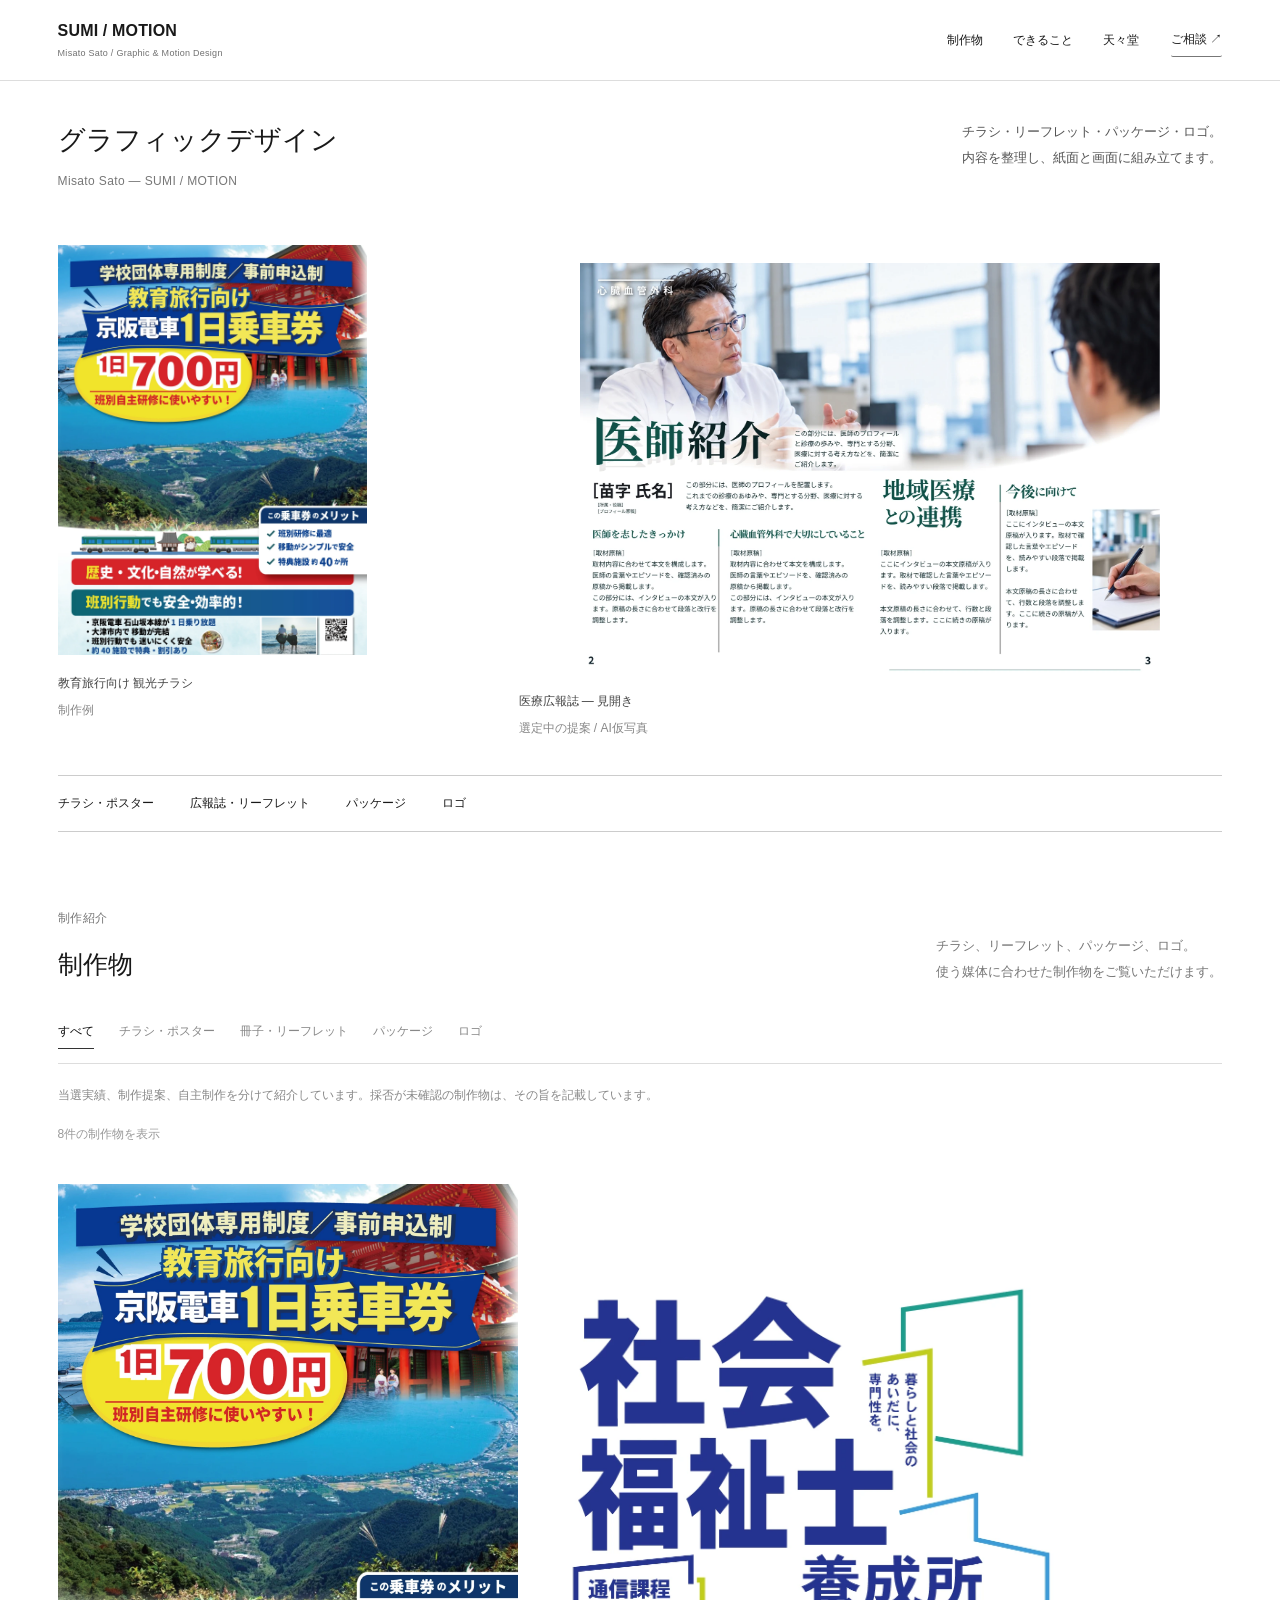
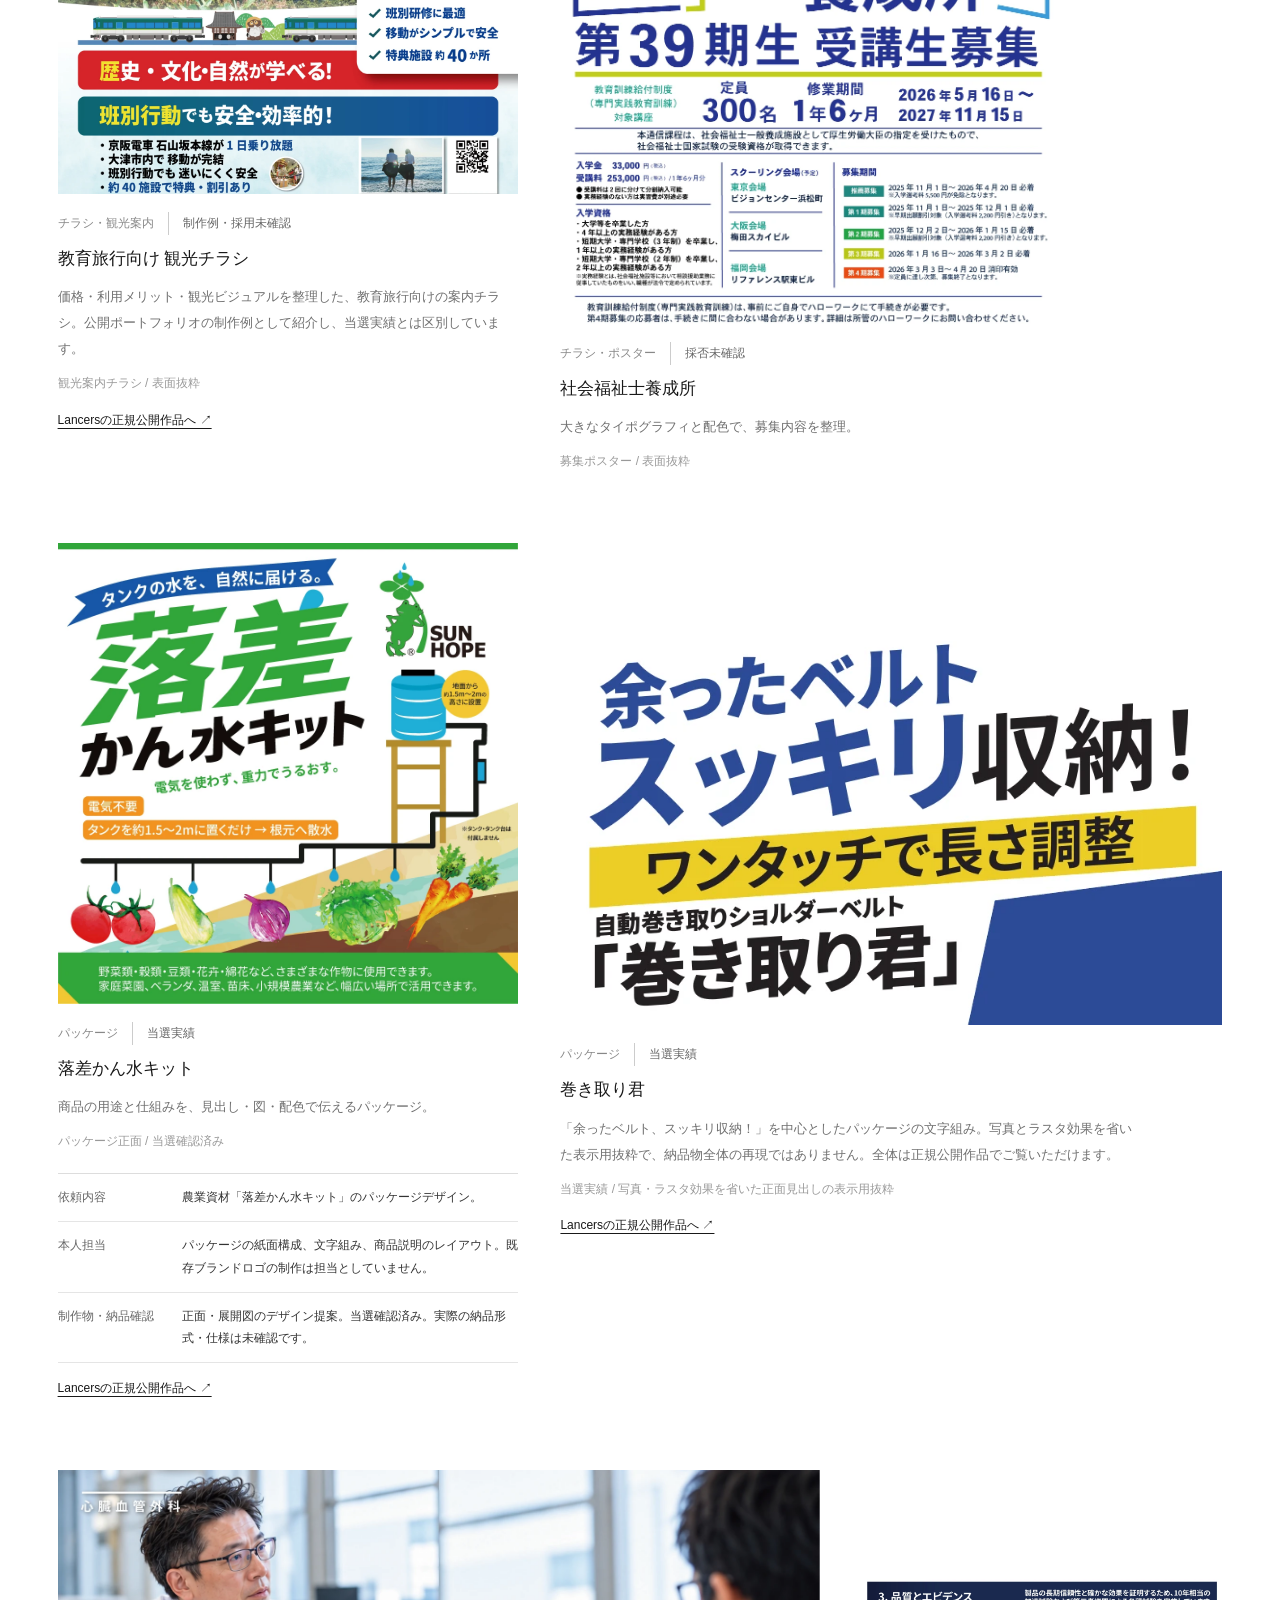
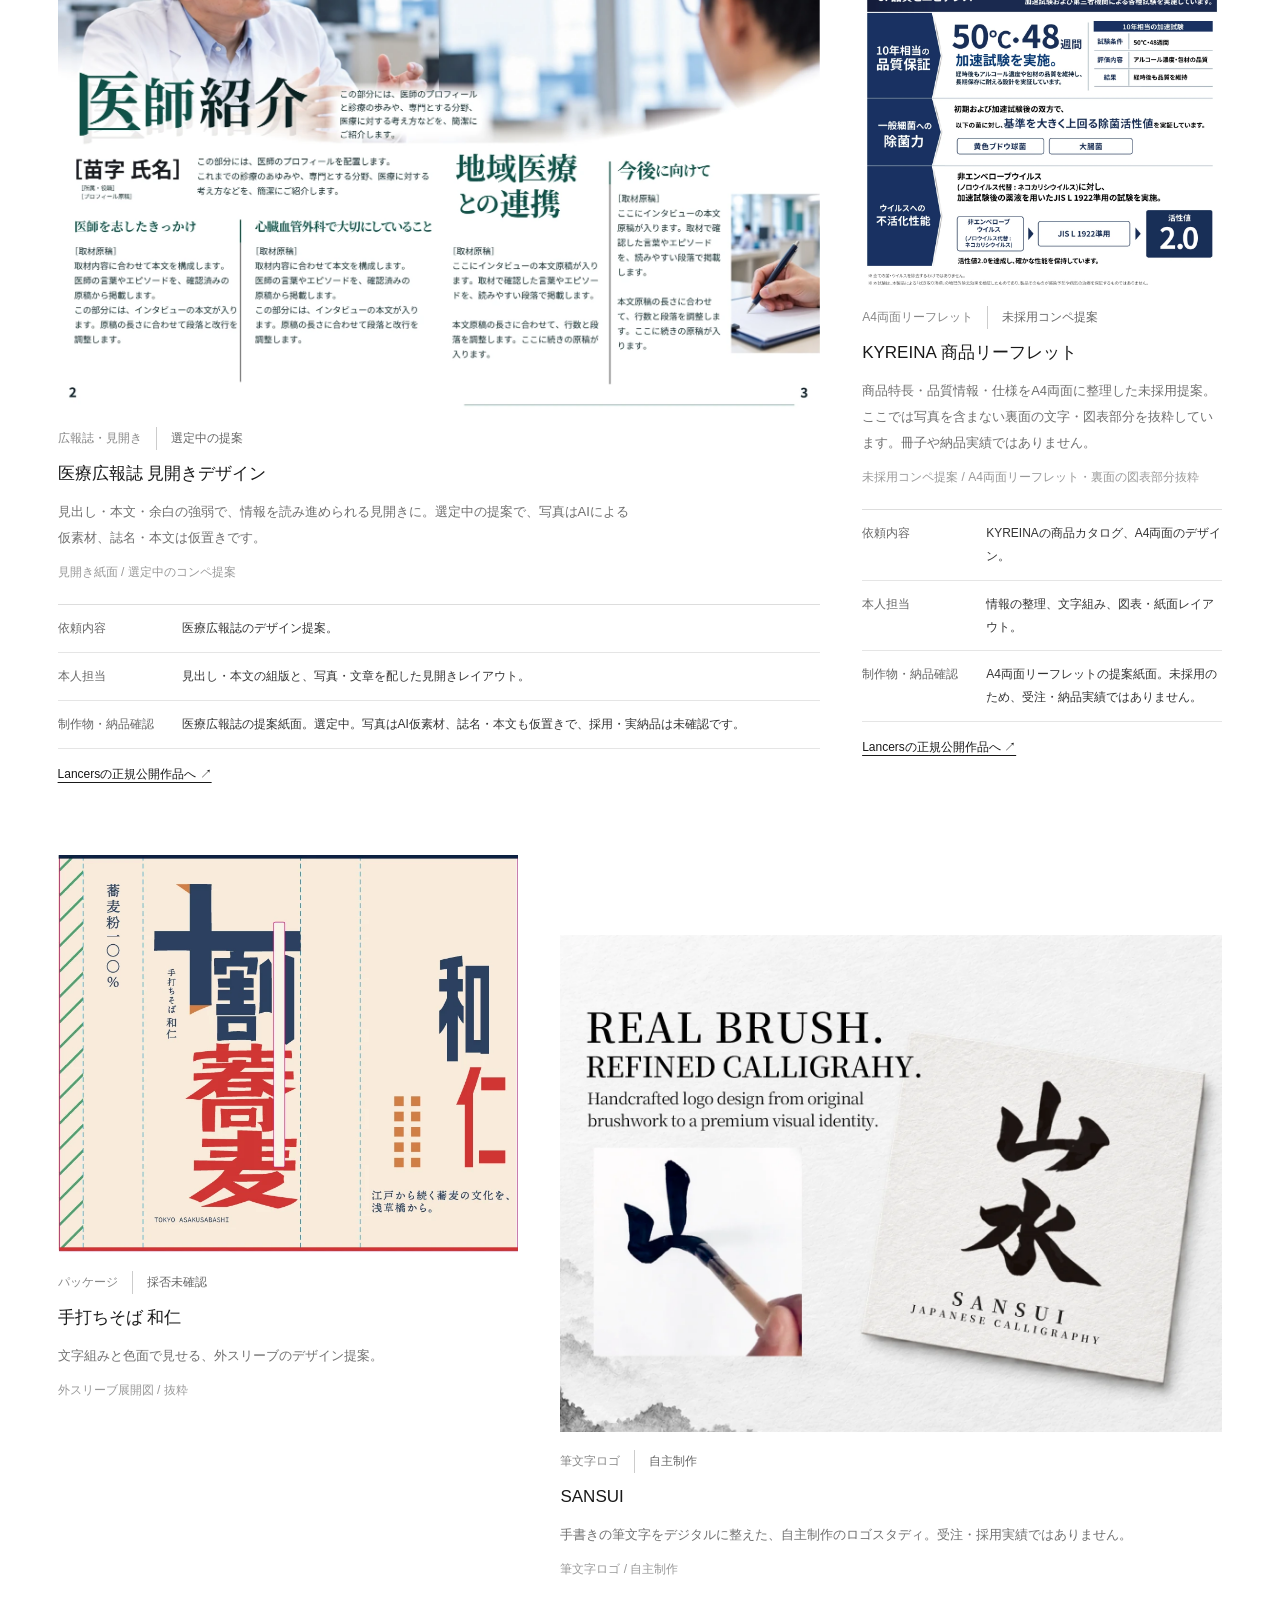
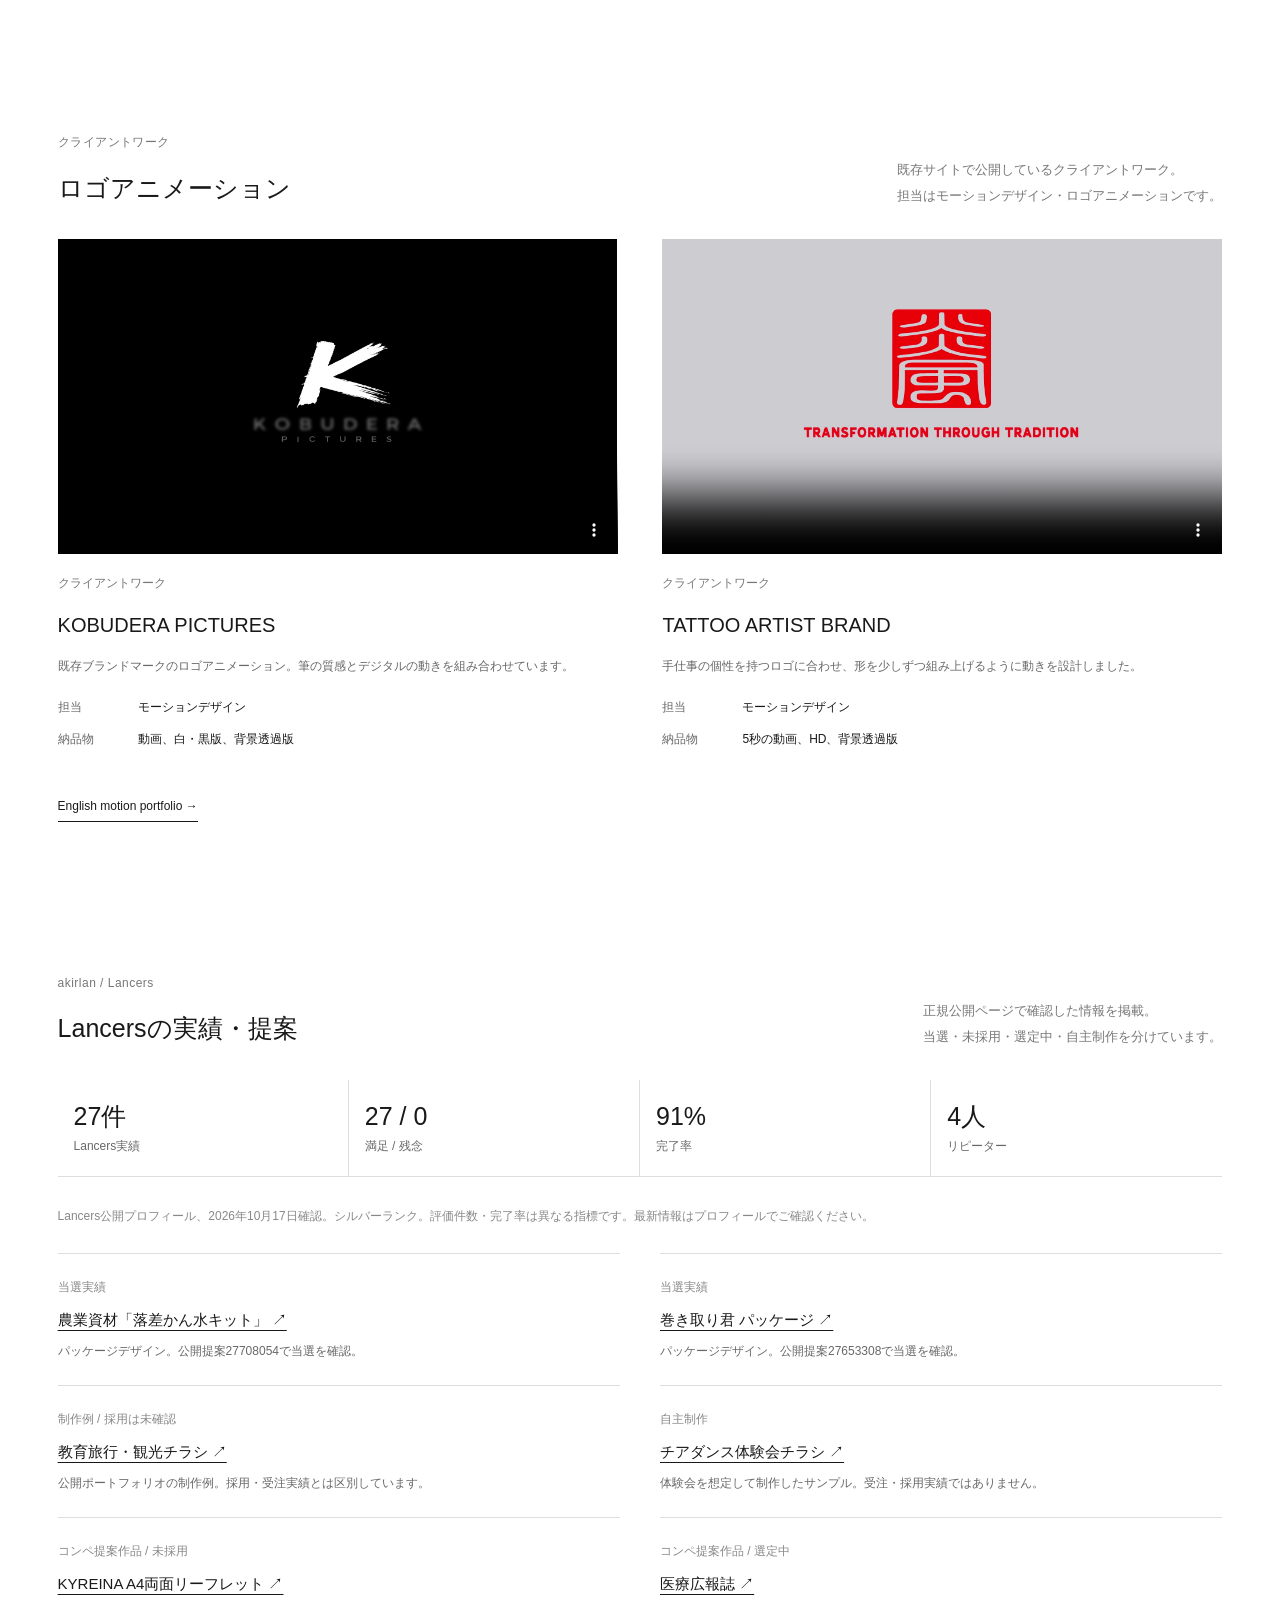
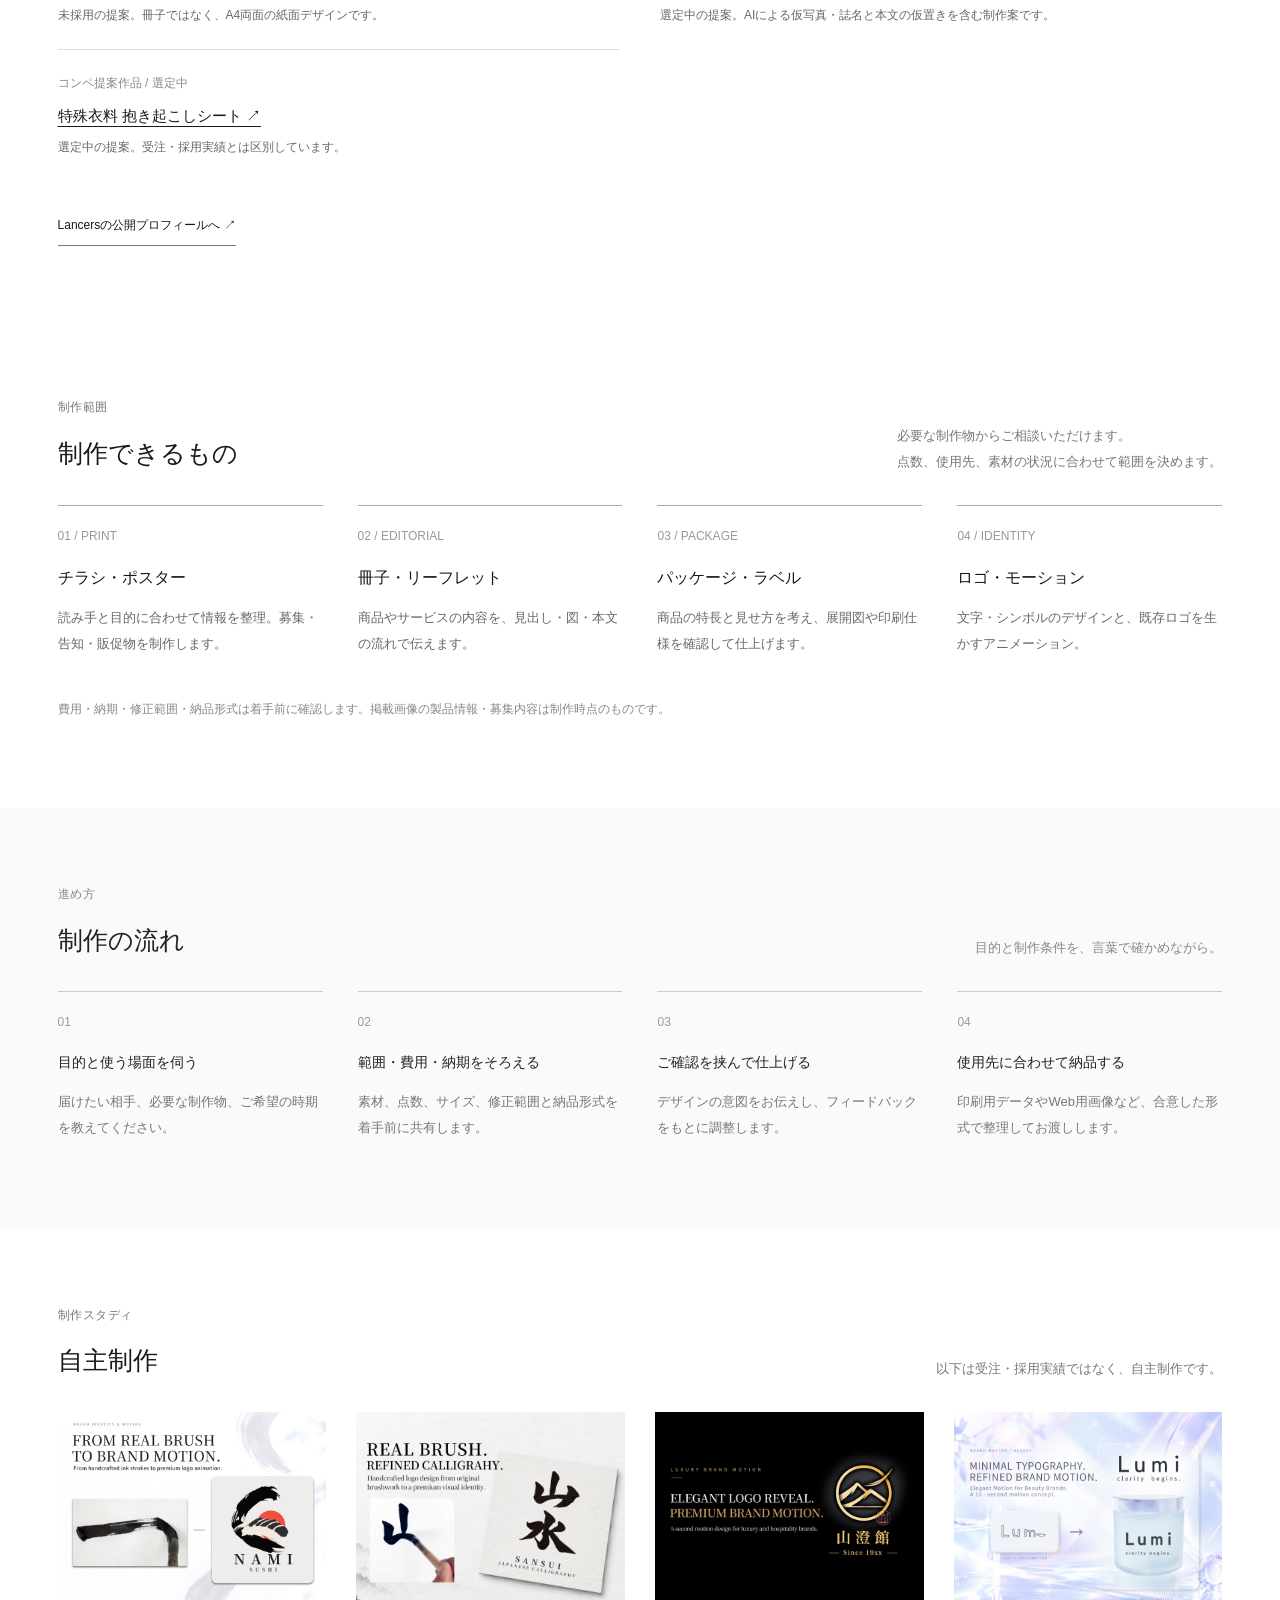
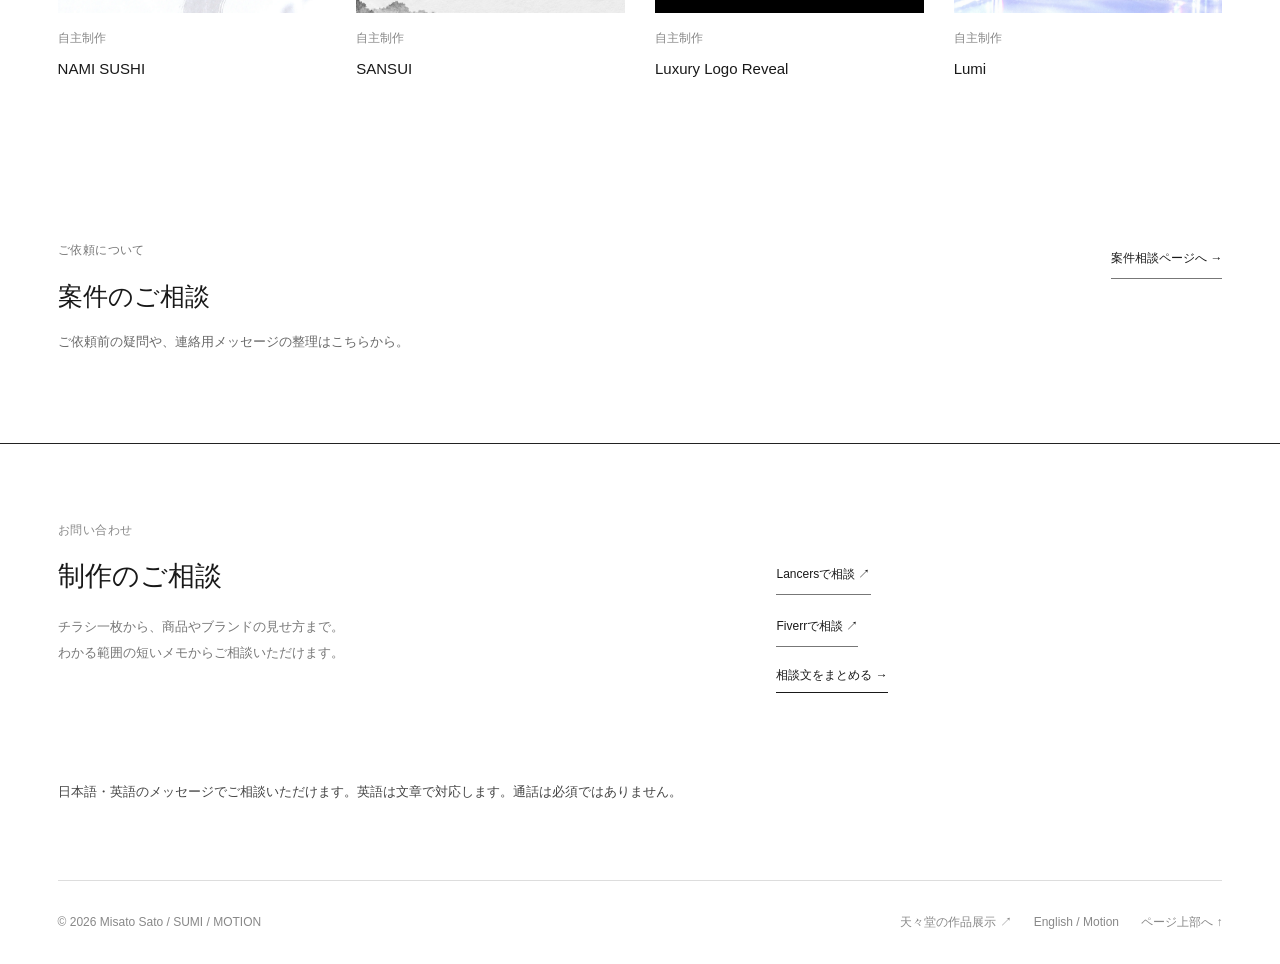
<file: index.html>
<!doctype html><html lang="ja"><head><meta charset="utf-8"><meta name="viewport" content="width=device-width,initial-scale=1"><title>SUMI / MOTION｜グラフィックデザイン</title><meta name="description" content="チラシ・ポスター、冊子・リーフレット、パッケージ、ロゴ・モーションの制作相談。SUMI / MOTIONの制作紹介。"><meta name="theme-color" content="#f5f3ed"><link rel="stylesheet" href="assets/dtp-site.css"><link rel="stylesheet" href="assets/editorial.css"><script src="assets/shared-gallery-v4.js" defer></script><link rel="stylesheet" href="assets/final-v4.css"><link rel="canonical" href="https://sumilogomotion-pixel.github.io/portfolio.github.io/"><meta property="og:type" content="website"><meta property="og:locale" content="ja_JP"><meta property="og:title" content="SUMI / MOTION｜グラフィックデザイン"><meta property="og:description" content="チラシ・ポスター、冊子・リーフレット、パッケージ、ロゴ・モーションの制作相談。SUMI / MOTIONの制作紹介。"><meta property="og:url" content="https://sumilogomotion-pixel.github.io/portfolio.github.io/"><meta property="og:image" content="https://sumilogomotion-pixel.github.io/portfolio.github.io/assets/og-portfolio.jpg"><meta name="twitter:card" content="summary_large_image"></head><body><a class="skip" href="#main">本文へ移動</a><header class="site-header"><nav class="container header-nav" aria-label="メインナビゲーション"><a class="brand" href="index.html">SUMI / MOTION<small>Misato Sato / Graphic & Motion Design</small></a><div class="primary-nav"><a href="#works">制作物</a><a href="#services">できること</a><a href="art/index.html">天々堂</a></div><a class="header-contact" href="#contact">ご相談 ↗</a></nav></header><main id="main"><div id="top"></div><section class="hero"><div class="container"><div class="editorial-intro"><div><h1>グラフィックデザイン</h1><p class="designer-name">Misato Sato — SUMI / MOTION</p></div><p>チラシ・リーフレット・パッケージ・ロゴ。<br>内容を整理し、紙面と画面に組み立てます。</p></div><div class="editorial-feature"><figure><a href="assets/graphic/full/travel.webp" data-art-title="教育旅行向け 観光チラシ" data-art-note="公開ポートフォリオの制作例。採用は未確認です。"><img src="assets/graphic/travel.webp" alt="教育旅行向け観光チラシの制作例" width="1275" height="1800" fetchpriority="high"></a><figcaption>教育旅行向け 観光チラシ <span>制作例</span></figcaption></figure><figure><a href="assets/graphic/full/medical.webp" data-art-title="医療広報誌 見開きデザイン" data-art-note="選定中のコンペ提案。写真はAI仮素材、誌名・本文は仮置きです。"><img src="assets/graphic/medical.webp" alt="医療広報誌の見開き提案。AI仮写真と仮原稿を含む" width="1600" height="1130" fetchpriority="high"></a><figcaption>医療広報誌 — 見開き <span>選定中の提案 / AI仮写真</span></figcaption></figure></div><nav class="category-jump" aria-label="制作カテゴリ"><a href="?category=flyer#works" data-jump-filter="flyer">チラシ・ポスター</a><a href="?category=booklet#works" data-jump-filter="booklet">広報誌・リーフレット</a><a href="?category=package#works" data-jump-filter="package">パッケージ</a><a href="?category=logo#works" data-jump-filter="logo">ロゴ</a></nav></div></section><section class="section" id="works"><div class="container"><div class="section-title"><div><p class="eyebrow">制作紹介</p><h2>制作物</h2></div><p>チラシ、リーフレット、パッケージ、ロゴ。<br>使う媒体に合わせた制作物をご覧いただけます。</p></div><nav class="work-filters" aria-label="制作物の種類"><button type="button" data-filter="all" aria-pressed="true">すべて</button><button type="button" data-filter="flyer" aria-pressed="false">チラシ・ポスター</button><button type="button" data-filter="booklet" aria-pressed="false">冊子・リーフレット</button><button type="button" data-filter="package" aria-pressed="false">パッケージ</button><button type="button" data-filter="logo" aria-pressed="false">ロゴ</button></nav><p class="review-note">当選実績、制作提案、自主制作を分けて紹介しています。採否が未確認の制作物は、その旨を記載しています。</p><p class="filter-status" role="status" aria-live="polite">8件の制作物を表示</p><div class="work-grid"><article class="work-card" data-category="flyer" id="work-travel"><a class="work-image" href="assets/graphic/full/travel.webp" data-art-title="教育旅行向け 観光チラシ" data-art-note="価格・利用メリット・観光ビジュアルを整理した、教育旅行向けの案内チラシ。公開ポートフォリオの制作例として紹介し、当選実績とは区別しています。" aria-label="教育旅行向け 観光チラシの表示用画像を拡大"><img src="assets/graphic/travel.webp" alt="教育旅行向け 観光チラシ：観光案内チラシ / 表面抜粋" width="1360" height="1800" loading="lazy"></a><div class="card-meta"><span>チラシ・観光案内</span><span class="pending">制作例・採用未確認</span></div><h3>教育旅行向け 観光チラシ</h3><p>価格・利用メリット・観光ビジュアルを整理した、教育旅行向けの案内チラシ。公開ポートフォリオの制作例として紹介し、当選実績とは区別しています。</p><small>観光案内チラシ / 表面抜粋</small><a class="work-source" href="https://www.lancers.jp/profile/akirlan/portfolio_popup/719751" target="_blank" rel="noopener noreferrer">Lancersの正規公開作品へ ↗</a></article><article class="work-card" data-category="flyer" id="work-welfare"><a class="work-image" href="assets/graphic/full/welfare.webp" data-art-title="社会福祉士養成所" data-art-note="大きなタイポグラフィと配色で、募集内容を整理。" aria-label="社会福祉士養成所の表示用画像を拡大"><img src="assets/graphic/welfare.webp" alt="社会福祉士養成所：募集ポスター / 表面抜粋" width="1032" height="1329" loading="lazy"></a><div class="card-meta"><span>チラシ・ポスター</span><span class="pending">採否未確認</span></div><h3>社会福祉士養成所</h3><p>大きなタイポグラフィと配色で、募集内容を整理。</p><small>募集ポスター / 表面抜粋</small></article><article class="work-card" data-category="package" id="work-irrigation"><a class="work-image" href="assets/graphic/full/irrigation.webp" data-art-title="落差かん水キット" data-art-note="商品の用途と仕組みを、見出し・図・配色で伝えるパッケージ。" aria-label="落差かん水キットの表示用画像を拡大"><img src="assets/graphic/irrigation.webp" alt="落差かん水キット：パッケージ正面 / 当選確認済み" width="1024" height="1024" loading="lazy"></a><div class="card-meta"><span>パッケージ</span><span class="pending">当選実績</span></div><h3>落差かん水キット</h3><p>商品の用途と仕組みを、見出し・図・配色で伝えるパッケージ。</p><small>パッケージ正面 / 当選確認済み</small><dl class="case-facts"><div><dt>依頼内容</dt><dd>農業資材「落差かん水キット」のパッケージデザイン。</dd></div><div><dt>本人担当</dt><dd>パッケージの紙面構成、文字組み、商品説明のレイアウト。既存ブランドロゴの制作は担当としていません。</dd></div><div><dt>制作物・納品確認</dt><dd>正面・展開図のデザイン提案。当選確認済み。実際の納品形式・仕様は未確認です。</dd></div></dl><a class="work-source" href="https://www.lancers.jp/work/proposal/27708054" target="_blank" rel="noopener noreferrer">Lancersの正規公開作品へ ↗</a></article><article class="work-card" data-category="package" id="work-belt"><a class="work-image" href="assets/graphic/full/belt.webp" data-art-title="巻き取り君" data-art-note="「余ったベルト、スッキリ収納！」を中心としたパッケージの文字組み。写真とラスタ効果を省いた表示用抜粋で、納品物全体の再現ではありません。全体は正規公開作品でご覧いただけます。" aria-label="巻き取り君の表示用画像を拡大"><img src="assets/graphic/belt.webp" alt="巻き取り君：当選実績 / 写真・ラスタ効果を省いた正面見出しの表示用抜粋" width="817" height="490" loading="lazy"></a><div class="card-meta"><span>パッケージ</span><span class="pending">当選実績</span></div><h3>巻き取り君</h3><p>「余ったベルト、スッキリ収納！」を中心としたパッケージの文字組み。写真とラスタ効果を省いた表示用抜粋で、納品物全体の再現ではありません。全体は正規公開作品でご覧いただけます。</p><small>当選実績 / 写真・ラスタ効果を省いた正面見出しの表示用抜粋</small><a class="work-source" href="https://www.lancers.jp/work/proposal/27653308" target="_blank" rel="noopener noreferrer">Lancersの正規公開作品へ ↗</a></article><article class="work-card" data-category="booklet" id="work-medical"><a class="work-image" href="assets/graphic/full/medical.webp" data-art-title="医療広報誌 見開きデザイン" data-art-note="見出し・本文・余白の強弱で、情報を読み進められる見開きに。選定中の提案で、写真はAIによる仮素材、誌名・本文は仮置きです。" aria-label="医療広報誌 見開きデザインの表示用画像を拡大"><img src="assets/graphic/medical.webp" alt="医療広報誌 見開きデザイン：見開き紙面 / 選定中のコンペ提案" width="1600" height="1131" loading="lazy"></a><div class="card-meta"><span>広報誌・見開き</span><span class="pending">選定中の提案</span></div><h3>医療広報誌 見開きデザイン</h3><p>見出し・本文・余白の強弱で、情報を読み進められる見開きに。選定中の提案で、写真はAIによる仮素材、誌名・本文は仮置きです。</p><small>見開き紙面 / 選定中のコンペ提案</small><dl class="case-facts"><div><dt>依頼内容</dt><dd>医療広報誌のデザイン提案。</dd></div><div><dt>本人担当</dt><dd>見出し・本文の組版と、写真・文章を配した見開きレイアウト。</dd></div><div><dt>制作物・納品確認</dt><dd>医療広報誌の提案紙面。選定中。写真はAI仮素材、誌名・本文も仮置きで、採用・実納品は未確認です。</dd></div></dl><a class="work-source" href="https://www.lancers.jp/work/proposal/28013158" target="_blank" rel="noopener noreferrer">Lancersの正規公開作品へ ↗</a></article><article class="work-card" data-category="booklet" id="work-kyreina"><a class="work-image" href="assets/graphic/full/kyreina.webp" data-art-title="KYREINA 商品リーフレット" data-art-note="商品特長・品質情報・仕様をA4両面に整理した未採用提案。ここでは写真を含まない裏面の文字・図表部分を抜粋しています。冊子や納品実績ではありません。" aria-label="KYREINA 商品リーフレットの表示用画像を拡大"><img src="assets/graphic/kyreina.webp" alt="KYREINA 商品リーフレット：未採用コンペ提案 / A4両面リーフレット・裏面の図表部分抜粋" width="1190" height="1050" loading="lazy"></a><div class="card-meta"><span>A4両面リーフレット</span><span class="pending">未採用コンペ提案</span></div><h3>KYREINA 商品リーフレット</h3><p>商品特長・品質情報・仕様をA4両面に整理した未採用提案。ここでは写真を含まない裏面の文字・図表部分を抜粋しています。冊子や納品実績ではありません。</p><small>未採用コンペ提案 / A4両面リーフレット・裏面の図表部分抜粋</small><dl class="case-facts"><div><dt>依頼内容</dt><dd>KYREINAの商品カタログ、A4両面のデザイン。</dd></div><div><dt>本人担当</dt><dd>情報の整理、文字組み、図表・紙面レイアウト。</dd></div><div><dt>制作物・納品確認</dt><dd>A4両面リーフレットの提案紙面。未採用のため、受注・納品実績ではありません。</dd></div></dl><a class="work-source" href="https://www.lancers.jp/work/proposal/27877706" target="_blank" rel="noopener noreferrer">Lancersの正規公開作品へ ↗</a></article><article class="work-card" data-category="package" id="work-soba"><a class="work-image" href="assets/graphic/full/soba.webp" data-art-title="手打ちそば 和仁" data-art-note="文字組みと色面で見せる、外スリーブのデザイン提案。" aria-label="手打ちそば 和仁の表示用画像を拡大"><img src="assets/graphic/soba.webp" alt="手打ちそば 和仁：外スリーブ展開図 / 抜粋" width="828" height="714" loading="lazy"></a><div class="card-meta"><span>パッケージ</span><span class="pending">採否未確認</span></div><h3>手打ちそば 和仁</h3><p>文字組みと色面で見せる、外スリーブのデザイン提案。</p><small>外スリーブ展開図 / 抜粋</small></article><article class="work-card" data-category="logo" id="work-sansui"><a class="work-image" href="assets/graphic/full/sansui.webp" data-art-title="SANSUI" data-art-note="手書きの筆文字をデジタルに整えた、自主制作のロゴスタディ。受注・採用実績ではありません。" aria-label="SANSUIの表示用画像を拡大"><img src="assets/sansui.webp" alt="SANSUI：筆文字ロゴ / 自主制作" width="1440" height="1080" loading="lazy"></a><div class="card-meta"><span>筆文字ロゴ</span><span class="pending">自主制作</span></div><h3>SANSUI</h3><p>手書きの筆文字をデジタルに整えた、自主制作のロゴスタディ。受注・採用実績ではありません。</p><small>筆文字ロゴ / 自主制作</small></article></div></div></section><section class="section motion-section" id="motion"><div class="container"><div class="section-title"><div><p class="eyebrow">クライアントワーク</p><h2>ロゴアニメーション</h2></div><p>既存サイトで公開しているクライアントワーク。<br>担当はモーションデザイン・ロゴアニメーションです。</p></div><div class="motion-grid"><article><video controls playsinline preload="none" poster="assets/kobudera-poster.jpg" aria-label="KOBUDERA PICTURESのロゴアニメーション"><source src="assets/kobudera.mp4" type="video/mp4"></video><span class="case-type">クライアントワーク</span><h3>KOBUDERA PICTURES</h3><p>既存ブランドマークのロゴアニメーション。筆の質感とデジタルの動きを組み合わせています。</p><dl><dt>担当</dt><dd>モーションデザイン</dd><dt>納品物</dt><dd>動画、白・黒版、背景透過版</dd></dl></article><article><video controls playsinline preload="none" poster="assets/tattoo-brand-poster.jpg" aria-label="TATTOO ARTIST BRANDのロゴアニメーション"><source src="assets/tattoo-brand.mp4" type="video/mp4"></video><span class="case-type">クライアントワーク</span><h3>TATTOO ARTIST BRAND</h3><p>手仕事の個性を持つロゴに合わせ、形を少しずつ組み上げるように動きを設計しました。</p><dl><dt>担当</dt><dd>モーションデザイン</dd><dt>納品物</dt><dd>5秒の動画、HD、背景透過版</dd></dl></article></div><a class="text-link" href="motion.html">English motion portfolio →</a></div></section><section class="section platform-section" id="lancers"><div class="container"><div class="section-title"><div><p class="eyebrow">akirlan / Lancers</p><h2>Lancersの実績・提案</h2></div><p>正規公開ページで確認した情報を掲載。<br>当選・未採用・選定中・自主制作を分けています。</p></div><div class="profile-stats"><div><b>27件</b><span>Lancers実績</span></div><div><b>27 / 0</b><span>満足 / 残念</span></div><div><b>91%</b><span>完了率</span></div><div><b>4人</b><span>リピーター</span></div></div><p class="small-note">Lancers公開プロフィール、2026年10月17日確認。シルバーランク。評価件数・完了率は異なる指標です。最新情報はプロフィールでご確認ください。</p><div class="proof-records"><article class="record-item"><span>当選実績</span><a href="https://www.lancers.jp/work/proposal/27708054" target="_blank" rel="noopener noreferrer">農業資材「落差かん水キット」 ↗</a><p>パッケージデザイン。公開提案27708054で当選を確認。</p></article><article class="record-item"><span>当選実績</span><a href="https://www.lancers.jp/work/proposal/27653308" target="_blank" rel="noopener noreferrer">巻き取り君 パッケージ ↗</a><p>パッケージデザイン。公開提案27653308で当選を確認。</p></article><article class="record-item"><span>制作例 / 採用は未確認</span><a href="https://www.lancers.jp/profile/akirlan/portfolio_popup/719751" target="_blank" rel="noopener noreferrer">教育旅行・観光チラシ ↗</a><p>公開ポートフォリオの制作例。採用・受注実績とは区別しています。</p></article><article class="record-item"><span>自主制作</span><a href="https://www.lancers.jp/profile/akirlan/portfolio_popup/719752" target="_blank" rel="noopener noreferrer">チアダンス体験会チラシ ↗</a><p>体験会を想定して制作したサンプル。受注・採用実績ではありません。</p></article><article class="record-item"><span>コンペ提案作品 / 未採用</span><a href="https://www.lancers.jp/work/proposal/27877706" target="_blank" rel="noopener noreferrer">KYREINA A4両面リーフレット ↗</a><p>未採用の提案。冊子ではなく、A4両面の紙面デザインです。</p></article><article class="record-item"><span>コンペ提案作品 / 選定中</span><a href="https://www.lancers.jp/work/proposal/28013158" target="_blank" rel="noopener noreferrer">医療広報誌 ↗</a><p>選定中の提案。AIによる仮写真・誌名と本文の仮置きを含む制作案です。</p></article><article class="record-item"><span>コンペ提案作品 / 選定中</span><a href="https://www.lancers.jp/work/proposal/28007384" target="_blank" rel="noopener noreferrer">特殊衣料 抱き起こしシート ↗</a><p>選定中の提案。受注・採用実績とは区別しています。</p></article></div><a class="button dark" href="https://www.lancers.jp/profile/akirlan" target="_blank" rel="noopener noreferrer">Lancersの公開プロフィールへ ↗</a></div></section><section class="section" id="services"><div class="container"><div class="section-title"><div><p class="eyebrow">制作範囲</p><h2>制作できるもの</h2></div><p>必要な制作物からご相談いただけます。<br>点数、使用先、素材の状況に合わせて範囲を決めます。</p></div><div class="service-grid"><article><span>01 / PRINT</span><h3>チラシ・ポスター</h3><p>読み手と目的に合わせて情報を整理。募集・告知・販促物を制作します。</p></article><article><span>02 / EDITORIAL</span><h3>冊子・リーフレット</h3><p>商品やサービスの内容を、見出し・図・本文の流れで伝えます。</p></article><article><span>03 / PACKAGE</span><h3>パッケージ・ラベル</h3><p>商品の特長と見せ方を考え、展開図や印刷仕様を確認して仕上げます。</p></article><article><span>04 / IDENTITY</span><h3>ロゴ・モーション</h3><p>文字・シンボルのデザインと、既存ロゴを生かすアニメーション。</p></article></div><p class="small-note">費用・納期・修正範囲・納品形式は着手前に確認します。掲載画像の製品情報・募集内容は制作時点のものです。</p></div></section><section class="section process-section" id="process"><div class="container"><div class="section-title"><div><p class="eyebrow">進め方</p><h2>制作の流れ</h2></div><p>目的と制作条件を、言葉で確かめながら。</p></div><ol class="process-list"><li><span>01</span><div><h3>目的と使う場面を伺う</h3><p>届けたい相手、必要な制作物、ご希望の時期を教えてください。</p></div></li><li><span>02</span><div><h3>範囲・費用・納期をそろえる</h3><p>素材、点数、サイズ、修正範囲と納品形式を着手前に共有します。</p></div></li><li><span>03</span><div><h3>ご確認を挟んで仕上げる</h3><p>デザインの意図をお伝えし、フィードバックをもとに調整します。</p></div></li><li><span>04</span><div><h3>使用先に合わせて納品する</h3><p>印刷用データやWeb用画像など、合意した形式で整理してお渡しします。</p></div></li></ol></div></section><section class="section" id="concept-work"><div class="container"><div class="section-title"><div><p class="eyebrow">制作スタディ</p><h2>自主制作</h2></div><p>以下は受注・採用実績ではなく、自主制作です。</p></div><div class="concept-grid"><a href="motion.html#concept-work"><img src="assets/nami.webp" alt="NAMI SUSHIの自主制作" width="600" height="450" loading="lazy"><span>自主制作</span><h3>NAMI SUSHI</h3></a><a href="motion.html#concept-work"><img src="assets/sansui.webp" alt="SANSUIの自主制作" width="600" height="450" loading="lazy"><span>自主制作</span><h3>SANSUI</h3></a><a href="motion.html#concept-work"><img src="assets/luxury.webp" alt="Luxury Logo Revealの自主制作" width="600" height="450" loading="lazy"><span>自主制作</span><h3>Luxury Logo Reveal</h3></a><a href="motion.html#concept-work"><img src="assets/lumi.webp" alt="Lumiの自主制作" width="600" height="450" loading="lazy"><span>自主制作</span><h3>Lumi</h3></a></div></div></section><section class="section"><div class="container project-bridge"><div><p class="eyebrow">ご依頼について</p><h2>案件のご相談</h2><p>ご依頼前の疑問や、連絡用メッセージの整理はこちらから。</p></div><a class="button" href="projects.html#inquiry">案件相談ページへ →</a></div></section><section class="section contact-section" id="contact"><div class="container contact-layout"><div><p class="eyebrow">お問い合わせ</p><h2>制作のご相談</h2><p>チラシ一枚から、商品やブランドの見せ方まで。<br>わかる範囲の短いメモからご相談いただけます。</p></div><p class="communication-policy">日本語・英語のメッセージでご相談いただけます。英語は文章で対応します。通話は必須ではありません。</p><div class="contact-actions"><a class="button light" href="https://www.lancers.jp/profile/akirlan" target="_blank" rel="noopener noreferrer">Lancersで相談 ↗</a><a class="button light" href="https://www.fiverr.com/akirlan" target="_blank" rel="noopener noreferrer">Fiverrで相談 ↗</a><a class="text-link" href="projects.html#inquiry">相談文をまとめる →</a></div></div></section></main><footer class="site-footer container"><p>© 2026 Misato Sato / SUMI / MOTION</p><nav aria-label="フッターナビゲーション"><a href="art/index.html">天々堂の作品展示 ↗</a><a href="motion.html">English / Motion</a><a href="#top">ページ上部へ ↑</a></nav></footer><dialog id="artwork-dialog" aria-labelledby="artwork-title"><div class="artwork-toolbar"><h2 id="artwork-title"></h2><button type="button" id="close-artwork">閉じる ×</button></div><a id="artwork-original" class="original-image-link" href="#" target="_blank" rel="noopener noreferrer">原寸の表示用画像を別タブで開く ↗</a><img id="artwork-full" alt=""><p id="artwork-note"></p></dialog></body></html>
</file>
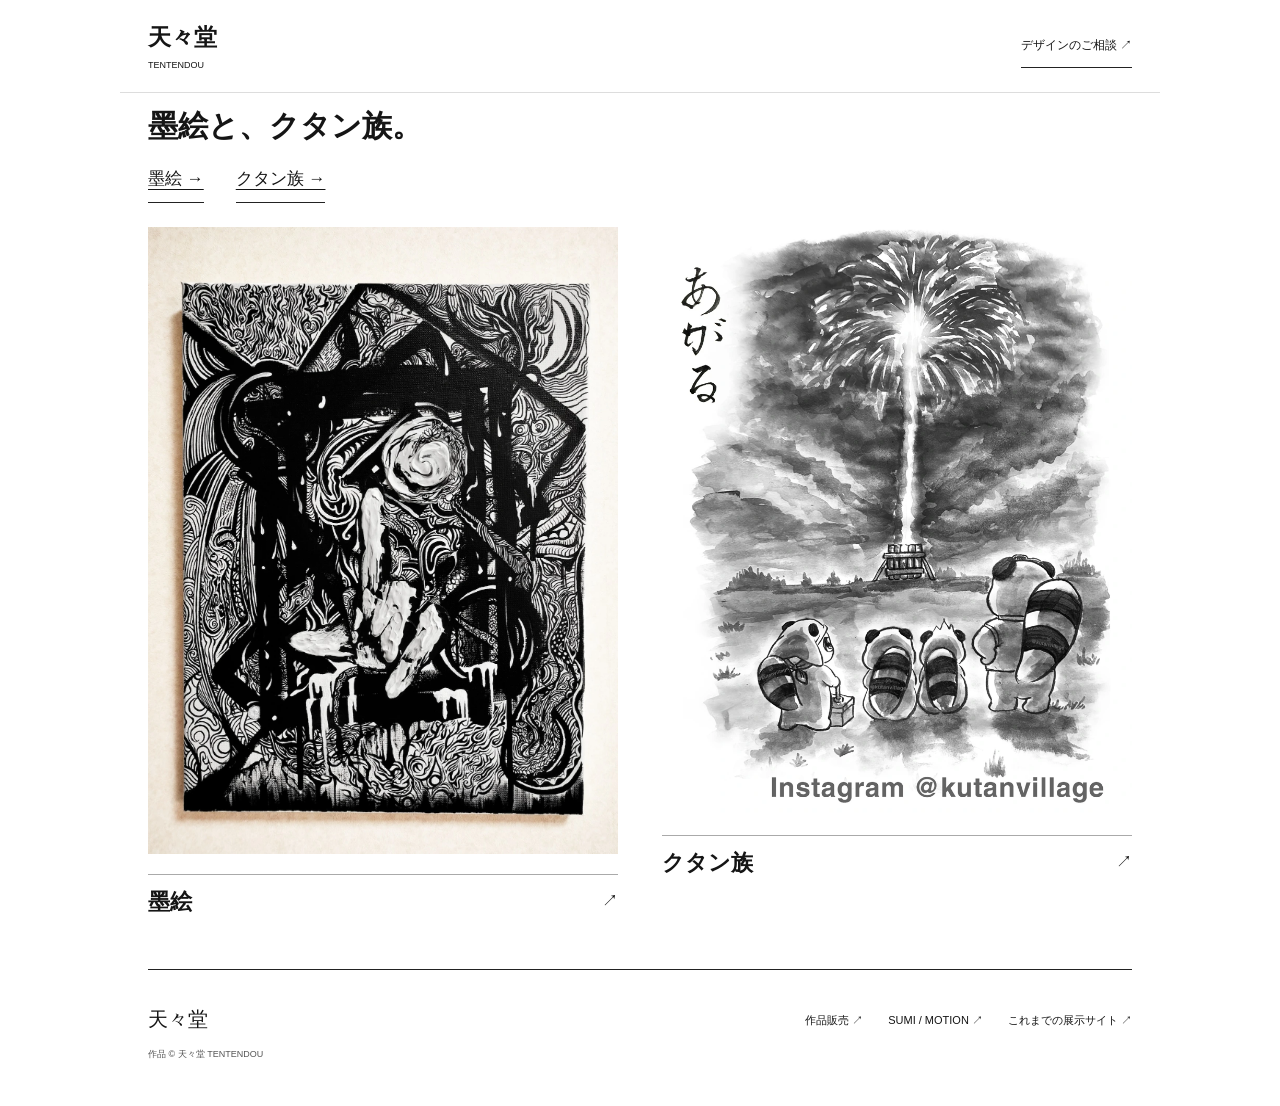
<file: art/index.html>
<!doctype html>
<html lang="ja"><head><meta charset="utf-8"><meta name="viewport" content="width=device-width,initial-scale=1">
<title>天々堂｜墨絵とクタン族の作品展示</title><meta name="description" content="天々堂の作品展示。墨絵の展示室と、クタン村のひとこまを描くクタン族。それぞれの世界へ。"><meta name="theme-color" content="#ffffff">
<link rel="stylesheet" href="./style.css?v=9"><link rel="canonical" href="https://sumilogomotion-pixel.github.io/portfolio.github.io/art/"><meta property="og:type" content="website"><meta property="og:locale" content="ja_JP"><meta property="og:title" content="天々堂｜墨絵とクタン族の作品展示"><meta property="og:description" content="天々堂の作品展示。墨絵の展示室と、クタン村のひとこまを描くクタン族。それぞれの世界へ。"><meta property="og:url" content="https://sumilogomotion-pixel.github.io/portfolio.github.io/art/"><meta property="og:image" content="https://sumilogomotion-pixel.github.io/portfolio.github.io/art/assets/gateway.webp"><meta name="twitter:card" content="summary_large_image"><meta name="robots" content="noindex"><link rel="stylesheet" href="overall-entry.css"></head>
<body class="art-home"><a class="skip" href="#worlds">展示を選ぶ</a><header><a class="brand" href="./index.html" aria-label="天々堂の展示トップ">天々堂<span>TENTENDOU</span></a><nav aria-label="メインナビゲーション"><a href="../projects.html">デザインのご相談 ↗</a></nav></header>
<main><div class="exhibition-intro"><h1>墨絵と、クタン族。</h1><nav class="world-jumps" aria-label="展示を選ぶ"><a href="./ink/index.html">墨絵 →</a><a href="./kutan/index.html">クタン族 →</a></nav></div><div class="worlds" id="worlds"><a class="world-card" href="./ink/index.html"><img src="./assets/gateway.webp" alt="墨絵 Gateway to Another World" fetchpriority="high" width="1280" height="1707" decoding="async"><div class="world-card-heading"><h2>墨絵</h2><span aria-hidden="true">↗</span></div></a><a class="world-card" href="./kutan/index.html"><img src="./assets/seasons/s02.webp" alt="クタン族の手描き作品 あがる" width="900" height="1125" decoding="async"><div class="world-card-heading"><h2>クタン族</h2><span aria-hidden="true">↗</span></div></a></div>
<footer><div><span class="footer-brand">天々堂</span><p>作品 © 天々堂 TENTENDOU</p></div><div class="footer-links"><a href="https://tentendou.official.ec/" target="_blank" rel="noopener noreferrer">作品販売 ↗</a><a href="../index.html">SUMI / MOTION ↗</a><a href="https://tentendou-art-worlds.beck-a.chatgpt.site/" target="_blank" rel="noopener noreferrer">これまでの展示サイト ↗</a></div></footer></main></body></html>
</file>
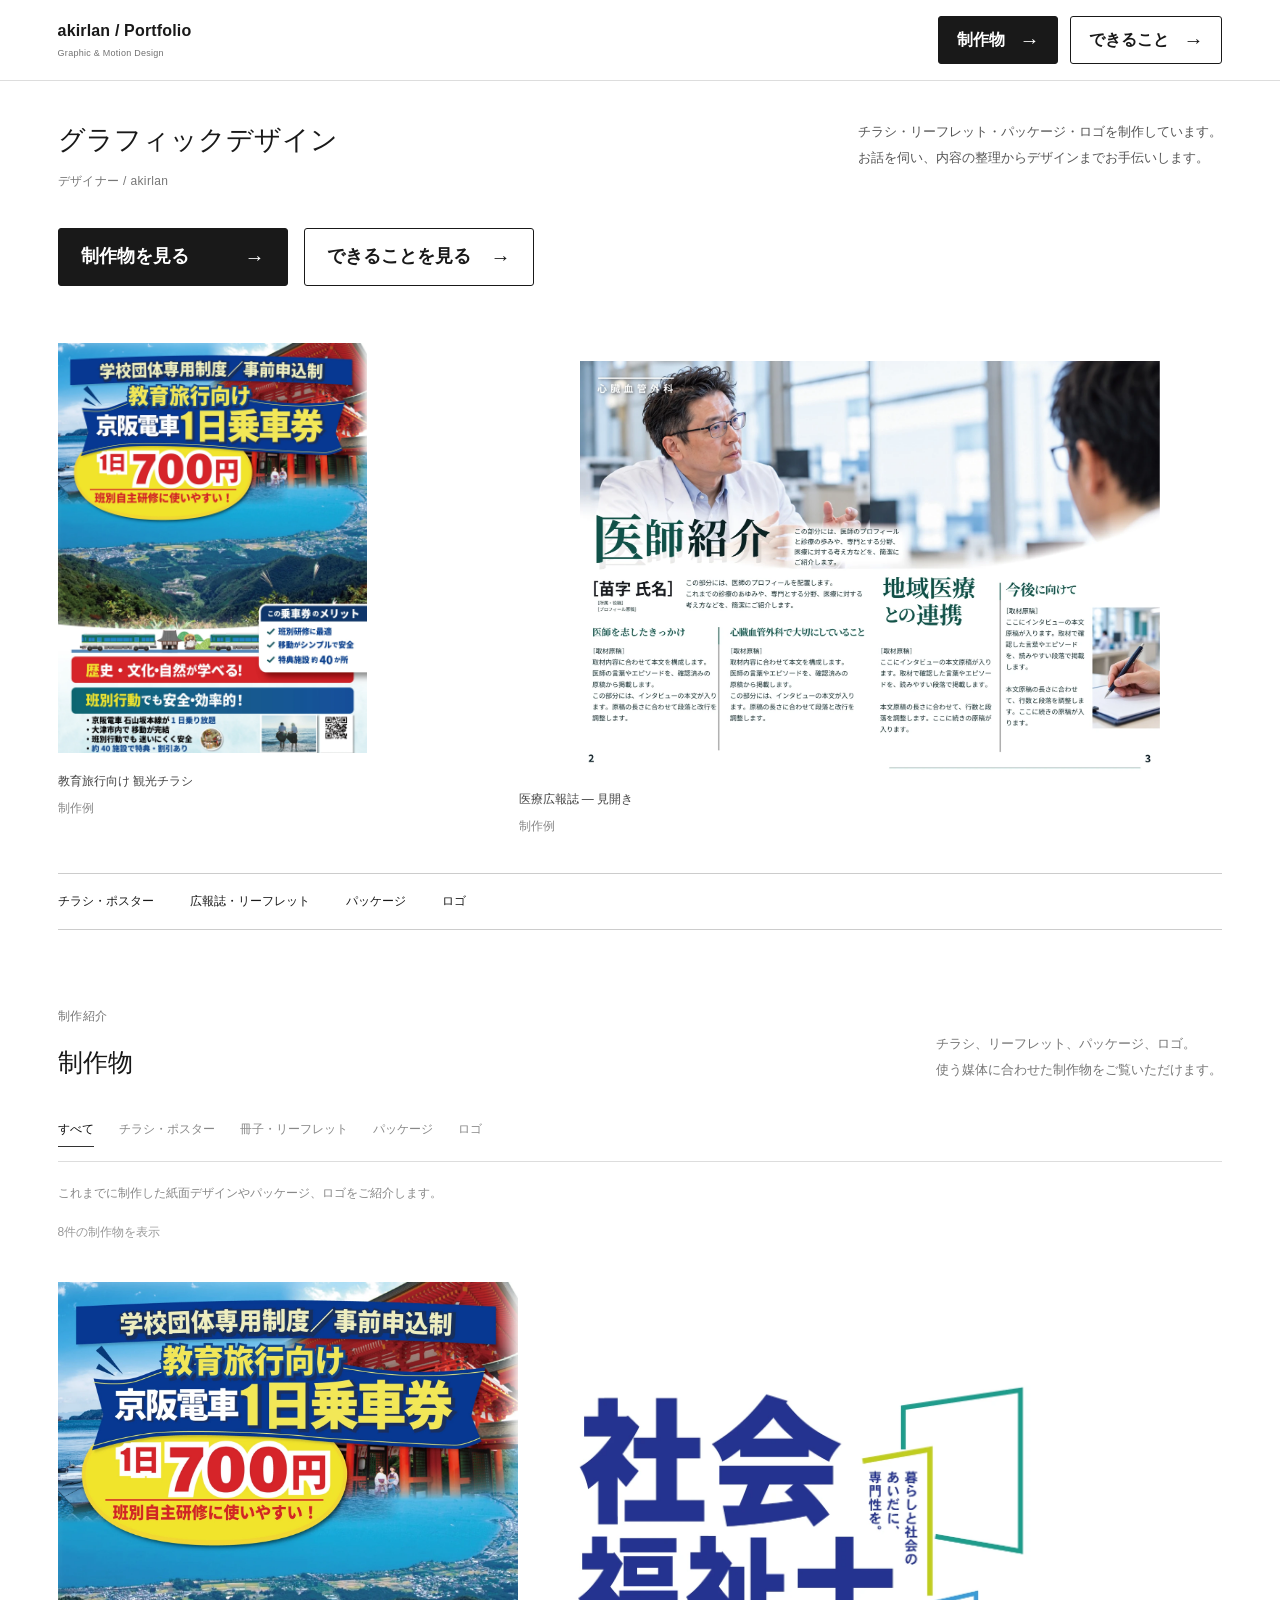
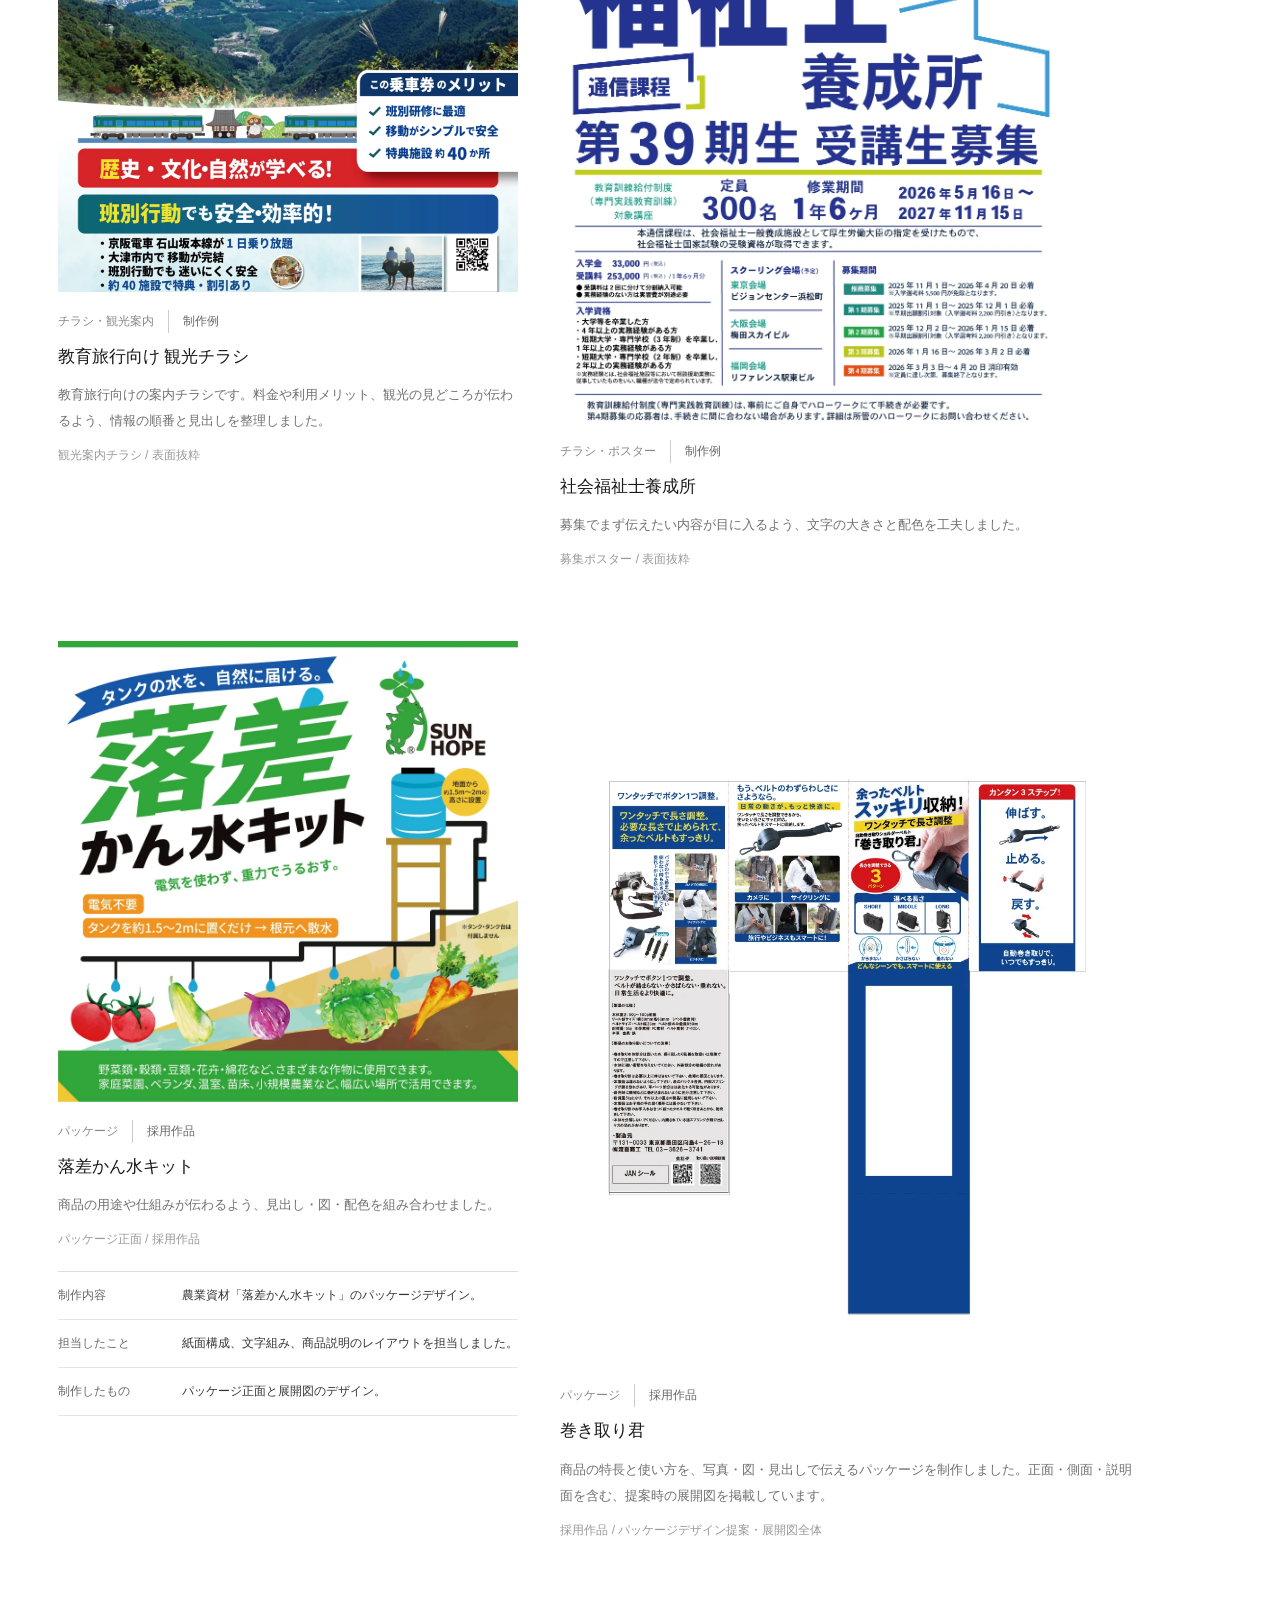
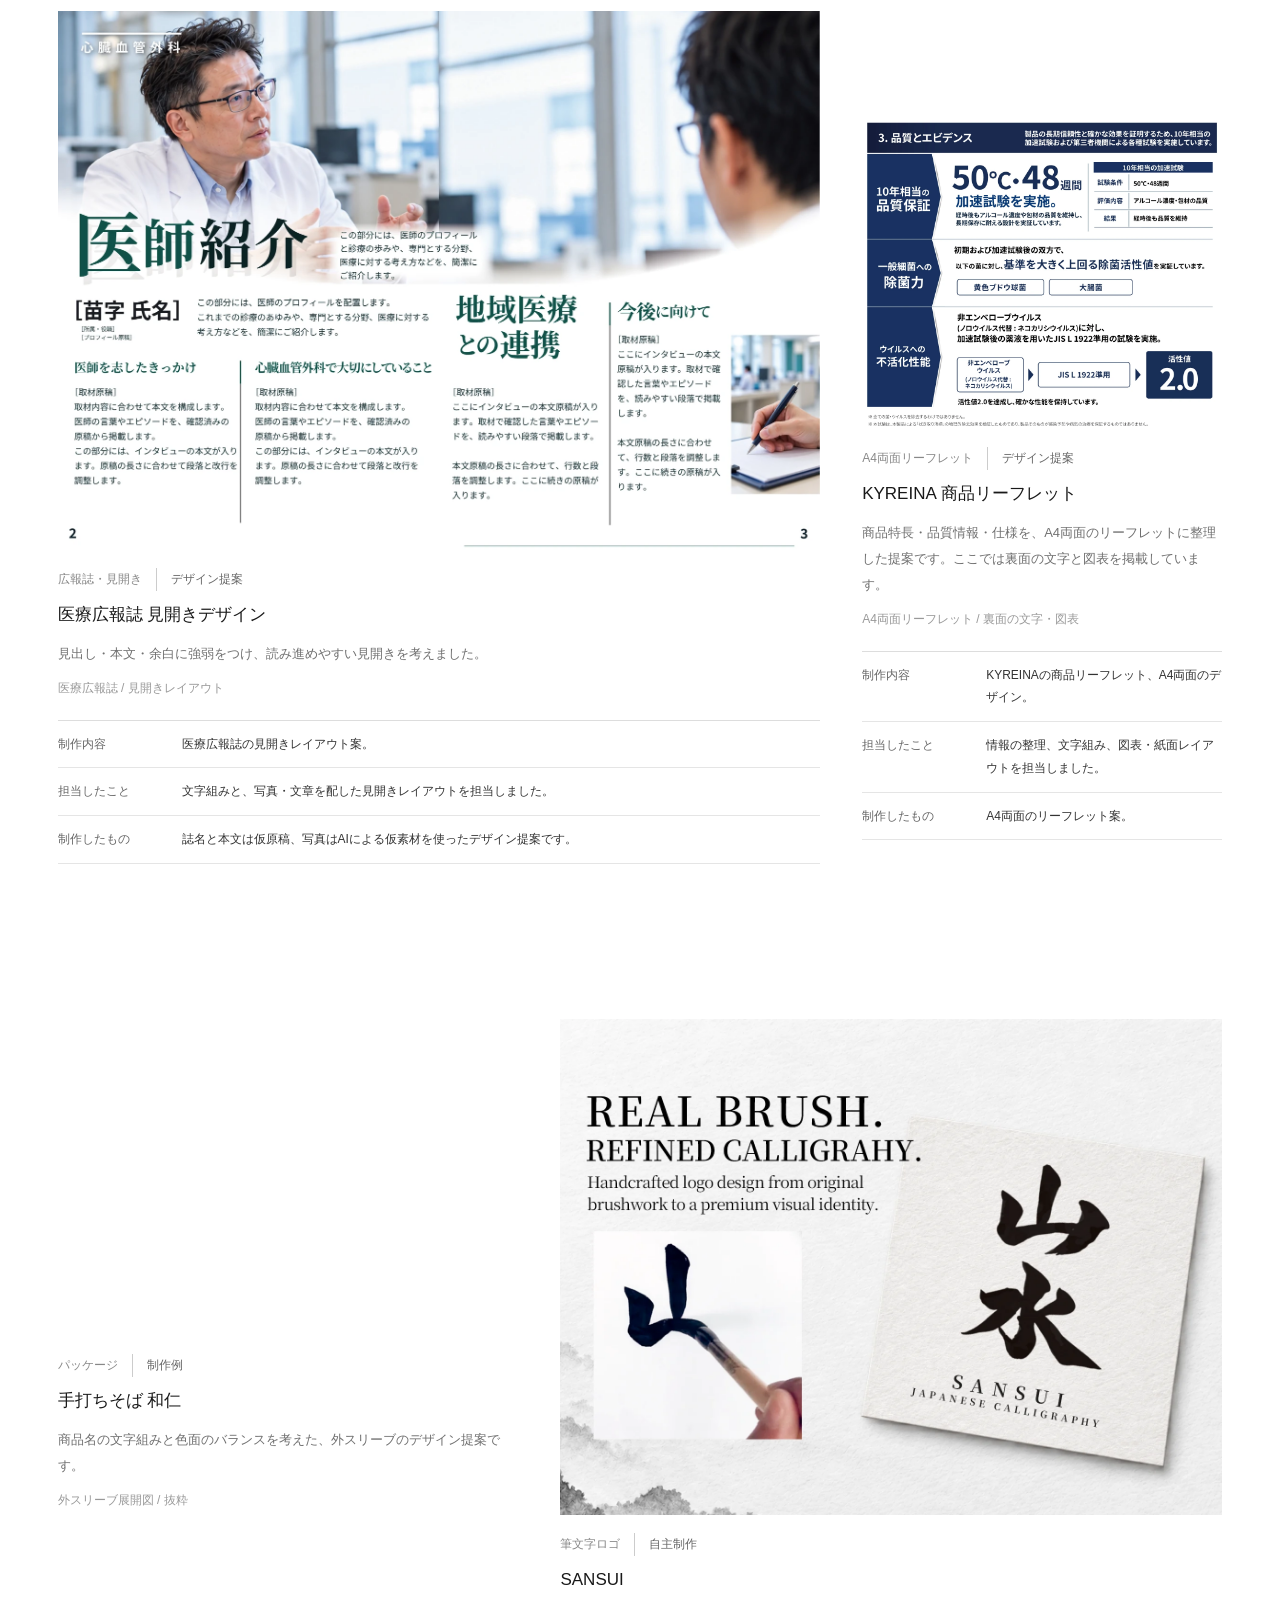
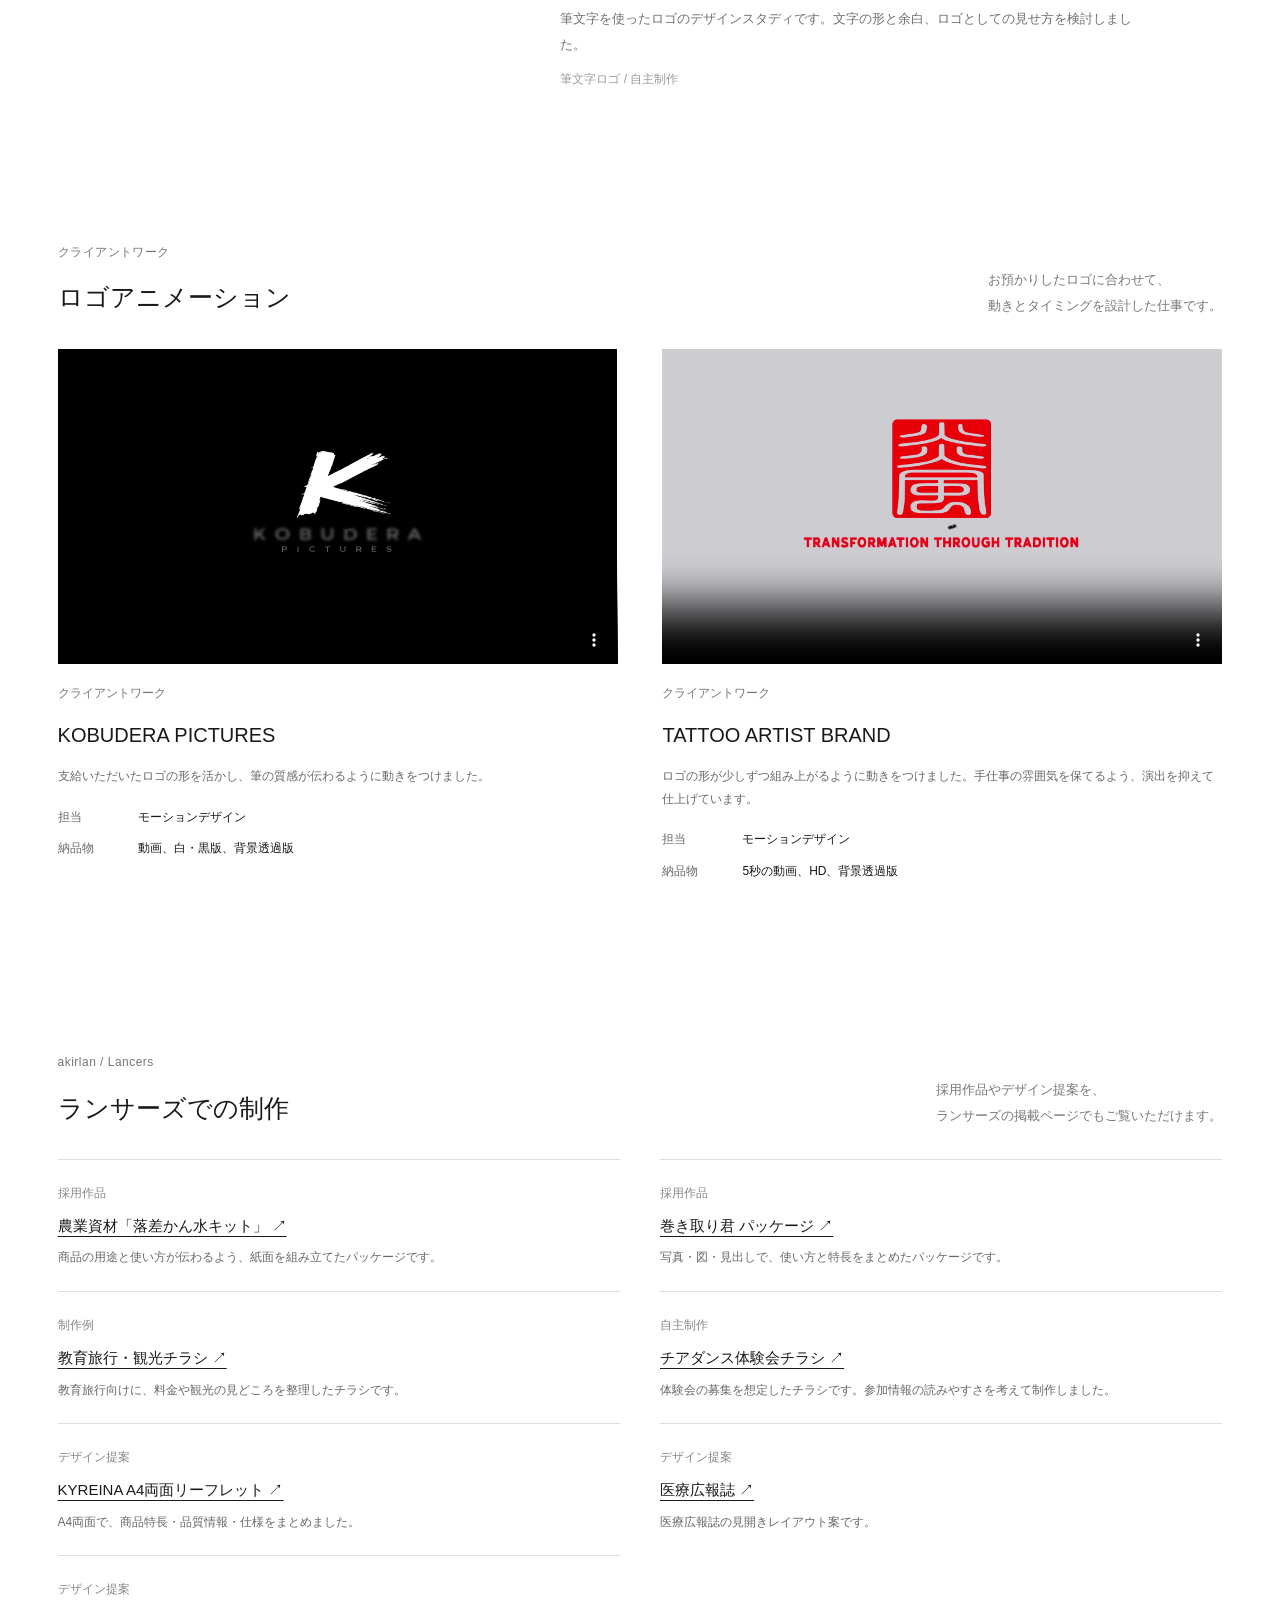
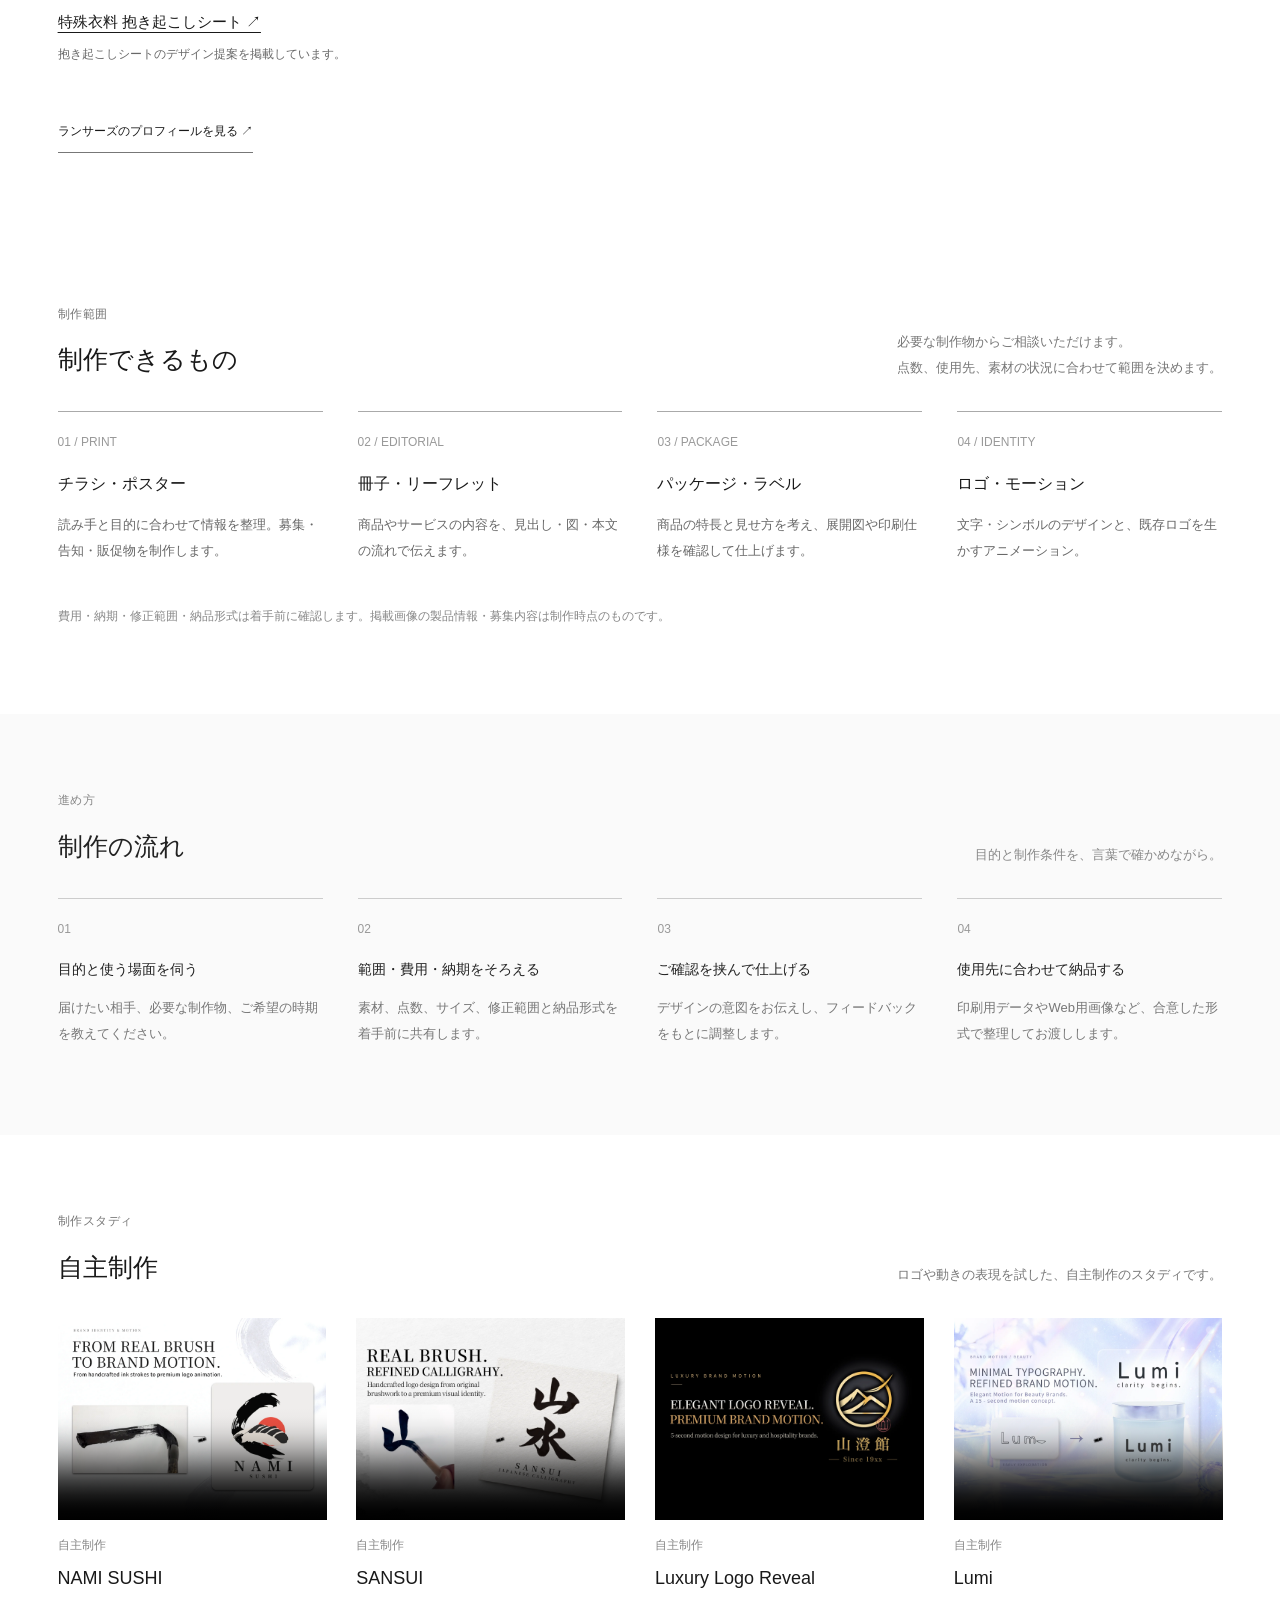
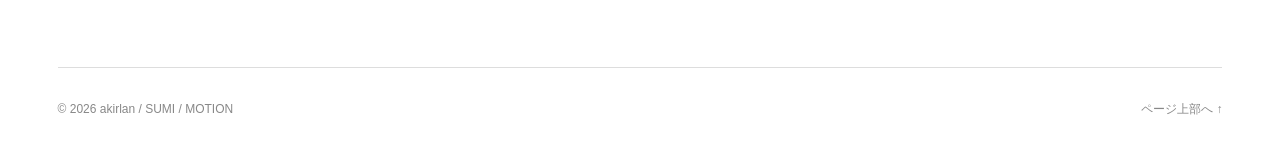
<file: lancers/index.html>
<!doctype html><html lang="ja"><head><meta charset="utf-8"><meta name="viewport" content="width=device-width,initial-scale=1"><title>akirlan｜グラフィック・モーションの制作例</title><meta name="description" content="グラフィックデザイナーakirlanのポートフォリオ。チラシ・リーフレット・パッケージと、ロゴ・モーションの制作例を紹介しています。"><meta name="referrer" content="no-referrer"><meta http-equiv="Content-Security-Policy" content="default-src 'self'; script-src 'self'; style-src 'self'; img-src 'self'; media-src 'self'; connect-src 'none'; frame-src 'none'; object-src 'none'; base-uri 'none'; form-action 'none'"><meta name="theme-color" content="#f5f3ed"><link rel="stylesheet" href="assets/dtp-site.css"><link rel="stylesheet" href="assets/editorial.css"><script src="assets/shared-gallery-v4.js" defer></script><link rel="stylesheet" href="assets/final-v4.css"><link rel="canonical" href="https://sumilogomotion-pixel.github.io/portfolio.github.io/lancers/"><meta property="og:type" content="website"><meta property="og:locale" content="ja_JP"><meta property="og:title" content="akirlan｜グラフィック・モーションの制作例"><meta property="og:description" content="グラフィックデザイナーakirlanのポートフォリオ。チラシ・リーフレット・パッケージと、ロゴ・モーションの制作例を紹介しています。"><meta property="og:url" content="https://sumilogomotion-pixel.github.io/portfolio.github.io/lancers/"><meta property="og:image" content="https://sumilogomotion-pixel.github.io/portfolio.github.io/lancers/assets/og-portfolio.jpg"><meta name="twitter:card" content="summary_large_image"><link rel="stylesheet" href="assets/lancers.css?v=20261109-entry"></head><body><a class="skip" href="#main">本文へ移動</a><header class="site-header"><nav class="container header-nav" aria-label="メインナビゲーション"><a class="brand" href="#top">akirlan / Portfolio<small>Graphic & Motion Design</small></a><div class="primary-nav primary-nav--entry"><a class="entry-link entry-link--primary" href="#works">制作物<span aria-hidden="true">→</span></a><a class="entry-link" href="#services">できること<span aria-hidden="true">→</span></a></div></nav></header><main id="main"><div id="top"></div><section class="hero"><div class="container"><div class="editorial-intro"><div><h1>グラフィックデザイン</h1><p class="designer-name">デザイナー / akirlan</p></div><p>チラシ・リーフレット・パッケージ・ロゴを制作しています。<br>お話を伺い、内容の整理からデザインまでお手伝いします。</p></div><nav class="hero-entry" aria-label="制作物と制作範囲"><a class="entry-link entry-link--primary" href="#works">制作物を見る<span aria-hidden="true">→</span></a><a class="entry-link" href="#services">できることを見る<span aria-hidden="true">→</span></a></nav><div class="editorial-feature"><figure><a href="assets/graphic/full/travel.webp" data-art-title="教育旅行向け 観光チラシ" data-art-note="教育旅行向けの案内チラシです。料金や利用メリット、観光の見どころが伝わるよう、情報の順番と見出しを整理しました。"><img src="assets/graphic/travel.webp" alt="教育旅行向け観光チラシの制作例" width="1275" height="1800" fetchpriority="high"></a><figcaption>教育旅行向け 観光チラシ <span>制作例</span></figcaption></figure><figure><a href="assets/graphic/full/medical.webp" data-art-title="医療広報誌 見開きデザイン" data-art-note="医療広報誌の見開きレイアウト案です。仮原稿とAIによる仮写真を使っています。"><img src="assets/graphic/medical.webp" alt="医療広報誌の見開き提案。AI仮写真と仮原稿を含む" width="1600" height="1130" fetchpriority="high"></a><figcaption>医療広報誌 — 見開き <span>制作例</span></figcaption></figure></div><nav class="category-jump" aria-label="制作カテゴリ"><a href="?category=flyer#works" data-jump-filter="flyer">チラシ・ポスター</a><a href="?category=booklet#works" data-jump-filter="booklet">広報誌・リーフレット</a><a href="?category=package#works" data-jump-filter="package">パッケージ</a><a href="?category=logo#works" data-jump-filter="logo">ロゴ</a></nav></div></section><section class="section" id="works"><div class="container"><div class="section-title"><div><p class="eyebrow">制作紹介</p><h2>制作物</h2></div><p>チラシ、リーフレット、パッケージ、ロゴ。<br>使う媒体に合わせた制作物をご覧いただけます。</p></div><nav class="work-filters" aria-label="制作物の種類"><button type="button" data-filter="all" aria-pressed="true">すべて</button><button type="button" data-filter="flyer" aria-pressed="false">チラシ・ポスター</button><button type="button" data-filter="booklet" aria-pressed="false">冊子・リーフレット</button><button type="button" data-filter="package" aria-pressed="false">パッケージ</button><button type="button" data-filter="logo" aria-pressed="false">ロゴ</button></nav><p class="review-note">これまでに制作した紙面デザインやパッケージ、ロゴをご紹介します。</p><p class="filter-status" role="status" aria-live="polite">8件の制作物を表示</p><div class="work-grid"><article class="work-card" data-category="flyer" id="work-travel"><a class="work-image" href="assets/graphic/full/travel.webp" data-art-title="教育旅行向け 観光チラシ" data-art-note="教育旅行向けの案内チラシです。料金や利用メリット、観光の見どころが伝わるよう、情報の順番と見出しを整理しました。" aria-label="教育旅行向け 観光チラシを拡大して見る"><img src="assets/graphic/travel.webp" alt="教育旅行向け 観光チラシ：観光案内チラシ / 表面抜粋" width="1360" height="1800" loading="lazy"></a><div class="card-meta"><span>チラシ・観光案内</span><span class="pending">制作例</span></div><h3>教育旅行向け 観光チラシ</h3><p>教育旅行向けの案内チラシです。料金や利用メリット、観光の見どころが伝わるよう、情報の順番と見出しを整理しました。</p><small>観光案内チラシ / 表面抜粋</small></article><article class="work-card" data-category="flyer" id="work-welfare"><a class="work-image" href="assets/graphic/full/welfare.webp" data-art-title="社会福祉士養成所" data-art-note="募集でまず伝えたい内容が目に入るよう、文字の大きさと配色を工夫しました。" aria-label="社会福祉士養成所を拡大して見る"><img src="assets/graphic/welfare.webp" alt="社会福祉士養成所：募集ポスター / 表面抜粋" width="1032" height="1329" loading="lazy"></a><div class="card-meta"><span>チラシ・ポスター</span><span class="pending">制作例</span></div><h3>社会福祉士養成所</h3><p>募集でまず伝えたい内容が目に入るよう、文字の大きさと配色を工夫しました。</p><small>募集ポスター / 表面抜粋</small></article><article class="work-card" data-category="package" id="work-irrigation"><a class="work-image" href="assets/graphic/full/irrigation.webp" data-art-title="落差かん水キット" data-art-note="商品の用途や仕組みが伝わるよう、見出し・図・配色を組み合わせました。" aria-label="落差かん水キットを拡大して見る"><img src="assets/graphic/irrigation.webp" alt="落差かん水キット：パッケージ正面 / 採用作品" width="1024" height="1024" loading="lazy"></a><div class="card-meta"><span>パッケージ</span><span class="pending">採用作品</span></div><h3>落差かん水キット</h3><p>商品の用途や仕組みが伝わるよう、見出し・図・配色を組み合わせました。</p><small>パッケージ正面 / 採用作品</small><dl class="case-facts"><div><dt>制作内容</dt><dd>農業資材「落差かん水キット」のパッケージデザイン。</dd></div><div><dt>担当したこと</dt><dd>紙面構成、文字組み、商品説明のレイアウトを担当しました。</dd></div><div><dt>制作したもの</dt><dd>パッケージ正面と展開図のデザイン。</dd></div></dl></article><article class="work-card" data-category="package" id="work-belt"><a class="work-image" href="assets/graphic/full/belt-package-full.webp" data-art-title="巻き取り君" data-art-note="商品の特長と使い方を、写真・図・見出しで伝えるパッケージを制作しました。正面・側面・説明面を含む、提案時の展開図を掲載しています。" aria-label="巻き取り君のパッケージ全体を拡大"><img src="assets/graphic/full/belt-package-full.webp" alt="巻き取り君：採用作品 / パッケージデザイン提案・展開図全体" width="942" height="1053" loading="lazy"></a><div class="card-meta"><span>パッケージ</span><span class="pending">採用作品</span></div><h3>巻き取り君</h3><p>商品の特長と使い方を、写真・図・見出しで伝えるパッケージを制作しました。正面・側面・説明面を含む、提案時の展開図を掲載しています。</p><small>採用作品 / パッケージデザイン提案・展開図全体</small></article><article class="work-card" data-category="booklet" id="work-medical"><a class="work-image" href="assets/graphic/full/medical.webp" data-art-title="医療広報誌 見開きデザイン" data-art-note="見出し・本文・余白に強弱をつけ、読み進めやすい見開きを考えました。" aria-label="医療広報誌 見開きデザインを拡大して見る"><img src="assets/graphic/medical.webp" alt="医療広報誌 見開きデザイン：医療広報誌 / 見開きレイアウト" width="1600" height="1131" loading="lazy"></a><div class="card-meta"><span>広報誌・見開き</span><span class="pending">デザイン提案</span></div><h3>医療広報誌 見開きデザイン</h3><p>見出し・本文・余白に強弱をつけ、読み進めやすい見開きを考えました。</p><small>医療広報誌 / 見開きレイアウト</small><dl class="case-facts"><div><dt>制作内容</dt><dd>医療広報誌の見開きレイアウト案。</dd></div><div><dt>担当したこと</dt><dd>文字組みと、写真・文章を配した見開きレイアウトを担当しました。</dd></div><div><dt>制作したもの</dt><dd>誌名と本文は仮原稿、写真はAIによる仮素材を使ったデザイン提案です。</dd></div></dl></article><article class="work-card" data-category="booklet" id="work-kyreina"><a class="work-image" href="assets/graphic/full/kyreina.webp" data-art-title="KYREINA 商品リーフレット" data-art-note="商品特長・品質情報・仕様を、A4両面のリーフレットに整理した提案です。ここでは裏面の文字と図表を掲載しています。" aria-label="KYREINA 商品リーフレットを拡大して見る"><img src="assets/graphic/kyreina.webp" alt="KYREINA 商品リーフレット：A4両面リーフレット / 裏面の文字・図表" width="1190" height="1050" loading="lazy"></a><div class="card-meta"><span>A4両面リーフレット</span><span class="pending">デザイン提案</span></div><h3>KYREINA 商品リーフレット</h3><p>商品特長・品質情報・仕様を、A4両面のリーフレットに整理した提案です。ここでは裏面の文字と図表を掲載しています。</p><small>A4両面リーフレット / 裏面の文字・図表</small><dl class="case-facts"><div><dt>制作内容</dt><dd>KYREINAの商品リーフレット、A4両面のデザイン。</dd></div><div><dt>担当したこと</dt><dd>情報の整理、文字組み、図表・紙面レイアウトを担当しました。</dd></div><div><dt>制作したもの</dt><dd>A4両面のリーフレット案。</dd></div></dl></article><article class="work-card" data-category="package" id="work-soba"><a class="work-image" href="assets/graphic/full/soba.webp" data-art-title="手打ちそば 和仁" data-art-note="商品名の文字組みと色面のバランスを考えた、外スリーブのデザイン提案です。" aria-label="手打ちそば 和仁を拡大して見る"><img src="assets/graphic/soba.webp" alt="手打ちそば 和仁：外スリーブ展開図 / 抜粋" width="828" height="714" loading="lazy"></a><div class="card-meta"><span>パッケージ</span><span class="pending">制作例</span></div><h3>手打ちそば 和仁</h3><p>商品名の文字組みと色面のバランスを考えた、外スリーブのデザイン提案です。</p><small>外スリーブ展開図 / 抜粋</small></article><article class="work-card" data-category="logo" id="work-sansui"><a class="work-image" href="assets/graphic/full/sansui.webp" data-art-title="SANSUI" data-art-note="筆文字を使ったロゴのデザインスタディです。文字の形と余白、ロゴとしての見せ方を検討しました。" aria-label="SANSUIを拡大して見る"><img src="assets/sansui.webp" alt="SANSUI：筆文字ロゴ / 自主制作" width="1440" height="1080" loading="lazy"></a><div class="card-meta"><span>筆文字ロゴ</span><span class="pending">自主制作</span></div><h3>SANSUI</h3><p>筆文字を使ったロゴのデザインスタディです。文字の形と余白、ロゴとしての見せ方を検討しました。</p><small>筆文字ロゴ / 自主制作</small></article></div></div></section><section class="section motion-section" id="motion"><div class="container"><div class="section-title"><div><p class="eyebrow">クライアントワーク</p><h2>ロゴアニメーション</h2></div><p>お預かりしたロゴに合わせて、<br>動きとタイミングを設計した仕事です。</p></div><div class="motion-grid"><article><video controls playsinline preload="none" poster="assets/kobudera-poster.jpg" aria-label="KOBUDERA PICTURESのロゴアニメーション"><source src="assets/kobudera.mp4" type="video/mp4"></video><span class="case-type">クライアントワーク</span><h3>KOBUDERA PICTURES</h3><p>支給いただいたロゴの形を活かし、筆の質感が伝わるように動きをつけました。</p><dl><dt>担当</dt><dd>モーションデザイン</dd><dt>納品物</dt><dd>動画、白・黒版、背景透過版</dd></dl></article><article><video controls playsinline preload="none" poster="assets/tattoo-brand-poster.jpg" aria-label="TATTOO ARTIST BRANDのロゴアニメーション"><source src="assets/tattoo-brand.mp4" type="video/mp4"></video><span class="case-type">クライアントワーク</span><h3>TATTOO ARTIST BRAND</h3><p>ロゴの形が少しずつ組み上がるように動きをつけました。手仕事の雰囲気を保てるよう、演出を抑えて仕上げています。</p><dl><dt>担当</dt><dd>モーションデザイン</dd><dt>納品物</dt><dd>5秒の動画、HD、背景透過版</dd></dl></article></div></div></section><section class="section platform-section" id="lancers"><div class="container"><div class="section-title"><div><p class="eyebrow">akirlan / Lancers</p><h2>ランサーズでの制作</h2></div><p>採用作品やデザイン提案を、<br>ランサーズの掲載ページでもご覧いただけます。</p></div><div class="proof-records"><article class="record-item"><span>採用作品</span><a href="https://www.lancers.jp/work/proposal/27708054" target="_blank" rel="noopener noreferrer">農業資材「落差かん水キット」 ↗</a><p>商品の用途と使い方が伝わるよう、紙面を組み立てたパッケージです。</p></article><article class="record-item"><span>採用作品</span><a href="https://www.lancers.jp/work/proposal/27653308" target="_blank" rel="noopener noreferrer">巻き取り君 パッケージ ↗</a><p>写真・図・見出しで、使い方と特長をまとめたパッケージです。</p></article><article class="record-item"><span>制作例</span><a href="https://www.lancers.jp/profile/akirlan/portfolio_popup/719751" target="_blank" rel="noopener noreferrer">教育旅行・観光チラシ ↗</a><p>教育旅行向けに、料金や観光の見どころを整理したチラシです。</p></article><article class="record-item"><span>自主制作</span><a href="https://www.lancers.jp/profile/akirlan/portfolio_popup/719752" target="_blank" rel="noopener noreferrer">チアダンス体験会チラシ ↗</a><p>体験会の募集を想定したチラシです。参加情報の読みやすさを考えて制作しました。</p></article><article class="record-item"><span>デザイン提案</span><a href="https://www.lancers.jp/work/proposal/27877706" target="_blank" rel="noopener noreferrer">KYREINA A4両面リーフレット ↗</a><p>A4両面で、商品特長・品質情報・仕様をまとめました。</p></article><article class="record-item"><span>デザイン提案</span><a href="https://www.lancers.jp/work/proposal/28013158" target="_blank" rel="noopener noreferrer">医療広報誌 ↗</a><p>医療広報誌の見開きレイアウト案です。</p></article><article class="record-item"><span>デザイン提案</span><a href="https://www.lancers.jp/work/proposal/28007384" target="_blank" rel="noopener noreferrer">特殊衣料 抱き起こしシート ↗</a><p>抱き起こしシートのデザイン提案を掲載しています。</p></article></div><a class="button dark" href="https://www.lancers.jp/profile/akirlan" target="_blank" rel="noopener noreferrer">ランサーズのプロフィールを見る ↗</a></div></section><section class="section" id="services"><div class="container"><div class="section-title"><div><p class="eyebrow">制作範囲</p><h2>制作できるもの</h2></div><p>必要な制作物からご相談いただけます。<br>点数、使用先、素材の状況に合わせて範囲を決めます。</p></div><div class="service-grid"><article><span>01 / PRINT</span><h3>チラシ・ポスター</h3><p>読み手と目的に合わせて情報を整理。募集・告知・販促物を制作します。</p></article><article><span>02 / EDITORIAL</span><h3>冊子・リーフレット</h3><p>商品やサービスの内容を、見出し・図・本文の流れで伝えます。</p></article><article><span>03 / PACKAGE</span><h3>パッケージ・ラベル</h3><p>商品の特長と見せ方を考え、展開図や印刷仕様を確認して仕上げます。</p></article><article><span>04 / IDENTITY</span><h3>ロゴ・モーション</h3><p>文字・シンボルのデザインと、既存ロゴを生かすアニメーション。</p></article></div><p class="small-note">費用・納期・修正範囲・納品形式は着手前に確認します。掲載画像の製品情報・募集内容は制作時点のものです。</p></div></section><section class="section process-section" id="process"><div class="container"><div class="section-title"><div><p class="eyebrow">進め方</p><h2>制作の流れ</h2></div><p>目的と制作条件を、言葉で確かめながら。</p></div><ol class="process-list"><li><span>01</span><div><h3>目的と使う場面を伺う</h3><p>届けたい相手、必要な制作物、ご希望の時期を教えてください。</p></div></li><li><span>02</span><div><h3>範囲・費用・納期をそろえる</h3><p>素材、点数、サイズ、修正範囲と納品形式を着手前に共有します。</p></div></li><li><span>03</span><div><h3>ご確認を挟んで仕上げる</h3><p>デザインの意図をお伝えし、フィードバックをもとに調整します。</p></div></li><li><span>04</span><div><h3>使用先に合わせて納品する</h3><p>印刷用データやWeb用画像など、合意した形式で整理してお渡しします。</p></div></li></ol></div></section><section class="section" id="concept-work"><div class="container"><div class="section-title"><div><p class="eyebrow">制作スタディ</p><h2>自主制作</h2></div><p>ロゴや動きの表現を試した、自主制作のスタディです。</p></div><div class="concept-grid"><article><video controls playsinline preload="none" poster="assets/nami.webp" aria-label="NAMI SUSHIの自主制作"><source src="assets/nami.mp4" type="video/mp4"></video><span>自主制作</span><h3>NAMI SUSHI</h3></article><article><video controls playsinline preload="none" poster="assets/sansui.webp" aria-label="SANSUIの自主制作"><source src="assets/sansui.mp4" type="video/mp4"></video><span>自主制作</span><h3>SANSUI</h3></article><article><video controls playsinline preload="none" poster="assets/luxury.webp" aria-label="Luxury Logo Revealの自主制作"><source src="assets/luxury.mp4" type="video/mp4"></video><span>自主制作</span><h3>Luxury Logo Reveal</h3></article><article><video controls playsinline preload="none" poster="assets/lumi.webp" aria-label="Lumiの自主制作"><source src="assets/lumi.mp4" type="video/mp4"></video><span>自主制作</span><h3>Lumi</h3></article></div></div></section></main><footer class="site-footer container"><p>© 2026 akirlan / SUMI / MOTION</p><nav aria-label="フッターナビゲーション"><a href="#top">ページ上部へ ↑</a></nav></footer><dialog id="artwork-dialog" aria-labelledby="artwork-title"><div class="artwork-toolbar"><h2 id="artwork-title"></h2><button type="button" id="close-artwork">閉じる ×</button></div><a id="artwork-original" class="original-image-link" href="#" target="_blank" rel="noopener noreferrer">画像を別タブで開く ↗</a><img id="artwork-full" alt=""><p id="artwork-note"></p></dialog></body></html>
</file>
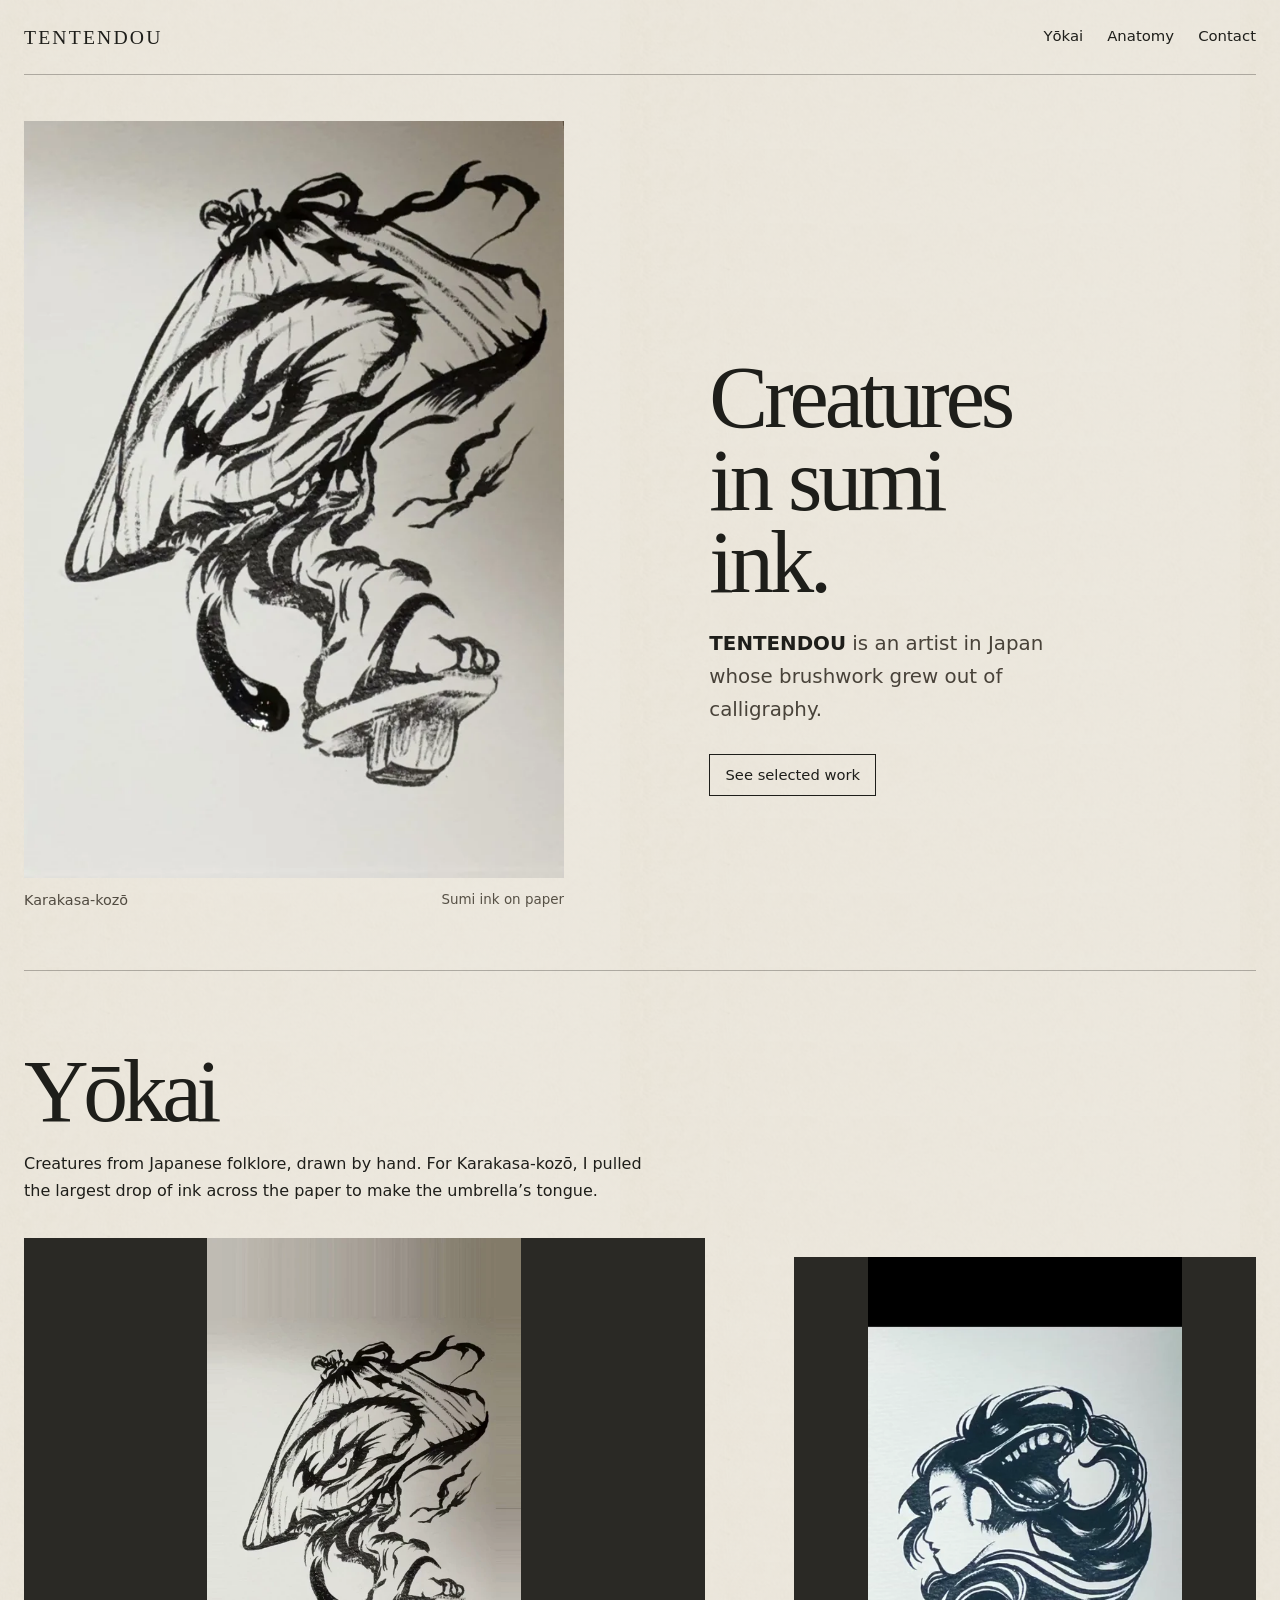
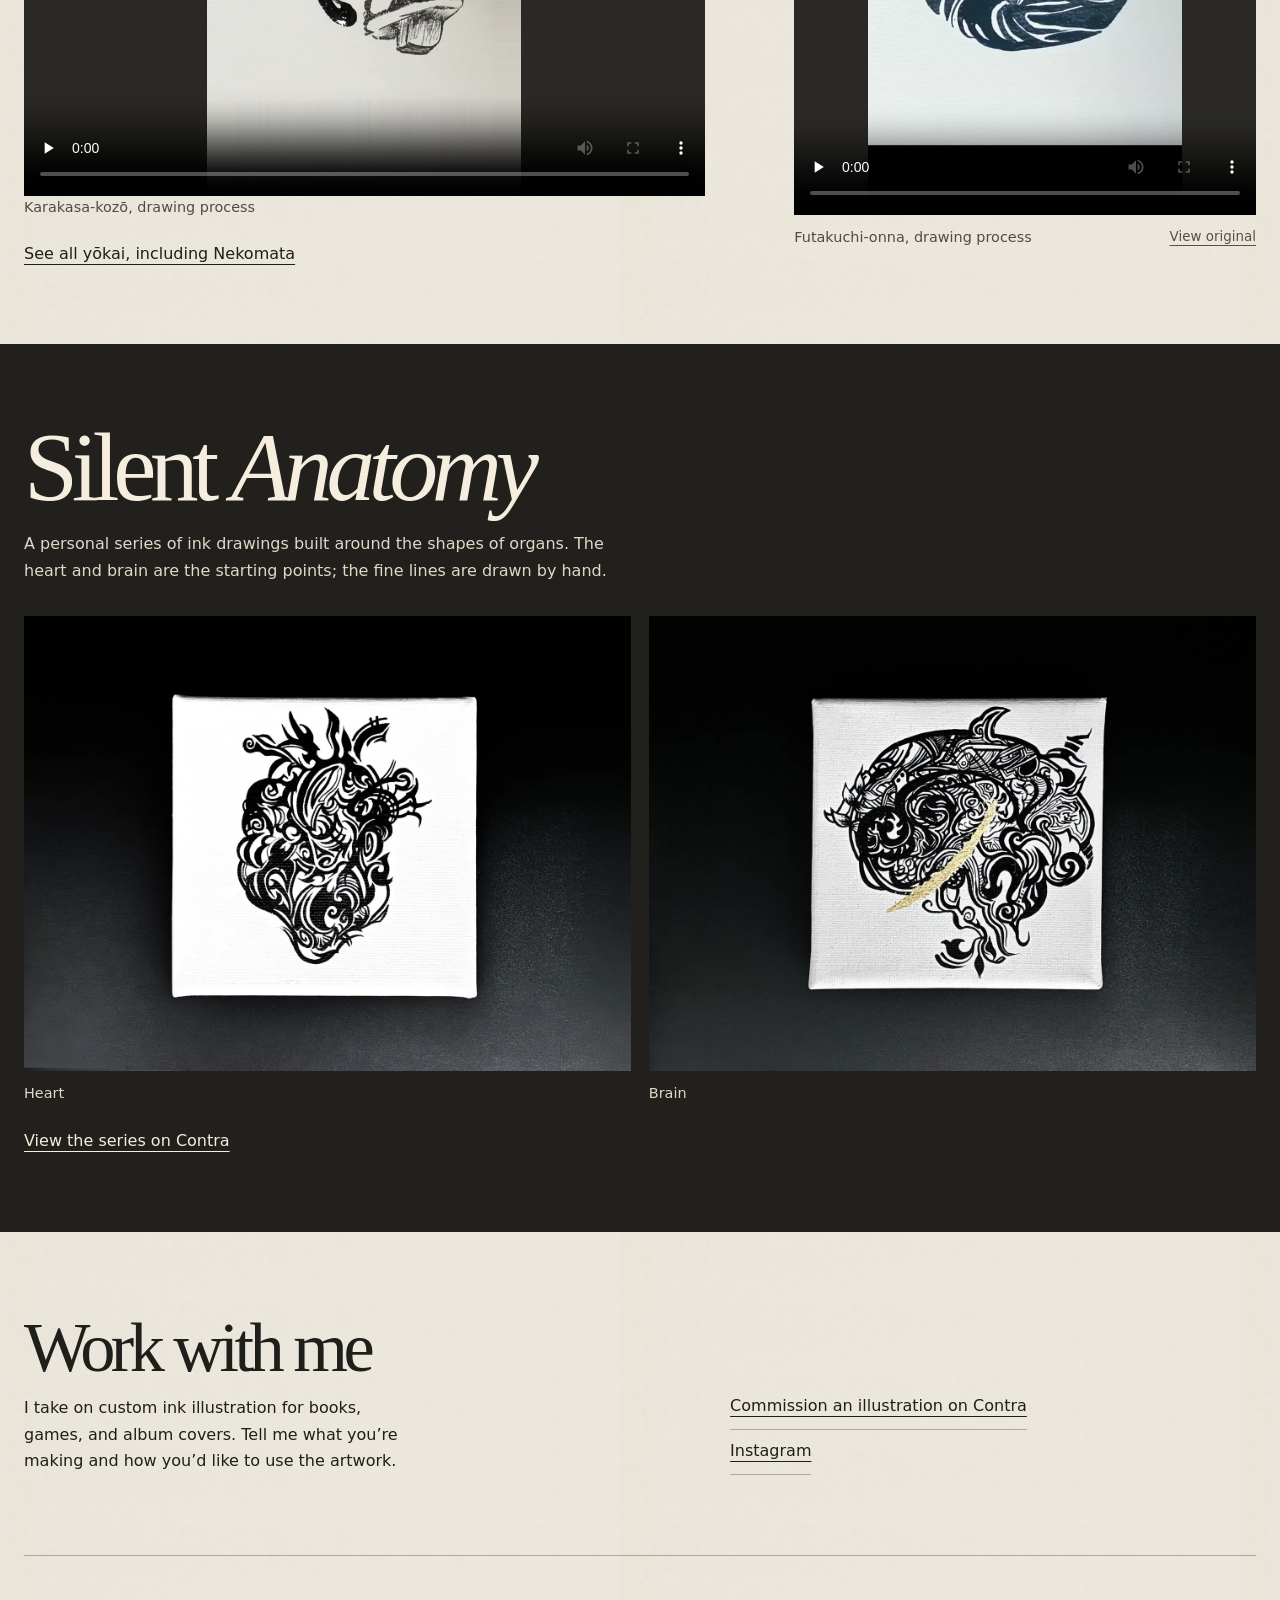
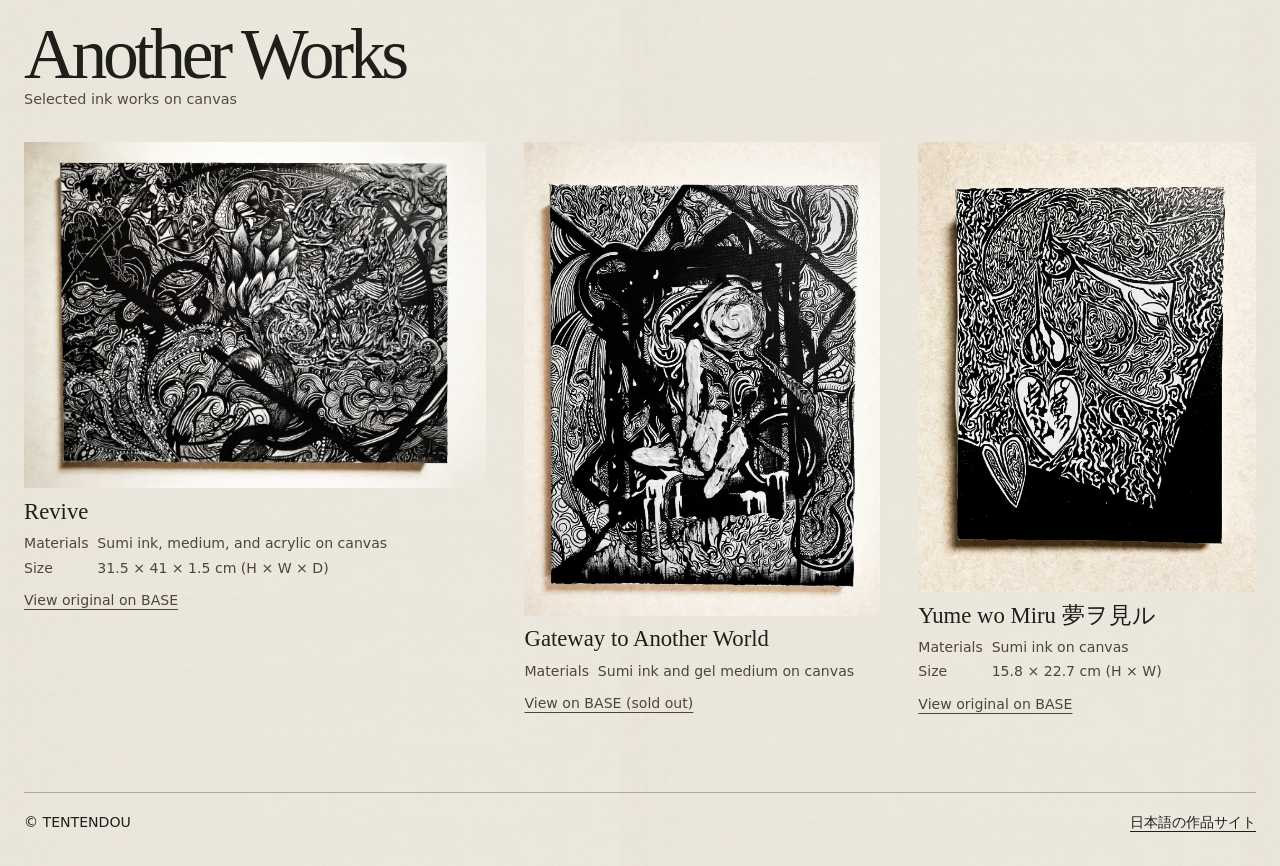
<file: art/contra/index.html>
<!doctype html>
<html lang="en"><head><meta charset="utf-8"><meta name="viewport" content="width=device-width,initial-scale=1"><title>TENTENDOU | Sumi Ink Illustration</title><meta name="description" content="Hand-drawn sumi ink illustration by TENTENDOU, an artist in Japan. Selected work from Yōkai and Silent Anatomy."><meta name="theme-color" content="#eae6dc"><meta property="og:title" content="TENTENDOU | Sumi Ink Illustration"><meta property="og:description" content="Yōkai, creatures, and imagined anatomy drawn in sumi ink."><meta property="og:type" content="website"><meta property="og:image" content="https://sumilogomotion-pixel.github.io/portfolio.github.io/art/ink/assets/karakasa-yokai.webp"><link rel="canonical" href="https://sumilogomotion-pixel.github.io/portfolio.github.io/art/contra/">
<style>
:root{color-scheme:light;--paper:#eae6dc;--ink:#1e1e1a;--rust:#93442f;--line:rgba(32,29,25,.3);--serif:Georgia,'Times New Roman',serif;--sans:system-ui,-apple-system,'Segoe UI',sans-serif}*{box-sizing:border-box}html,body{margin:0}body{background:var(--paper);color:var(--ink);font:1rem/1.65 var(--sans)}a{color:inherit;text-decoration-thickness:1px;text-underline-offset:.3em}a:hover{color:var(--rust)}:focus-visible{outline:2px solid #aa624d;outline-offset:5px}img{display:block;width:100%;height:auto}figure,h1,h2,h3,p{margin:0}.shell{width:min(100% - 3rem,1240px);margin-inline:auto}.mast{display:flex;align-items:center;justify-content:space-between;gap:1rem;min-height:75px;border-bottom:1px solid var(--line)}.wordmark{font-family:var(--serif);font-size:1.23rem;letter-spacing:.11em;text-decoration:none}.mast nav{display:flex;gap:1.5rem;line-height:1.2}.mast nav a{font-size:.93rem;text-decoration:none}.mast nav a:hover{text-decoration:underline}.skip{position:absolute;top:-8rem;left:1rem;background:white;padding:.55rem}.skip:focus{top:0}.hero{position:relative;display:grid;grid-template-columns:minmax(0,1.15fr) minmax(0,.85fr);align-items:center;gap:clamp(2rem,5vw,6rem);padding:clamp(2.5rem,6vw,6rem) 0 3.7rem}.hero h1{font:400 clamp(3.2rem,7vw,7.5rem)/.93 var(--serif);letter-spacing:-.046em;max-width:8ch}.hero .description{max-width:27ch;margin-top:1.6rem;color:#484239;font-size:clamp(1rem,1.7vw,1.24rem)}.hero .description strong{color:var(--ink);font-weight:650}.hero-image{max-width:490px;justify-self:center;width:100%}.hero-image img{box-shadow:0 11px 33px #241b131c}.hero-image figcaption,.tile figcaption{display:flex;justify-content:space-between;gap:.6rem;line-height:1.45;margin-top:.75rem}.caption{font-size:.9rem;color:#514b41}.medium{font-size:.84rem;color:#565045}.hero-action{display:inline-block;border:1px solid var(--ink);padding:.5rem .95rem;text-decoration:none;margin-top:1.7rem;font-size:.92rem}.hero-action:hover{background:var(--ink);color:var(--paper)}.section{padding-block:clamp(2.75rem,6vw,6.5rem)}.yokai{border-top:1px solid var(--line)}.section-title{font:400 clamp(3rem,7vw,6.75rem)/.95 var(--serif);letter-spacing:-.06em}.section p{margin-top:1.12rem;max-width:61ch}.yokai-spread{display:grid;grid-template-columns:minmax(0,1.15fr) minmax(0,.78fr);gap:clamp(1.6rem,7vw,6.3rem);align-items:center;margin-top:2.1rem}.feature{display:grid;gap:1.35rem}.tile a:hover img,.hero-image a:hover img{filter:contrast(1.08)}video{display:block;width:100%;max-height:min(62vh,590px);height:auto;background:#2a2925}.yokai-spread video{aspect-ratio:4/5;object-fit:contain}.anatomy{background:#22201c;color:#f5edde}.anatomy p,.anatomy .caption{color:#e1d7c9}.anatomy a:hover{color:#ffc6a5}.anatomy-title{font:400 clamp(2.8rem,7.6vw,7rem)/.95 var(--serif);letter-spacing:-.065em}.anatomy-title em{font-weight:400}.anatomy-row{display:grid;grid-template-columns:1fr 1fr;gap:1.1rem;margin-block:2rem 1.5rem}.anatomy-row img{aspect-ratio:4/3;object-fit:contain}.anatomy .case{display:inline-block}.contact{padding-block:clamp(2.6rem,7vw,5rem);display:grid;grid-template-columns:1.3fr 1fr;gap:1.4rem;align-items:end}.contact h2{font:400 clamp(2.4rem,5.5vw,4.5rem)/1.01 var(--serif);letter-spacing:-.065em}.contact p{max-width:39ch;margin-top:.8rem}.contact nav a{display:block;padding:.55rem 0;border-bottom:1px solid var(--line);width:max-content;max-width:100%}.foot{display:flex;gap:1rem;flex-wrap:wrap;justify-content:space-between;border-top:1px solid var(--line);padding-block:1.1rem 2rem;font-size:.88rem}.foot a{color:inherit}.site{background-image:linear-gradient(#eae6dce0,#eae6dce0),url(../ink/assets/gallery-background-adobe.jpg);background-size:auto,620px auto}
@media(max-width:680px){.shell{width:calc(100% - 2rem)}.mast{min-height:58px}.mast nav{gap:.8rem}.mast nav a{font-size:.83rem}.wordmark{font-size:.91rem;letter-spacing:.08em}.hero,.yokai-spread,.contact{grid-template-columns:1fr}.hero{gap:1.45rem;padding-top:2.05rem;padding-bottom:2.35rem}.hero h1{max-width:11ch}.hero .description{margin-top:.8rem;max-width:30ch}.hero-action{margin-top:1rem}.hero-image{width:min(100%,345px);justify-self:start}.yokai-spread{gap:2rem}.yokai-spread video{max-height:57vh}.section{padding-block:3rem}.anatomy-row{gap:.65rem}.contact{gap:1.1rem}}@media(max-width:355px){.mast nav{gap:.6rem}.mast nav a{font-size:.76rem}}
@media(min-width:681px){.hero{grid-template-columns:minmax(0,1.16fr) minmax(0,1fr);gap:clamp(1.6rem,4vw,4.6rem);padding-top:2.9rem;align-items:center}.hero>div{grid-column:2;grid-row:1;align-self:end;padding-bottom:clamp(3rem,9vw,8.5rem)}.hero-image{grid-column:1;grid-row:1;max-width:540px;justify-self:start}.hero h1{font-size:clamp(3rem,6.9vw,7rem)}.hero-image img{box-shadow:none}}
 .another{border-top:1px solid var(--line);padding-top:clamp(2.5rem,5vw,4.75rem);padding-bottom:clamp(2.75rem,6vw,6rem)}.another .section-title{font-size:clamp(2.7rem,5.6vw,5rem)}.canvas-spread{margin-top:1.9rem;display:grid;grid-template-columns:1.3fr 1fr .95fr;align-items:end;gap:clamp(.8rem,3vw,2.4rem)}.canvas-spread figcaption{margin-top:.6rem}.canvas-spread img{background:#d9d2c7}.canvas-spread a:hover img{filter:contrast(1.05)}@media(max-width:680px){.canvas-spread{grid-template-columns:1fr 1fr;gap:1.1rem}.canvas-spread figure:first-child{grid-column:1/-1}.canvas-spread a{display:block}}
.canvas-spread{align-items:start}.canvas-credit{color:#4b453c;line-height:1.42}.canvas-title{display:block;color:var(--ink);font:400 clamp(1.16rem,2.05vw,1.42rem)/1.2 var(--serif);margin-bottom:.55rem}.canvas-facts{margin:.3rem 0 .68rem;display:grid;grid-template-columns:auto 1fr;gap:.28rem .55rem;font-size:.88rem}.canvas-facts dt{color:#514537}.canvas-facts dd{margin:0}.base-original{font-size:.88rem;text-decoration-thickness:1px}.canvas-spread{row-gap:1.6rem}@media(max-width:680px){.canvas-facts{display:block}.canvas-facts dt{font-size:.8rem;margin-top:.28rem}.canvas-credit .base-original{display:inline}.canvas-facts dd{overflow-wrap:normal}}
</style></head><body><a class="skip" href="#main">Skip to artwork</a><div class="site">
<header class="shell mast"><a class="wordmark" href="./" aria-label="TENTENDOU home">TENTENDOU</a><nav aria-label="Portfolio"><a href="#yokai">Yōkai</a><a href="#anatomy">Anatomy</a><a href="#contact">Contact</a></nav></header>
<main id="main"><section class="shell hero" aria-labelledby="hero-title"><div><h1 id="hero-title">Creatures<br>in sumi ink.</h1><p class="description"><strong>TENTENDOU</strong> is an artist in Japan whose brushwork grew out of calligraphy.</p><a class="hero-action" href="#yokai">See selected work</a></div><figure class="hero-image"><a href="../ink/assets/karakasa-yokai.webp"><img src="../ink/assets/karakasa-yokai.webp" width="642" height="900" alt="Karakasa-kozō, a one-eyed umbrella with a long ink-black tongue and a single foot on a wooden clog." fetchpriority="high"></a><figcaption><span class="caption">Karakasa-kozō</span><span class="medium">Sumi ink on paper</span></figcaption></figure></section>
<section class="shell section yokai" id="yokai" aria-labelledby="yokai-title"><h2 class="section-title" id="yokai-title">Yōkai</h2><p>Creatures from Japanese folklore, drawn by hand. For Karakasa-kozō, I pulled the largest drop of ink across the paper to make the umbrella’s tongue.</p><div class="yokai-spread">
<div class="feature"><figure><video controls playsinline preload="none" poster="../ink/assets/karakasa-process-poster.webp" aria-label="Karakasa-kozō drawing process"><source src="../ink/assets/karakasa-process.mp4" type="video/mp4"><a href="../ink/assets/karakasa-process.mp4">Open the process film</a></video><figcaption class="caption">Karakasa-kozō, drawing process</figcaption></figure><a href="../ink/yokai/">See all yōkai, including Nekomata</a></div>
<figure class="tile"><video controls playsinline preload="none" poster="../ink/assets/futakuchi-process-poster.webp" aria-label="Futakuchi-onna drawing process"><source src="../ink/assets/futakuchi-process.mp4" type="video/mp4"><a href="../ink/assets/futakuchi-process.mp4">Open the Futakuchi-onna process film</a></video><figcaption><span class="caption">Futakuchi-onna, drawing process</span><a class="medium" href="../ink/assets/futakuchi-yokai.webp">View original</a></figcaption></figure></div></section>
<section class="section anatomy" id="anatomy" aria-labelledby="anatomy-title"><div class="shell"><h2 class="anatomy-title" id="anatomy-title">Silent <em>Anatomy</em></h2><p>A personal series of ink drawings built around the shapes of organs. The heart and brain are the starting points; the fine lines are drawn by hand.</p><div class="anatomy-row"><figure class="tile"><a href="../ink/assets/heart.webp"><img src="../ink/assets/heart.webp" width="1440" height="1080" alt="Heart, from Silent Anatomy." loading="lazy" decoding="async"></a><figcaption class="caption">Heart</figcaption></figure><figure class="tile"><a href="../ink/assets/brain.webp"><img src="../ink/assets/brain.webp" width="1440" height="1080" alt="Brain, from Silent Anatomy." loading="lazy" decoding="async"></a><figcaption class="caption">Brain</figcaption></figure></div><a class="case" href="https://contra.com/p/bvXAO6Lo-silent-anatomy-organic-forms-in-sumi-ink">View the series on Contra</a></div></section>
<section id="contact" class="shell contact" aria-labelledby="contact-title"><div><h2 id="contact-title">Work with me</h2><p>I take on custom ink illustration for books, games, and album covers. Tell me what you’re making and how you’d like to use the artwork.</p></div><nav aria-label="Contact TENTENDOU"><a href="https://contra.com/s/RUvLrmOZ-custom-japanese-ink-illustration-or-yokai-and-creatures">Commission an illustration on Contra</a><a href="https://www.instagram.com/tentendou_n/">Instagram</a></nav></section><section class="shell another" id="another-works" aria-labelledby="another-title"><h2 class="section-title" id="another-title">Another Works</h2><p class="caption">Selected ink works on canvas</p><div class="canvas-spread">
<figure><a href="../ink/assets/revive.webp"><img src="../ink/assets/revive.webp" width="1280" height="960" alt="Revive, an ink and mixed-media canvas with a wyvern rising above dark forms." loading="lazy" decoding="async"></a><figcaption class="canvas-credit"><span class="canvas-title">Revive</span><dl class="canvas-facts"><dt>Materials</dt><dd>Sumi ink, medium, and acrylic on canvas</dd><dt>Size</dt><dd>31.5 × 41 × 1.5 cm (H × W × D)</dd></dl><a class="base-original" href="https://tentendou.official.ec/items/100325403">View original on BASE</a></figcaption></figure>
<figure><a href="../ink/assets/gateway.webp"><img src="../ink/assets/gateway.webp" width="1280" height="1707" alt="Gateway to Another World, an ink canvas with curling tentacles and a raised center." loading="lazy" decoding="async"></a><figcaption class="canvas-credit"><span class="canvas-title">Gateway to Another World</span><dl class="canvas-facts"><dt>Materials</dt><dd>Sumi ink and gel medium on canvas</dd></dl><a class="base-original" href="https://tentendou.official.ec/items/96292861">View on BASE (sold out)</a></figcaption></figure>
<figure><a href="../ink/assets/yume-wo-miru.webp"><img src="../ink/assets/yume-wo-miru.webp" width="1280" height="1706" alt="Yume wo Miru, a canvas with Japanese lettering nestled among interwoven ink lines." loading="lazy" decoding="async"></a><figcaption class="canvas-credit"><span class="canvas-title">Yume wo Miru <span lang="ja">夢ヲ見ル</span></span><dl class="canvas-facts"><dt>Materials</dt><dd>Sumi ink on canvas</dd><dt>Size</dt><dd>15.8 × 22.7 cm (H × W)</dd></dl><a class="base-original" href="https://tentendou.official.ec/items/102427353">View original on BASE</a></figcaption></figure>
</div></section></main>
<footer class="shell foot"><span>© TENTENDOU</span><a href="../ink/" lang="ja">日本語の作品サイト</a></footer></div></body></html>
</file>
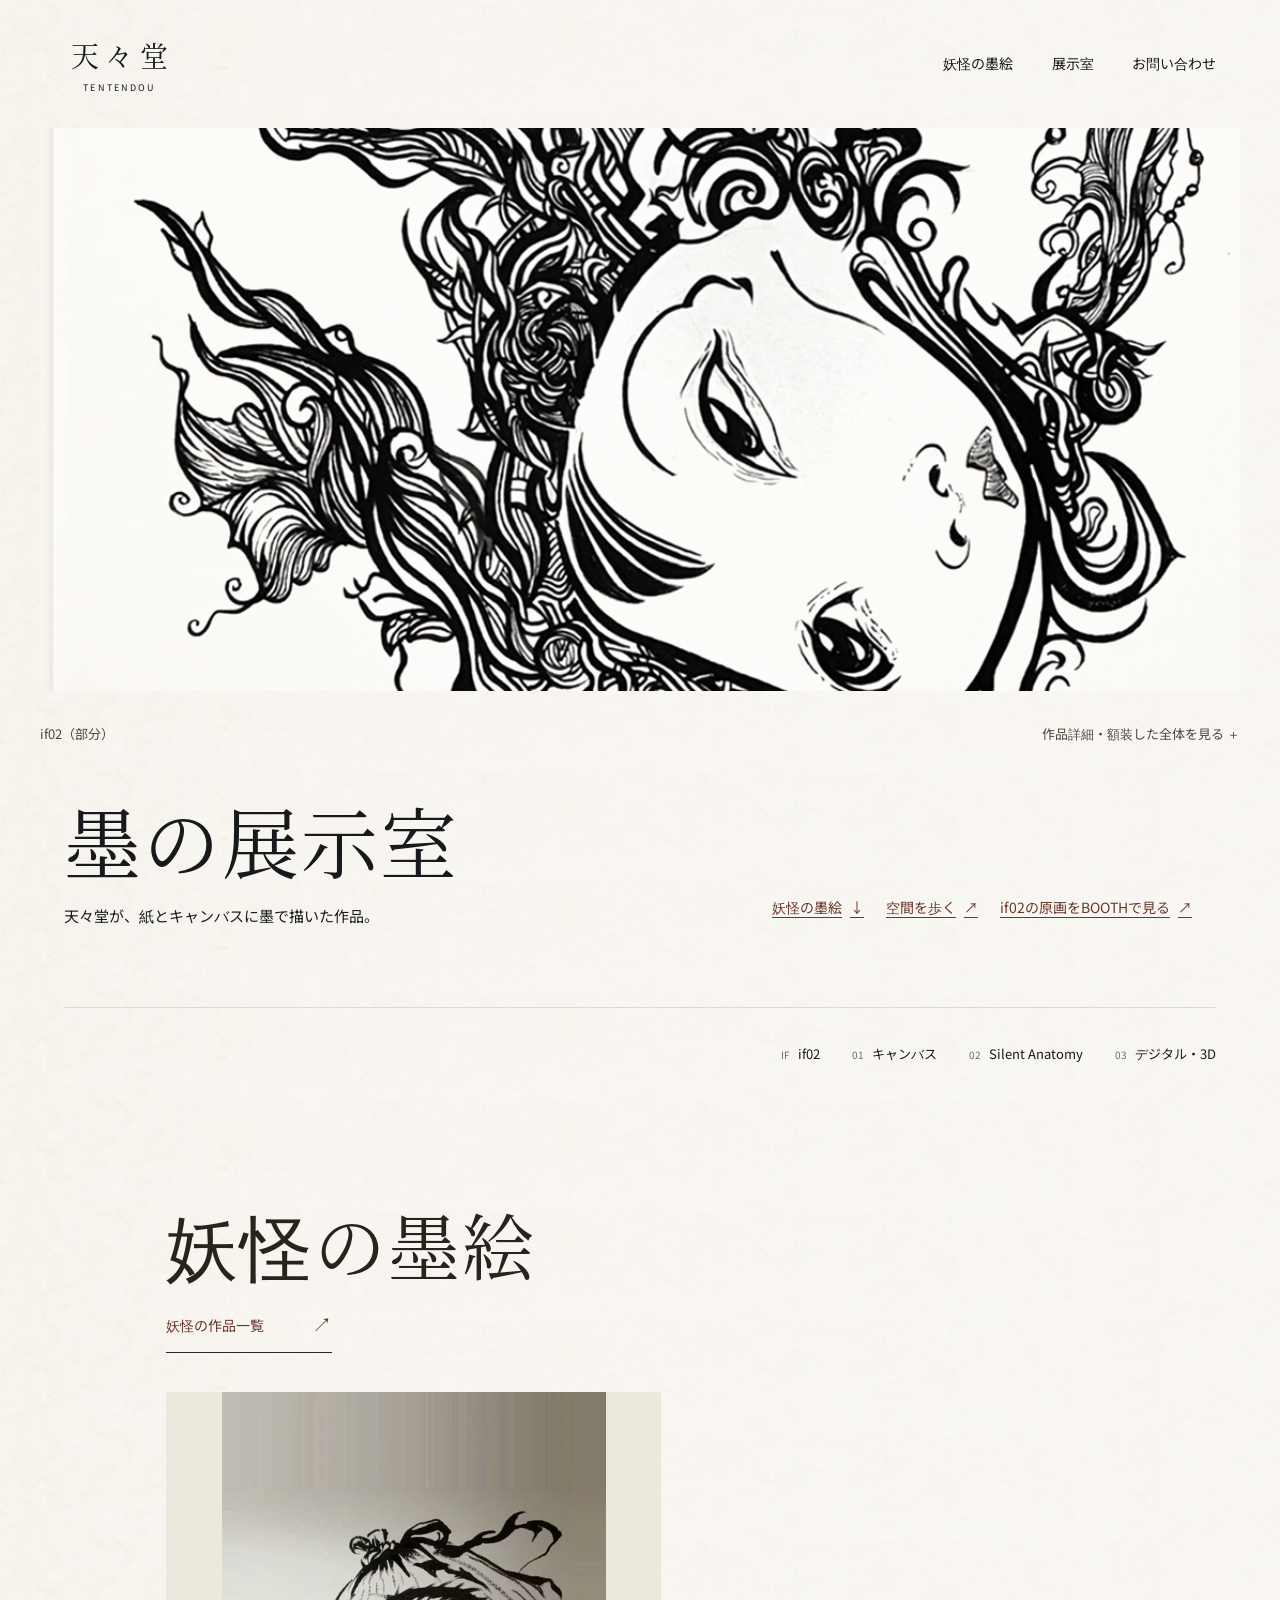
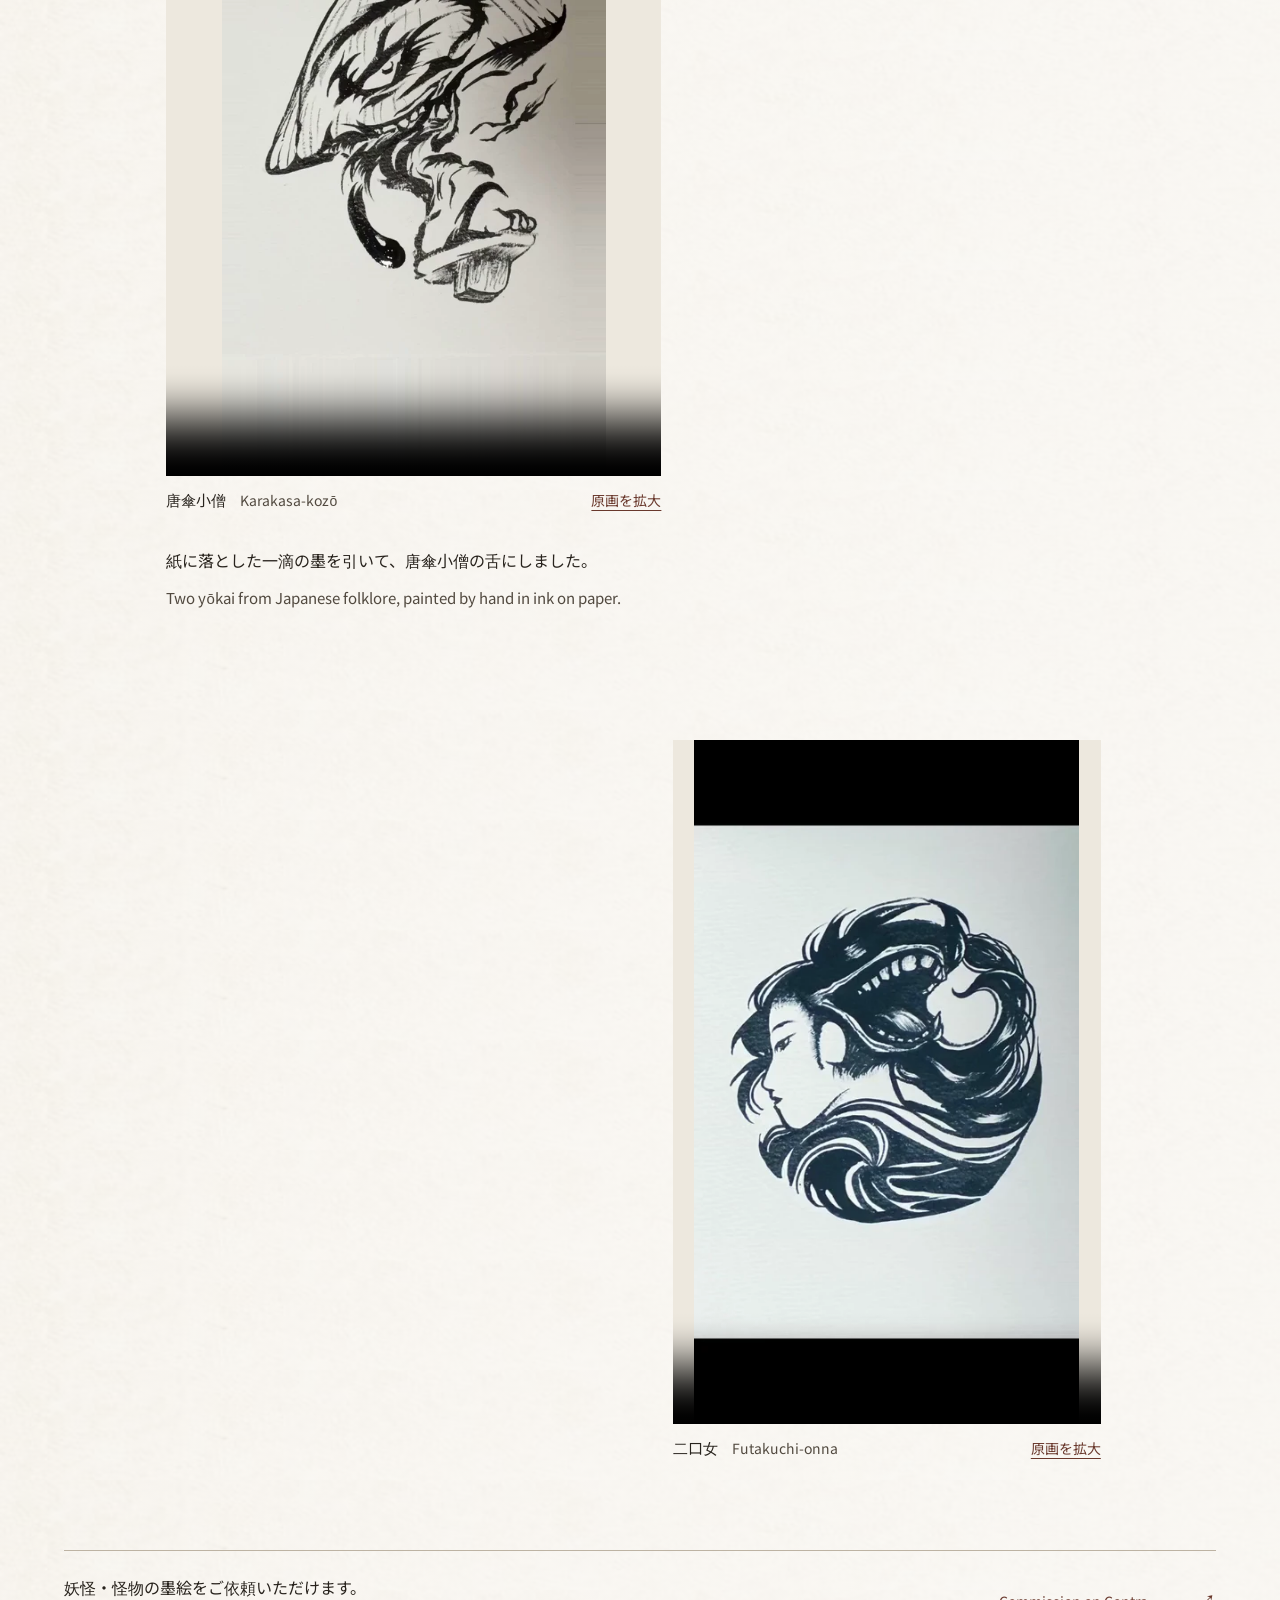
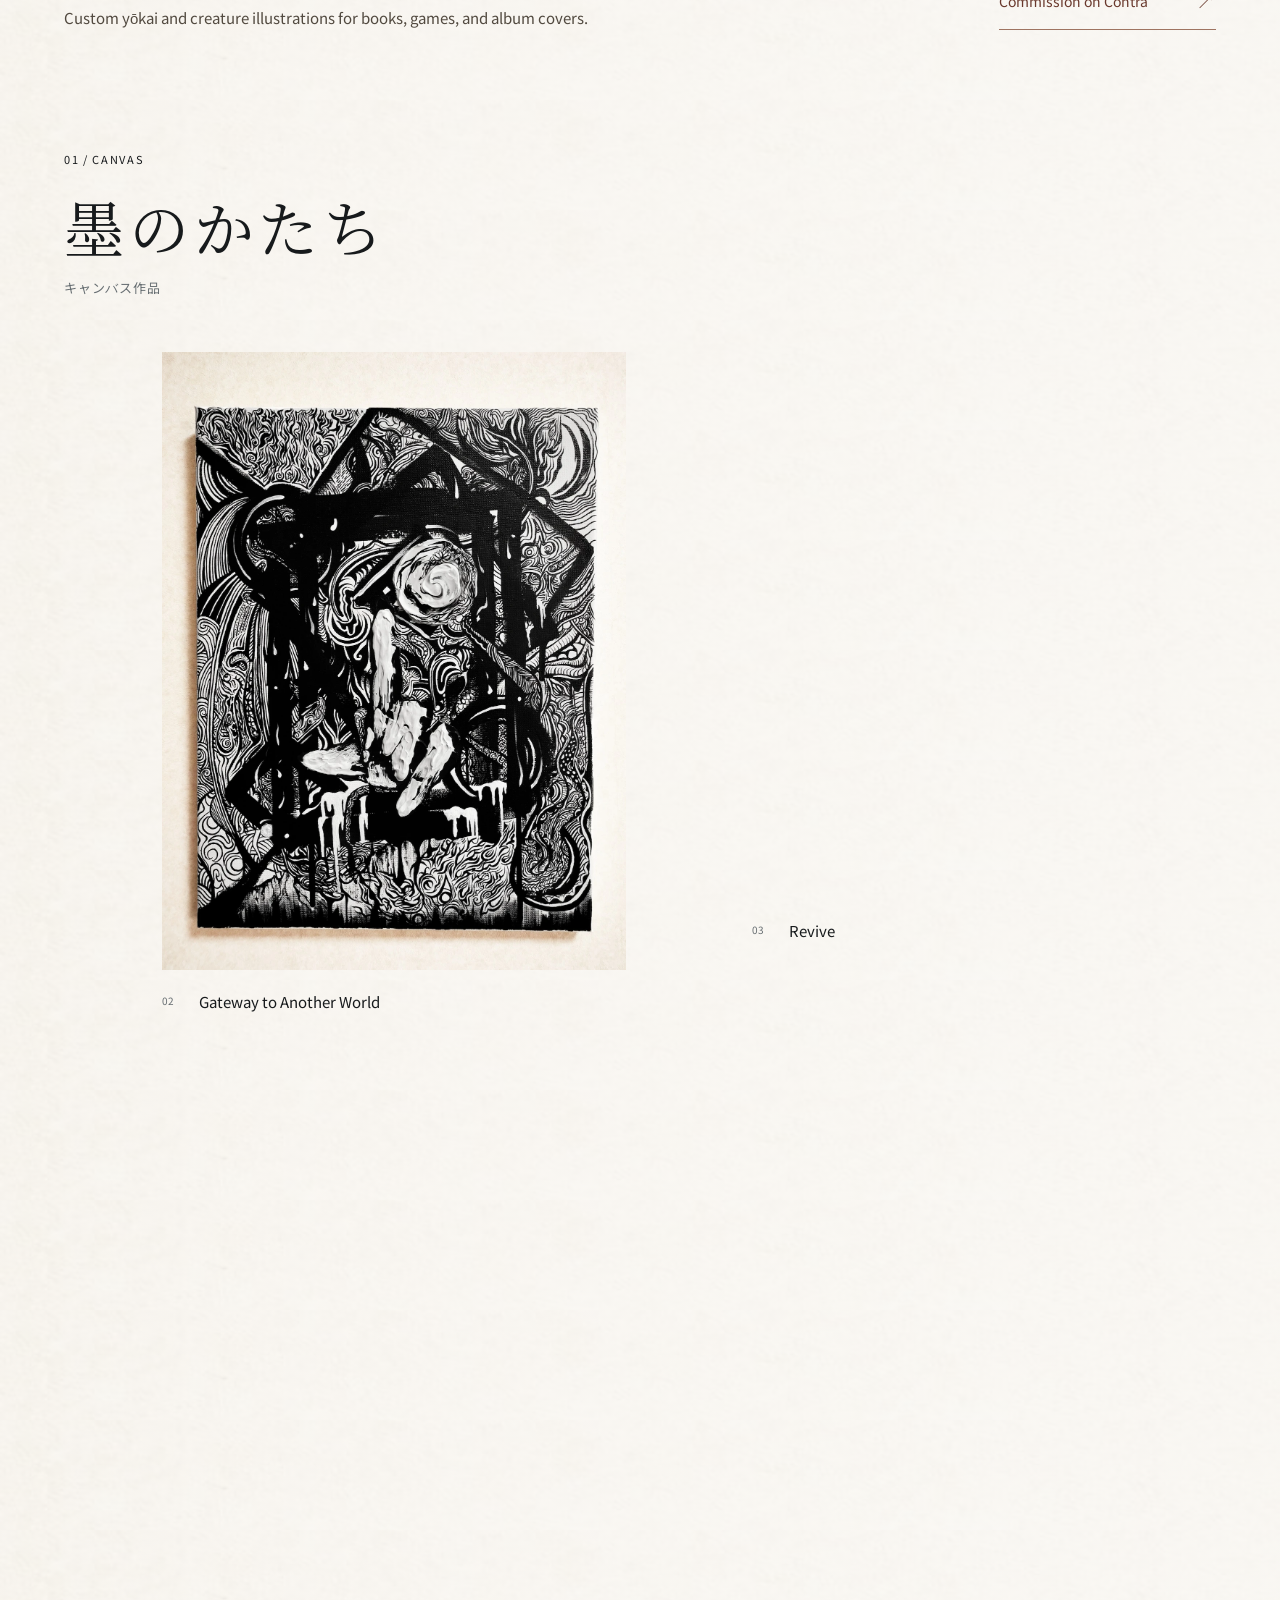
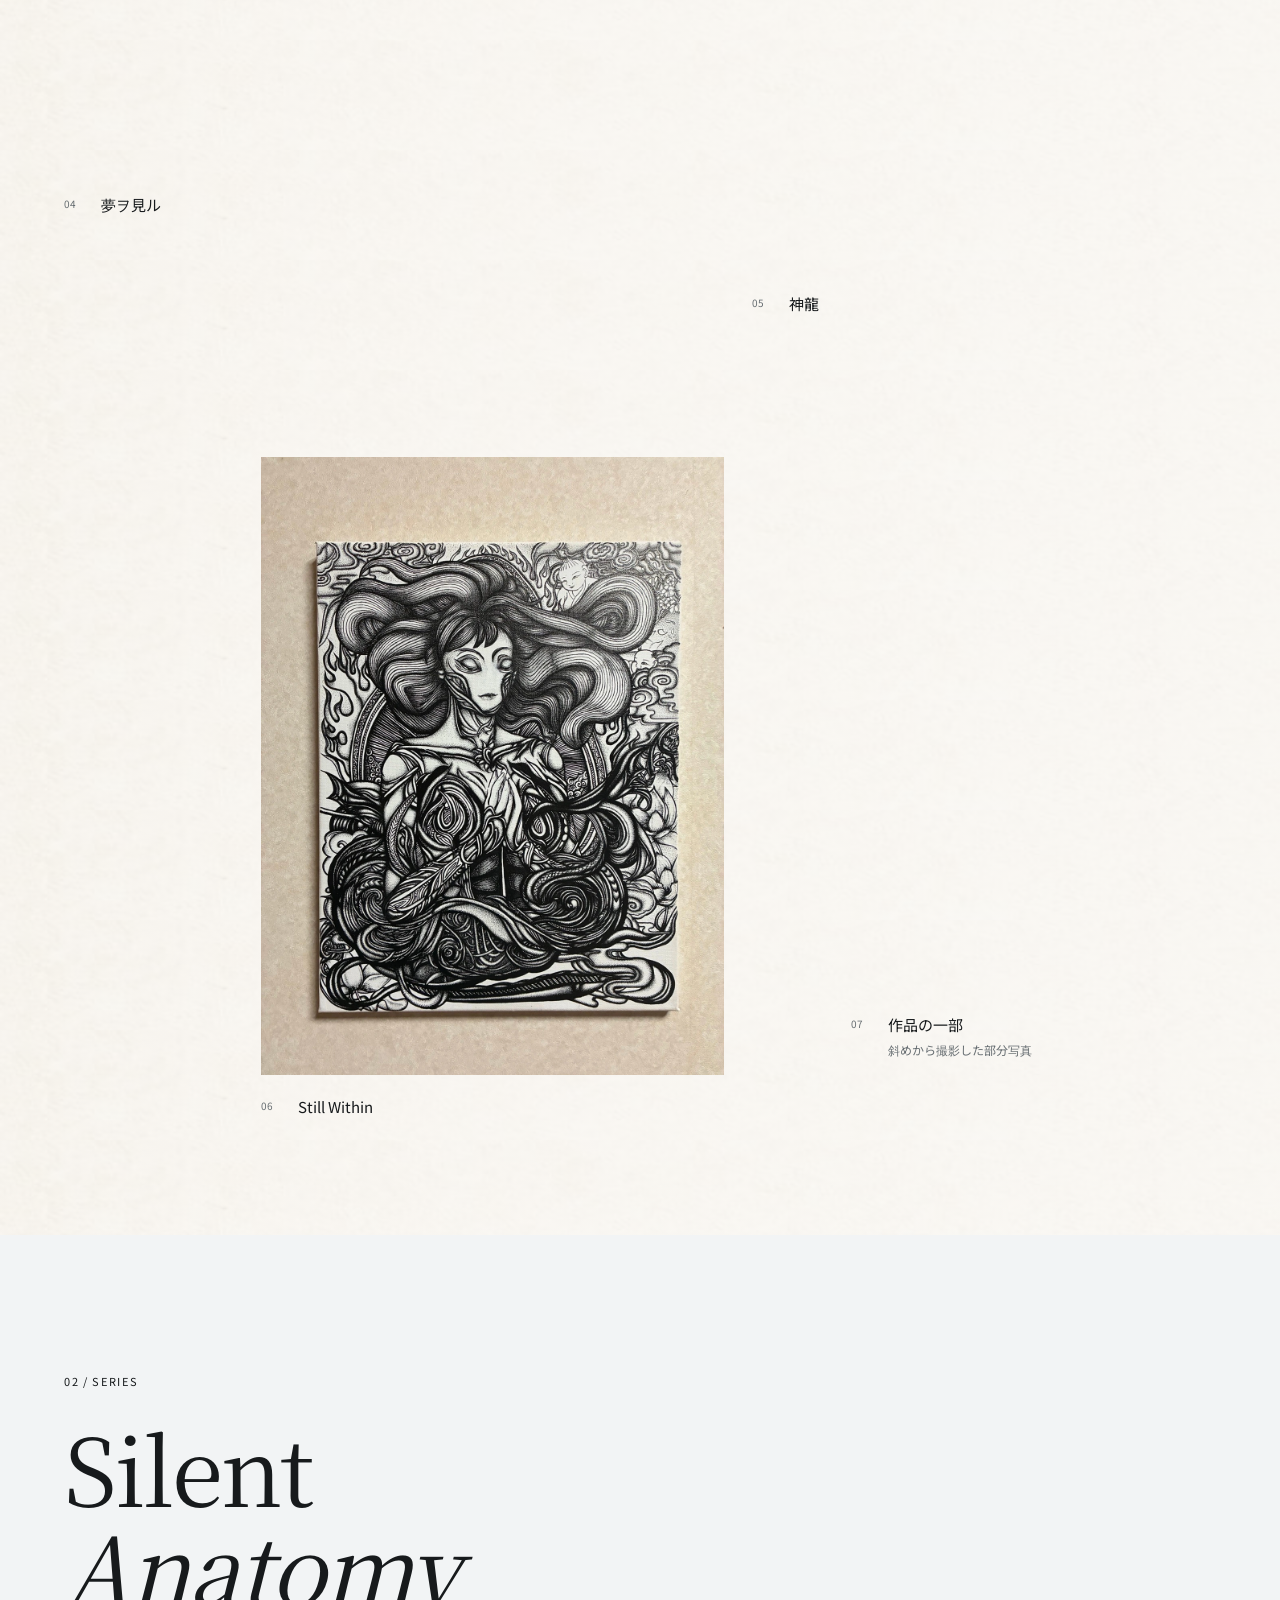
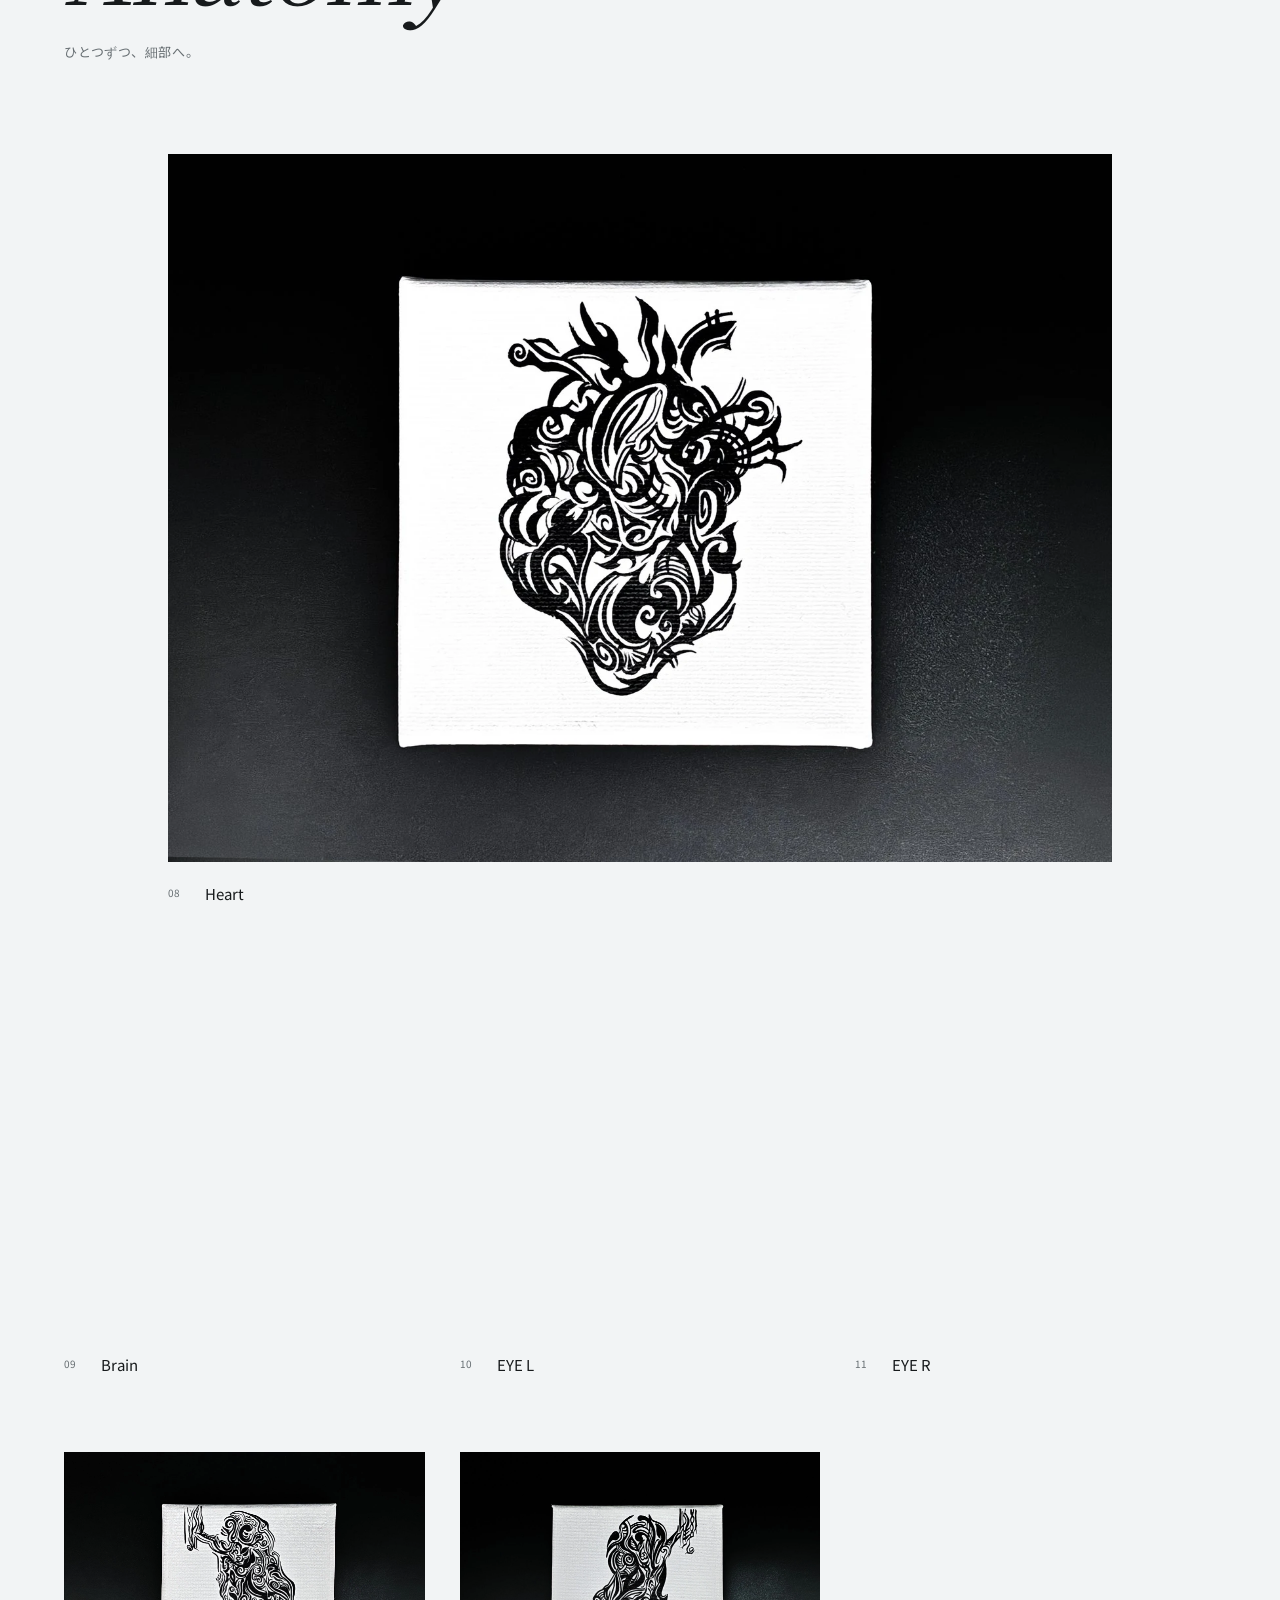
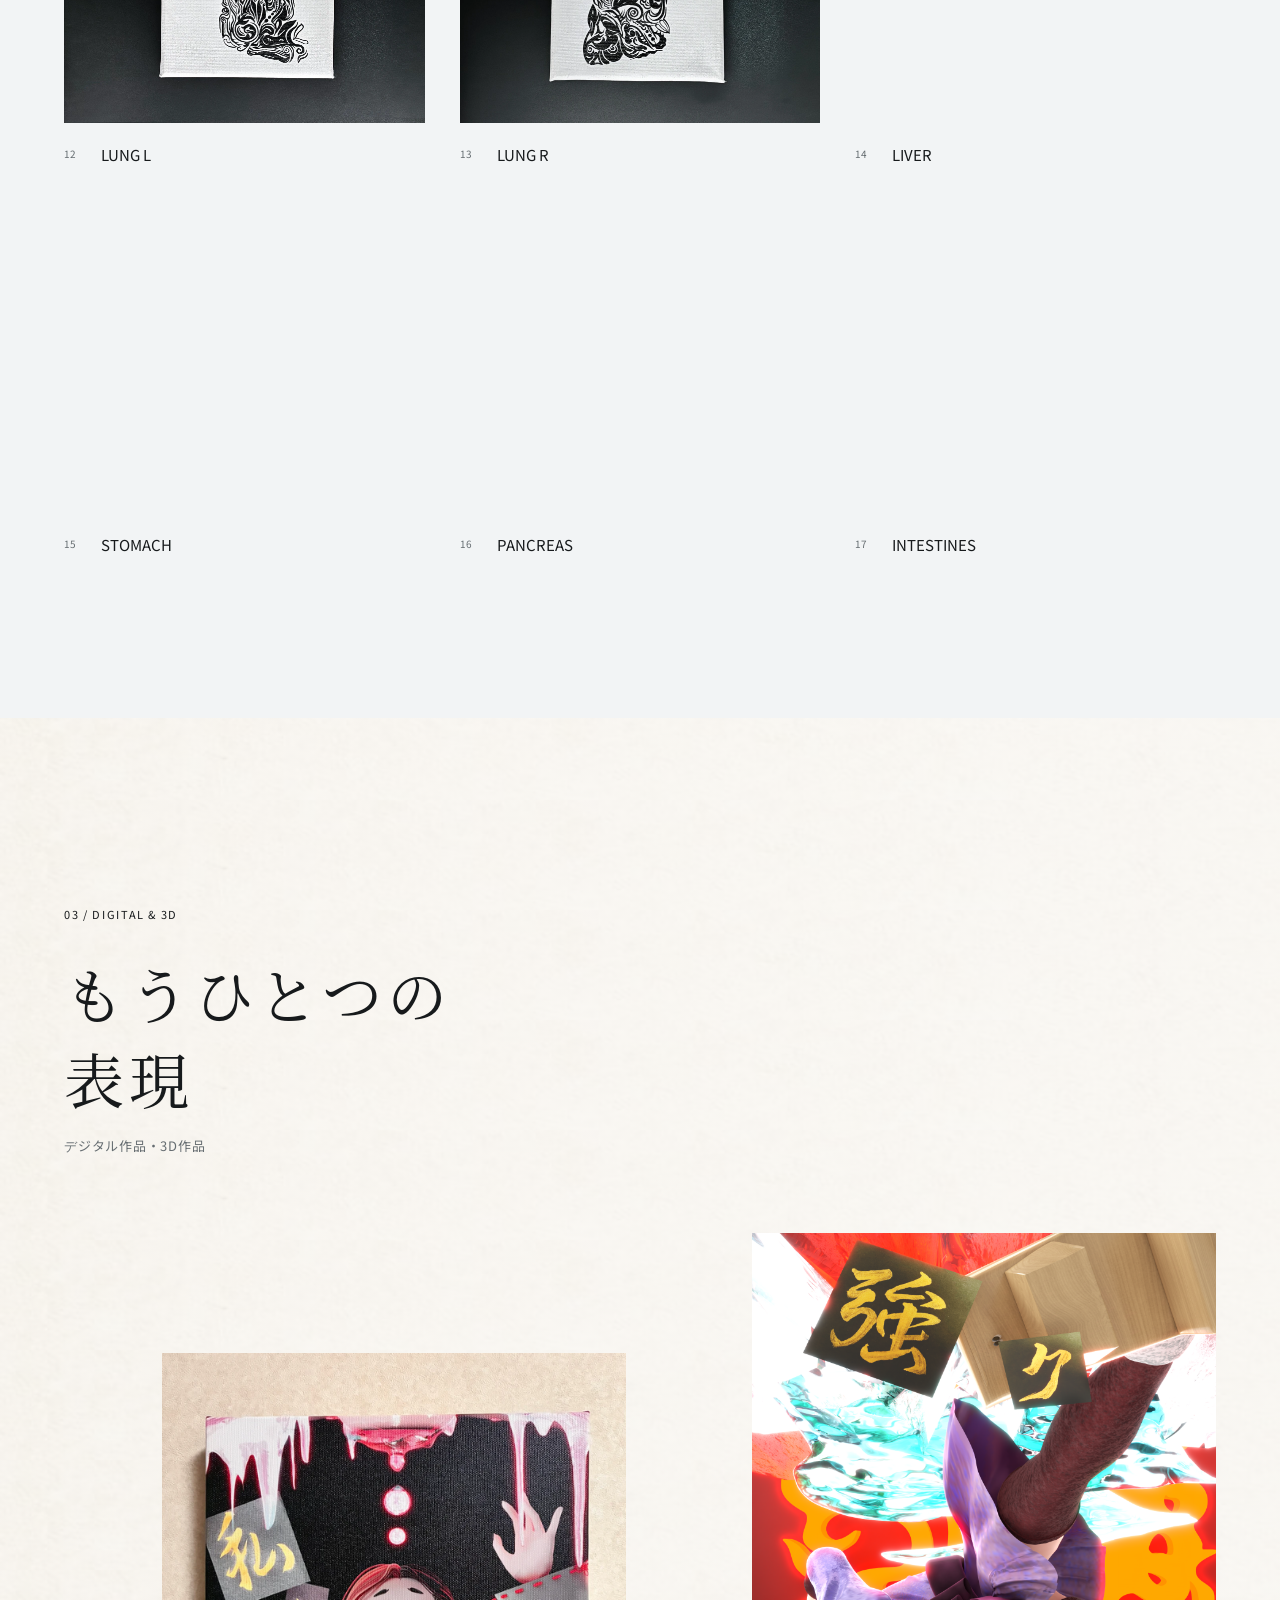
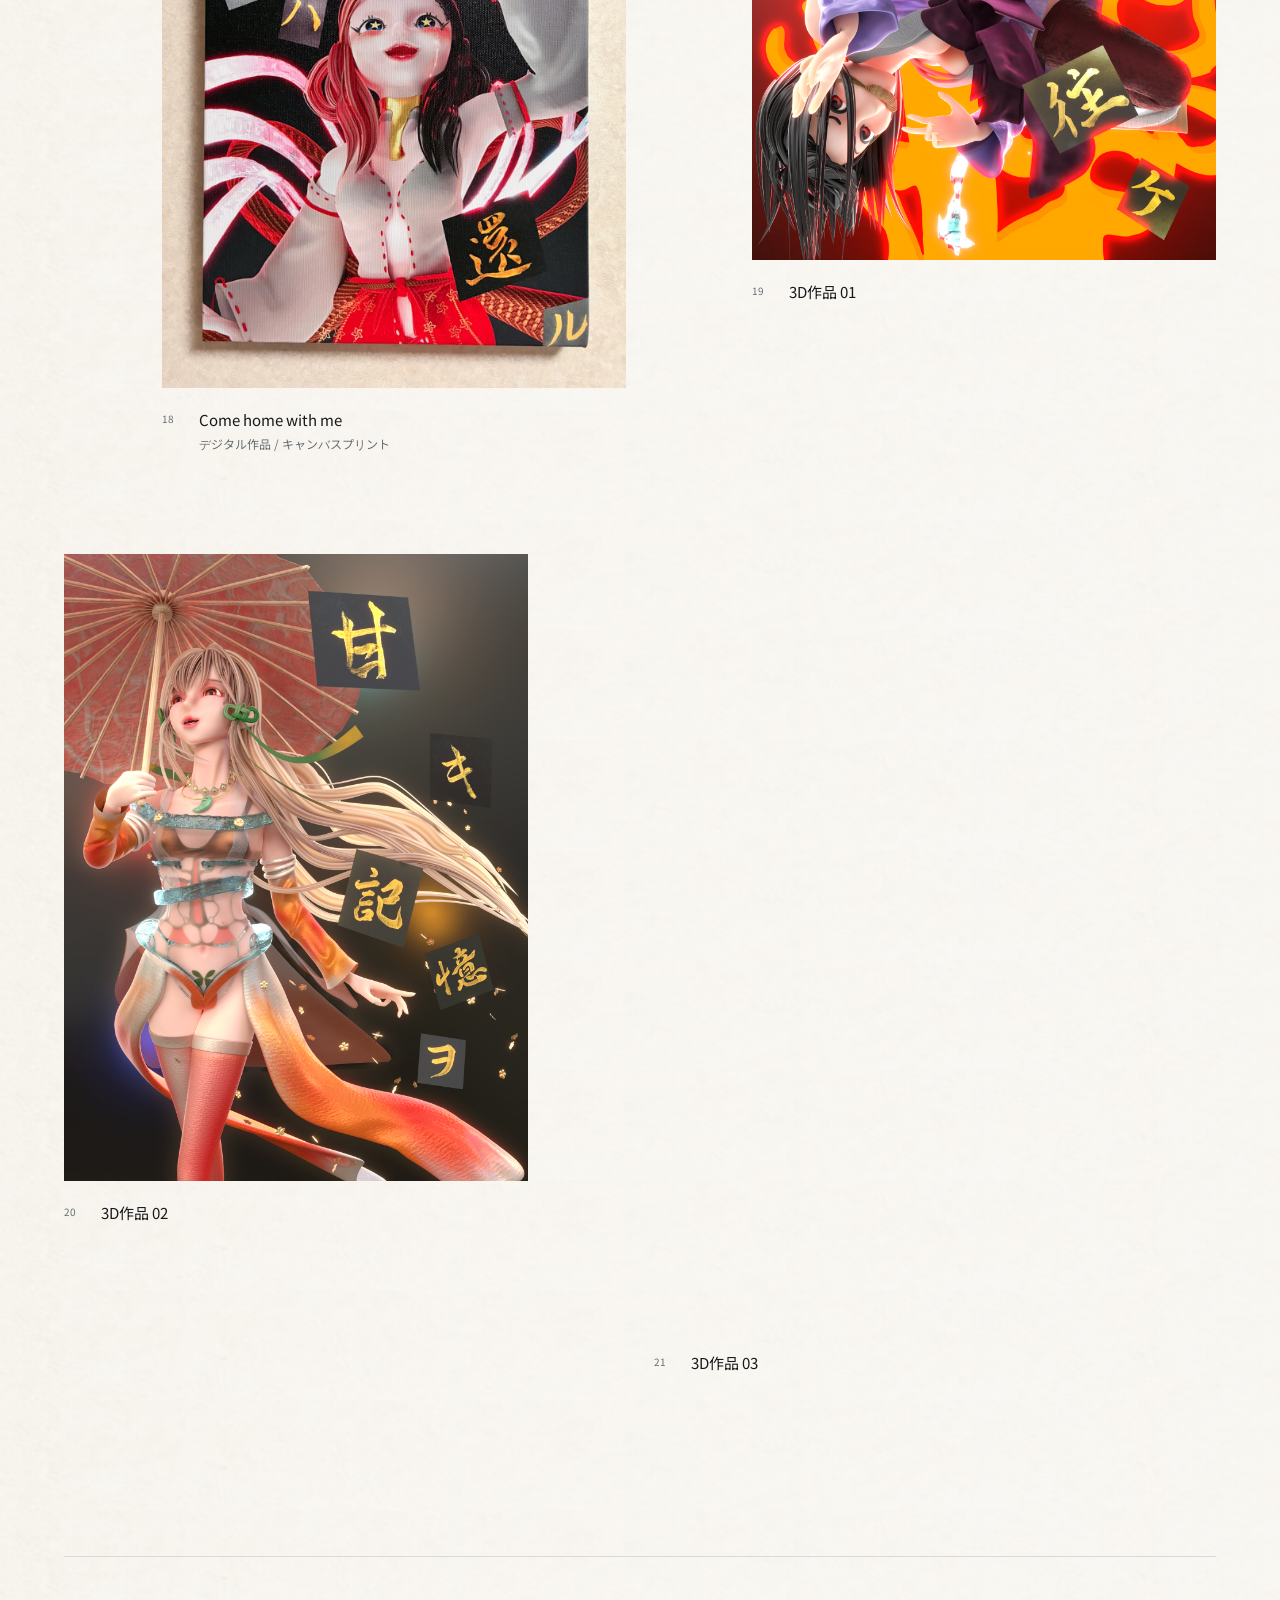
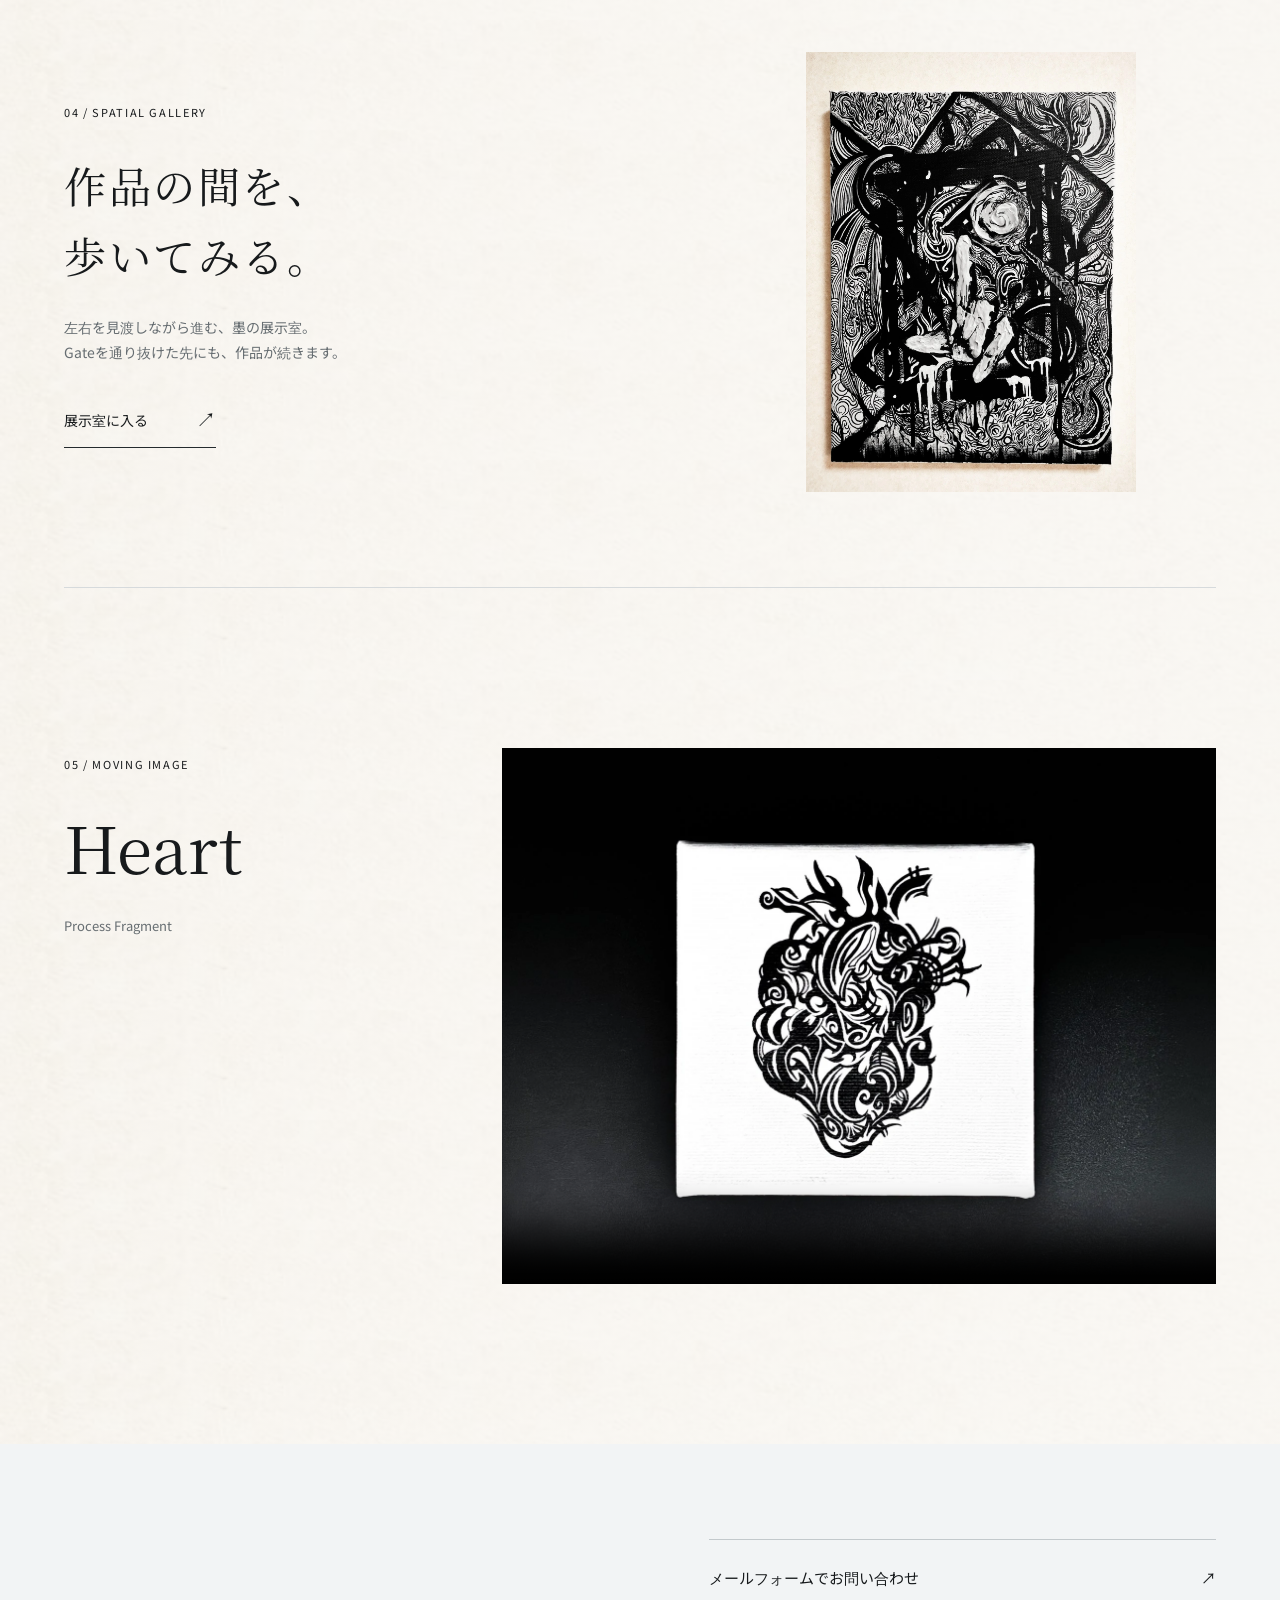
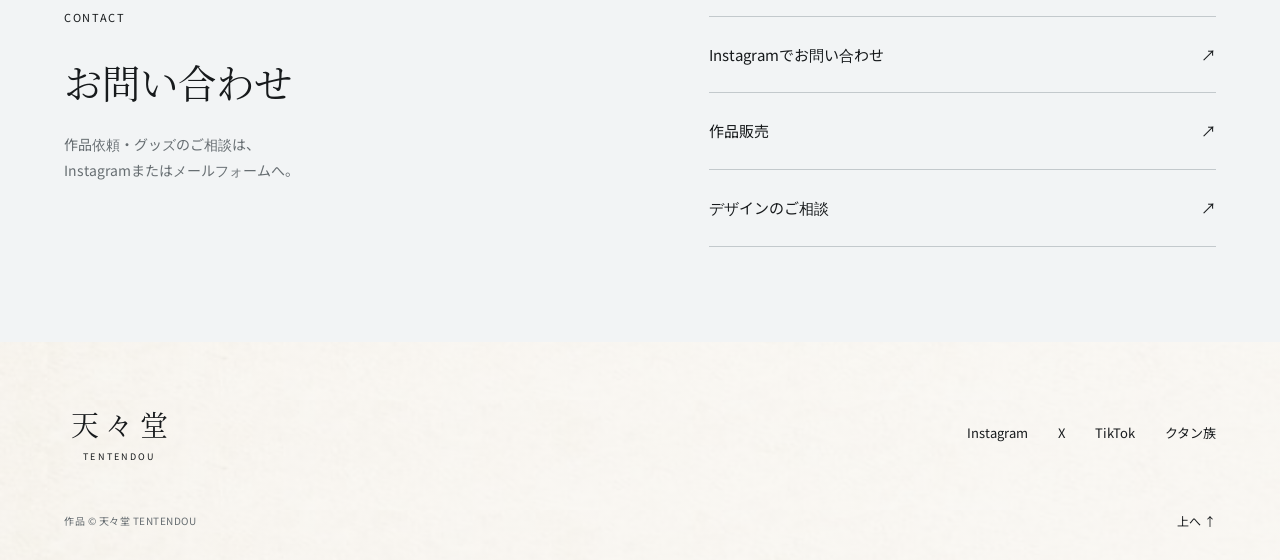
<file: art/ink/index.html>
<!doctype html><html lang="ja"><head><meta charset="utf-8"><meta name="viewport" content="width=device-width,initial-scale=1"><meta name="theme-color" content="#ffffff"><title>天々堂｜墨の展示室</title><meta name="description" content="天々堂の墨の作品。妖怪の墨絵、if、キャンバス作品、Silent Anatomy。"><link rel="stylesheet" href="museum.css"><style>
/* Exhibition sequence: a broad detail, then two separate originals. */
.ink-opening{margin:0 auto;max-width:1750px}
.ink-opening .ink-hero-image{display:block;margin-inline:clamp(14px,3.1vw,68px);background:#f8f5ef;overflow:hidden}
.ink-opening .ink-hero-image img{display:block;width:137%;max-width:none;margin-left:-18.5%;height:clamp(380px,44vw,650px);object-fit:cover;object-position:50% 62%}
.ink-opening .ink-hero-label{display:flex;align-items:baseline;justify-content:space-between;gap:12px;font-size:13px;margin:12px clamp(14px,3.1vw,68px) 0;color:#4f453c}
.ink-opening .ink-mobile-note{display:none}
.ink-opening .ink-introduction{display:grid;grid-template-columns:minmax(0,3fr) minmax(250px,2fr);align-items:end;gap:20px 42px;padding:clamp(38px,4vw,60px) var(--pad) clamp(36px,6vw,92px)}
.ink-introduction h1,.yokai-intro h2{margin:0;font:400 clamp(46px,6vw,100px)/1.16 var(--serif);letter-spacing:.025em}
.ink-introduction p{margin-top:17px;font-size:15px}
.ink-entry-links{display:flex;flex-wrap:wrap;gap:4px 22px;align-items:center}.ink-entry-links a{display:inline-flex;align-items:center;gap:8px;min-height:44px;text-decoration:underline;text-underline-offset:4px;color:#69382c;font-size:14px}
.ink-opening+.collection-index{border-top:1px solid var(--line);margin-inline:var(--pad);padding-inline:0}
.yokai-gallery{max-width:1520px;margin:clamp(42px,8vw,110px) auto;padding:0 var(--pad);color:#28231d}
.yokai-intro{max-width:700px;margin-left:clamp(0px,8vw,120px);margin-bottom:clamp(20px,3vw,44px)}.yokai-intro h2{font-size:clamp(40px,5.6vw,84px)}.yokai-story{max-width:56ch;margin:clamp(20px,3vw,34px) 0 0 clamp(0px,8vw,120px)}.yokai-story p+p{margin-top:8px}.yokai-story p[lang],.yokai-commission p span{color:#51493f;font-size:15px}
.yokai-pair{display:block}.yokai-pair figure{margin:0}.yokai-pair .yokai-primary{width:min(79%,650px);margin-left:clamp(0px,8vw,120px)}
.yokai-pair .yokai-secondary{width:min(62%,560px);margin:clamp(54px,10vw,140px) clamp(0px,9vw,145px) 0 auto}
.yokai-pair img{display:block;width:100%;height:auto}.yokai-pair figcaption{display:flex;gap:5px 14px;flex-wrap:wrap;align-items:baseline;padding-top:12px}.yokai-pair figcaption [lang]{color:#51493f;font-size:14px}
.yokai-commission{display:flex;flex-wrap:wrap;justify-content:space-between;align-items:center;gap:14px 28px;border-top:1px solid #bdb3a3;margin-top:clamp(42px,7vw,100px);padding:22px 0}.yokai-commission .text-link{color:#69382c;border-color:#9f7461}.yokai-commission .text-link span[lang]{font:inherit}
@media(max-width:700px){.ink-opening .ink-hero-image{margin-inline:12px}.ink-opening .ink-hero-image img{width:100%;margin-left:0;height:auto;max-height:76svh;object-fit:contain}.ink-opening .ink-hero-label{margin-inline:14px}.ink-opening .ink-detail-note{display:none}.ink-opening .ink-mobile-note{display:inline}.ink-opening .ink-introduction{grid-template-columns:1fr;gap:8px;padding:28px 20px 35px}.ink-introduction h1{font-size:clamp(43px,10vw,66px)}.ink-introduction p{margin-top:8px}.ink-entry-links{column-gap:19px}.yokai-gallery{padding-inline:20px}.yokai-intro,.yokai-story{margin-left:0}.yokai-pair .yokai-primary{width:100%;margin-left:0}.yokai-pair .yokai-secondary{width:81%;margin:48px 0 0 auto}.yokai-commission .text-link{gap:15px}}

/* Gallery entrances: motion is applied to the artwork, never its link or caption. */
@media (prefers-reduced-motion: no-preference) {
  main { overflow-x: clip; }
  [data-ink-arriving] {
    animation: ink-slide-in 780ms cubic-bezier(.2,.68,.22,1) both;
  }
  [data-ink-arriving="right"] { --ink-entry-offset: clamp(44px, 11vw, 144px); }
  [data-ink-arriving="left"] { --ink-entry-offset: clamp(-144px, -11vw, -44px); }
  :focus-visible > [data-ink-arriving] { animation: none; }
}
@keyframes ink-slide-in {
  from { transform: translateX(var(--ink-entry-offset)); }
  to { transform: translateX(0); }
}

.yokai-plate{width:100%;display:block;aspect-ratio:9/16;max-height:76svh;object-fit:contain;background:#ede8de}
.yokai-pair .yokai-primary{width:min(79%,495px)}
.yokai-pair .yokai-secondary{width:min(62%,428px)}
.yokai-intro .text-link{margin-top:14px;color:#69382c}
.yokai-pair figcaption .original{margin-left:auto;color:#69382c;text-decoration:underline;text-underline-offset:4px;font-size:14px}
@media(max-width:700px){.yokai-pair .yokai-primary{width:100%}.yokai-pair .yokai-secondary{width:81%}.yokai-plate{max-height:none}}
body{background-color:#f9f7f2;background-image:linear-gradient(rgba(249,248,245,.83),rgba(249,248,245,.83)),url("assets/gallery-background-adobe.jpg");background-size:auto,100% 110px;background-repeat:repeat}.site-header,.yokai-gallery{background-color:transparent}
.viewer-presentation{max-width:1200px;margin:0 auto}
.viewer[open].with-details .viewer-presentation{display:grid;grid-template-columns:minmax(0,3fr) minmax(230px,1fr);gap:clamp(22px,5vw,74px);align-items:center}
.viewer[open].with-details .viewer-image{height:min(70dvh,800px);width:100%}
.viewer-caption [hidden]{display:none}
.viewer-caption h2{margin-bottom:8px}
.viewer-facts{margin:18px 0;display:grid;grid-template-columns:max-content 1fr;gap:8px 14px;font-size:14px;line-height:1.55}
.viewer-facts dt{color:#65584c}.viewer-facts dd{margin:0}
.viewer-purchase{display:flex;align-items:flex-start;flex-direction:column;margin-block:10px}
.viewer-purchase a{color:#69382c;min-height:44px;display:inline-flex;align-items:center;text-decoration:underline;text-underline-offset:5px;font-size:14px}
.viewer-tabs{display:flex;flex-wrap:wrap;gap:5px 8px;margin:14px 0}.viewer-tabs button{border:1px solid #d2c9be;padding:5px 9px;line-height:1.3}.viewer-tabs button[aria-pressed="true"]{border-color:#69382c;color:#69382c;background:#f3ebe5}
@media(max-width:700px){.viewer[open].with-details .viewer-presentation{display:block}.viewer[open].with-details .viewer-image{height:min(54svh,500px);min-height:150px;margin:5px auto 12px}.viewer-caption{margin:10px auto}.viewer-caption h2{margin-bottom:4px}}

.yokai-gallery{margin-bottom:0}.yokai-commission{padding-bottom:8px}
.yokai-gallery+.canvas-collection{padding-top:clamp(58px,8vw,115px);padding-bottom:clamp(65px,9vw,128px)}
.collection .section-heading h2{margin-top:12px;margin-bottom:8px}
.canvas-collection>.section-heading{margin-bottom:clamp(24px,4vw,55px)}
.canvas-collection .canvas-grid{margin-top:clamp(30px,4vw,56px)}
</style><link rel="preload" as="font" href="fonts/museum-serif.woff" type="font/woff" crossorigin></head><body id="top"><a class="skip" href="#works">作品へ移動</a><header class="site-header"><a class="brand" href="./" aria-label="天々堂 墨の展示室 トップ"><span class="brand-ja">天々堂</span><span class="brand-en">TENTENDOU</span></a><nav aria-label="メインナビゲーション"><a href="#yokai">妖怪の墨絵</a><a href="room/">展示室</a><a href="#contact">お問い合わせ</a></nav></header><main><section class="ink-opening" aria-labelledby="hero-title">
<figure id="work-if02"><a class="art-link ink-hero-image" href="assets/if02.png" data-title="if02" data-note="額装した全体 / Framed artwork" aria-label="if02 の全体を拡大"><img src="assets/if02.png" width="1536" height="2048" alt="墨の細密な曲線で描かれた横向きの顔と、その周りの植物や人物。作品 if02。" fetchpriority="high" decoding="async"></a><figcaption class="ink-hero-label"><span>if02<span class="ink-detail-note">（部分）</span></span><span class="ink-detail-note">作品詳細・額装した全体を見る ＋</span><span class="ink-mobile-note">作品詳細・拡大 ＋</span></figcaption></figure>
<div class="ink-introduction"><div><h1 id="hero-title">墨の展示室</h1><p>天々堂が、紙とキャンバスに墨で描いた作品。</p></div><nav class="ink-entry-links" aria-label="作品と購入"><a class="ink-yokai" href="#yokai">妖怪の墨絵 <span aria-hidden="true">↓</span></a><a href="room/">空間を歩く <span aria-hidden="true">↗</span></a><a class="ink-sale" href="https://booth.pm/en/items/9218173" aria-label="if02の原画をBOOTHで見る">if02の原画をBOOTHで見る <span aria-hidden="true">↗</span></a></nav></div>
</section><nav class="collection-index" aria-label="作品の種類"><a href="#work-if02"><span>IF</span>if02</a><a href="#canvas"><span>01</span>キャンバス</a><a href="#anatomy"><span>02</span>Silent Anatomy</a><a href="#digital"><span>03</span>デジタル・3D</a></nav>
<section id="yokai" class="yokai-gallery" aria-labelledby="yokai-title">
<div class="yokai-intro"><h2 id="yokai-title">妖怪の墨絵</h2><a class="text-link" href="yokai/">妖怪の作品一覧 <span aria-hidden="true">↗</span></a></div>
<div class="yokai-pair">
<figure class="artwork yokai-primary" id="work-karakasa"><div class="yokai-surface"><video class="yokai-plate" controls playsinline preload="none" poster="assets/karakasa-process-poster.webp" aria-label="唐傘小僧の制作映像"><source src="assets/karakasa-process.mp4" type="video/mp4"><a href="assets/karakasa-process.mp4">唐傘小僧の映像を開く</a></video></div><figcaption><span class="work-title">唐傘小僧</span><span lang="en">Karakasa-kozō</span><a class="art-link original" href="assets/karakasa-yokai.webp" data-title="唐傘小僧・Karakasa-kozō" data-note="紙に墨 / Sumi ink on paper" aria-label="唐傘小僧を拡大">原画を拡大</a></figcaption></figure>
<div class="yokai-story"><p>紙に落とした一滴の墨を引いて、唐傘小僧の舌にしました。</p><p lang="en">Two yōkai from Japanese folklore, painted by hand in ink on paper.</p></div>
<figure class="artwork yokai-secondary" id="work-futakuchi"><div class="yokai-surface"><video class="yokai-plate" controls playsinline preload="none" poster="assets/futakuchi-process-poster.webp" aria-label="二口女の制作映像"><source src="assets/futakuchi-process.mp4" type="video/mp4"><a href="assets/futakuchi-process.mp4">二口女の映像を開く</a></video></div><figcaption><span class="work-title">二口女</span><span lang="en">Futakuchi-onna</span><a class="art-link original" href="assets/futakuchi-yokai.webp" data-title="二口女・Futakuchi-onna" data-note="紙に墨 / Sumi ink on paper" aria-label="二口女を拡大">原画を拡大</a></figcaption></figure>
</div>
<div class="yokai-commission"><p>妖怪・怪物の墨絵をご依頼いただけます。<br><span lang="en">Custom yōkai and creature illustrations for books, games, and album covers.</span></p><a class="text-link" href="https://contra.com/s/RUvLrmOZ-custom-japanese-ink-illustration-or-yokai-and-creatures"><span lang="en">Commission on Contra</span><span aria-hidden="true">↗</span></a></div>
</section>
<section class="collection canvas-collection" id="works" aria-labelledby="canvas-title"><div class="section-heading"><span class="section-number">01 / CANVAS</span><h2 id="canvas-title">墨のかたち</h2><p>キャンバス作品</p></div><div class="canvas-grid" id="canvas"><figure id="work-gateway" class="artwork "><a class="art-link" href="assets/gateway.webp" data-title="Gateway to Another World" data-note="" aria-label="Gateway to Another World を拡大"><img src="assets/gateway.webp" alt="Gateway to Another World" width="1280" height="1707" loading="lazy" decoding="async"></a><figcaption><span class="work-number">02</span><span class="work-title">Gateway to Another World</span></figcaption></figure><figure id="work-revive" class="artwork "><a class="art-link" href="assets/revive.webp" data-title="Revive" data-note="" aria-label="Revive を拡大"><img src="assets/revive.webp" alt="Revive" width="1280" height="960" loading="lazy" decoding="async"></a><figcaption><span class="work-number">03</span><span class="work-title">Revive</span></figcaption></figure><figure id="work-yume-wo-miru" class="artwork "><a class="art-link" href="assets/yume-wo-miru.webp" data-title="夢ヲ見ル" data-note="" aria-label="夢ヲ見ル を拡大"><img src="assets/yume-wo-miru.webp" alt="夢ヲ見ル" width="1280" height="1706" loading="lazy" decoding="async"></a><figcaption><span class="work-number">04</span><span class="work-title">夢ヲ見ル</span></figcaption></figure><figure id="work-shinryu" class="artwork "><a class="art-link" href="assets/shinryu.webp" data-title="神龍" data-note="" aria-label="神龍 を拡大"><img src="assets/shinryu.webp" alt="神龍" width="1280" height="1707" loading="lazy" decoding="async"></a><figcaption><span class="work-number">05</span><span class="work-title">神龍</span></figcaption></figure><figure id="work-canvas-work" class="artwork "><a class="art-link" href="assets/canvas-work.webp" data-title="Still Within" data-note="" aria-label="Still Within を拡大"><img src="assets/canvas-work.webp" alt="Still Within" width="1152" height="1536" loading="lazy" decoding="async"></a><figcaption><span class="work-number">06</span><span class="work-title">Still Within</span></figcaption></figure><figure id="work-canvas-detail" class="artwork "><a class="art-link" href="assets/canvas-detail.webp" data-title="作品の一部" data-note="斜めから撮影した部分写真" aria-label="作品の一部 を拡大"><img src="assets/canvas-detail.webp" alt="作品の一部" width="1536" height="1152" loading="lazy" decoding="async"></a><figcaption><span class="work-number">07</span><span class="work-title">作品の一部</span><span class="work-note">斜めから撮影した部分写真</span></figcaption></figure></div></section><section class="anatomy-collection" id="anatomy" aria-labelledby="anatomy-title"><div class="section-heading"><span class="section-number">02 / SERIES</span><h2 id="anatomy-title">Silent<br><i>Anatomy</i></h2><p>ひとつずつ、細部へ。</p></div><div class="anatomy-grid"><figure id="work-heart" class="artwork "><a class="art-link" href="assets/heart.webp" data-title="Heart" data-note="Silent Anatomy" aria-label="Heart を拡大"><img src="assets/heart.webp" alt="Heart" width="1440" height="1080" loading="lazy" decoding="async"></a><figcaption><span class="work-number">08</span><span class="work-title">Heart</span><span class="work-note">Silent Anatomy</span></figcaption></figure><figure id="work-brain" class="artwork "><a class="art-link" href="assets/brain.webp" data-title="Brain" data-note="Silent Anatomy" aria-label="Brain を拡大"><img src="assets/brain.webp" alt="Brain" width="1440" height="1080" loading="lazy" decoding="async"></a><figcaption><span class="work-number">09</span><span class="work-title">Brain</span><span class="work-note">Silent Anatomy</span></figcaption></figure><figure id="work-eye-l" class="artwork "><a class="art-link" href="assets/eye-l.webp" data-title="EYE L" data-note="Silent Anatomy" aria-label="EYE L を拡大"><img src="assets/eye-l.webp" alt="EYE L" width="1440" height="1080" loading="lazy" decoding="async"></a><figcaption><span class="work-number">10</span><span class="work-title">EYE L</span><span class="work-note">Silent Anatomy</span></figcaption></figure><figure id="work-eye-r" class="artwork "><a class="art-link" href="assets/eye-r.webp" data-title="EYE R" data-note="Silent Anatomy" aria-label="EYE R を拡大"><img src="assets/eye-r.webp" alt="EYE R" width="1440" height="1080" loading="lazy" decoding="async"></a><figcaption><span class="work-number">11</span><span class="work-title">EYE R</span><span class="work-note">Silent Anatomy</span></figcaption></figure><figure id="work-lung-l" class="artwork "><a class="art-link" href="assets/lung-l.webp" data-title="LUNG L" data-note="Silent Anatomy" aria-label="LUNG L を拡大"><img src="assets/lung-l.webp" alt="LUNG L" width="1440" height="1080" loading="lazy" decoding="async"></a><figcaption><span class="work-number">12</span><span class="work-title">LUNG L</span><span class="work-note">Silent Anatomy</span></figcaption></figure><figure id="work-lung-r" class="artwork "><a class="art-link" href="assets/lung-r.webp" data-title="LUNG R" data-note="Silent Anatomy" aria-label="LUNG R を拡大"><img src="assets/lung-r.webp" alt="LUNG R" width="1440" height="1080" loading="lazy" decoding="async"></a><figcaption><span class="work-number">13</span><span class="work-title">LUNG R</span><span class="work-note">Silent Anatomy</span></figcaption></figure><figure id="work-liver" class="artwork "><a class="art-link" href="assets/liver.webp" data-title="LIVER" data-note="Silent Anatomy" aria-label="LIVER を拡大"><img src="assets/liver.webp" alt="LIVER" width="1440" height="1080" loading="lazy" decoding="async"></a><figcaption><span class="work-number">14</span><span class="work-title">LIVER</span><span class="work-note">Silent Anatomy</span></figcaption></figure><figure id="work-stomach" class="artwork "><a class="art-link" href="assets/stomach.webp" data-title="STOMACH" data-note="Silent Anatomy" aria-label="STOMACH を拡大"><img src="assets/stomach.webp" alt="STOMACH" width="1440" height="1080" loading="lazy" decoding="async"></a><figcaption><span class="work-number">15</span><span class="work-title">STOMACH</span><span class="work-note">Silent Anatomy</span></figcaption></figure><figure id="work-pancreas" class="artwork "><a class="art-link" href="assets/pancreas.webp" data-title="PANCREAS" data-note="Silent Anatomy" aria-label="PANCREAS を拡大"><img src="assets/pancreas.webp" alt="PANCREAS" width="1440" height="1080" loading="lazy" decoding="async"></a><figcaption><span class="work-number">16</span><span class="work-title">PANCREAS</span><span class="work-note">Silent Anatomy</span></figcaption></figure><figure id="work-intestines" class="artwork "><a class="art-link" href="assets/intestines.webp" data-title="INTESTINES" data-note="Silent Anatomy" aria-label="INTESTINES を拡大"><img src="assets/intestines.webp" alt="INTESTINES" width="1440" height="1080" loading="lazy" decoding="async"></a><figcaption><span class="work-number">17</span><span class="work-title">INTESTINES</span><span class="work-note">Silent Anatomy</span></figcaption></figure></div></section><section class="digital-collection" id="digital" aria-labelledby="digital-title"><div class="section-heading"><span class="section-number">03 / DIGITAL &amp; 3D</span><h2 id="digital-title">もうひとつの<br>表現</h2><p>デジタル作品・3D作品</p></div><div class="digital-works"><figure id="work-come-home-with-me" class="artwork" data-kind="digital"><a class="art-link" href="assets/come-home-with-me.webp" data-title="Come home with me" data-alt="Come home with me" data-note="デジタル作品 / キャンバスプリント" aria-label="Come home with me を拡大"><img src="assets/come-home-with-me.webp" alt="Come home with me" width="1169" height="1600" loading="lazy" decoding="async"></a><figcaption><span class="work-number">18</span><span class="work-title">Come home with me</span><span class="work-note">デジタル作品 / キャンバスプリント</span></figcaption></figure><figure id="work-3d-01" class="artwork" data-kind="3d"><a class="art-link" href="assets/other-expressions/work-01.png" data-title="3D作品 01" data-alt="赤と橙の背景に、紫の衣装の人物と金色の文字が配された縦長の3D作品" data-note="" aria-label="3D作品 01 を拡大"><img src="assets/other-expressions/work-01.png" alt="赤と橙の背景に、紫の衣装の人物と金色の文字が配された縦長の3D作品" width="1514" height="2048" loading="lazy" decoding="async"></a><figcaption><span class="work-number">19</span><span class="work-title">3D作品 01</span></figcaption></figure><figure id="work-3d-02" class="artwork" data-kind="3d"><a class="art-link" href="assets/other-expressions/work-02.png" data-title="3D作品 02" data-alt="和傘を持つ長い髪の人物と、金色の文字が配された縦長の3D作品" data-note="" aria-label="3D作品 02 を拡大"><img src="assets/other-expressions/work-02.png" alt="和傘を持つ長い髪の人物と、金色の文字が配された縦長の3D作品" width="1514" height="2048" loading="lazy" decoding="async"></a><figcaption><span class="work-number">20</span><span class="work-title">3D作品 02</span></figcaption></figure><figure id="work-3d-03" class="artwork" data-kind="3d"><a class="art-link" href="assets/other-expressions/work-03.png" data-title="3D作品 03" data-alt="白い背景に、紫色の髪と光を反射する衣装の人物、金色の文字が配された縦長の3D作品" data-note="" aria-label="3D作品 03 を拡大"><img src="assets/other-expressions/work-03.png" alt="白い背景に、紫色の髪と光を反射する衣装の人物、金色の文字が配された縦長の3D作品" width="1514" height="2048" loading="lazy" decoding="async"></a><figcaption><span class="work-number">21</span><span class="work-title">3D作品 03</span></figcaption></figure></div></section><section class="room-invitation" aria-labelledby="room-title"><div><span class="section-number">04 / SPATIAL GALLERY</span><h2 id="room-title">作品の間を、<br>歩いてみる。</h2><p>左右を見渡しながら進む、墨の展示室。<br>Gateを通り抜けた先にも、作品が続きます。</p><a class="text-link" href="room/">展示室に入る <span aria-hidden="true">↗</span></a></div><a class="room-image" href="room/" aria-label="墨の立体展示室に入る"><img src="assets/gateway.webp" alt="Gateway to Another World" width="1280" height="1707" loading="lazy"></a></section><section class="moving-image" aria-labelledby="film-title"><div class="film-heading"><span class="section-number">05 / MOVING IMAGE</span><h2 id="film-title">Heart</h2><p>Process Fragment</p></div><video controls playsinline preload="none" poster="assets/heart.webp" aria-label="Heart のオリジナル映像"><source src="assets/heart-process.mp4" type="video/mp4"></video></section><section class="contact" id="contact" aria-labelledby="contact-title"><div><span class="section-number">CONTACT</span><h2 id="contact-title">お問い合わせ</h2><p>作品依頼・グッズのご相談は、<br>Instagramまたはメールフォームへ。</p></div><div class="contact-links"><a href="contact/">メールフォームでお問い合わせ <span aria-hidden="true">↗</span></a><a href="https://www.instagram.com/tentendou_n/" target="_blank" rel="noopener noreferrer">Instagramでお問い合わせ <span aria-hidden="true">↗</span></a><a href="https://tentendou.official.ec/" target="_blank" rel="noopener noreferrer">作品販売 <span aria-hidden="true">↗</span></a><a href="https://sumilogomotion-pixel.github.io/portfolio.github.io/projects.html" target="_blank" rel="noopener noreferrer">デザインのご相談 <span aria-hidden="true">↗</span></a></div></section><footer class="footer"><a class="brand" href="./"><span class="brand-ja">天々堂</span><span class="brand-en">TENTENDOU</span></a><nav aria-label="SNSと関連サイト"><a href="https://www.instagram.com/tentendou_n/" target="_blank" rel="noopener noreferrer">Instagram</a><a href="https://x.com/tentendou_n" target="_blank" rel="noopener noreferrer">X</a><a href="https://www.tiktok.com/@tenten_dou" target="_blank" rel="noopener noreferrer">TikTok</a><a href="https://sumilogomotion-pixel.github.io/portfolio.github.io/art/kutan/" target="_blank" rel="noopener noreferrer">クタン族</a></nav><small>作品 © 天々堂 TENTENDOU</small><a class="back-top" href="#top">上へ ↑</a></footer></main><dialog class="viewer" aria-label="作品の詳細と拡大表示"><div class="viewer-header"><span class="viewer-count"></span><button class="viewer-close" aria-label="閉じる">閉じる ×</button></div><div class="viewer-presentation"><div class="viewer-image"><img alt=""></div><div class="viewer-caption"><h2></h2><p></p><dl class="viewer-facts" hidden></dl><div class="viewer-tabs" role="group" aria-label="全体と細部" hidden></div><div class="viewer-purchase" hidden></div></div></div><div class="viewer-nav"><button class="previous" aria-label="前の作品">← 前の作品</button><button class="next" aria-label="次の作品">次の作品 →</button></div></dialog><script src="viewer.js?v=details1"></script><script>
(() => {
  if (!('IntersectionObserver' in window) ||
      !matchMedia('(prefers-reduced-motion: no-preference)').matches) return;
  const groups = ['#yokai .yokai-surface', '.canvas-grid .artwork > a',
    '.anatomy-grid .artwork > a', '.digital-works .artwork > a', '.room-image'];
  const directions = new WeakMap();
  const seen = new WeakSet();
  const observer = new IntersectionObserver(entries => {
    for (const entry of entries) {
      if (!entry.isIntersecting) continue;
      const link = entry.target;
      observer.unobserve(link);
      if (seen.has(link)) continue;
      seen.add(link);
      const image = link.matches('.yokai-surface') ? link : link.querySelector('img');
      if (!image || link.matches(':focus-within') || link.closest(':target')) continue;
      image.dataset.inkArriving = directions.get(link);
      image.addEventListener('animationend', event => {
        if (event.animationName === 'ink-slide-in') delete image.dataset.inkArriving;
      }, {once:true});
    }
  }, {rootMargin: '0px 0px 12% 0px', threshold: 0});
  groups.forEach((selector, group) => {
    document.querySelectorAll(selector).forEach((link, item) => {
      directions.set(link, (group + item) % 2 ? 'left' : 'right');
      // Restored scroll, deep links and already-visible works stay fully readable.
      if (link.getBoundingClientRect().top < innerHeight) return;
      link.addEventListener('focusin', () => {
        seen.add(link);
        observer.unobserve(link);
        const image = link.matches('.yokai-surface') ? link : link.querySelector('img');
        if (image) delete image.dataset.inkArriving;
      });
      observer.observe(link);
    });
  });
})();
</script></body></html>
</file>
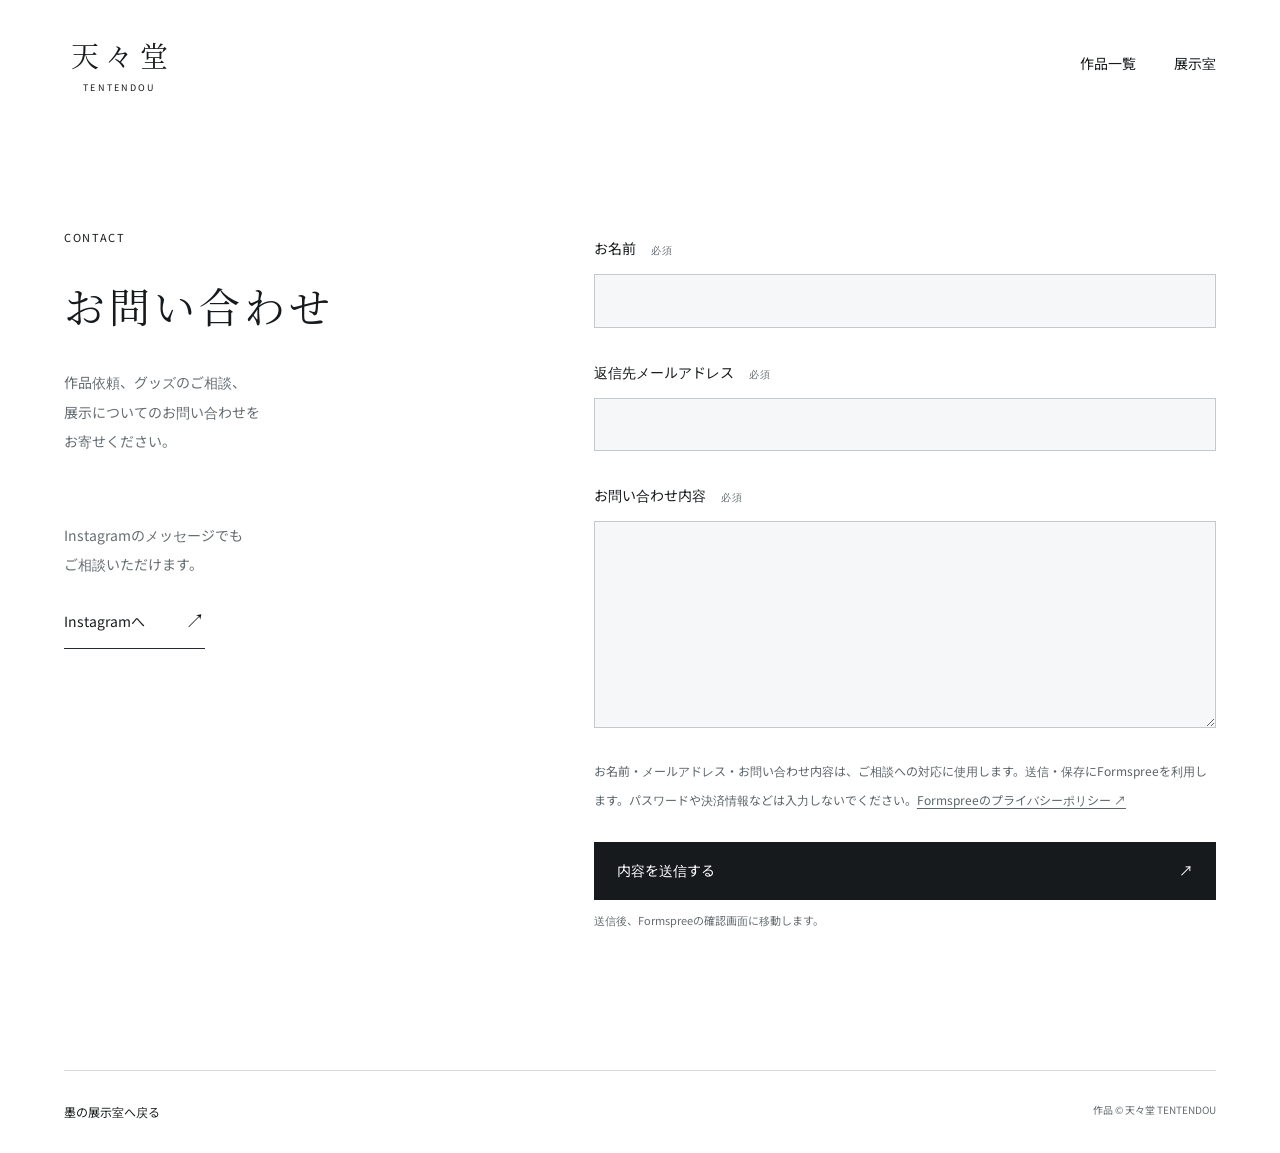
<file: art/ink/contact/index.html>
<!doctype html>
<html lang="ja">
<head>
  <meta charset="utf-8">
  <meta name="viewport" content="width=device-width,initial-scale=1">
  <meta name="theme-color" content="#ffffff">
  <title>お問い合わせ｜天々堂</title>
  <link rel="stylesheet" href="../museum.css">
  <link rel="stylesheet" href="contact.css">
</head>
<body>
  <a class="skip" href="#contact-form">フォームへ移動</a>
  <header class="site-header">
    <a class="brand" href="../"><span class="brand-ja">天々堂</span><span class="brand-en">TENTENDOU</span></a>
    <nav aria-label="メインナビゲーション"><a href="../#works">作品一覧</a><a href="../room/">展示室</a></nav>
  </header>
  <main class="inquiry-page">
    <div class="inquiry-intro">
      <p class="section-number">CONTACT</p>
      <h1>お問い合わせ</h1>
      <p>作品依頼、グッズのご相談、<br>展示についてのお問い合わせを<br>お寄せください。</p>
      <p class="inquiry-alternative">Instagramのメッセージでも<br>ご相談いただけます。</p>
      <a class="text-link" href="https://www.instagram.com/tentendou_n/" target="_blank" rel="noopener noreferrer">Instagramへ <span aria-hidden="true">↗</span></a>
    </div>
    <div class="inquiry-form-wrap">
      <form id="contact-form" method="POST" aria-describedby="form-privacy" action="https://formspree.io/f/mdegnnlg">
        <fieldset>
          <legend class="visually-hidden">メールでのお問い合わせ</legend>
          <div class="inquiry-field">
            <label for="contact-name">お名前 <span>必須</span></label>
            <input id="contact-name" name="name" autocomplete="name" maxlength="100" required>
          </div>
          <div class="inquiry-field">
            <label for="contact-email">返信先メールアドレス <span>必須</span></label>
            <input id="contact-email" name="email" type="email" autocomplete="email" maxlength="254" inputmode="email" required>
          </div>
          <div class="inquiry-field">
            <label for="contact-message">お問い合わせ内容 <span>必須</span></label>
            <textarea id="contact-message" name="message" rows="7" maxlength="5000" required></textarea>
          </div>
          <input type="hidden" name="subject" value="天々堂・墨の展示室からのお問い合わせ">
          <input type="hidden" name="_language" value="ja">
          <div class="form-honeypot" aria-hidden="true"><label for="contact-extra">この欄には入力しないでください</label><input id="contact-extra" type="text" name="_gotcha" tabindex="-1" autocomplete="off"></div>
          <p class="form-privacy" id="form-privacy">お名前・メールアドレス・お問い合わせ内容は、ご相談への対応に使用します。送信・保存にFormspreeを利用します。パスワードや決済情報などは入力しないでください。<a href="https://formspree.io/legal/privacy-policy/" target="_blank" rel="noopener noreferrer">Formspreeのプライバシーポリシー ↗</a></p>
          <button class="inquiry-submit" type="submit">内容を送信する <span aria-hidden="true">↗</span></button>
          <p class="submit-note">送信後、Formspreeの確認画面に移動します。</p>
        </fieldset>
      </form>
    </div>
  </main>
  <footer class="inquiry-footer"><a href="../">墨の展示室へ戻る</a><small>作品 © 天々堂 TENTENDOU</small></footer>
</body>
</html>
</file>
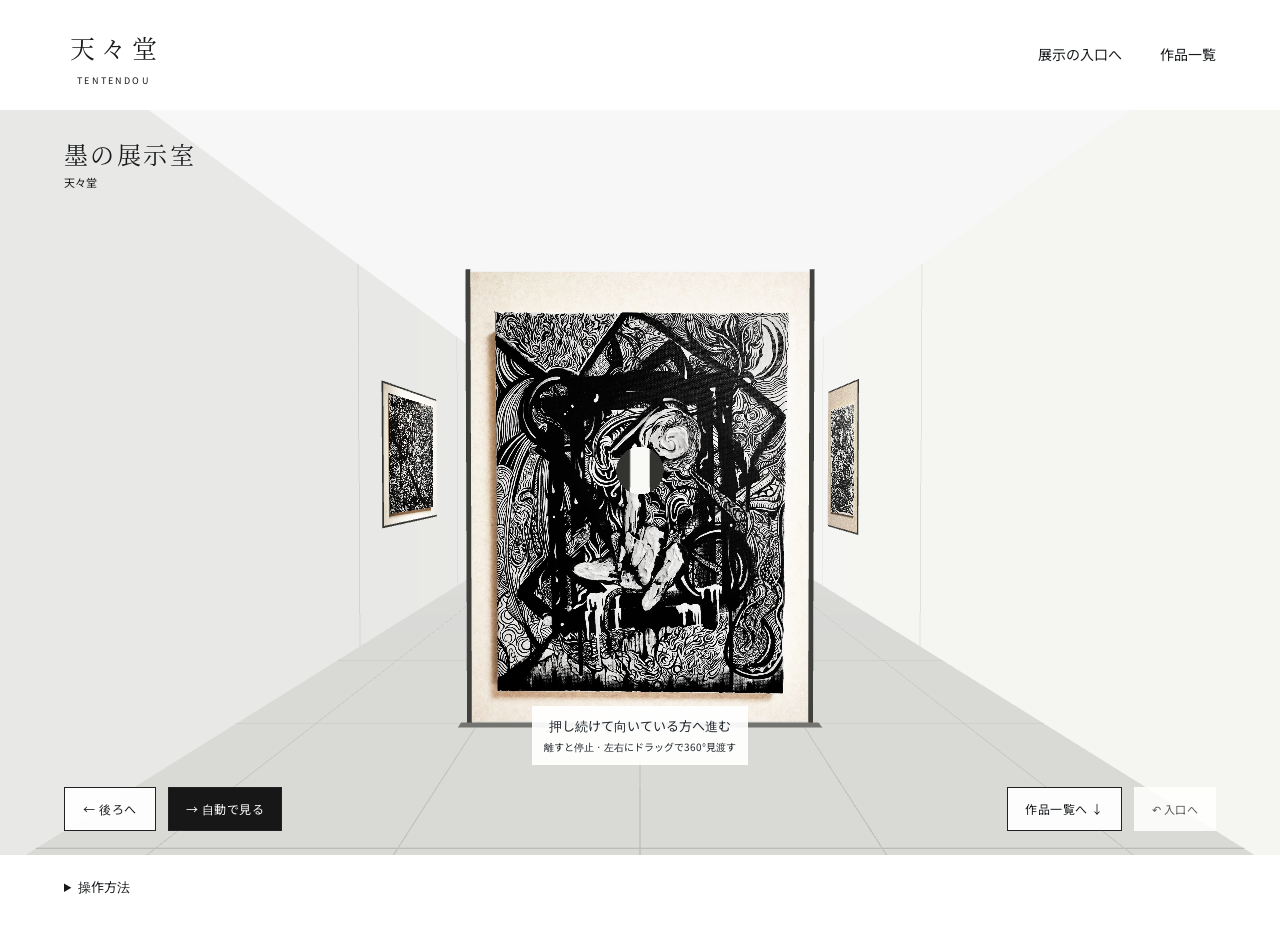
<file: art/ink/room/index.html>
<!doctype html><html lang="ja"><head><meta charset="utf-8"><meta name="viewport" content="width=device-width,initial-scale=1"><title>空間を歩く｜天々堂</title><link rel="stylesheet" href="../style.css"><link rel="stylesheet" href="../museum.css"><link rel="stylesheet" href="room.css"></head><body class="ink room-page"><header class="site-header"><a class="brand" href="../"><span class="brand-ja">天々堂</span><span class="brand-en">TENTENDOU</span></a><nav aria-label="展示室ナビゲーション"><a href="../">展示の入口へ</a><a href="../#works">作品一覧</a></nav></header><main><section class="virtual-gallery" aria-label="立体展示室"><canvas tabindex="0" id="gallery-world" aria-label="墨絵の立体展示室。スワイプまたはドラッグで360度見渡し、長押しで前進。矢印キーで回転と前後移動、AとDで横移動。Homeで入口へ。"></canvas><img class="world-fallback" src="../assets/gateway.webp" alt="Gateway to Another World" width="1280" height="1707" decoding="async"><div class="world-label"><h1>墨の展示室</h1><p>天々堂</p></div><div class="world-help">長押しで進む · 左右にスワイプ</div><div class="ink-hold-guide" id="ink-hold-guide"><span class="ink-hold-mark" aria-hidden="true"></span><div><strong id="ink-hold-title">長押しで向いている方へ進む</strong><small id="ink-hold-detail">指を離すと停止 · 左右にスワイプで360°見渡す</small></div></div><div class="world-controls"><button id="world-back" aria-label="少し後ろへ。長押しで後退、離すと停止" title="長押しで後退">← 後ろへ</button><button id="enter-world">→ 入る</button><a href="../#works">作品一覧へ ↓</a><button id="world-motion" aria-label="Gateの入口へ戻る">↶ 入口へ</button></div><div class="world-progress" aria-hidden="true"></div><p class="world-status" aria-live="polite"></p></section><details class="room-instructions"><summary>操作方法</summary><p>ドラッグ／スワイプで360度見渡す。長押しで前進し、離すと停止します。</p><p>キーボード：左右キーで見渡す・上下キーで前後へ・A/Dで横移動・Homeで入口へ。Escapeで停止。</p><p>Gateを通り抜けて振り返ると、Silent Anatomyの10点をご覧いただけます。</p></details></main><script src="../ink-world.js"></script><script>
(()=>{'use strict';
 const stage=document.querySelector('.virtual-gallery');
 const title=document.querySelector('#ink-hold-title'),detail=document.querySelector('#ink-hold-detail');
 const surface=stage.querySelector('.css-world')||stage.querySelector('#gallery-world');
 const touch=matchMedia('(pointer:coarse)');
 surface.setAttribute('aria-describedby','ink-hold-guide');
 function guide(){
  const mode=stage.dataset.interaction,value=Number(stage.dataset.progress||0),coarse=touch.matches;
  let heading=coarse?'長押しで向いている方へ進む':'押し続けて向いている方へ進む';
  let note=coarse?'指を離すと停止 · 左右にスワイプで360°見渡す':'離すと停止 · 左右にドラッグで360°見渡す';
  if(mode==='hold'){heading='移動中 · 離すと止まります';}
  else if(stage.classList.contains('pressing')){heading='そのまま押し続けてください';}
  else if(mode==='auto'){heading='自動で移動しています';note='「一時停止」で止まります';}
  if(title.textContent!==heading)title.textContent=heading;
  if(detail.textContent!==note)detail.textContent=note;
 }
 new MutationObserver(guide).observe(stage,{attributes:true,attributeFilter:['data-interaction','data-progress','class']});
 touch.addEventListener('change',guide);guide();
})();
</script></body></html>
</file>
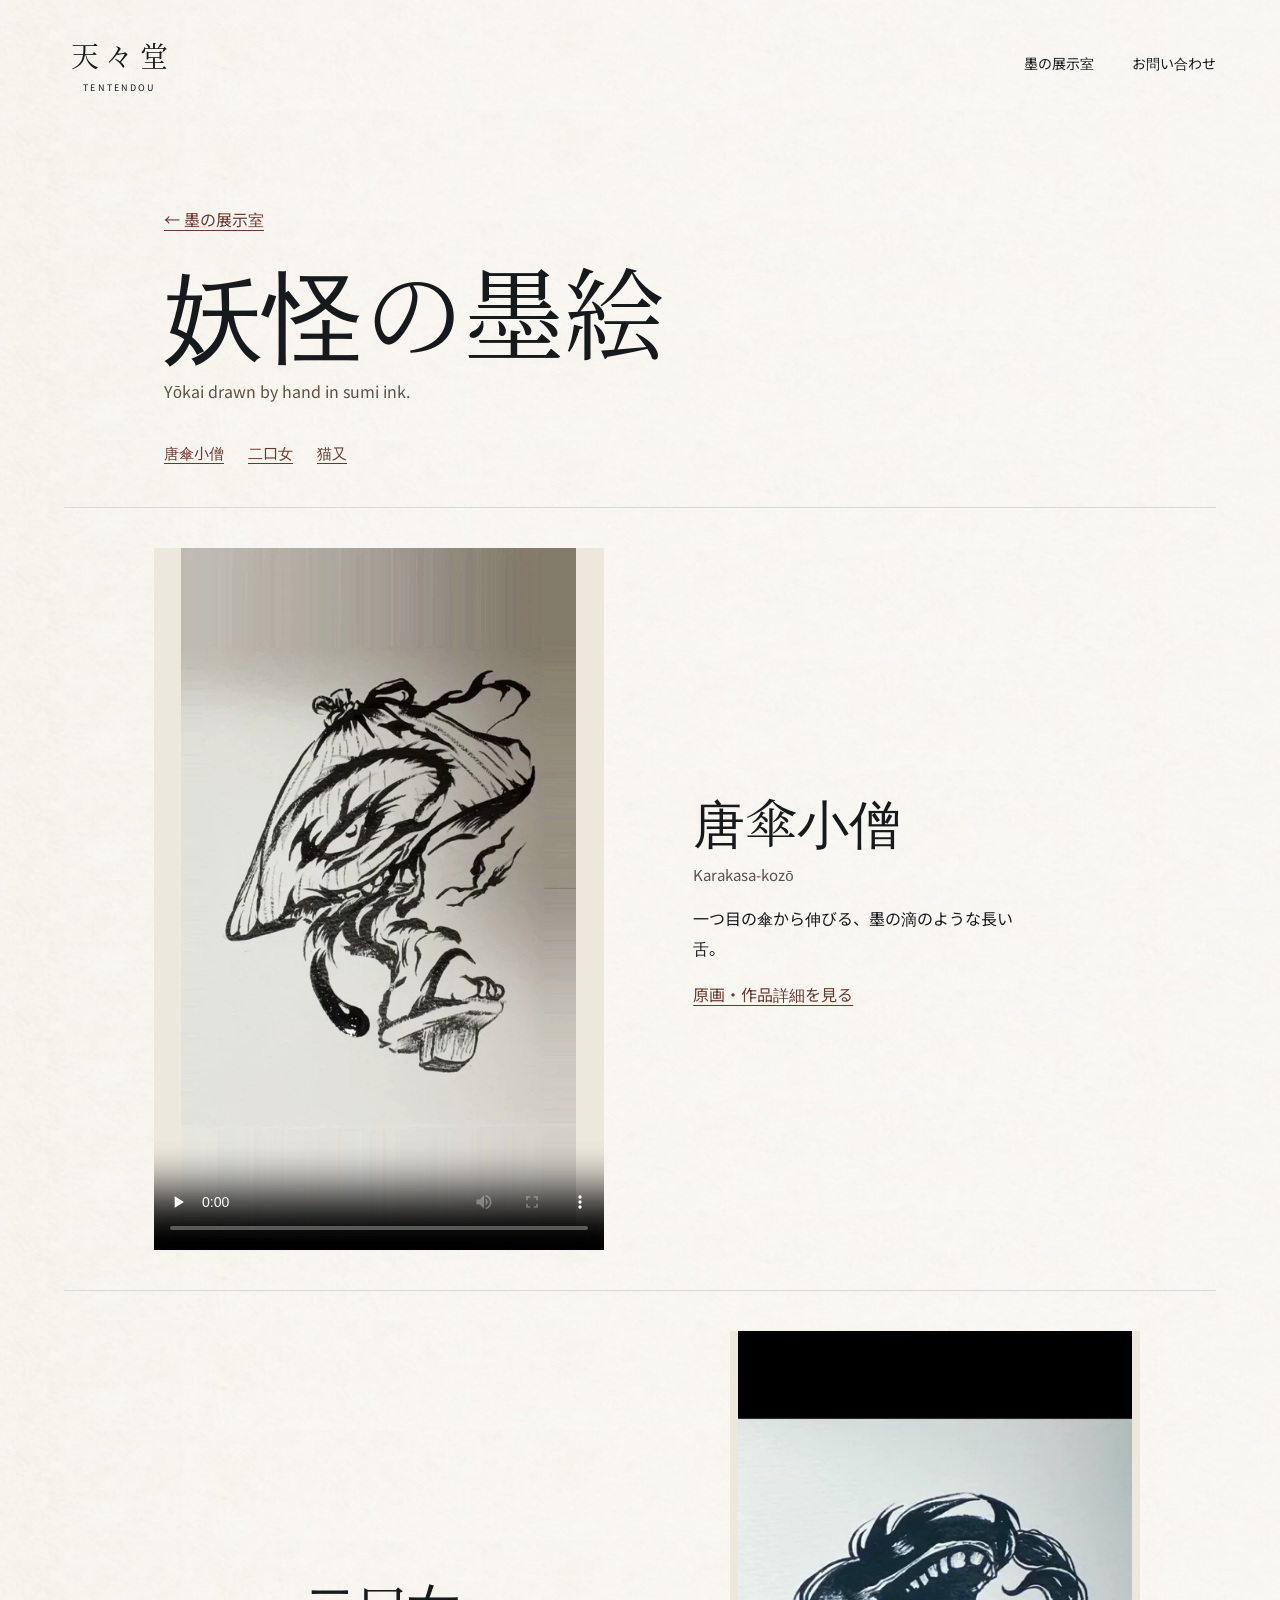
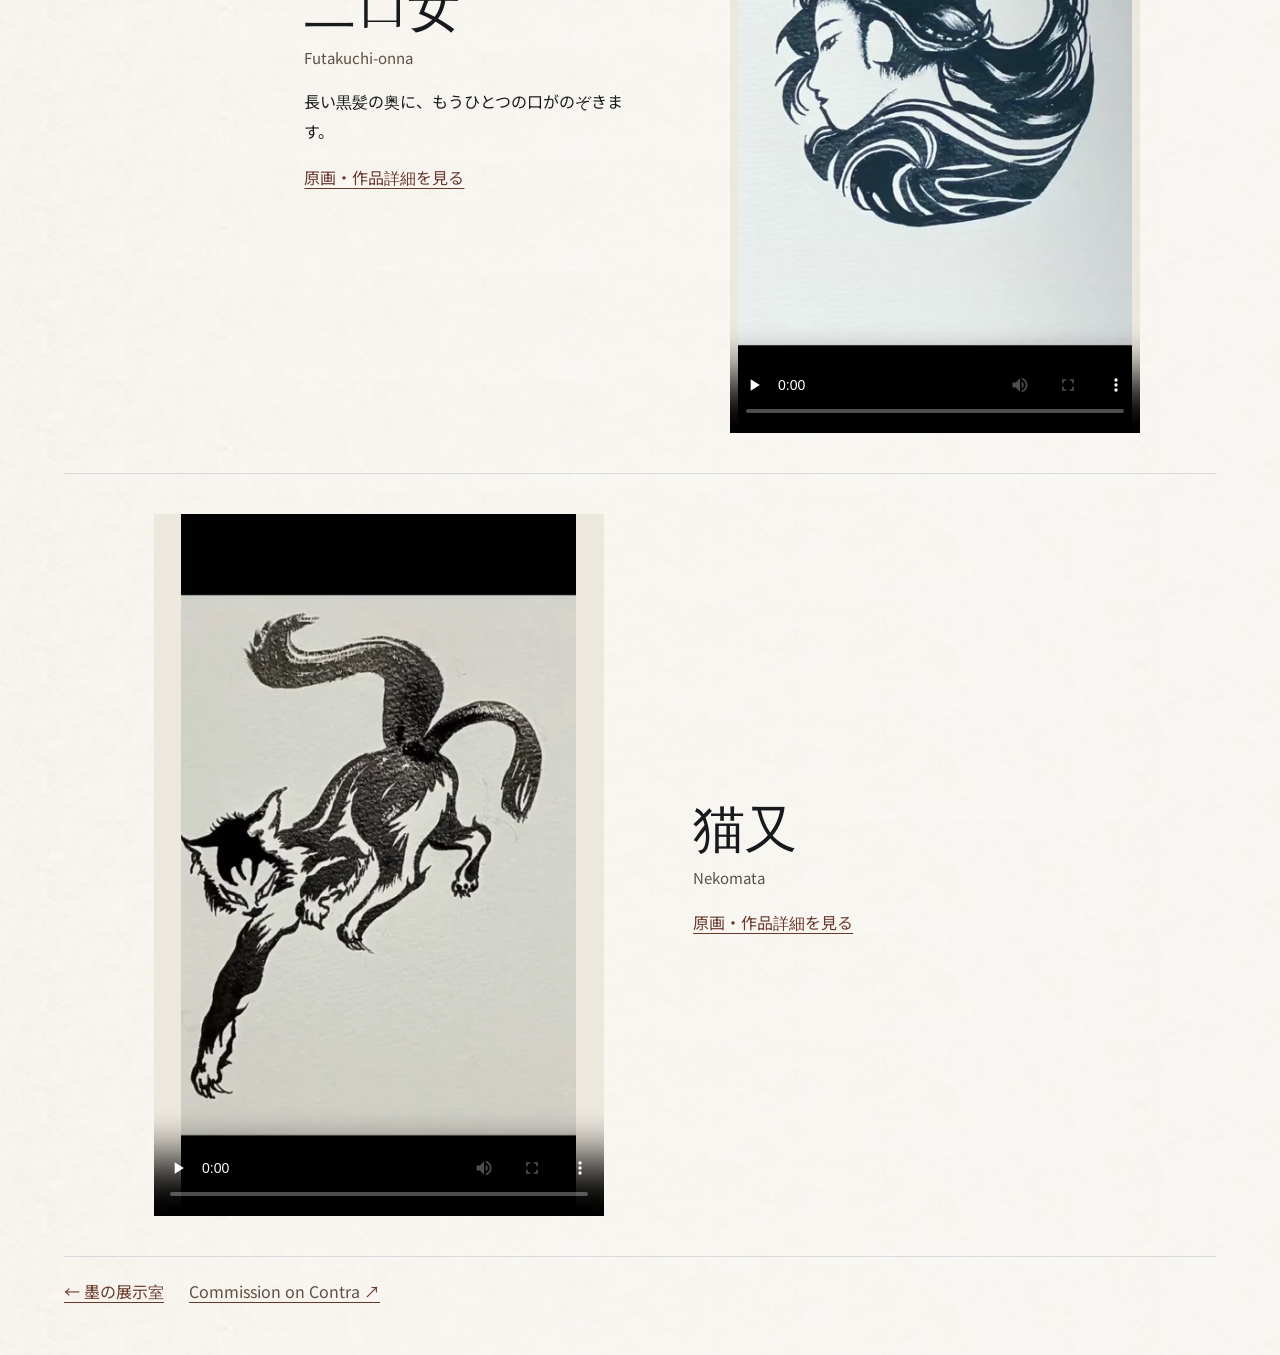
<file: art/ink/yokai/index.html>
<!doctype html><html lang="ja"><head><meta charset="utf-8"><meta name="viewport" content="width=device-width,initial-scale=1"><meta name="theme-color" content="#ffffff"><title>妖怪の墨絵｜天々堂</title><meta name="description" content="唐傘小僧、二口女、猫又。天々堂が紙と墨で描いた妖怪の作品一覧。"><link rel="stylesheet" href="../museum.css"><style>
.y-index{max-width:1350px;margin:auto;padding:clamp(35px,6vw,86px) var(--pad) 48px}
.y-index header{padding-left:clamp(0px,8vw,100px);max-width:52rem}
.y-index h1{font:400 clamp(44px,8vw,100px)/1.12 var(--serif);margin:18px 0 12px}
.y-index [lang=en]{color:#5c5145}
.y-index a{text-decoration:underline;text-underline-offset:4px;color:#69382c}
.y-jumps{display:flex;gap:7px 24px;flex-wrap:wrap;margin:25px 0 32px;font-size:15px}
.y-jumps a{display:inline-flex;align-items:center;min-height:44px}
.y-list{list-style:none;padding:0;margin:0}
.y-list li{padding:40px 0;border-top:1px solid var(--line);scroll-margin-top:30px}
.y-list article{display:grid;grid-template-columns:minmax(0,450px) minmax(180px,21rem);gap:24px clamp(34px,7vw,110px);align-items:center;padding-left:clamp(0px,7vw,95px)}
.y-list li:nth-child(even) article{grid-template-columns:minmax(180px,21rem) minmax(0,410px);justify-content:end;padding:0 clamp(0px,6vw,76px) 0 0}
.y-list li:nth-child(even) .y-media{grid-column:2;grid-row:1}
.y-list li:nth-child(even) .y-info{grid-column:1;grid-row:1}
.y-info h2{font:400 clamp(28px,5vw,52px)/1.22 var(--serif);margin:0 0 5px}
.y-info p{margin:8px 0 16px}.y-info [lang=en]{font-size:15px}
.y-media :is(video,img){display:block;width:100%;height:auto;max-height:78svh;object-fit:contain;background:#ede8de}
.y-media video{aspect-ratio:9/16}
.y-foot{display:flex;gap:12px 25px;flex-wrap:wrap;padding-top:20px;border-top:1px solid var(--line)}
@media(max-width:700px){.y-index{padding-inline:20px}.y-list li{padding:22px 0 40px}.y-list article,.y-list li:nth-child(even) article{display:flex;flex-direction:column;align-items:stretch;gap:14px;padding:0}.y-media :is(video,img){max-height:none}.y-list li:nth-child(even) .y-media{width:88%;margin-left:auto}}
body{background-color:#f9f7f2;background-image:linear-gradient(rgba(249,248,245,.83),rgba(249,248,245,.83)),url("../assets/gallery-background-adobe.jpg");background-size:auto,100% 110px;background-repeat:repeat}.site-header,.yokai-gallery{background-color:transparent}
.viewer-presentation{max-width:1200px;margin:0 auto}
.viewer[open].with-details .viewer-presentation{display:grid;grid-template-columns:minmax(0,3fr) minmax(230px,1fr);gap:clamp(22px,5vw,74px);align-items:center}
.viewer[open].with-details .viewer-image{height:min(70dvh,800px);width:100%}
.viewer-caption [hidden]{display:none}
.viewer-caption h2{margin-bottom:8px}
.viewer-facts{margin:18px 0;display:grid;grid-template-columns:max-content 1fr;gap:8px 14px;font-size:14px;line-height:1.55}
.viewer-facts dt{color:#65584c}.viewer-facts dd{margin:0}
.viewer-purchase{display:flex;align-items:flex-start;flex-direction:column;margin-block:10px}
.viewer-purchase a{color:#69382c;min-height:44px;display:inline-flex;align-items:center;text-decoration:underline;text-underline-offset:5px;font-size:14px}
.viewer-tabs{display:flex;flex-wrap:wrap;gap:5px 8px;margin:14px 0}.viewer-tabs button{border:1px solid #d2c9be;padding:5px 9px;line-height:1.3}.viewer-tabs button[aria-pressed="true"]{border-color:#69382c;color:#69382c;background:#f3ebe5}
@media(max-width:700px){.viewer[open].with-details .viewer-presentation{display:block}.viewer[open].with-details .viewer-image{height:min(54svh,500px);min-height:150px;margin:5px auto 12px}.viewer-caption{margin:10px auto}.viewer-caption h2{margin-bottom:4px}}
</style></head><body><header class="site-header"><a class="brand" href="../"><span class="brand-ja">天々堂</span><span class="brand-en">TENTENDOU</span></a><nav aria-label="メインナビゲーション"><a href="../">墨の展示室</a><a href="../#contact">お問い合わせ</a></nav></header><main class="y-index">
<header><a href="../#yokai">← 墨の展示室</a><h1>妖怪の墨絵</h1><p lang="en">Yōkai drawn by hand in sumi ink.</p><nav class="y-jumps" aria-label="妖怪を選ぶ"><a href="#karakasa">唐傘小僧</a><a href="#futakuchi">二口女</a><a href="#nekomata">猫又</a></nav></header><ol class="y-list">
<li id="karakasa"><article><div class="y-media"><video controls playsinline preload="none" poster="../assets/karakasa-process-poster.webp" aria-label="唐傘小僧の制作映像"><source src="../assets/karakasa-process.mp4" type="video/mp4"><a href="../assets/karakasa-process.mp4">映像を開く</a></video></div><div class="y-info"><h2>唐傘小僧</h2><p lang="en">Karakasa-kozō</p><p>一つ目の傘から伸びる、墨の滴のような長い舌。</p><a class="art-link" href="../assets/karakasa-yokai.webp" data-title="唐傘小僧">原画・作品詳細を見る</a></div></article></li>
<li id="futakuchi"><article><div class="y-media"><video controls playsinline preload="none" poster="../assets/futakuchi-process-poster.webp" aria-label="二口女の制作映像"><source src="../assets/futakuchi-process.mp4" type="video/mp4"><a href="../assets/futakuchi-process.mp4">映像を開く</a></video></div><div class="y-info"><h2>二口女</h2><p lang="en">Futakuchi-onna</p><p>長い黒髪の奥に、もうひとつの口がのぞきます。</p><a class="art-link" href="../assets/futakuchi-yokai.webp" data-title="二口女">原画・作品詳細を見る</a></div></article></li>
<li id="nekomata"><article><div class="y-media"><video controls playsinline preload="none" poster="../assets/nekomata-process-poster.webp" aria-label="猫又の制作映像"><source src="../assets/nekomata-process.mp4" type="video/mp4"><a href="../assets/nekomata-process.mp4">映像を開く</a></video></div><div class="y-info"><h2>猫又</h2><p lang="en">Nekomata</p><a class="art-link" href="../assets/nekomata-yokai.webp" data-title="猫又">原画・作品詳細を見る</a></div></article></li>
</ol><footer class="y-foot"><a href="../">← 墨の展示室</a><a href="https://contra.com/s/RUvLrmOZ-custom-japanese-ink-illustration-or-yokai-and-creatures"><span lang="en">Commission on Contra</span> ↗</a></footer></main><dialog class="viewer" aria-label="作品の拡大表示"><div class="viewer-header"><span class="viewer-count"></span><button class="viewer-close" aria-label="閉じる">閉じる ×</button></div><div class="viewer-presentation"><div class="viewer-image"><img alt=""></div><div class="viewer-caption"><h2></h2><p></p><dl class="viewer-facts" hidden></dl><div class="viewer-tabs" role="group" aria-label="全体と細部" hidden></div><div class="viewer-purchase" hidden></div></div></div><div class="viewer-nav"><button class="previous" aria-label="前の作品">← 前の作品</button><button class="next" aria-label="次の作品">次の作品 →</button></div></dialog><script src="../viewer.js?v=details1"></script></body></html>
</file>
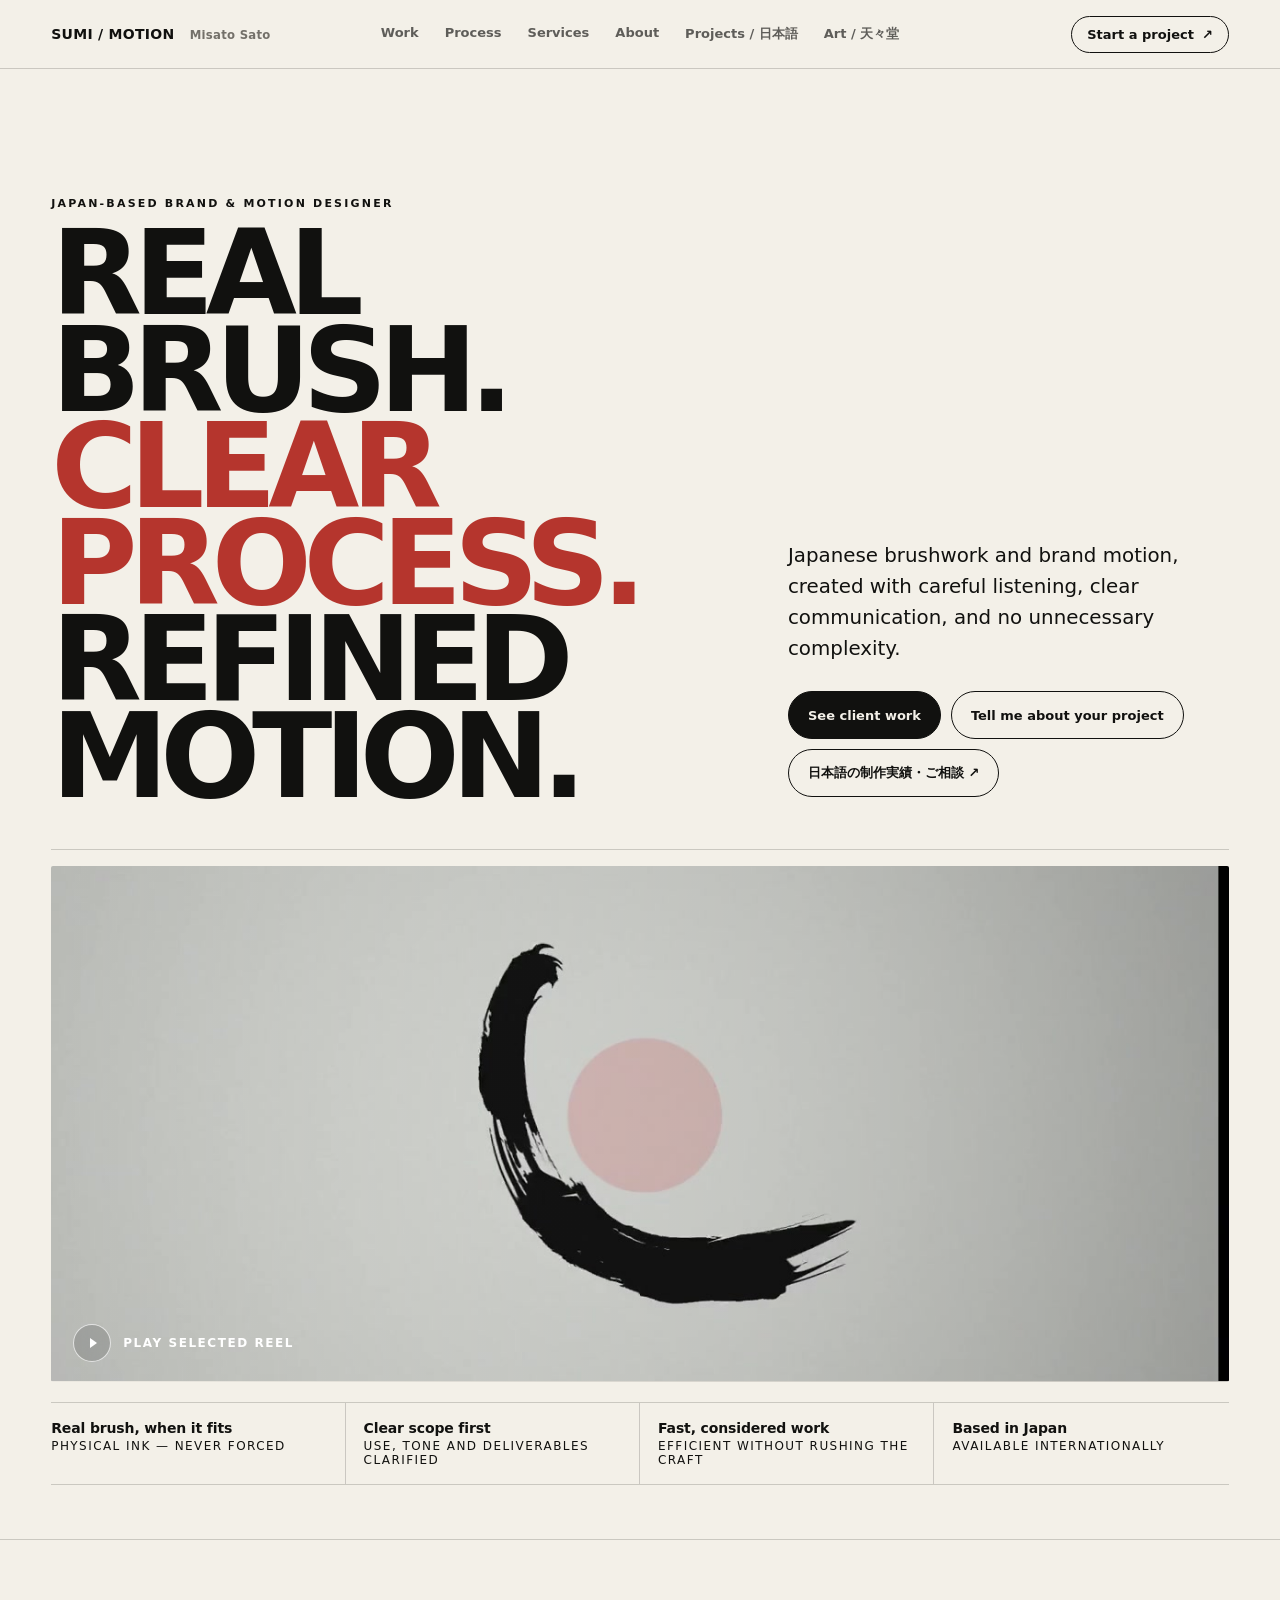
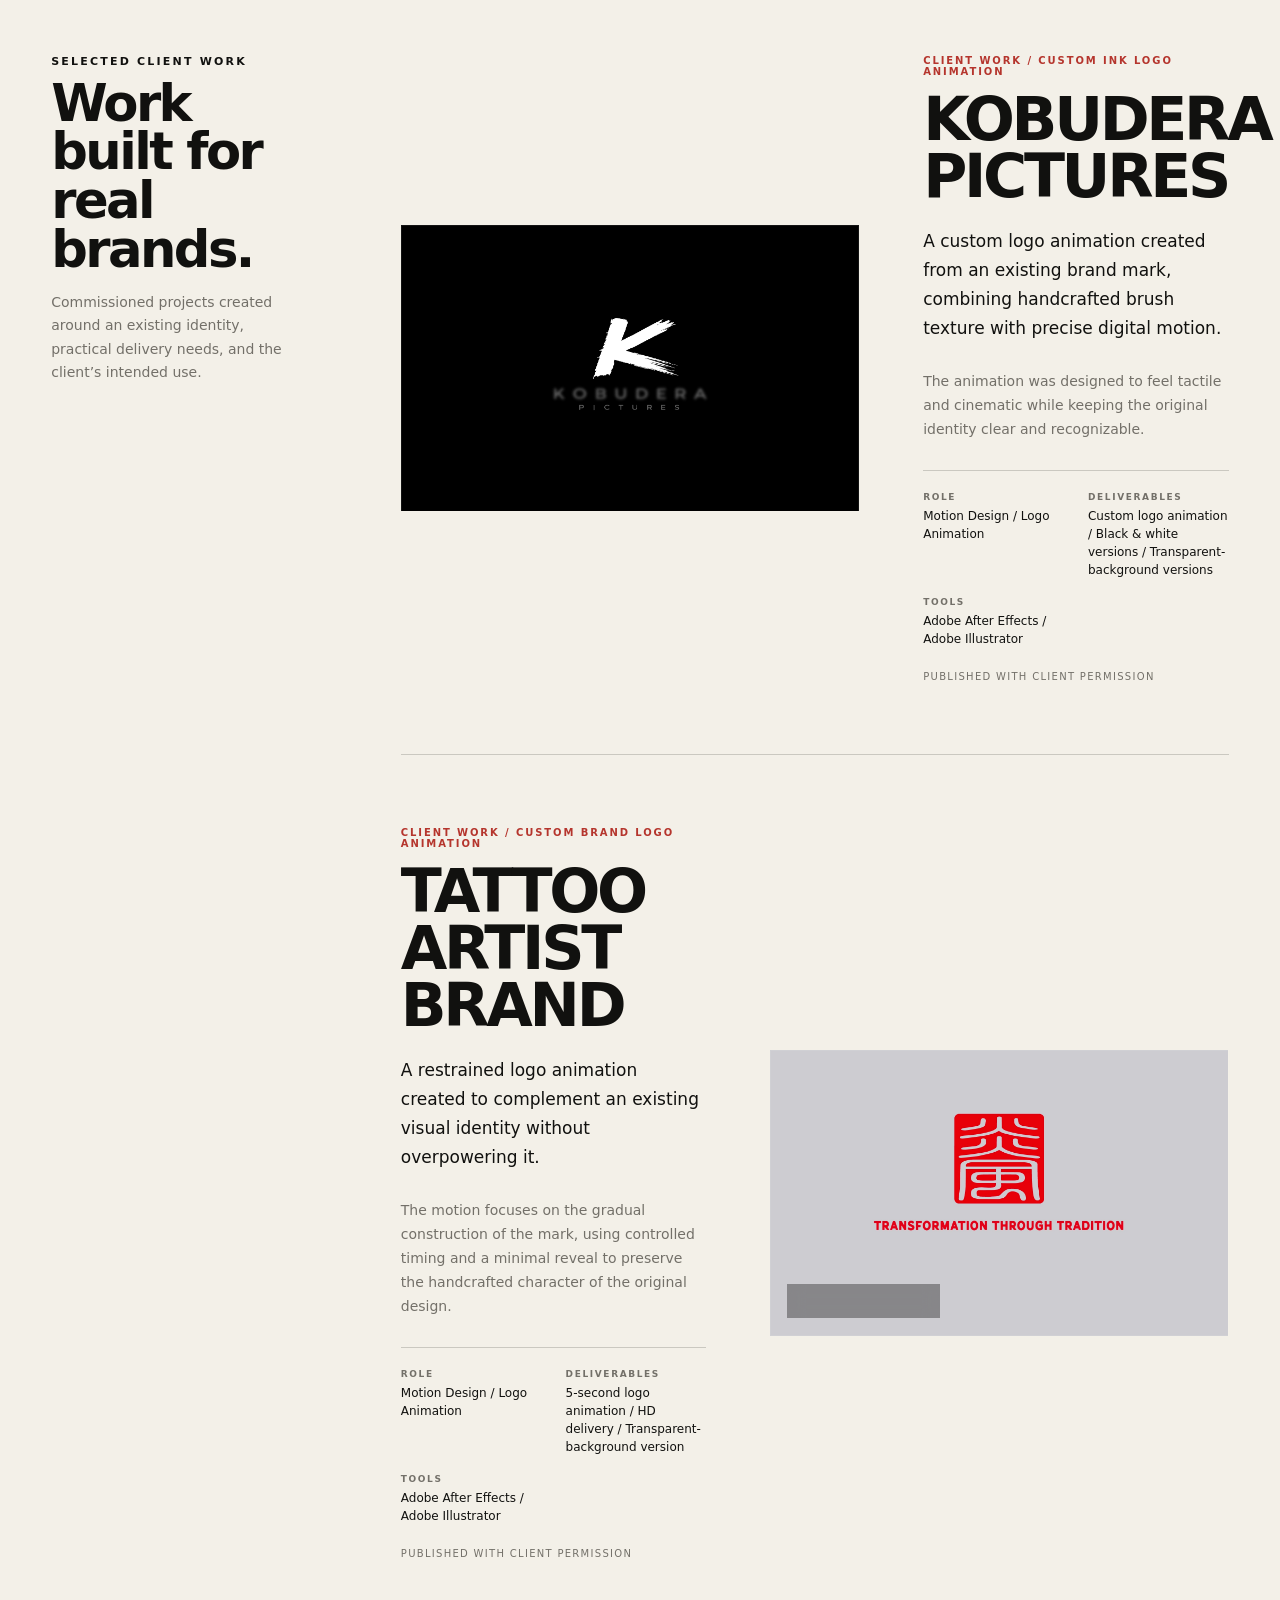
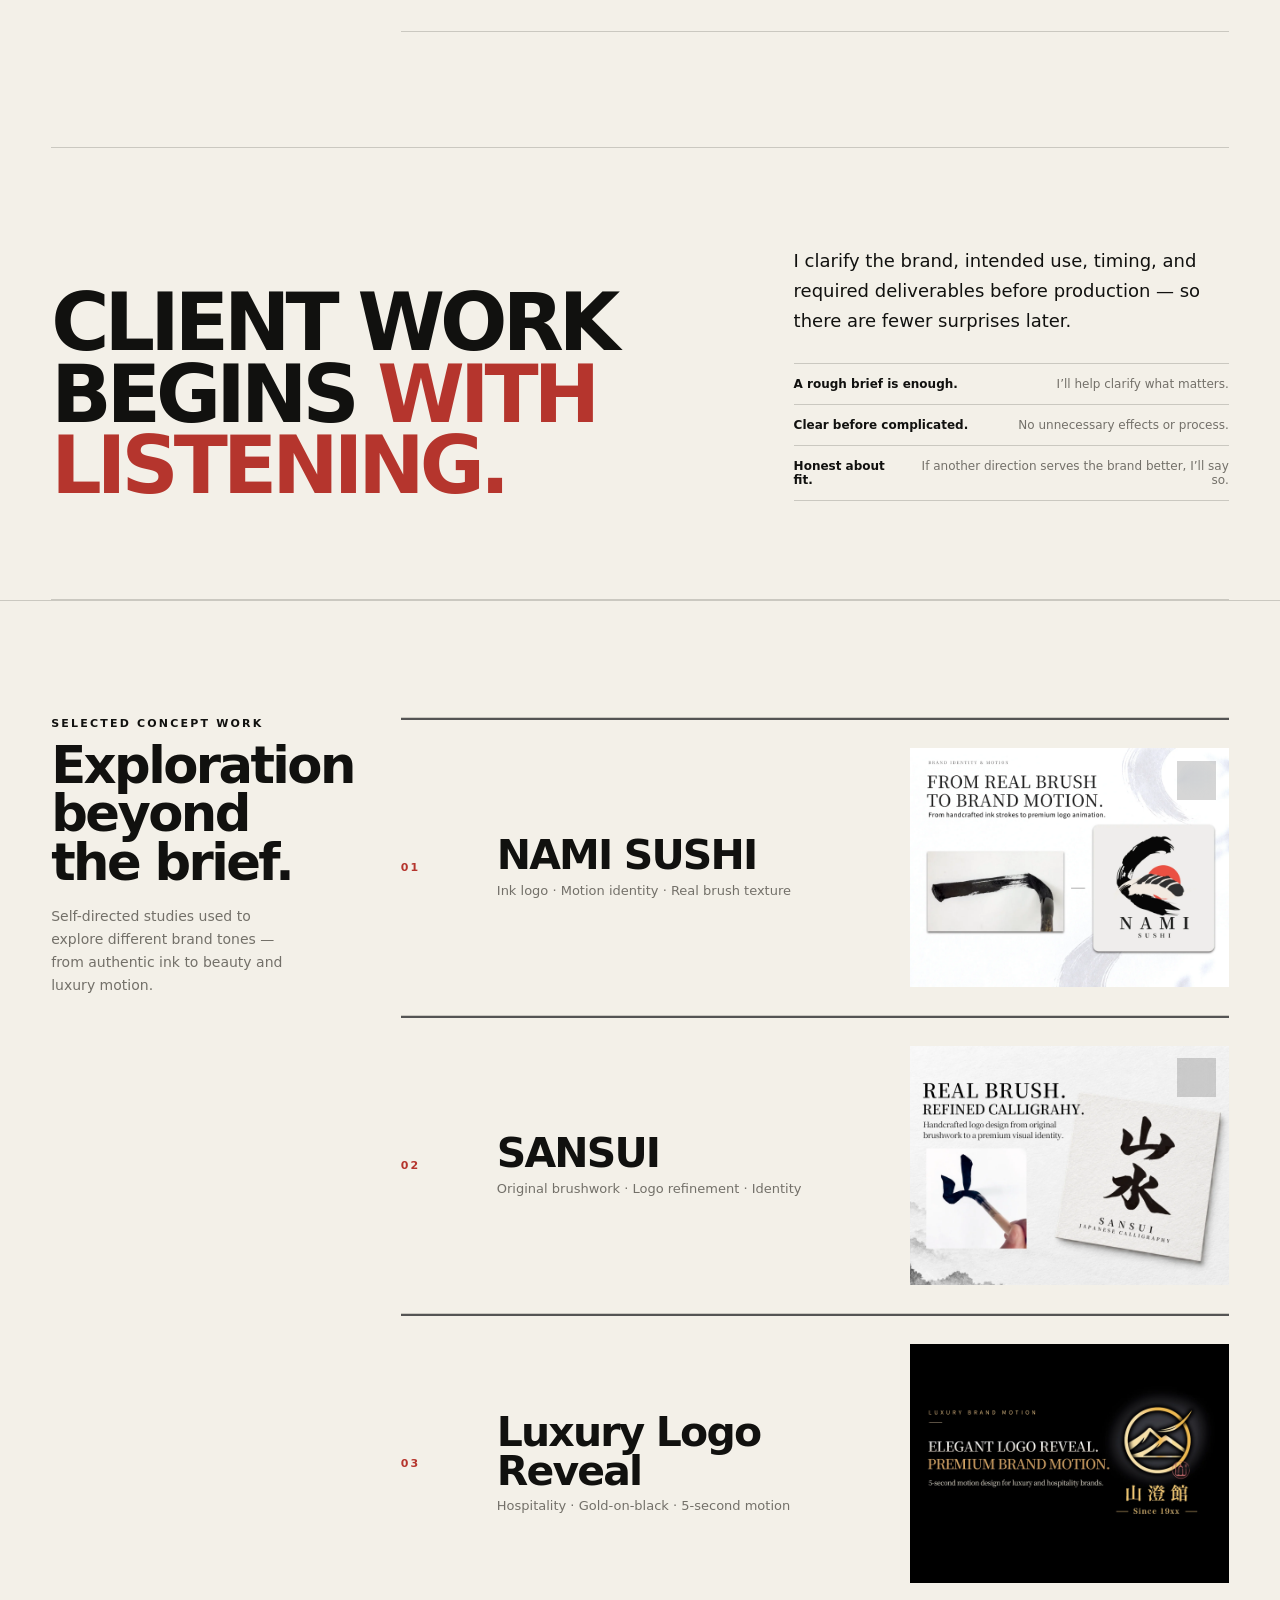
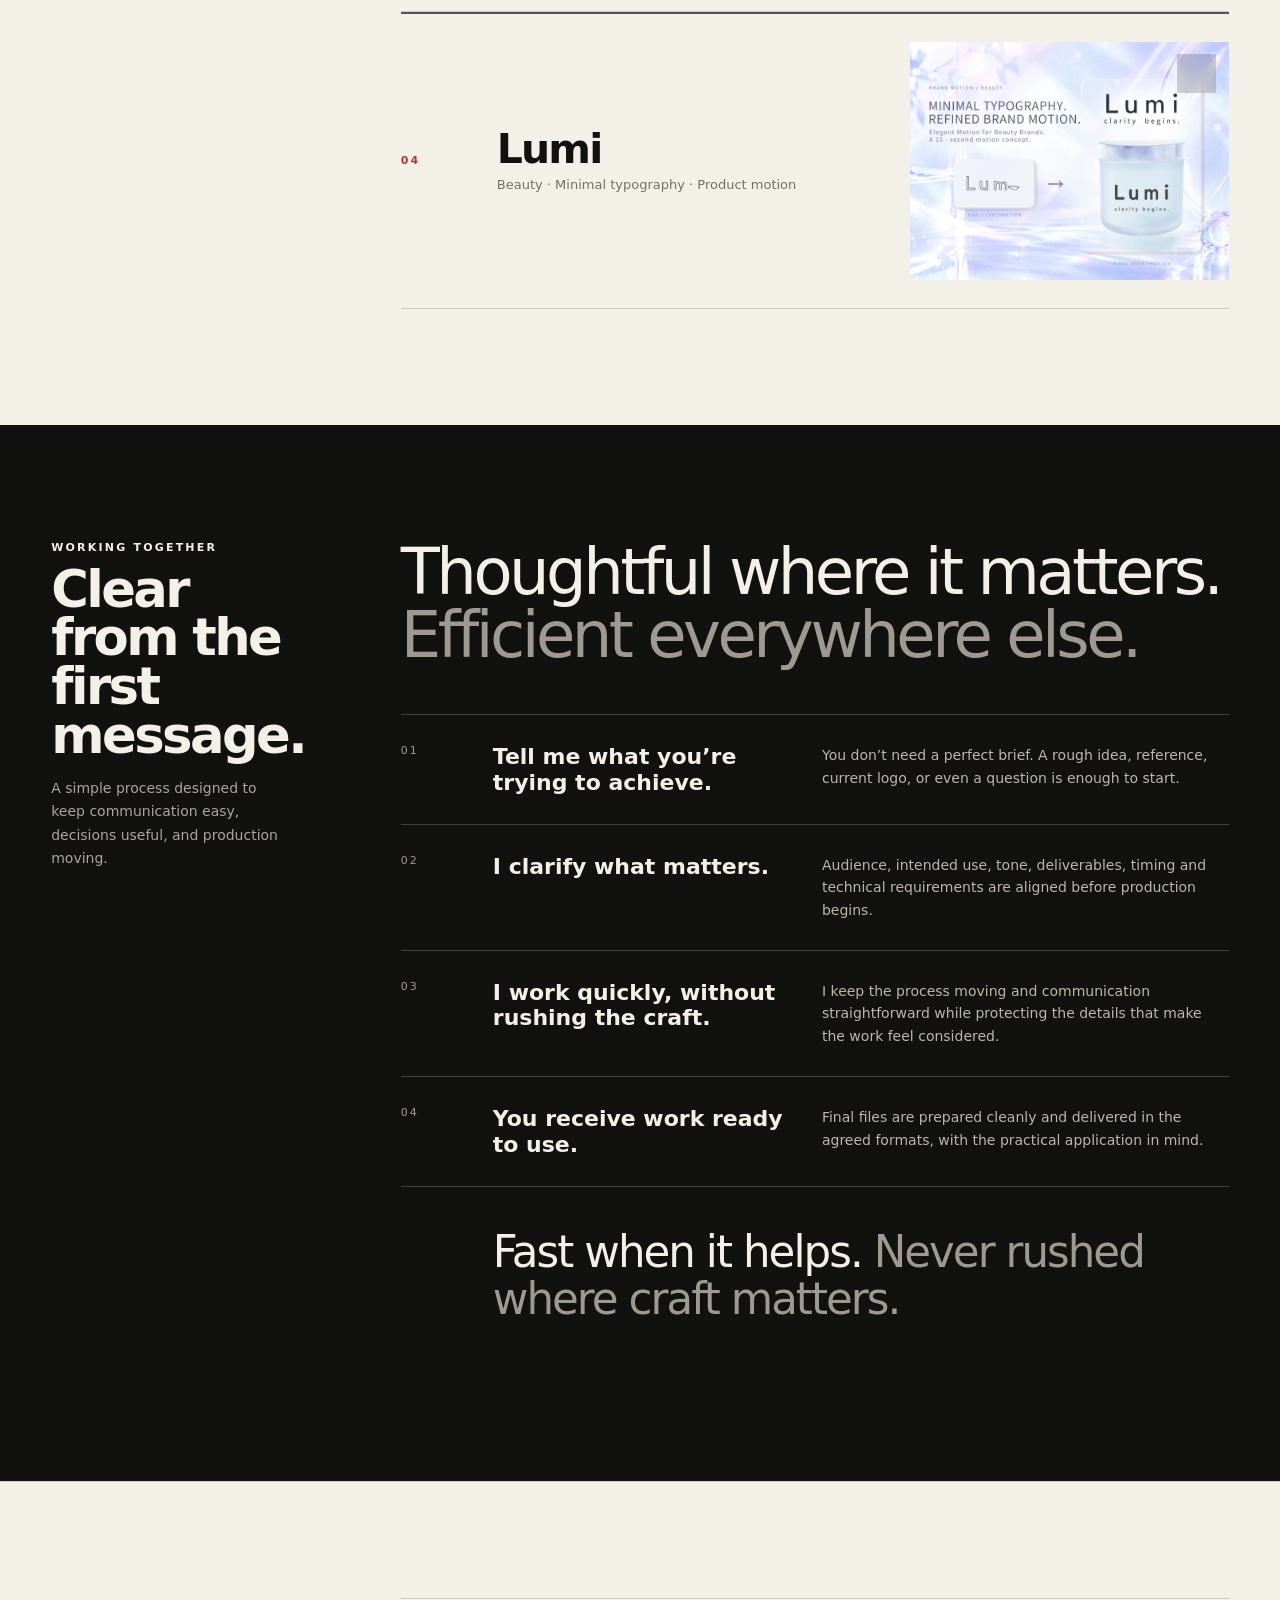
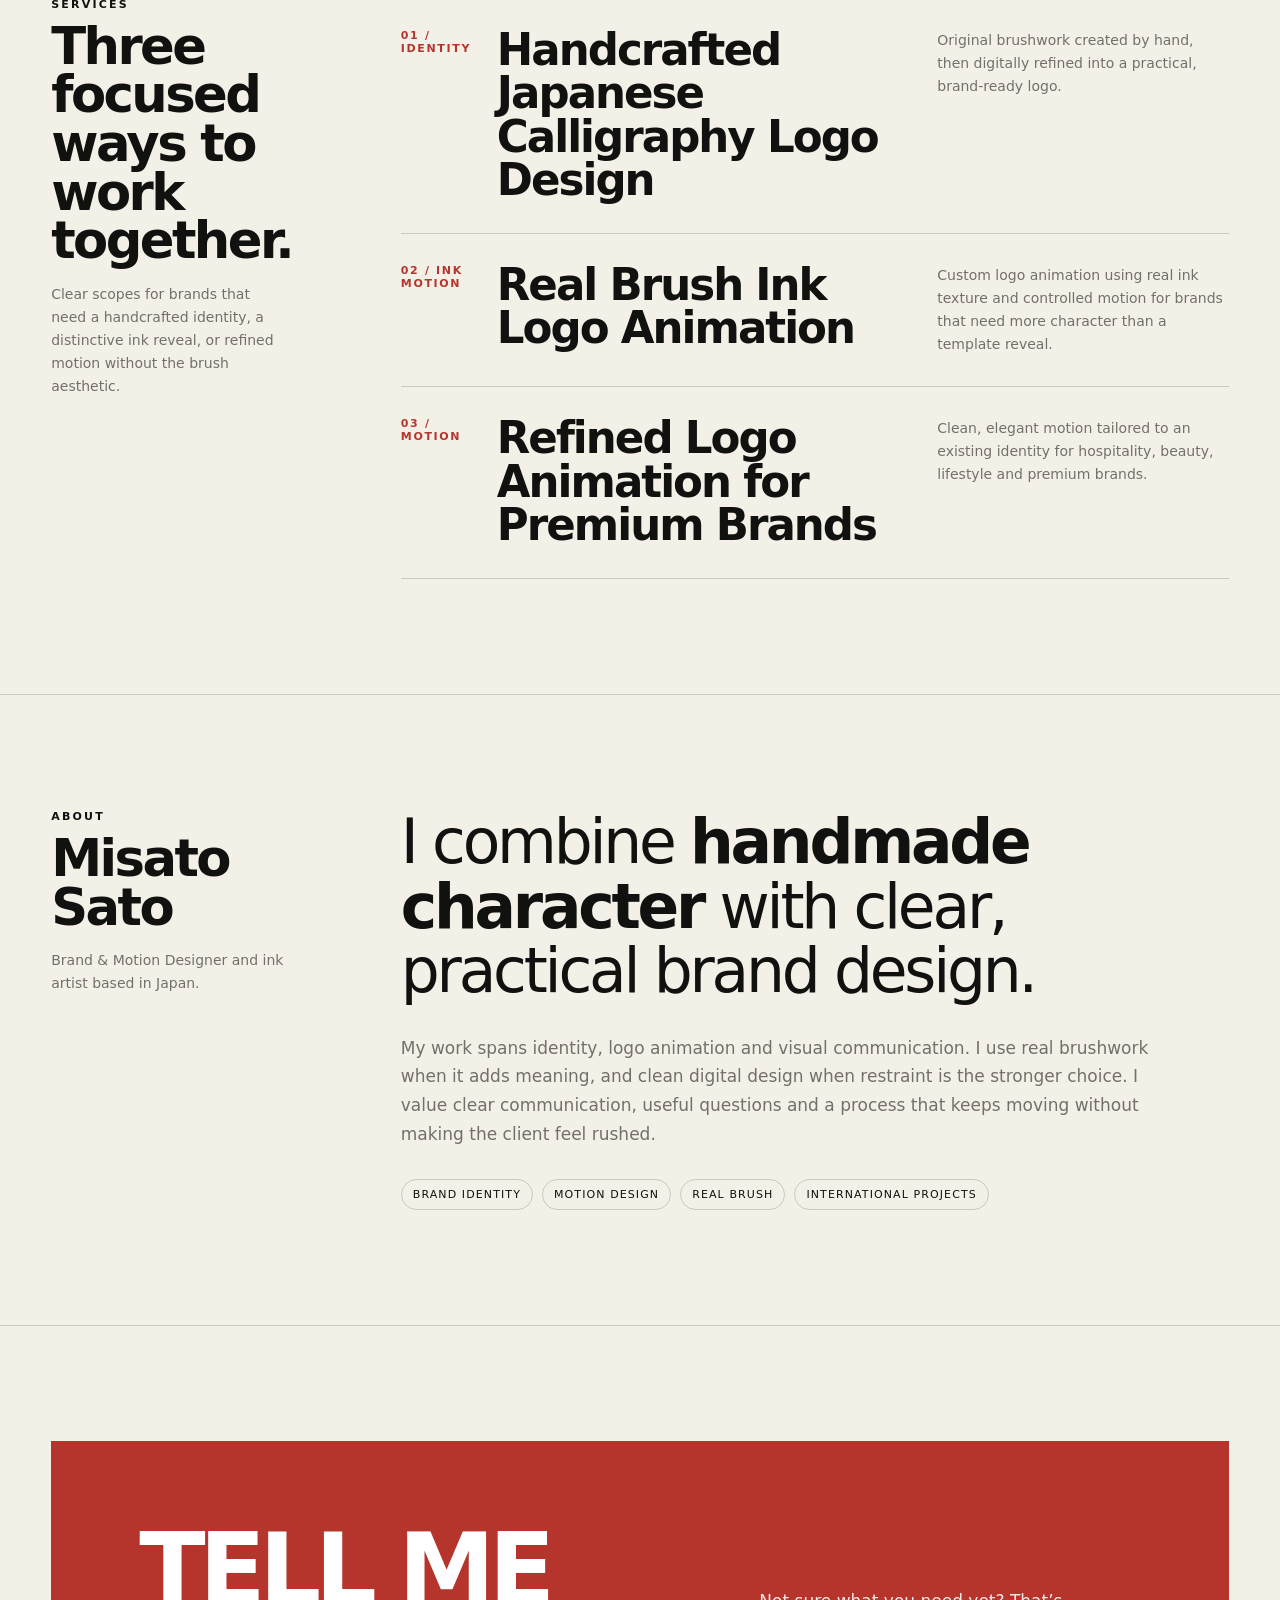
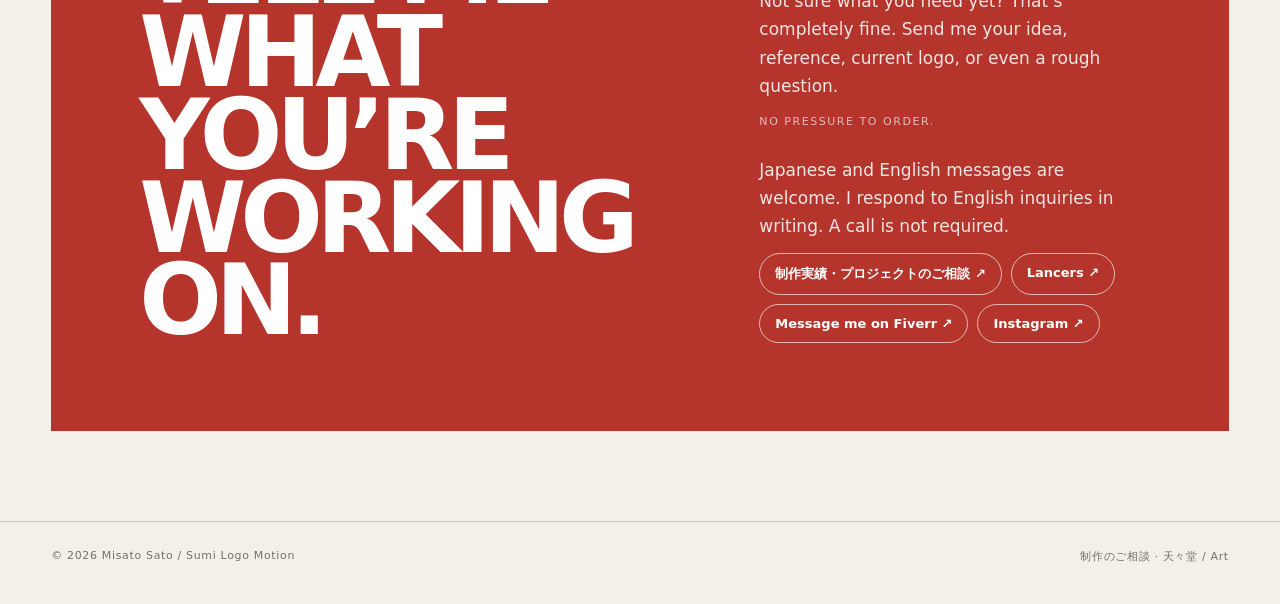
<file: motion.html>
<!doctype html>
<html lang="en">
<head>
<meta charset="utf-8" />
<meta name="viewport" content="width=device-width,initial-scale=1" />
<meta name="description" content="Misato Sato — Japan-based Brand & Motion Designer. Real brushwork, clear process, refined identity and logo animation for international brands." />
<meta name="theme-color" content="#f3f0e8" />



<title>Sumi / Motion — Misato Sato</title>
<style>
:root{
  --ink:#11110f;
  --paper:#f3f0e8;
  --paper2:#e9e4d8;
  --red:#b5352d;
  --muted:#737069;
  --line:rgba(17,17,15,.18);
  --max:1320px;
  --gutter:clamp(20px,4vw,58px);
}
*{box-sizing:border-box}
html{scroll-behavior:smooth}
body{margin:0;background:var(--paper);color:var(--ink);font-family:Inter,ui-sans-serif,system-ui,-apple-system,BlinkMacSystemFont,"Segoe UI",sans-serif;-webkit-font-smoothing:antialiased}
a{color:inherit;text-decoration:none}
button{font:inherit}
img,video{display:block;max-width:100%}
.wrap{width:min(var(--max),calc(100% - 2*var(--gutter)));margin-inline:auto}
.kicker{font-size:11px;letter-spacing:.2em;text-transform:uppercase;font-weight:800}
.muted{color:var(--muted)}

header{position:sticky;top:0;z-index:50;border-bottom:1px solid var(--line);background:rgba(243,240,232,.90);backdrop-filter:blur(16px)}
nav{min-height:68px;display:grid;grid-template-columns:1fr auto 1fr;align-items:center;gap:20px}
.brand{font-weight:900;letter-spacing:.02em;font-size:14px}.brand small{font-weight:600;color:var(--muted);margin-left:10px}
.nav-center{display:flex;gap:26px;font-size:13px;font-weight:720}.nav-center a{opacity:.66}.nav-center a:hover{opacity:1}
.nav-end{justify-self:end}.nav-cta{display:inline-flex;align-items:center;gap:8px;border:1px solid var(--ink);border-radius:999px;padding:10px 15px;font-size:13px;font-weight:800;transition:.18s}.nav-cta:hover{background:var(--ink);color:var(--paper)}
.nav-cta:after{content:"↗";font-size:13px}

.hero{padding:clamp(70px,10vw,140px) 0 54px;border:0}
.hero-top{display:grid;grid-template-columns:minmax(0,1.18fr) minmax(300px,.82fr);gap:clamp(38px,8vw,116px);align-items:end;margin-bottom:44px}
.hero h1{font-size:clamp(58px,9.2vw,138px);line-height:.82;letter-spacing:-.07em;margin:16px 0 0;font-weight:860;max-width:1040px}
.hero h1 span{display:block;color:var(--red)}
.hero-copy{padding-bottom:8px}.hero-copy p{font-size:clamp(18px,1.55vw,23px);line-height:1.55;margin:0 0 27px;max-width:600px}.hero-actions{display:flex;gap:10px;flex-wrap:wrap}
.btn{min-height:48px;display:inline-flex;align-items:center;justify-content:center;border:1px solid var(--ink);border-radius:999px;padding:0 19px;font-size:13px;font-weight:820;transition:.18s}.btn.primary{background:var(--ink);color:var(--paper)}.btn:hover{transform:translateY(-2px)}
.hero-reel{position:relative;border-top:1px solid var(--line);border-bottom:1px solid var(--line);padding:16px 0}
.hero-video{position:relative;width:100%;aspect-ratio:16/7;background:#111;overflow:hidden;border-radius:2px;cursor:pointer;border:0;padding:0;color:inherit;text-align:left}.hero-video video{width:100%;height:100%;object-fit:cover}.hero-video:after{content:"";position:absolute;inset:0;background:linear-gradient(90deg,rgba(0,0,0,.03),rgba(0,0,0,.18))}
.reel-label{position:absolute;left:22px;bottom:20px;z-index:3;color:#fff;display:flex;align-items:center;gap:12px;font-size:12px;letter-spacing:.13em;text-transform:uppercase;font-weight:800}.reel-play{width:38px;height:38px;border:1px solid rgba(255,255,255,.7);border-radius:50%;display:grid;place-items:center;background:rgba(0,0,0,.14);backdrop-filter:blur(8px)}.reel-play:before{content:"";border-left:7px solid #fff;border-top:5px solid transparent;border-bottom:5px solid transparent;margin-left:2px}
.proofbar{display:grid;grid-template-columns:repeat(4,1fr);border-bottom:1px solid var(--line)}.proof{padding:17px 18px;border-right:1px solid var(--line);font-size:12px;text-transform:uppercase;letter-spacing:.12em}.proof:first-child{padding-left:0}.proof:last-child{border-right:0}.proof b{display:block;font-size:14px;text-transform:none;letter-spacing:-.01em;margin-bottom:3px}

section{padding:clamp(78px,9vw,128px) 0;border-top:1px solid var(--line)}
.section-grid{display:grid;grid-template-columns:260px 1fr;gap:clamp(34px,7vw,96px);align-items:start}.section-label{position:sticky;top:100px}.section-label h2{font-size:clamp(34px,4vw,52px);line-height:.95;letter-spacing:-.05em;margin:11px 0 18px}.section-label p{font-size:14px;line-height:1.65;color:var(--muted);max-width:235px;margin:0}

.client-stack{display:grid;gap:72px}
.client-project{display:grid;grid-template-columns:minmax(0,1.2fr) minmax(290px,.8fr);gap:clamp(26px,5vw,72px);align-items:center;padding-bottom:72px;border-bottom:1px solid var(--line)}
.client-project:nth-child(even){grid-template-columns:minmax(290px,.8fr) minmax(0,1.2fr)}
.client-project:nth-child(even) .client-media{order:2}.client-project:nth-child(even) .client-copy{order:1}
.client-media{position:relative;width:100%;aspect-ratio:16/10;background:#0d0d0c;overflow:hidden;border:0;padding:0;cursor:pointer;text-align:left}.client-media video{width:100%;height:100%;object-fit:cover}.client-media:after{content:"";position:absolute;inset:0;box-shadow:inset 0 0 0 1px rgba(255,255,255,.08);pointer-events:none}
.play-chip{position:absolute;left:18px;bottom:18px;display:flex;align-items:center;gap:9px;color:#fff;font-size:11px;letter-spacing:.15em;text-transform:uppercase;font-weight:800;background:rgba(0,0,0,.34);border:1px solid rgba(255,255,255,.5);border-radius:999px;padding:9px 12px;backdrop-filter:blur(8px)}
.play-chip:before{content:"▶";font-size:10px}
.client-type{font-size:10px;letter-spacing:.19em;text-transform:uppercase;font-weight:850;color:var(--red);margin-bottom:14px}.client-copy h3{font-size:clamp(34px,4.7vw,66px);line-height:.95;letter-spacing:-.055em;margin:0 0 22px}.client-copy .lead{font-size:17px;line-height:1.7;margin:0 0 26px;max-width:620px}.client-copy .body{font-size:14px;line-height:1.72;color:var(--muted);margin:0 0 29px;max-width:620px}.client-meta{display:grid;grid-template-columns:1fr 1fr;gap:18px 24px;padding-top:21px;border-top:1px solid var(--line)}.meta-item span{display:block}.meta-label{font-size:9px;letter-spacing:.18em;text-transform:uppercase;color:var(--muted);font-weight:850;margin-bottom:5px}.meta-value{font-size:12px;line-height:1.5}.permission{margin-top:23px;font-size:10px;letter-spacing:.13em;text-transform:uppercase;color:var(--muted)}

.listen{padding:0;border-top:0}.listen-inner{border-top:1px solid var(--line);border-bottom:1px solid var(--line);padding:clamp(54px,8vw,98px) 0;display:grid;grid-template-columns:1.2fr .8fr;gap:clamp(32px,7vw,100px);align-items:end}.listen h2{font-size:clamp(44px,6.2vw,88px);line-height:.9;letter-spacing:-.062em;margin:0;max-width:850px}.listen h2 span{color:var(--red)}.listen-copy p{font-size:18px;line-height:1.65;margin:0 0 28px}.trust-lines{border-top:1px solid var(--line)}.trust-line{padding:13px 0;border-bottom:1px solid var(--line);display:flex;justify-content:space-between;gap:20px;font-size:12px}.trust-line b{font-weight:800}.trust-line span{color:var(--muted);text-align:right}

.work-list{border-top:1px solid var(--line)}
.work-row{display:grid;grid-template-columns:72px minmax(0,1.1fr) minmax(300px,.9fr);gap:24px;align-items:center;padding:28px 0;border-bottom:1px solid var(--line);cursor:pointer;background:none;border-left:0;border-right:0;text-align:left;width:100%;color:inherit;transition:.2s}
.work-row:hover{padding-left:10px;padding-right:10px;background:rgba(255,255,255,.24)}
.work-no{font-size:11px;letter-spacing:.18em;color:var(--red);font-weight:850}.work-name{font-size:clamp(27px,3.2vw,46px);line-height:.95;letter-spacing:-.045em;font-weight:820}.work-desc{display:block;margin-top:8px;font-size:13px;color:var(--muted)}
.work-thumb{position:relative;aspect-ratio:4/3;overflow:hidden;background:#ddd}.work-thumb img{width:100%;height:100%;object-fit:cover;transition:transform .35s}.work-row:hover .work-thumb img{transform:scale(1.025)}.work-arrow{position:absolute;right:13px;top:13px;width:38px;height:38px;border-radius:50%;display:grid;place-items:center;color:#fff;border:1px solid rgba(255,255,255,.65);background:rgba(0,0,0,.16);backdrop-filter:blur(8px);font-size:16px}

.process{background:var(--ink);color:var(--paper)}.process .section-label p{color:#a9a69f}.process .section-label{color:var(--paper)}
.process-lead{font-size:clamp(38px,5vw,72px);line-height:.98;letter-spacing:-.055em;margin:0 0 48px;max-width:850px}.process-lead em{font-style:normal;color:#9e9a92}
.steps{border-top:1px solid rgba(255,255,255,.2)}.step{display:grid;grid-template-columns:68px minmax(220px,.75fr) 1fr;gap:24px;padding:29px 0;border-bottom:1px solid rgba(255,255,255,.2)}.step .n{font-size:11px;letter-spacing:.18em;color:#9e9a92}.step h3{font-size:22px;margin:0;line-height:1.15}.step p{margin:0;color:#bbb7af;line-height:1.6;font-size:14px}
.process-note{margin-top:42px;padding-left:92px;font-size:clamp(28px,3.4vw,47px);line-height:1.08;letter-spacing:-.045em;max-width:850px}.process-note span{color:#9e9a92}

.services-list{border-top:1px solid var(--line)}.service-row{display:grid;grid-template-columns:72px 1fr minmax(240px,.7fr);gap:24px;padding:30px 0;border-bottom:1px solid var(--line);align-items:start}.service-row h3{font-size:clamp(27px,3.4vw,48px);letter-spacing:-.045em;line-height:1;margin:0}.service-row p{font-size:14px;line-height:1.65;color:var(--muted);margin:0}.service-tag{font-size:11px;letter-spacing:.15em;text-transform:uppercase;color:var(--red);font-weight:800}

.about-copy{font-size:clamp(34px,4.8vw,69px);line-height:1.05;letter-spacing:-.052em;margin:0 0 30px;max-width:920px}.about-copy strong{font-weight:860}.about-small{font-size:17px;line-height:1.7;max-width:780px;color:var(--muted);margin:0}.about-meta{display:flex;gap:9px;flex-wrap:wrap;margin-top:30px}.about-meta span{border:1px solid var(--line);padding:8px 11px;border-radius:999px;font-size:11px;letter-spacing:.1em;text-transform:uppercase}

.contact{padding-bottom:90px}.contact-card{background:var(--red);color:#fff;padding:clamp(38px,7vw,88px);display:grid;grid-template-columns:1.2fr .8fr;gap:48px;align-items:end}.contact-card h2{font-size:clamp(52px,7.6vw,108px);line-height:.85;letter-spacing:-.065em;margin:0}.contact-right p{font-size:17px;line-height:1.65;margin:0 0 13px;color:rgba(255,255,255,.87)}.contact-right .no-pressure{font-size:11px;letter-spacing:.14em;text-transform:uppercase;color:rgba(255,255,255,.67);margin-bottom:25px}.contact-links{display:flex;flex-wrap:wrap;gap:9px}.contact-links a{border:1px solid rgba(255,255,255,.64);padding:11px 15px;border-radius:999px;font-size:13px;font-weight:780}.contact-links a:hover{background:#fff;color:var(--red)}
footer{border-top:1px solid var(--line);padding:27px 0 40px;color:var(--muted);font-size:11px;letter-spacing:.06em}.footer-row{display:flex;justify-content:space-between;gap:18px;flex-wrap:wrap}

dialog{width:min(1060px,calc(100% - 28px));border:0;padding:0;background:#090909;color:#fff;box-shadow:0 40px 120px rgba(0,0,0,.48)}dialog::backdrop{background:rgba(0,0,0,.82);backdrop-filter:blur(9px)}.modal-top{height:56px;display:flex;align-items:center;justify-content:space-between;padding:0 18px;border-bottom:1px solid #292929;font-size:13px}.modal-close{border:1px solid #555;background:none;color:#fff;border-radius:999px;padding:7px 12px;cursor:pointer}.modal-video{width:100%;max-height:78vh;background:#000}

@media(max-width:1100px){
 nav{grid-template-columns:1fr auto}.nav-center{display:none}.hero-top,.section-grid,.contact-card,.listen-inner{grid-template-columns:1fr}.hero-copy{max-width:720px}.section-label{position:static}.section-label p{max-width:620px}.client-project,.client-project:nth-child(even){grid-template-columns:1fr;gap:27px}.client-project:nth-child(even) .client-media,.client-project:nth-child(even) .client-copy{order:initial}.work-row{grid-template-columns:52px 1fr}.work-thumb{grid-column:2}.step{grid-template-columns:52px 1fr}.step p{grid-column:2}.process-note{padding-left:76px}.service-row{grid-template-columns:52px 1fr}.service-row p{grid-column:2}.proofbar{grid-template-columns:1fr 1fr}.proof:nth-child(2){border-right:0}.proof:nth-child(-n+2){border-bottom:1px solid var(--line)}
}
@media(max-width:600px){
 nav{min-height:62px}.brand small{display:none}.hero{padding-top:48px}.hero h1{font-size:54px}.hero-video{aspect-ratio:4/3}.proof{padding:14px 12px}.proof:first-child{padding-left:12px}.client-stack{gap:54px}.client-project{padding-bottom:54px}.client-media{aspect-ratio:4/3}.client-meta{grid-template-columns:1fr}.listen h2{font-size:48px}.trust-line{display:block}.trust-line span{display:block;text-align:left;margin-top:4px}.work-row{grid-template-columns:38px 1fr;gap:14px;padding:22px 0}.work-thumb{grid-column:1/-1}.work-name{font-size:31px}.process-lead{font-size:40px}.process-note{padding-left:0;font-size:31px}.contact-card h2{font-size:54px}.nav-cta{padding:9px 12px}
}
@media(prefers-reduced-motion:reduce){html{scroll-behavior:auto}*,*:before,*:after{transition:none!important}}
</style>

<link rel="alternate" hreflang="ja" href="https://sumilogomotion-pixel.github.io/portfolio.github.io/projects.html">


<link rel="stylesheet" href="assets/site.css">
<link rel="canonical" href="https://sumilogomotion-pixel.github.io/portfolio.github.io/motion.html"><meta property="og:type" content="website"><meta property="og:locale" content="en_US"><meta property="og:title" content="Sumi / Motion — Misato Sato"><meta property="og:description" content="Misato Sato — Japan-based Brand &amp; Motion Designer. Real brushwork, clear process, refined identity and logo animation for international brands."><meta property="og:url" content="https://sumilogomotion-pixel.github.io/portfolio.github.io/motion.html"><meta property="og:image" content="https://sumilogomotion-pixel.github.io/portfolio.github.io/assets/hero-poster.jpg"><meta name="twitter:card" content="summary_large_image"></head>
<body>
<a class="skip" href="#top">Skip to content</a>
<header>
  <div class="wrap"><nav aria-label="Main navigation">
    <a class="brand" href="#top">SUMI / MOTION <small>Misato Sato</small></a>
    <div class="nav-center"><a href="#client-work">Work</a><a href="#process">Process</a><a href="#services">Services</a><a href="#about">About</a><a href="projects.html" lang="ja">Projects / 日本語</a><a href="art/index.html">Art / 天々堂</a></div>
    <div class="nav-end"><a class="nav-cta" href="#contact">Start a project</a></div>
  </nav></div>
</header>

<main id="top">
<section class="hero">
  <div class="wrap">
    <div class="hero-top">
      <div><div class="kicker">Japan-based Brand & Motion Designer</div><h1>REAL BRUSH.<span>CLEAR PROCESS.</span>REFINED MOTION.</h1></div>
      <div class="hero-copy"><p>Japanese brushwork and brand motion, created with careful listening, clear communication, and no unnecessary complexity.</p><div class="hero-actions"><a class="btn primary" href="#client-work">See client work</a><a class="btn" href="#contact">Tell me about your project</a><a class="btn" href="projects.html" lang="ja">日本語の制作実績・ご相談 ↗</a></div></div>
    </div>
    <div class="hero-reel">
      <button class="hero-video" type="button" data-video="assets/hero.mp4" data-title="Sumi / Motion — Selected Reel" aria-label="Play selected motion reel"><video autoplay muted loop playsinline preload="metadata" poster="assets/hero-poster.jpg"><source src="assets/hero.mp4" type="video/mp4"></video><span class="reel-label"><span class="reel-play"></span>Play selected reel</span></button>
    </div>
    <div class="proofbar" aria-label="Working principles">
      <div class="proof"><b>Real brush, when it fits</b>Physical ink — never forced</div>
      <div class="proof"><b>Clear scope first</b>Use, tone and deliverables clarified</div>
      <div class="proof"><b>Fast, considered work</b>Efficient without rushing the craft</div>
      <div class="proof"><b>Based in Japan</b>Available internationally</div>
    </div>
  </div>
</section>

<section id="client-work">
  <div class="wrap section-grid">
    <aside class="section-label"><div class="kicker">Selected client work</div><h2>Work built for real brands.</h2><p>Commissioned projects created around an existing identity, practical delivery needs, and the client’s intended use.</p></aside>
    <div class="client-stack">
      <article class="client-project">
        <button class="client-media" type="button" data-video="assets/kobudera.mp4" data-title="KOBUDERA PICTURES — Custom Ink Logo Animation" aria-label="Play KOBUDERA PICTURES logo animation"><video autoplay muted loop playsinline preload="metadata" poster="assets/kobudera-poster.jpg"><source src="assets/kobudera.mp4" type="video/mp4"></video><span class="play-chip">Play project</span></button>
        <div class="client-copy">
          <div class="client-type">Client work / Custom ink logo animation</div>
          <h3>KOBUDERA PICTURES</h3>
          <p class="lead">A custom logo animation created from an existing brand mark, combining handcrafted brush texture with precise digital motion.</p>
          <p class="body">The animation was designed to feel tactile and cinematic while keeping the original identity clear and recognizable.</p>
          <div class="client-meta">
            <div class="meta-item"><span class="meta-label">Role</span><span class="meta-value">Motion Design / Logo Animation</span></div>
            <div class="meta-item"><span class="meta-label">Deliverables</span><span class="meta-value">Custom logo animation / Black & white versions / Transparent-background versions</span></div>
            <div class="meta-item"><span class="meta-label">Tools</span><span class="meta-value">Adobe After Effects / Adobe Illustrator</span></div>
          </div>
          <div class="permission">Published with client permission</div>
        </div>
      </article>

      <article class="client-project">
        <button class="client-media" type="button" data-video="assets/tattoo-brand.mp4" data-title="Tattoo Artist Brand — Custom Brand Logo Animation" aria-label="Play tattoo artist brand logo animation"><video autoplay muted loop playsinline preload="metadata" poster="assets/tattoo-brand-poster.jpg"><source src="assets/tattoo-brand.mp4" type="video/mp4"></video><span class="play-chip">Play project</span></button>
        <div class="client-copy">
          <div class="client-type">Client work / Custom brand logo animation</div>
          <h3>TATTOO ARTIST BRAND</h3>
          <p class="lead">A restrained logo animation created to complement an existing visual identity without overpowering it.</p>
          <p class="body">The motion focuses on the gradual construction of the mark, using controlled timing and a minimal reveal to preserve the handcrafted character of the original design.</p>
          <div class="client-meta">
            <div class="meta-item"><span class="meta-label">Role</span><span class="meta-value">Motion Design / Logo Animation</span></div>
            <div class="meta-item"><span class="meta-label">Deliverables</span><span class="meta-value">5-second logo animation / HD delivery / Transparent-background version</span></div>
            <div class="meta-item"><span class="meta-label">Tools</span><span class="meta-value">Adobe After Effects / Adobe Illustrator</span></div>
          </div>
          <div class="permission">Published with client permission</div>
        </div>
      </article>
    </div>
  </div>
</section>

<section class="listen">
  <div class="wrap listen-inner">
    <h2>CLIENT WORK BEGINS <span>WITH LISTENING.</span></h2>
    <div class="listen-copy">
      <p>I clarify the brand, intended use, timing, and required deliverables before production — so there are fewer surprises later.</p>
      <div class="trust-lines">
        <div class="trust-line"><b>A rough brief is enough.</b><span>I’ll help clarify what matters.</span></div>
        <div class="trust-line"><b>Clear before complicated.</b><span>No unnecessary effects or process.</span></div>
        <div class="trust-line"><b>Honest about fit.</b><span>If another direction serves the brand better, I’ll say so.</span></div>
      </div>
    </div>
  </div>
</section>

<section id="concept-work">
  <div class="wrap section-grid">
    <aside class="section-label"><div class="kicker">Selected concept work</div><h2>Exploration beyond the brief.</h2><p>Self-directed studies used to explore different brand tones — from authentic ink to beauty and luxury motion.</p></aside>
    <div class="work-list">
      <button class="work-row" data-video="assets/nami.mp4" data-title="NAMI SUSHI — Ink Logo & Motion Identity"><span class="work-no">01</span><span><span class="work-name">NAMI SUSHI</span><span class="work-desc">Ink logo · Motion identity · Real brush texture</span></span><span class="work-thumb"><img src="assets/nami.webp" alt="NAMI SUSHI concept project cover" width="1600" height="1200" decoding="async"><span class="work-arrow">▶</span></span></button>
      <button class="work-row" data-video="assets/sansui.mp4" data-title="SANSUI — Japanese Calligraphy Logo"><span class="work-no">02</span><span><span class="work-name">SANSUI</span><span class="work-desc">Original brushwork · Logo refinement · Identity</span></span><span class="work-thumb"><img src="assets/sansui.webp" alt="SANSUI calligraphy logo concept cover" width="1440" height="1080" decoding="async"><span class="work-arrow">▶</span></span></button>
      <button class="work-row" data-video="assets/luxury.mp4" data-title="Luxury Brand Logo Reveal"><span class="work-no">03</span><span><span class="work-name">Luxury Logo Reveal</span><span class="work-desc">Hospitality · Gold-on-black · 5-second motion</span></span><span class="work-thumb"><img src="assets/luxury.webp" alt="Luxury logo reveal concept cover" width="1440" height="1080" decoding="async"><span class="work-arrow">▶</span></span></button>
      <button class="work-row" data-video="assets/lumi.mp4" data-title="Lumi — Beauty Brand Motion"><span class="work-no">04</span><span><span class="work-name">Lumi</span><span class="work-desc">Beauty · Minimal typography · Product motion</span></span><span class="work-thumb"><img src="assets/lumi.webp" alt="Lumi beauty brand motion concept cover" width="1600" height="1200" decoding="async"><span class="work-arrow">▶</span></span></button>
    </div>
  </div>
</section>

<section class="process" id="process">
  <div class="wrap section-grid">
    <aside class="section-label"><div class="kicker">Working together</div><h2>Clear from the first message.</h2><p>A simple process designed to keep communication easy, decisions useful, and production moving.</p></aside>
    <div>
      <p class="process-lead">Thoughtful where it matters.<br><em>Efficient everywhere else.</em></p>
      <div class="steps">
        <div class="step"><span class="n">01</span><h3>Tell me what you’re trying to achieve.</h3><p>You don’t need a perfect brief. A rough idea, reference, current logo, or even a question is enough to start.</p></div>
        <div class="step"><span class="n">02</span><h3>I clarify what matters.</h3><p>Audience, intended use, tone, deliverables, timing and technical requirements are aligned before production begins.</p></div>
        <div class="step"><span class="n">03</span><h3>I work quickly, without rushing the craft.</h3><p>I keep the process moving and communication straightforward while protecting the details that make the work feel considered.</p></div>
        <div class="step"><span class="n">04</span><h3>You receive work ready to use.</h3><p>Final files are prepared cleanly and delivered in the agreed formats, with the practical application in mind.</p></div>
      </div>
      <p class="process-note">Fast when it helps. <span>Never rushed where craft matters.</span></p>
    </div>
  </div>
</section>

<section id="services">
  <div class="wrap section-grid">
    <aside class="section-label"><div class="kicker">Services</div><h2>Three focused ways to work together.</h2><p>Clear scopes for brands that need a handcrafted identity, a distinctive ink reveal, or refined motion without the brush aesthetic.</p></aside>
    <div class="services-list">
      <div class="service-row"><span class="service-tag">01 / Identity</span><h3>Handcrafted Japanese Calligraphy Logo Design</h3><p>Original brushwork created by hand, then digitally refined into a practical, brand-ready logo.</p></div>
      <div class="service-row"><span class="service-tag">02 / Ink motion</span><h3>Real Brush Ink Logo Animation</h3><p>Custom logo animation using real ink texture and controlled motion for brands that need more character than a template reveal.</p></div>
      <div class="service-row"><span class="service-tag">03 / Motion</span><h3>Refined Logo Animation for Premium Brands</h3><p>Clean, elegant motion tailored to an existing identity for hospitality, beauty, lifestyle and premium brands.</p></div>
    </div>
  </div>
</section>

<section id="about">
  <div class="wrap section-grid">
    <aside class="section-label"><div class="kicker">About</div><h2>Misato Sato</h2><p>Brand & Motion Designer and ink artist based in Japan.</p></aside>
    <div><p class="about-copy">I combine <strong>handmade character</strong> with clear, practical brand design.</p><p class="about-small">My work spans identity, logo animation and visual communication. I use real brushwork when it adds meaning, and clean digital design when restraint is the stronger choice. I value clear communication, useful questions and a process that keeps moving without making the client feel rushed.</p><div class="about-meta"><span>Brand identity</span><span>Motion design</span><span>Real brush</span><span>International projects</span></div></div>
  </div>
</section>

<section class="contact" id="contact">
  <div class="wrap"><div class="contact-card"><h2>TELL ME WHAT YOU’RE WORKING ON.</h2><div class="contact-right"><p>Not sure what you need yet? That’s completely fine. Send me your idea, reference, current logo, or even a rough question.</p><p class="no-pressure">No pressure to order.</p><p class="communication-note">Japanese and English messages are welcome. I respond to English inquiries in writing. A call is not required.</p><div class="contact-links"><a href="projects.html" lang="ja">制作実績・プロジェクトのご相談 ↗</a><a href="https://www.lancers.jp/profile/akirlan" target="_blank" rel="noreferrer">Lancers ↗</a><a href="https://www.fiverr.com/akirlan" target="_blank" rel="noreferrer">Message me on Fiverr ↗</a><a href="https://www.instagram.com/sumi.logo.motion/" target="_blank" rel="noreferrer">Instagram ↗</a></div></div></div></div>
</section>
</main>

<footer><div class="wrap footer-row"><span>© 2026 Misato Sato / Sumi Logo Motion</span><span><a href="projects.html" lang="ja">制作のご相談</a> · <a href="art/index.html">天々堂 / Art</a></span></div></footer>

<noscript><p class="wrap">Watch the <a href="assets/hero.mp4">selected reel</a>, <a href="assets/kobudera.mp4">KOBUDERA PICTURES</a>, or <a href="assets/tattoo-brand.mp4">Tattoo Artist Brand</a>. Concept films: <a href="assets/nami.mp4">NAMI</a> · <a href="assets/sansui.mp4">SANSUI</a> · <a href="assets/luxury.mp4">Luxury</a> · <a href="assets/lumi.mp4">Lumi</a>.</p></noscript>
<dialog id="workModal" aria-labelledby="modalTitle"><div class="modal-top"><span id="modalTitle"></span><button class="modal-close" type="button">Close</button></div><video class="modal-video" controls playsinline></video></dialog>
<script src="assets/portfolio.js" defer></script>
</body>
</html>
</file>
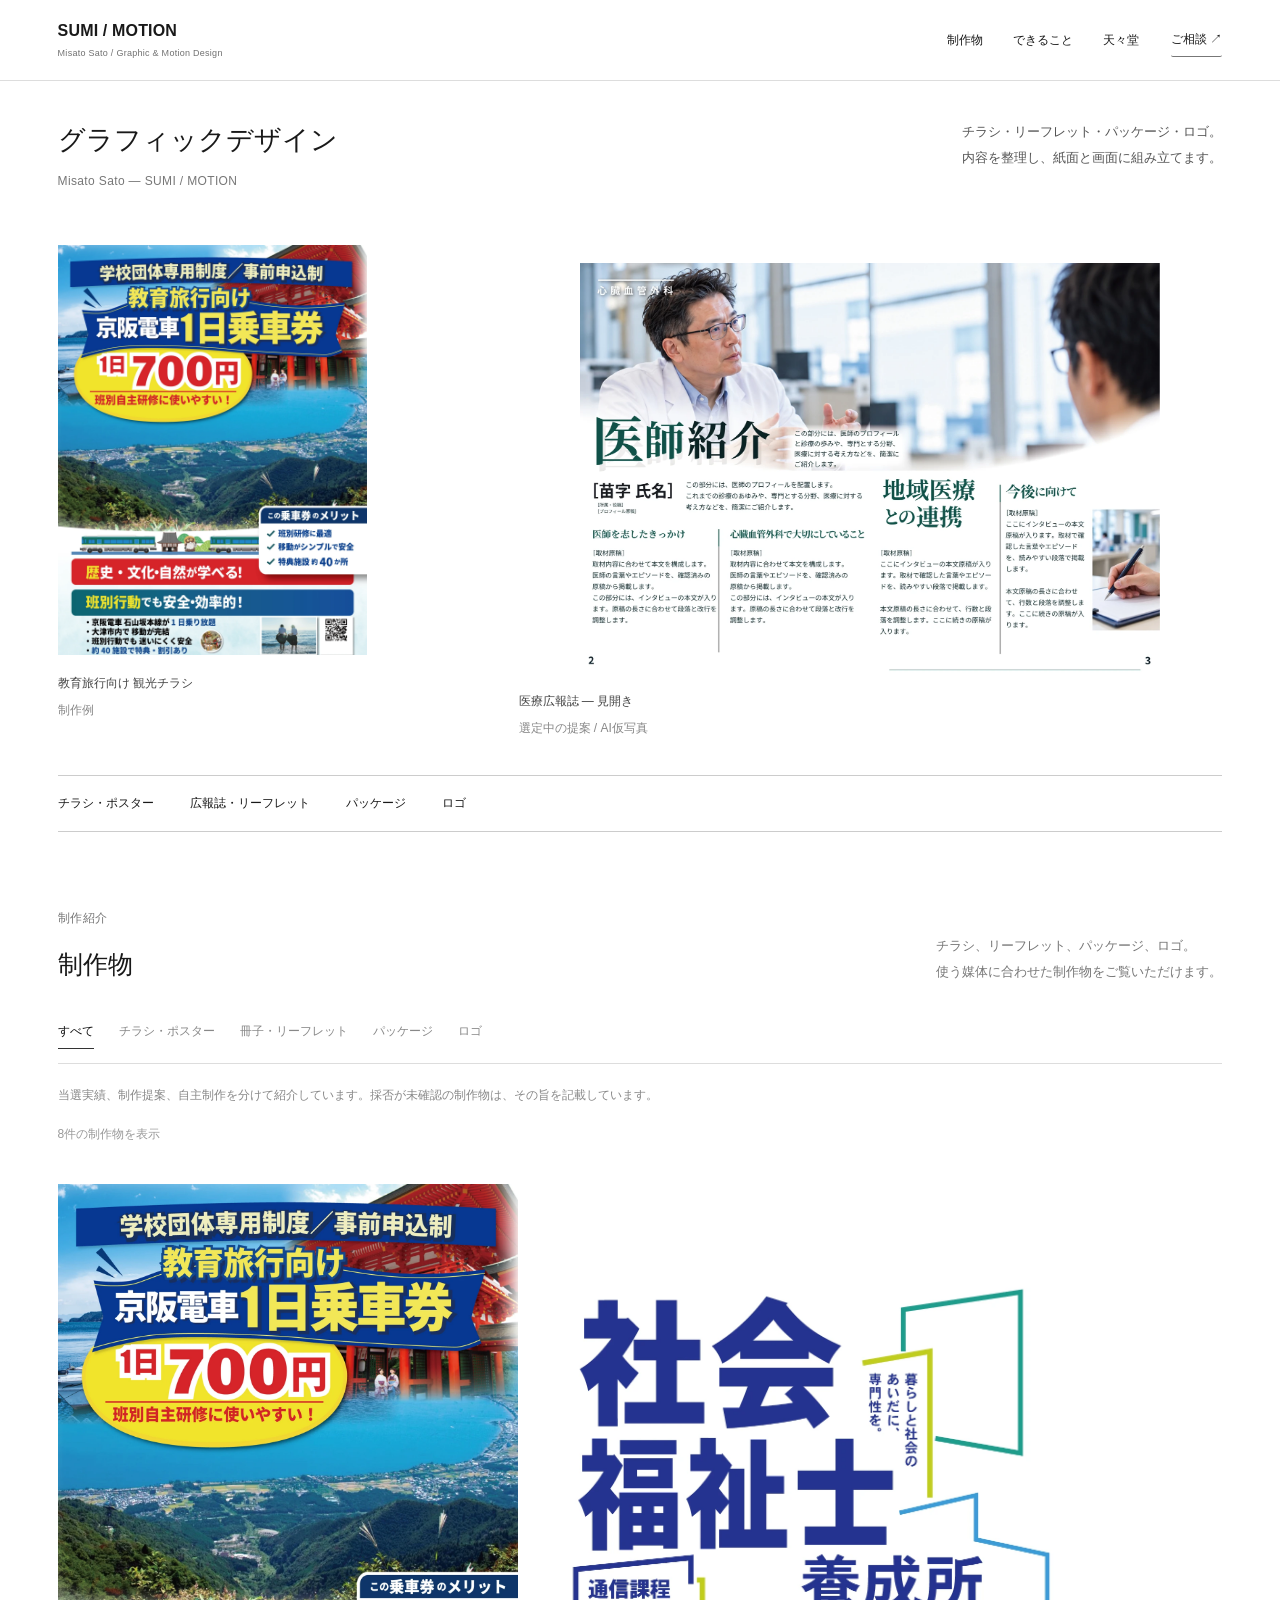
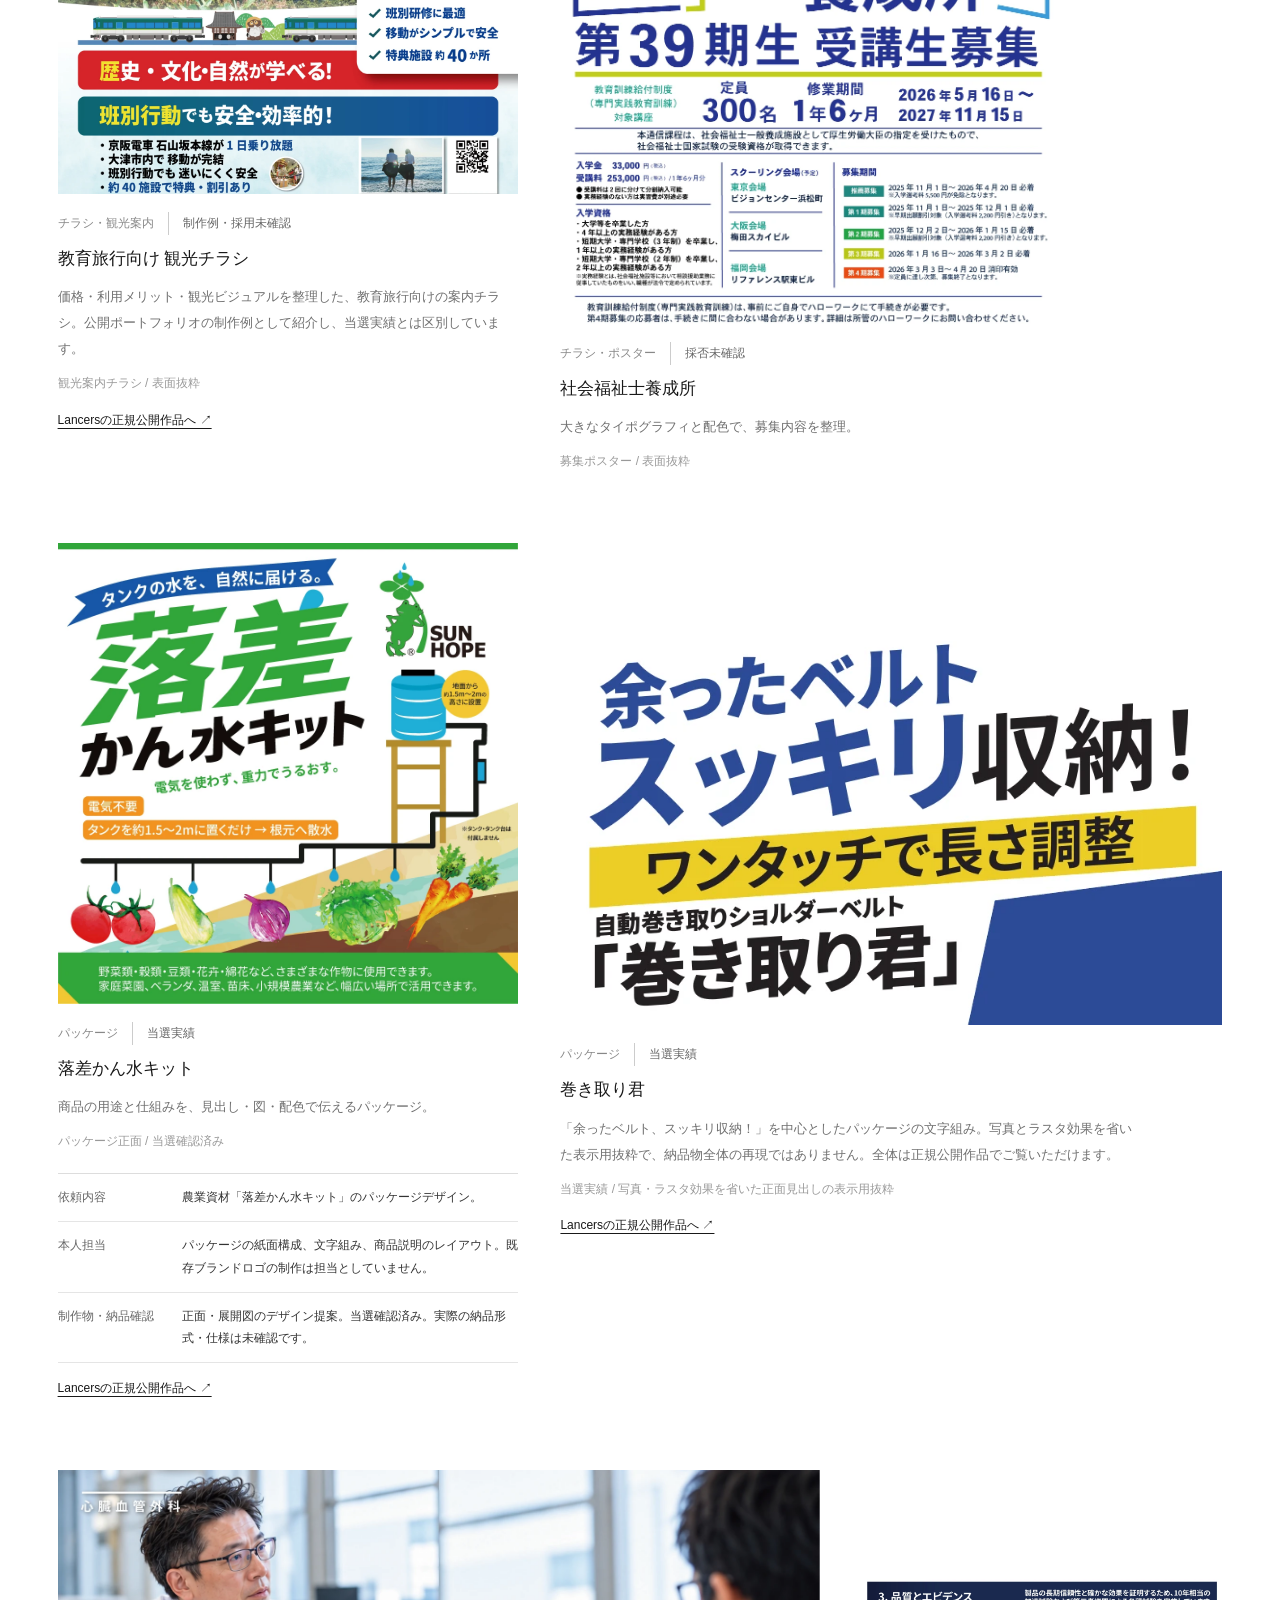
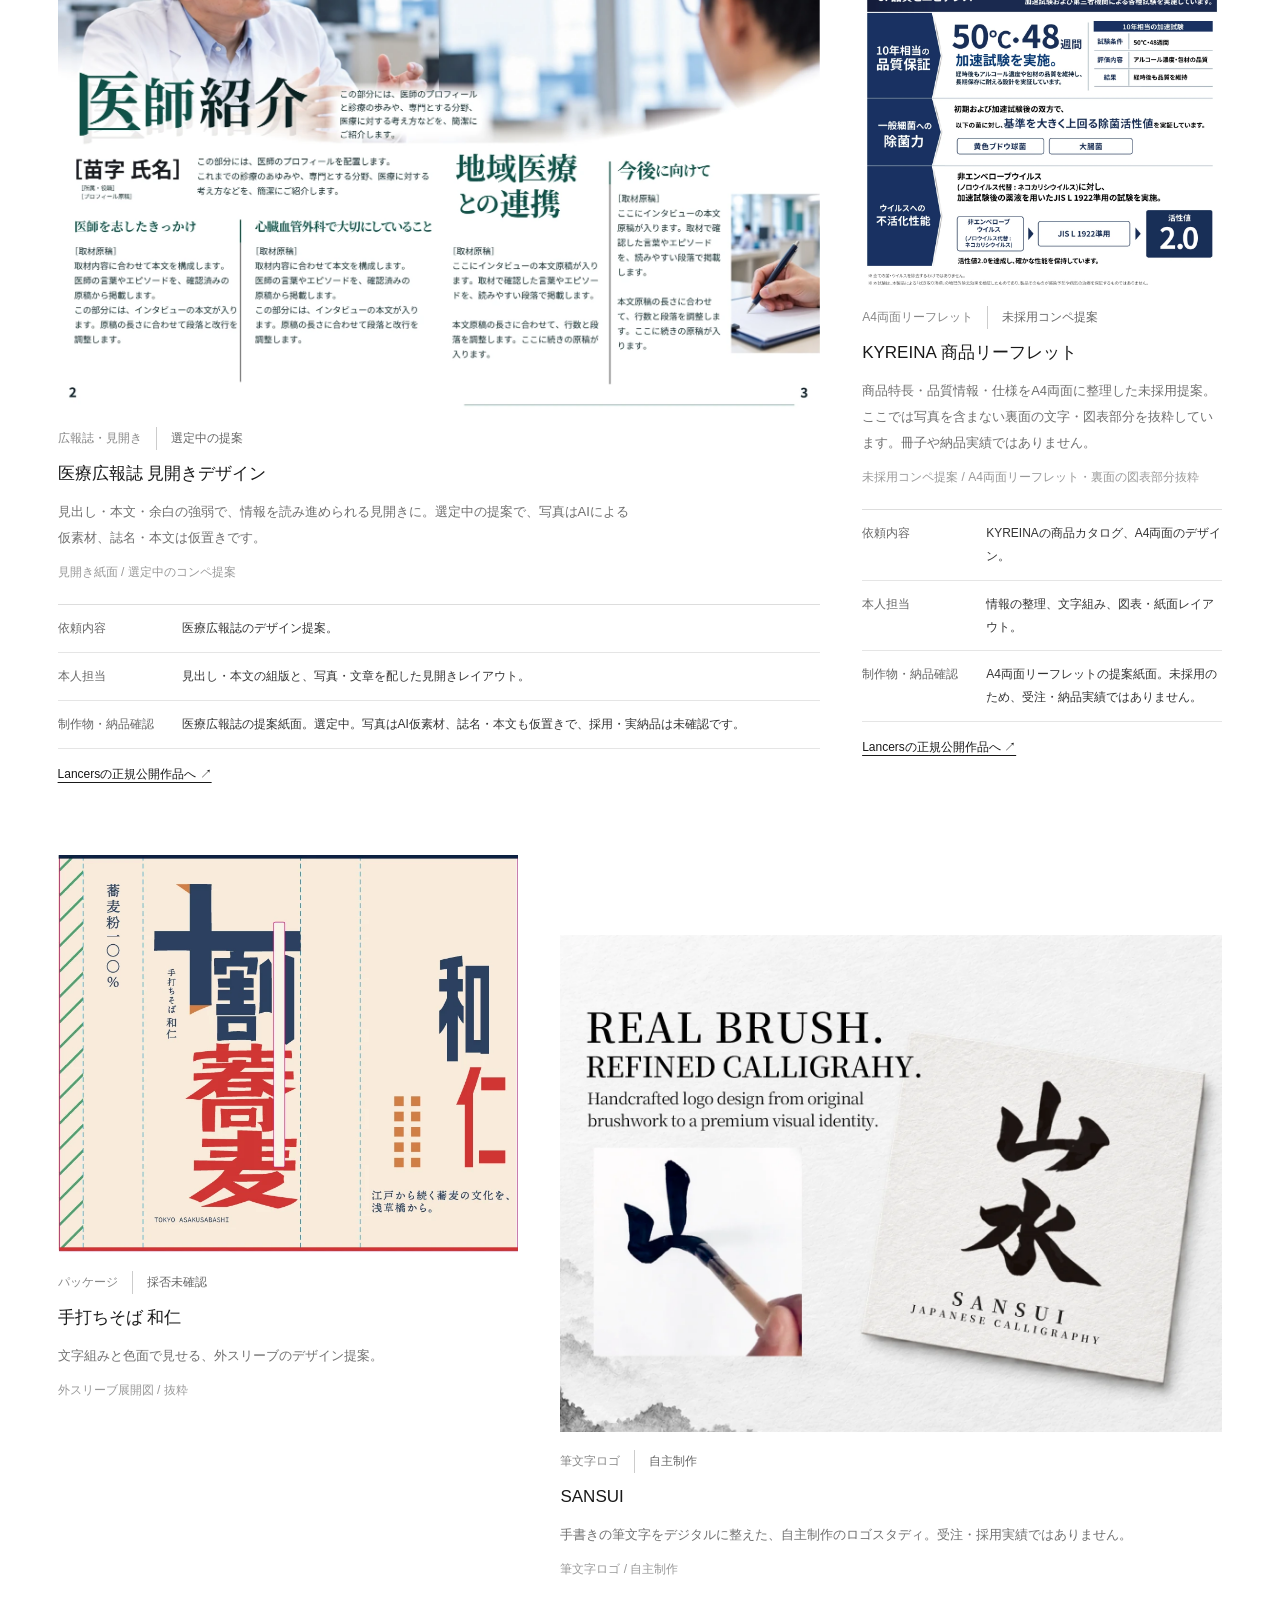
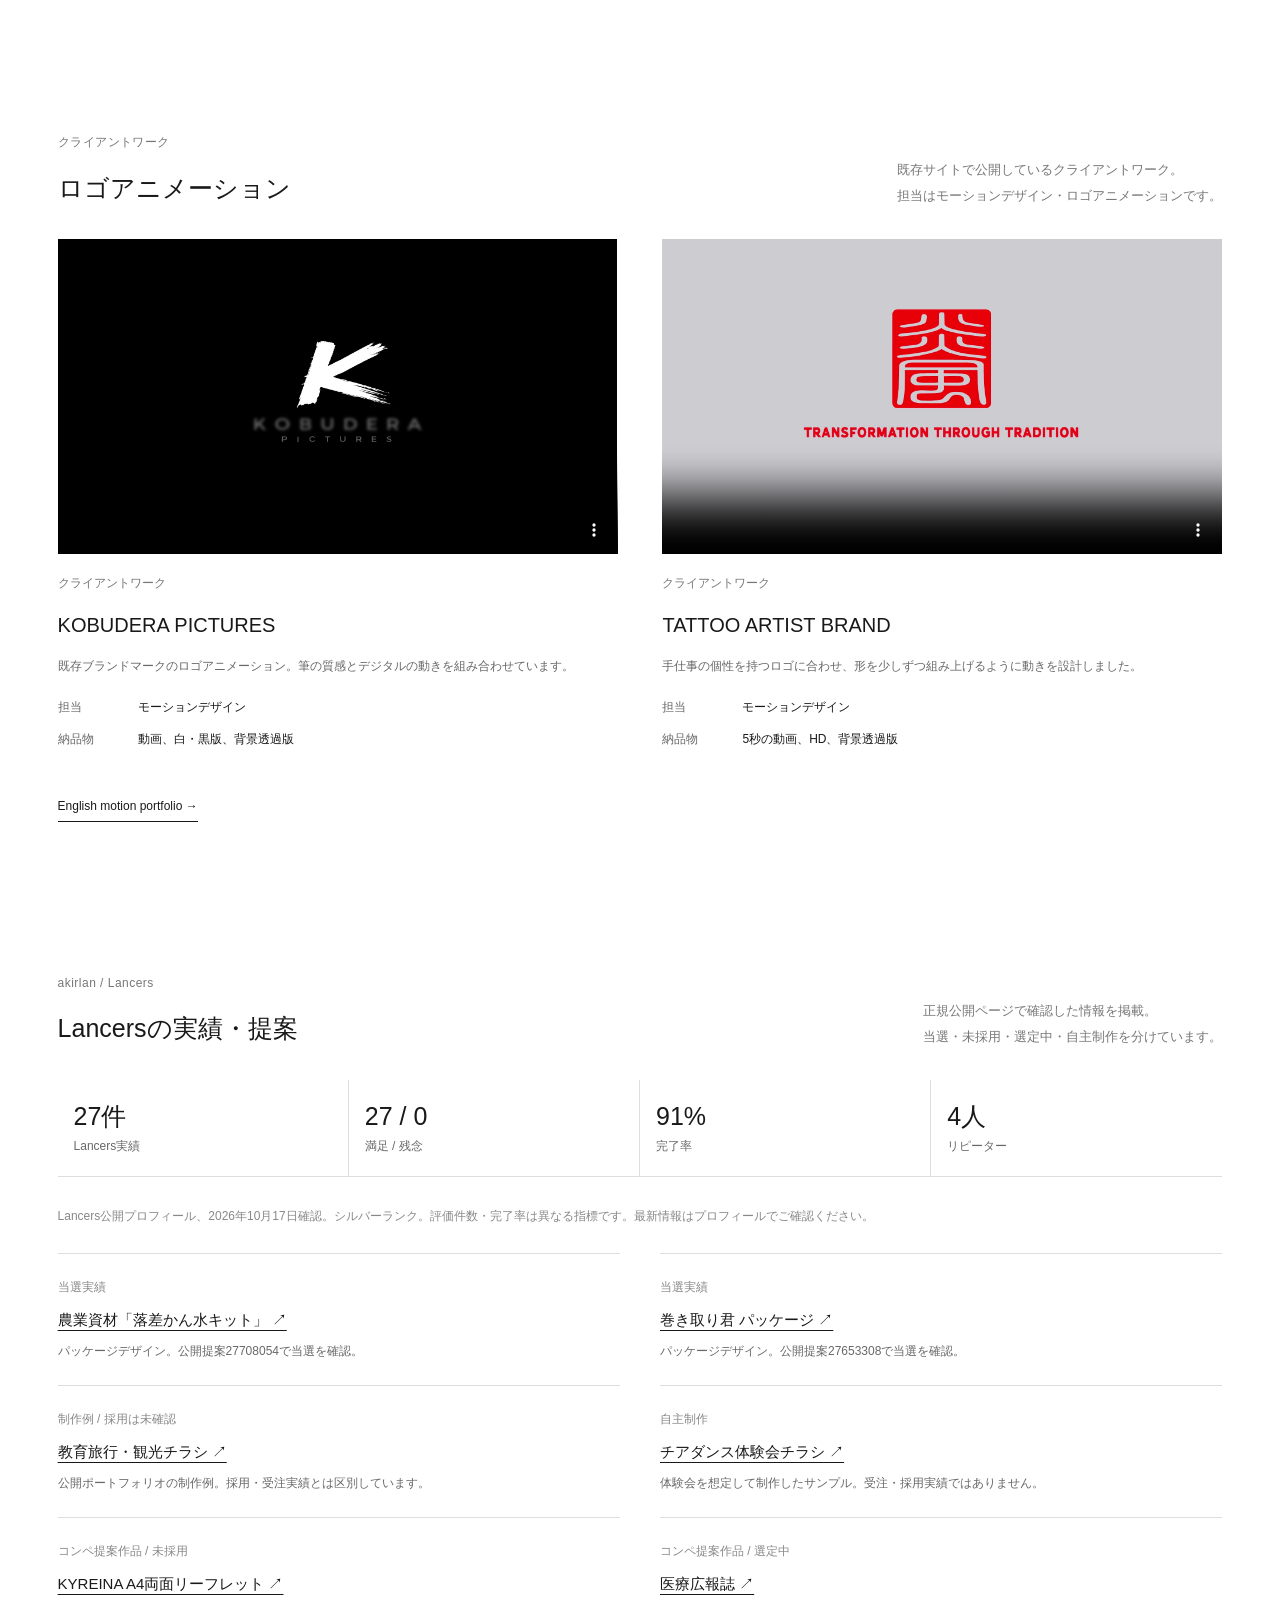
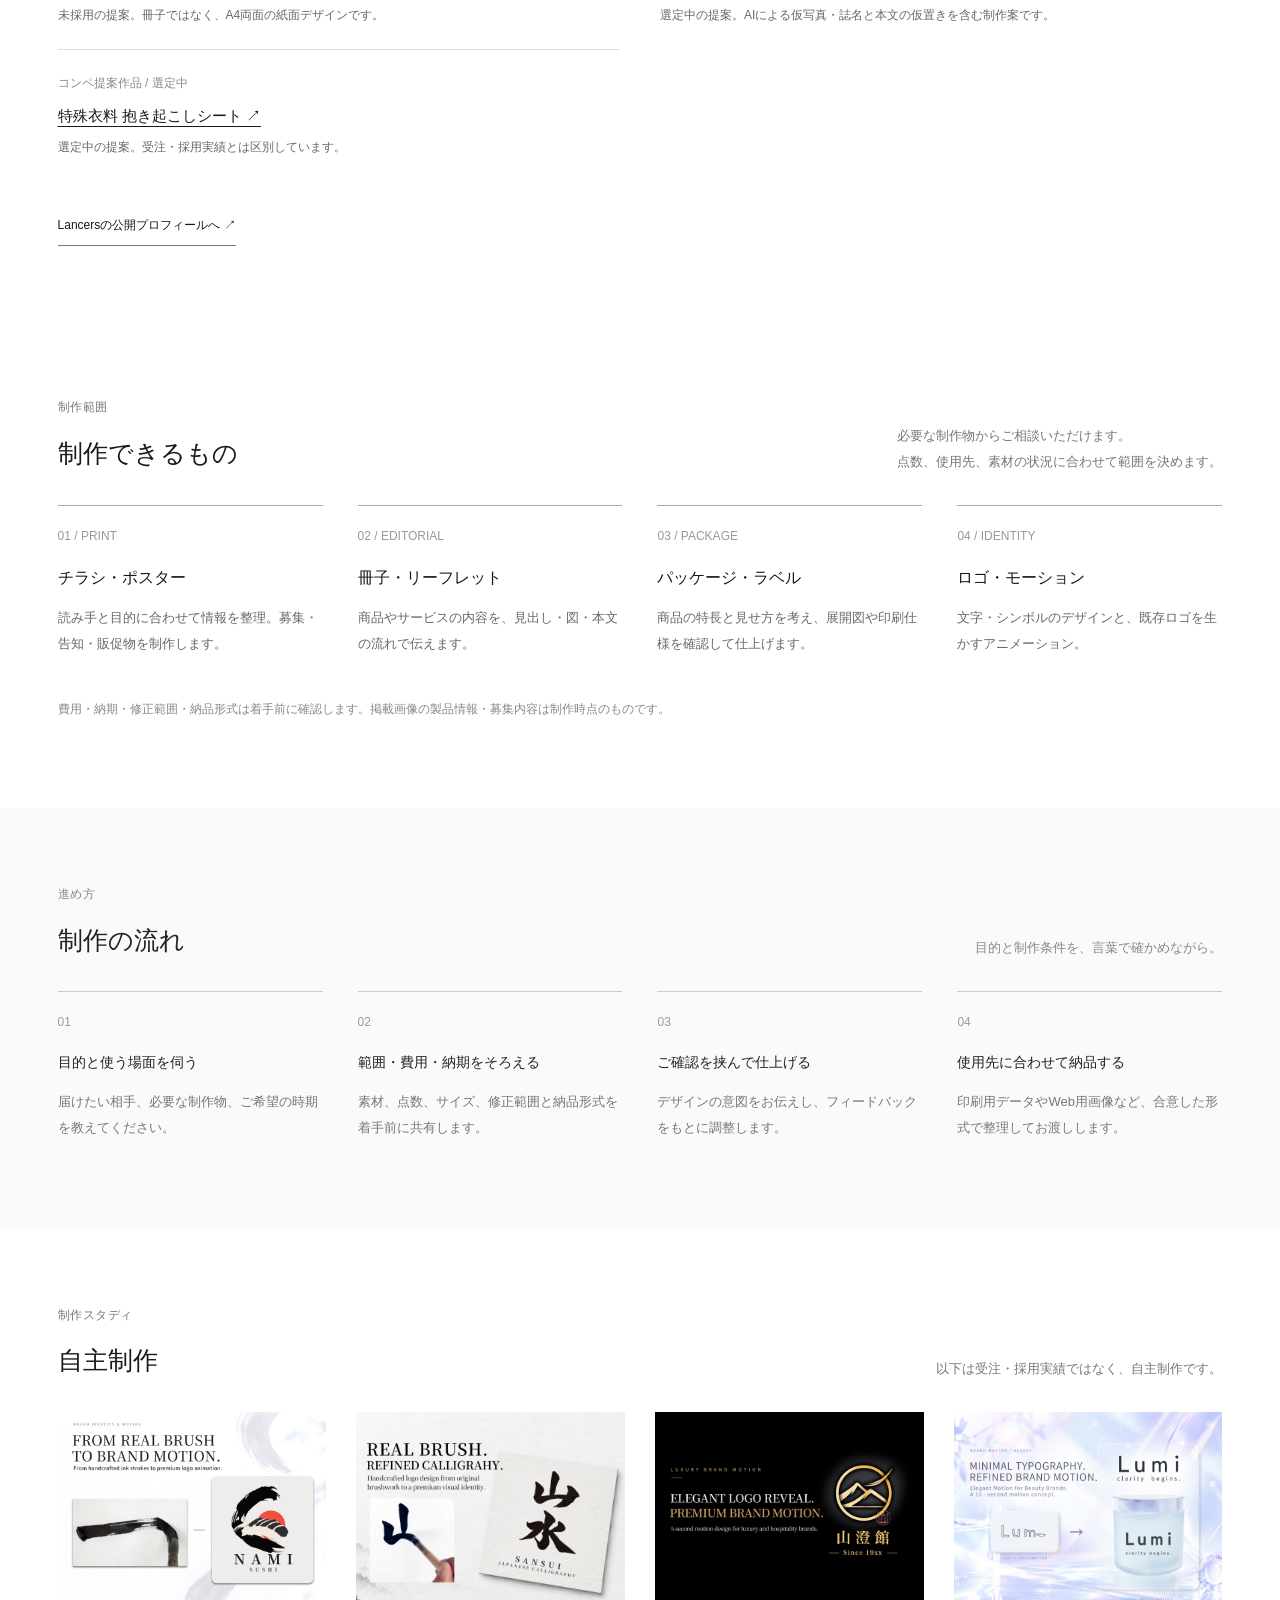
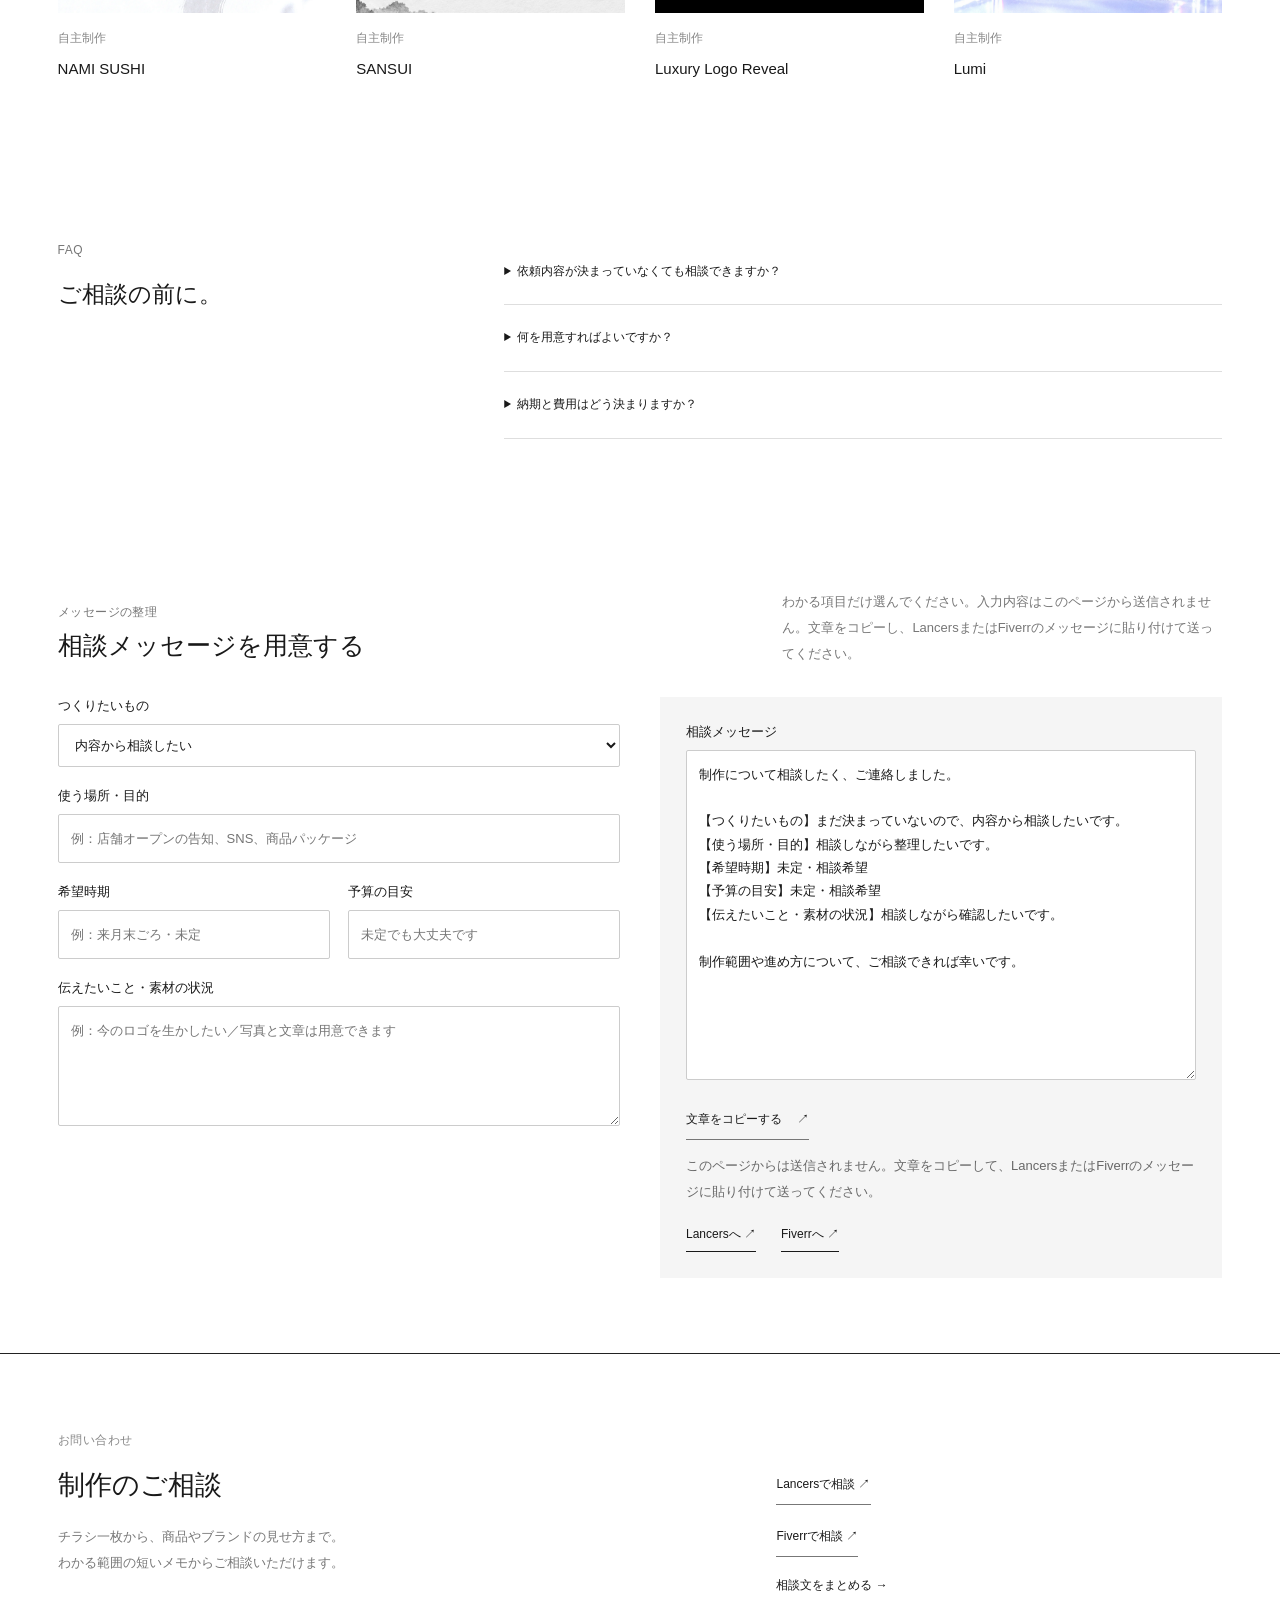
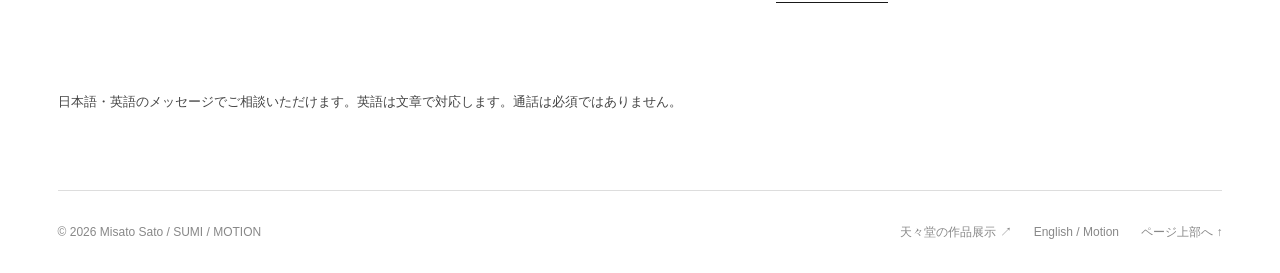
<file: projects.html>
<!doctype html><html lang="ja"><head><meta charset="utf-8"><meta name="viewport" content="width=device-width,initial-scale=1"><title>制作実績・案件のご相談｜SUMI / MOTION</title><meta name="description" content="チラシ・ポスター、冊子・リーフレット、パッケージ、ロゴ・モーションの制作相談。SUMI / MOTIONの制作紹介。"><meta name="theme-color" content="#f5f3ed"><link rel="stylesheet" href="assets/dtp-site.css"><link rel="stylesheet" href="assets/editorial.css"><script src="assets/shared-gallery-v4.js" defer></script><script src="assets/projects.js" defer></script><link rel="stylesheet" href="assets/final-v4.css"><link rel="canonical" href="https://sumilogomotion-pixel.github.io/portfolio.github.io/projects.html"><meta property="og:type" content="website"><meta property="og:locale" content="ja_JP"><meta property="og:title" content="制作実績・案件のご相談｜SUMI / MOTION"><meta property="og:description" content="チラシ・ポスター、冊子・リーフレット、パッケージ、ロゴ・モーションの制作相談。SUMI / MOTIONの制作紹介。"><meta property="og:url" content="https://sumilogomotion-pixel.github.io/portfolio.github.io/projects.html"><meta property="og:image" content="https://sumilogomotion-pixel.github.io/portfolio.github.io/assets/og-portfolio.jpg"><meta name="twitter:card" content="summary_large_image"></head><body><a class="skip" href="#main">本文へ移動</a><header class="site-header"><nav class="container header-nav" aria-label="メインナビゲーション"><a class="brand" href="index.html">SUMI / MOTION<small>Misato Sato / Graphic & Motion Design</small></a><div class="primary-nav"><a href="#works">制作物</a><a href="#services">できること</a><a href="art/index.html">天々堂</a></div><a class="header-contact" href="#contact">ご相談 ↗</a></nav></header><main id="main"><div id="top"></div><section class="hero"><div class="container"><div class="editorial-intro"><div><h1>グラフィックデザイン</h1><p class="designer-name">Misato Sato — SUMI / MOTION</p></div><p>チラシ・リーフレット・パッケージ・ロゴ。<br>内容を整理し、紙面と画面に組み立てます。</p></div><div class="editorial-feature"><figure><a href="assets/graphic/full/travel.webp" data-art-title="教育旅行向け 観光チラシ" data-art-note="公開ポートフォリオの制作例。採用は未確認です。"><img src="assets/graphic/travel.webp" alt="教育旅行向け観光チラシの制作例" width="1275" height="1800" fetchpriority="high"></a><figcaption>教育旅行向け 観光チラシ <span>制作例</span></figcaption></figure><figure><a href="assets/graphic/full/medical.webp" data-art-title="医療広報誌 見開きデザイン" data-art-note="選定中のコンペ提案。写真はAI仮素材、誌名・本文は仮置きです。"><img src="assets/graphic/medical.webp" alt="医療広報誌の見開き提案。AI仮写真と仮原稿を含む" width="1600" height="1130" fetchpriority="high"></a><figcaption>医療広報誌 — 見開き <span>選定中の提案 / AI仮写真</span></figcaption></figure></div><nav class="category-jump" aria-label="制作カテゴリ"><a href="?category=flyer#works" data-jump-filter="flyer">チラシ・ポスター</a><a href="?category=booklet#works" data-jump-filter="booklet">広報誌・リーフレット</a><a href="?category=package#works" data-jump-filter="package">パッケージ</a><a href="?category=logo#works" data-jump-filter="logo">ロゴ</a></nav></div></section><section class="section" id="works"><div class="container"><div class="section-title"><div><p class="eyebrow">制作紹介</p><h2>制作物</h2></div><p>チラシ、リーフレット、パッケージ、ロゴ。<br>使う媒体に合わせた制作物をご覧いただけます。</p></div><nav class="work-filters" aria-label="制作物の種類"><button type="button" data-filter="all" aria-pressed="true">すべて</button><button type="button" data-filter="flyer" aria-pressed="false">チラシ・ポスター</button><button type="button" data-filter="booklet" aria-pressed="false">冊子・リーフレット</button><button type="button" data-filter="package" aria-pressed="false">パッケージ</button><button type="button" data-filter="logo" aria-pressed="false">ロゴ</button></nav><p class="review-note">当選実績、制作提案、自主制作を分けて紹介しています。採否が未確認の制作物は、その旨を記載しています。</p><p class="filter-status" role="status" aria-live="polite">8件の制作物を表示</p><div class="work-grid"><article class="work-card" data-category="flyer" id="work-travel"><a class="work-image" href="assets/graphic/full/travel.webp" data-art-title="教育旅行向け 観光チラシ" data-art-note="価格・利用メリット・観光ビジュアルを整理した、教育旅行向けの案内チラシ。公開ポートフォリオの制作例として紹介し、当選実績とは区別しています。" aria-label="教育旅行向け 観光チラシの表示用画像を拡大"><img src="assets/graphic/travel.webp" alt="教育旅行向け 観光チラシ：観光案内チラシ / 表面抜粋" width="1360" height="1800" loading="lazy"></a><div class="card-meta"><span>チラシ・観光案内</span><span class="pending">制作例・採用未確認</span></div><h3>教育旅行向け 観光チラシ</h3><p>価格・利用メリット・観光ビジュアルを整理した、教育旅行向けの案内チラシ。公開ポートフォリオの制作例として紹介し、当選実績とは区別しています。</p><small>観光案内チラシ / 表面抜粋</small><a class="work-source" href="https://www.lancers.jp/profile/akirlan/portfolio_popup/719751" target="_blank" rel="noopener noreferrer">Lancersの正規公開作品へ ↗</a></article><article class="work-card" data-category="flyer" id="work-welfare"><a class="work-image" href="assets/graphic/full/welfare.webp" data-art-title="社会福祉士養成所" data-art-note="大きなタイポグラフィと配色で、募集内容を整理。" aria-label="社会福祉士養成所の表示用画像を拡大"><img src="assets/graphic/welfare.webp" alt="社会福祉士養成所：募集ポスター / 表面抜粋" width="1032" height="1329" loading="lazy"></a><div class="card-meta"><span>チラシ・ポスター</span><span class="pending">採否未確認</span></div><h3>社会福祉士養成所</h3><p>大きなタイポグラフィと配色で、募集内容を整理。</p><small>募集ポスター / 表面抜粋</small></article><article class="work-card" data-category="package" id="work-irrigation"><a class="work-image" href="assets/graphic/full/irrigation.webp" data-art-title="落差かん水キット" data-art-note="商品の用途と仕組みを、見出し・図・配色で伝えるパッケージ。" aria-label="落差かん水キットの表示用画像を拡大"><img src="assets/graphic/irrigation.webp" alt="落差かん水キット：パッケージ正面 / 当選確認済み" width="1024" height="1024" loading="lazy"></a><div class="card-meta"><span>パッケージ</span><span class="pending">当選実績</span></div><h3>落差かん水キット</h3><p>商品の用途と仕組みを、見出し・図・配色で伝えるパッケージ。</p><small>パッケージ正面 / 当選確認済み</small><dl class="case-facts"><div><dt>依頼内容</dt><dd>農業資材「落差かん水キット」のパッケージデザイン。</dd></div><div><dt>本人担当</dt><dd>パッケージの紙面構成、文字組み、商品説明のレイアウト。既存ブランドロゴの制作は担当としていません。</dd></div><div><dt>制作物・納品確認</dt><dd>正面・展開図のデザイン提案。当選確認済み。実際の納品形式・仕様は未確認です。</dd></div></dl><a class="work-source" href="https://www.lancers.jp/work/proposal/27708054" target="_blank" rel="noopener noreferrer">Lancersの正規公開作品へ ↗</a></article><article class="work-card" data-category="package" id="work-belt"><a class="work-image" href="assets/graphic/full/belt.webp" data-art-title="巻き取り君" data-art-note="「余ったベルト、スッキリ収納！」を中心としたパッケージの文字組み。写真とラスタ効果を省いた表示用抜粋で、納品物全体の再現ではありません。全体は正規公開作品でご覧いただけます。" aria-label="巻き取り君の表示用画像を拡大"><img src="assets/graphic/belt.webp" alt="巻き取り君：当選実績 / 写真・ラスタ効果を省いた正面見出しの表示用抜粋" width="817" height="490" loading="lazy"></a><div class="card-meta"><span>パッケージ</span><span class="pending">当選実績</span></div><h3>巻き取り君</h3><p>「余ったベルト、スッキリ収納！」を中心としたパッケージの文字組み。写真とラスタ効果を省いた表示用抜粋で、納品物全体の再現ではありません。全体は正規公開作品でご覧いただけます。</p><small>当選実績 / 写真・ラスタ効果を省いた正面見出しの表示用抜粋</small><a class="work-source" href="https://www.lancers.jp/work/proposal/27653308" target="_blank" rel="noopener noreferrer">Lancersの正規公開作品へ ↗</a></article><article class="work-card" data-category="booklet" id="work-medical"><a class="work-image" href="assets/graphic/full/medical.webp" data-art-title="医療広報誌 見開きデザイン" data-art-note="見出し・本文・余白の強弱で、情報を読み進められる見開きに。選定中の提案で、写真はAIによる仮素材、誌名・本文は仮置きです。" aria-label="医療広報誌 見開きデザインの表示用画像を拡大"><img src="assets/graphic/medical.webp" alt="医療広報誌 見開きデザイン：見開き紙面 / 選定中のコンペ提案" width="1600" height="1131" loading="lazy"></a><div class="card-meta"><span>広報誌・見開き</span><span class="pending">選定中の提案</span></div><h3>医療広報誌 見開きデザイン</h3><p>見出し・本文・余白の強弱で、情報を読み進められる見開きに。選定中の提案で、写真はAIによる仮素材、誌名・本文は仮置きです。</p><small>見開き紙面 / 選定中のコンペ提案</small><dl class="case-facts"><div><dt>依頼内容</dt><dd>医療広報誌のデザイン提案。</dd></div><div><dt>本人担当</dt><dd>見出し・本文の組版と、写真・文章を配した見開きレイアウト。</dd></div><div><dt>制作物・納品確認</dt><dd>医療広報誌の提案紙面。選定中。写真はAI仮素材、誌名・本文も仮置きで、採用・実納品は未確認です。</dd></div></dl><a class="work-source" href="https://www.lancers.jp/work/proposal/28013158" target="_blank" rel="noopener noreferrer">Lancersの正規公開作品へ ↗</a></article><article class="work-card" data-category="booklet" id="work-kyreina"><a class="work-image" href="assets/graphic/full/kyreina.webp" data-art-title="KYREINA 商品リーフレット" data-art-note="商品特長・品質情報・仕様をA4両面に整理した未採用提案。ここでは写真を含まない裏面の文字・図表部分を抜粋しています。冊子や納品実績ではありません。" aria-label="KYREINA 商品リーフレットの表示用画像を拡大"><img src="assets/graphic/kyreina.webp" alt="KYREINA 商品リーフレット：未採用コンペ提案 / A4両面リーフレット・裏面の図表部分抜粋" width="1190" height="1050" loading="lazy"></a><div class="card-meta"><span>A4両面リーフレット</span><span class="pending">未採用コンペ提案</span></div><h3>KYREINA 商品リーフレット</h3><p>商品特長・品質情報・仕様をA4両面に整理した未採用提案。ここでは写真を含まない裏面の文字・図表部分を抜粋しています。冊子や納品実績ではありません。</p><small>未採用コンペ提案 / A4両面リーフレット・裏面の図表部分抜粋</small><dl class="case-facts"><div><dt>依頼内容</dt><dd>KYREINAの商品カタログ、A4両面のデザイン。</dd></div><div><dt>本人担当</dt><dd>情報の整理、文字組み、図表・紙面レイアウト。</dd></div><div><dt>制作物・納品確認</dt><dd>A4両面リーフレットの提案紙面。未採用のため、受注・納品実績ではありません。</dd></div></dl><a class="work-source" href="https://www.lancers.jp/work/proposal/27877706" target="_blank" rel="noopener noreferrer">Lancersの正規公開作品へ ↗</a></article><article class="work-card" data-category="package" id="work-soba"><a class="work-image" href="assets/graphic/full/soba.webp" data-art-title="手打ちそば 和仁" data-art-note="文字組みと色面で見せる、外スリーブのデザイン提案。" aria-label="手打ちそば 和仁の表示用画像を拡大"><img src="assets/graphic/soba.webp" alt="手打ちそば 和仁：外スリーブ展開図 / 抜粋" width="828" height="714" loading="lazy"></a><div class="card-meta"><span>パッケージ</span><span class="pending">採否未確認</span></div><h3>手打ちそば 和仁</h3><p>文字組みと色面で見せる、外スリーブのデザイン提案。</p><small>外スリーブ展開図 / 抜粋</small></article><article class="work-card" data-category="logo" id="work-sansui"><a class="work-image" href="assets/graphic/full/sansui.webp" data-art-title="SANSUI" data-art-note="手書きの筆文字をデジタルに整えた、自主制作のロゴスタディ。受注・採用実績ではありません。" aria-label="SANSUIの表示用画像を拡大"><img src="assets/sansui.webp" alt="SANSUI：筆文字ロゴ / 自主制作" width="1440" height="1080" loading="lazy"></a><div class="card-meta"><span>筆文字ロゴ</span><span class="pending">自主制作</span></div><h3>SANSUI</h3><p>手書きの筆文字をデジタルに整えた、自主制作のロゴスタディ。受注・採用実績ではありません。</p><small>筆文字ロゴ / 自主制作</small></article></div></div></section><section class="section motion-section" id="motion"><div class="container"><div class="section-title"><div><p class="eyebrow">クライアントワーク</p><h2>ロゴアニメーション</h2></div><p>既存サイトで公開しているクライアントワーク。<br>担当はモーションデザイン・ロゴアニメーションです。</p></div><div class="motion-grid"><article><video controls playsinline preload="none" poster="assets/kobudera-poster.jpg" aria-label="KOBUDERA PICTURESのロゴアニメーション"><source src="assets/kobudera.mp4" type="video/mp4"></video><span class="case-type">クライアントワーク</span><h3>KOBUDERA PICTURES</h3><p>既存ブランドマークのロゴアニメーション。筆の質感とデジタルの動きを組み合わせています。</p><dl><dt>担当</dt><dd>モーションデザイン</dd><dt>納品物</dt><dd>動画、白・黒版、背景透過版</dd></dl></article><article><video controls playsinline preload="none" poster="assets/tattoo-brand-poster.jpg" aria-label="TATTOO ARTIST BRANDのロゴアニメーション"><source src="assets/tattoo-brand.mp4" type="video/mp4"></video><span class="case-type">クライアントワーク</span><h3>TATTOO ARTIST BRAND</h3><p>手仕事の個性を持つロゴに合わせ、形を少しずつ組み上げるように動きを設計しました。</p><dl><dt>担当</dt><dd>モーションデザイン</dd><dt>納品物</dt><dd>5秒の動画、HD、背景透過版</dd></dl></article></div><a class="text-link" href="motion.html">English motion portfolio →</a></div></section><section class="section platform-section" id="lancers"><div class="container"><div class="section-title"><div><p class="eyebrow">akirlan / Lancers</p><h2>Lancersの実績・提案</h2></div><p>正規公開ページで確認した情報を掲載。<br>当選・未採用・選定中・自主制作を分けています。</p></div><div class="profile-stats"><div><b>27件</b><span>Lancers実績</span></div><div><b>27 / 0</b><span>満足 / 残念</span></div><div><b>91%</b><span>完了率</span></div><div><b>4人</b><span>リピーター</span></div></div><p class="small-note">Lancers公開プロフィール、2026年10月17日確認。シルバーランク。評価件数・完了率は異なる指標です。最新情報はプロフィールでご確認ください。</p><div class="proof-records"><article class="record-item"><span>当選実績</span><a href="https://www.lancers.jp/work/proposal/27708054" target="_blank" rel="noopener noreferrer">農業資材「落差かん水キット」 ↗</a><p>パッケージデザイン。公開提案27708054で当選を確認。</p></article><article class="record-item"><span>当選実績</span><a href="https://www.lancers.jp/work/proposal/27653308" target="_blank" rel="noopener noreferrer">巻き取り君 パッケージ ↗</a><p>パッケージデザイン。公開提案27653308で当選を確認。</p></article><article class="record-item"><span>制作例 / 採用は未確認</span><a href="https://www.lancers.jp/profile/akirlan/portfolio_popup/719751" target="_blank" rel="noopener noreferrer">教育旅行・観光チラシ ↗</a><p>公開ポートフォリオの制作例。採用・受注実績とは区別しています。</p></article><article class="record-item"><span>自主制作</span><a href="https://www.lancers.jp/profile/akirlan/portfolio_popup/719752" target="_blank" rel="noopener noreferrer">チアダンス体験会チラシ ↗</a><p>体験会を想定して制作したサンプル。受注・採用実績ではありません。</p></article><article class="record-item"><span>コンペ提案作品 / 未採用</span><a href="https://www.lancers.jp/work/proposal/27877706" target="_blank" rel="noopener noreferrer">KYREINA A4両面リーフレット ↗</a><p>未採用の提案。冊子ではなく、A4両面の紙面デザインです。</p></article><article class="record-item"><span>コンペ提案作品 / 選定中</span><a href="https://www.lancers.jp/work/proposal/28013158" target="_blank" rel="noopener noreferrer">医療広報誌 ↗</a><p>選定中の提案。AIによる仮写真・誌名と本文の仮置きを含む制作案です。</p></article><article class="record-item"><span>コンペ提案作品 / 選定中</span><a href="https://www.lancers.jp/work/proposal/28007384" target="_blank" rel="noopener noreferrer">特殊衣料 抱き起こしシート ↗</a><p>選定中の提案。受注・採用実績とは区別しています。</p></article></div><a class="button dark" href="https://www.lancers.jp/profile/akirlan" target="_blank" rel="noopener noreferrer">Lancersの公開プロフィールへ ↗</a></div></section><section class="section" id="services"><div class="container"><div class="section-title"><div><p class="eyebrow">制作範囲</p><h2>制作できるもの</h2></div><p>必要な制作物からご相談いただけます。<br>点数、使用先、素材の状況に合わせて範囲を決めます。</p></div><div class="service-grid"><article><span>01 / PRINT</span><h3>チラシ・ポスター</h3><p>読み手と目的に合わせて情報を整理。募集・告知・販促物を制作します。</p></article><article><span>02 / EDITORIAL</span><h3>冊子・リーフレット</h3><p>商品やサービスの内容を、見出し・図・本文の流れで伝えます。</p></article><article><span>03 / PACKAGE</span><h3>パッケージ・ラベル</h3><p>商品の特長と見せ方を考え、展開図や印刷仕様を確認して仕上げます。</p></article><article><span>04 / IDENTITY</span><h3>ロゴ・モーション</h3><p>文字・シンボルのデザインと、既存ロゴを生かすアニメーション。</p></article></div><p class="small-note">費用・納期・修正範囲・納品形式は着手前に確認します。掲載画像の製品情報・募集内容は制作時点のものです。</p></div></section><section class="section process-section" id="process"><div class="container"><div class="section-title"><div><p class="eyebrow">進め方</p><h2>制作の流れ</h2></div><p>目的と制作条件を、言葉で確かめながら。</p></div><ol class="process-list"><li><span>01</span><div><h3>目的と使う場面を伺う</h3><p>届けたい相手、必要な制作物、ご希望の時期を教えてください。</p></div></li><li><span>02</span><div><h3>範囲・費用・納期をそろえる</h3><p>素材、点数、サイズ、修正範囲と納品形式を着手前に共有します。</p></div></li><li><span>03</span><div><h3>ご確認を挟んで仕上げる</h3><p>デザインの意図をお伝えし、フィードバックをもとに調整します。</p></div></li><li><span>04</span><div><h3>使用先に合わせて納品する</h3><p>印刷用データやWeb用画像など、合意した形式で整理してお渡しします。</p></div></li></ol></div></section><section class="section" id="concept-work"><div class="container"><div class="section-title"><div><p class="eyebrow">制作スタディ</p><h2>自主制作</h2></div><p>以下は受注・採用実績ではなく、自主制作です。</p></div><div class="concept-grid"><a href="motion.html#concept-work"><img src="assets/nami.webp" alt="NAMI SUSHIの自主制作" width="600" height="450" loading="lazy"><span>自主制作</span><h3>NAMI SUSHI</h3></a><a href="motion.html#concept-work"><img src="assets/sansui.webp" alt="SANSUIの自主制作" width="600" height="450" loading="lazy"><span>自主制作</span><h3>SANSUI</h3></a><a href="motion.html#concept-work"><img src="assets/luxury.webp" alt="Luxury Logo Revealの自主制作" width="600" height="450" loading="lazy"><span>自主制作</span><h3>Luxury Logo Reveal</h3></a><a href="motion.html#concept-work"><img src="assets/lumi.webp" alt="Lumiの自主制作" width="600" height="450" loading="lazy"><span>自主制作</span><h3>Lumi</h3></a></div></div></section><section class="section"><div class="container faq-layout"><div><p class="eyebrow">FAQ</p><h2>ご相談の前に。</h2></div><div><details><summary>依頼内容が決まっていなくても相談できますか？</summary><p>目的、使用先、参考にしたい雰囲気だけでもお送りください。必要な情報をメッセージで整理します。</p></details><details><summary>何を用意すればよいですか？</summary><p>掲載文、写真、ロゴ、印刷サイズなど、手元にあるものをお知らせください。支給素材の使用範囲も確認します。</p></details><details><summary>納期と費用はどう決まりますか？</summary><p>制作物の種類、点数、素材の有無、修正範囲を伺い、個別にご案内します。予算と希望日程をお知らせください。</p></details></div></div></section><section class="section inquiry-section" id="inquiry"><div class="container">
      <div class="section-title"><div><span class="eyebrow red">メッセージの整理</span><h2>相談メッセージを用意する</h2></div><p>わかる項目だけ選んでください。<br>入力内容はこのページから送信されません。<br>文章をコピーし、LancersまたはFiverrのメッセージに貼り付けて送ってください。</p></div>
      <form id="inquiry-form" class="inquiry-grid">
        <div class="inquiry-fields"><label for="inquiry-type">つくりたいもの</label><select id="inquiry-type" name="type"><option value="まだ決まっていないので、内容から相談したいです。">内容から相談したい</option value="ロゴ・ブランドデザイン">ロゴ・ブランドデザイン</option><option value="広告・SNSバナー">広告・SNSバナー</option><option value="ポスター・チラシ・印刷物">ポスター・チラシ・印刷物</option><option value="パッケージ・ラベル">パッケージ・ラベル</option><option value="ロゴアニメーション・モーション">ロゴアニメーション・モーション</option><option value="複数の制作物をまとめて相談したいです。">複数の制作物</option></select>
        <label for="inquiry-use">使う場所・目的</label><input id="inquiry-use" name="use" maxlength="300" placeholder="例：店舗オープンの告知、SNS、商品パッケージ">
        <div class="inquiry-pair"><div><label for="inquiry-date">希望時期</label><input id="inquiry-date" name="date" maxlength="100" placeholder="例：来月末ごろ・未定"></div><div><label for="inquiry-budget">予算の目安</label><input id="inquiry-budget" name="budget" maxlength="100" placeholder="未定でも大丈夫です"></div></div>
        <label for="inquiry-details">伝えたいこと・素材の状況</label><textarea id="inquiry-details" name="details" rows="4" maxlength="2000" placeholder="例：今のロゴを生かしたい／写真と文章は用意できます"></textarea></div>
        <div class="inquiry-output"><label for="inquiry-message">相談メッセージ</label><textarea id="inquiry-message" rows="13" readonly></textarea><button class="button dark" type="button" id="copy-inquiry">文章をコピーする <span aria-hidden="true">↗</span></button><p id="inquiry-status" role="status" aria-live="polite">入力すると文章が更新されます。このページから送信はされません。</p><div class="actions"><a class="text-link" href="https://www.lancers.jp/profile/akirlan" target="_blank" rel="noopener noreferrer">Lancersへ ↗</a><a class="text-link" href="https://www.fiverr.com/akirlan" target="_blank" rel="noopener noreferrer">Fiverrへ ↗</a></div></div>
      </form><noscript><p>相談文の作成にはJavaScriptが必要です。「つくりたいもの・使う場所・希望時期・予算・素材の状況」を、下の相談窓口へ直接お送りください。</p></noscript>
    </div></section><section class="section contact-section" id="contact"><div class="container contact-layout"><div><p class="eyebrow">お問い合わせ</p><h2>制作のご相談</h2><p>チラシ一枚から、商品やブランドの見せ方まで。<br>わかる範囲の短いメモからご相談いただけます。</p></div><p class="communication-policy">日本語・英語のメッセージでご相談いただけます。英語は文章で対応します。通話は必須ではありません。</p><div class="contact-actions"><a class="button light" href="https://www.lancers.jp/profile/akirlan" target="_blank" rel="noopener noreferrer">Lancersで相談 ↗</a><a class="button light" href="https://www.fiverr.com/akirlan" target="_blank" rel="noopener noreferrer">Fiverrで相談 ↗</a><a class="text-link" href="projects.html#inquiry">相談文をまとめる →</a></div></div></section></main><footer class="site-footer container"><p>© 2026 Misato Sato / SUMI / MOTION</p><nav aria-label="フッターナビゲーション"><a href="art/index.html">天々堂の作品展示 ↗</a><a href="motion.html">English / Motion</a><a href="#top">ページ上部へ ↑</a></nav></footer><dialog id="artwork-dialog" aria-labelledby="artwork-title"><div class="artwork-toolbar"><h2 id="artwork-title"></h2><button type="button" id="close-artwork">閉じる ×</button></div><a id="artwork-original" class="original-image-link" href="#" target="_blank" rel="noopener noreferrer">原寸の表示用画像を別タブで開く ↗</a><img id="artwork-full" alt=""><p id="artwork-note"></p></dialog></body></html>
</file>
<file: assets/dtp-site.css>
:root{--paper:#f5f3ed;--ink:#15231f;--red:#ad392e;--muted:#5d6863;--line:#d4d8d0;--gutter:clamp(20px,4vw,64px)}
*{box-sizing:border-box}html{scroll-behavior:smooth;scroll-padding-top:100px}body{margin:0;background:var(--paper);color:var(--ink);font-family:"Yu Gothic",Meiryo,Arial,sans-serif;-webkit-font-smoothing:antialiased}img{display:block;max-width:100%;height:auto}video{display:block;width:100%;height:auto}a{color:inherit;text-decoration:none}button,input,select,textarea{font:inherit}button,a{-webkit-tap-highlight-color:transparent}button{cursor:pointer}a:focus-visible,button:focus-visible,input:focus-visible,select:focus-visible,textarea:focus-visible,summary:focus-visible{outline:3px solid var(--red);outline-offset:4px}p{line-height:1.9}h1,h2,h3,p{overflow-wrap:anywhere}.container{width:min(1280px,calc(100% - 2*var(--gutter)));margin-inline:auto}.eyebrow{font:700 10px/1.7 Arial,sans-serif;letter-spacing:.16em;color:var(--red);margin:0 0 18px}.skip{position:fixed;top:-100px;left:20px;background:var(--ink);color:white;padding:14px;z-index:100}.skip:focus{top:10px}
.preview-banner{background:#ebe1ca;color:#4f4228;padding:8px 20px;text-align:center;font-size:11px;line-height:1.7}.site-header{position:sticky;top:0;z-index:20;background:#f5f3edf5;border-bottom:1px solid var(--line)}.header-nav{min-height:82px;display:flex;align-items:center;gap:32px}.brand{font:900 17px/1.4 Arial,sans-serif;letter-spacing:.02em;white-space:nowrap}.brand small{display:block;font:400 9px/1.5 Arial,sans-serif;letter-spacing:.08em;margin-top:5px;color:var(--muted)}.primary-nav{display:flex;align-items:center;gap:28px;margin-left:auto;font-size:12px;font-weight:700}.header-contact{border:1px solid var(--ink);border-radius:2px;padding:12px 19px;font-size:12px;font-weight:700;white-space:nowrap}.header-contact:hover,.button.dark{background:var(--ink);color:#fff}
.hero{padding:62px 0 0}.hero-layout{display:grid;grid-template-columns:minmax(0,1fr) minmax(0,1fr);align-items:center;gap:64px}.hero h1{font-size:clamp(38px,4.6vw,66px);line-height:1.5;letter-spacing:-.055em;margin:0 0 20px;font-weight:650}.hero h1 em{font-style:normal;color:var(--red)}.hero-description{font-size:14px;color:var(--muted);margin:0 0 28px}.hero-actions{display:flex;flex-wrap:wrap;gap:12px}.button{display:inline-flex;align-items:center;justify-content:center;gap:15px;border:1px solid var(--ink);border-radius:2px;padding:13px 20px;min-height:48px;font-size:12px;font-weight:700;line-height:1.6;background:transparent}.button:hover{background:var(--red);border-color:var(--red);color:#fff}.hero-composition{display:grid;grid-template-columns:minmax(0,1fr) minmax(0,.82fr);gap:16px;align-items:center;min-width:0}.hero-composition>.hero-poster{width:100%;height:340px;object-fit:contain;filter:drop-shadow(0 10px 13px #15231f1a)}.hero-support{display:grid;gap:17px}.hero-support img{width:100%;height:145px;object-fit:contain;background:white;padding:9px;border:1px solid #e6e8e1}.hero-composition>p{grid-column:1/-1;text-align:right;font:9px/1.5 Arial,sans-serif;letter-spacing:.12em;color:var(--muted);margin:0}.category-jump{display:grid;grid-template-columns:repeat(4,minmax(0,1fr));margin-top:50px;border-block:1px solid var(--line)}.category-jump a{font-size:12px;font-weight:700;padding:22px 14px;border-right:1px solid var(--line)}.category-jump a:first-child{padding-left:0}.category-jump a:last-child{border:0}.category-jump span{font:10px Arial;color:var(--red);margin-right:13px}.category-jump a:hover{color:var(--red)}
.section{padding:90px 0;border-bottom:1px solid var(--line)}.section-title{display:grid;grid-template-columns:1fr 1fr;gap:40px;align-items:end;margin-bottom:35px}.section-title h2,.platform-layout h2,.faq-layout h2,.project-bridge h2{font-size:clamp(28px,3vw,42px);line-height:1.55;letter-spacing:-.04em;font-weight:600;margin:0}.section-title>p{max-width:440px;justify-self:end;font-size:13px;color:var(--muted);margin:0}.work-filters{display:flex;gap:9px;flex-wrap:wrap;margin-bottom:22px}.work-filters button{padding:10px 17px;border:1px solid #aeb8b0;background:transparent;color:var(--ink);font-size:12px;min-height:42px}.work-filters [aria-pressed=true]{background:var(--ink);border-color:var(--ink);color:white}.review-note{font-size:11px;color:#78633c;border-left:2px solid #ac8b47;padding:6px 12px;margin:0 0 16px}.filter-status{font-size:10px;color:var(--muted);margin-bottom:20px}.work-grid{display:grid;grid-template-columns:repeat(3,minmax(0,1fr));gap:42px 24px}.work-card{min-width:0}.work-card[hidden]{display:none}.work-image{display:flex;align-items:center;justify-content:center;aspect-ratio:1.13;background:#e9ece5;padding:24px;overflow:hidden}.work-image img{width:100%;height:100%;object-fit:contain;transition:transform .25s}.work-image:hover img{transform:scale(1.025)}.card-meta{display:flex;justify-content:space-between;align-items:start;gap:8px;margin:18px 0 10px;font-size:10px;line-height:1.5;color:var(--muted)}.pending{background:#eee3ca;color:#6a5326;padding:3px 6px;flex:none}.work-card h3{font-size:19px;line-height:1.6;margin:0 0 8px;font-weight:650}.work-card p{font-size:12px;color:var(--muted);margin:0 0 10px}.work-card small{font-size:10px;color:var(--muted)}.work-source{display:inline-block;font-size:11px;text-decoration:underline;text-underline-offset:4px;margin-top:12px}
.motion-section{background:#eaece4}.motion-grid{display:grid;grid-template-columns:1fr 1fr;gap:32px}.motion-grid video{width:100%;height:auto;aspect-ratio:16/9;object-fit:contain;background:#111}.motion-grid h3{font:700 23px/1.4 Arial,sans-serif;margin:13px 0}.motion-grid p{font-size:13px;color:var(--muted)}.case-type{display:block;font-size:10px;color:var(--red);margin-top:18px}.motion-grid dl{display:grid;grid-template-columns:65px 1fr;gap:9px 15px;font-size:11px;line-height:1.8;margin:18px 0}.motion-grid dd{margin:0}.motion-grid dt{color:var(--muted)}.text-link{display:inline-block;font-size:12px;border-bottom:1px solid currentColor;padding:8px 0;margin-top:22px}.platform-layout{display:grid;grid-template-columns:1.1fr .9fr;gap:70px;align-items:start}.platform-layout>div>p:not(.eyebrow){font-size:13px;color:var(--muted)}.platform-note{padding:30px;background:white;border:1px solid var(--line)}.platform-note h3{font-size:18px;line-height:1.6;margin:0 0 15px}.platform-note p{font-size:12px;color:var(--muted)}.platform-note .record-item{border-bottom:1px solid var(--line);padding:16px 0}.platform-note .record-item:first-child{padding-top:0}.platform-note .record-item:last-child{border:0;padding-bottom:0}.record-item span{display:block;font-size:10px;color:var(--red);margin-bottom:8px}.record-item a{display:inline-block;text-decoration:underline;text-underline-offset:4px;font-size:14px;line-height:1.7}.record-item p{font-size:11px;margin:8px 0 0}
.service-grid{display:grid;grid-template-columns:repeat(4,minmax(0,1fr));gap:25px}.service-grid article{border-top:2px solid var(--ink);padding-top:20px}.service-grid span{font:10px Arial;color:var(--red)}.service-grid h3{font-size:19px;line-height:1.7;margin:24px 0 15px}.service-grid p{font-size:12px;color:var(--muted)}.small-note{font-size:11px;color:var(--muted);margin-top:28px}.process-section{background:var(--ink);color:#f5f3ed}.process-section .eyebrow{color:#d2b4a3}.process-section .section-title>p{color:#c1c9c2}.process-list{display:grid;grid-template-columns:repeat(4,minmax(0,1fr));gap:30px;list-style:none;margin:0;padding:0}.process-list li{border-top:1px solid #4e5c54;padding-top:20px}.process-list li>span{font:12px Arial;color:#b9c2bb}.process-list h3{font-size:16px;line-height:1.8;margin:20px 0 10px}.process-list p{font-size:12px;color:#c1c9c2}.concept-grid{display:grid;grid-template-columns:repeat(4,minmax(0,1fr));gap:22px}.concept-grid img{width:100%;height:auto;aspect-ratio:4/3;object-fit:contain;background:#e6e9df}.concept-grid span{display:block;font-size:10px;color:var(--red);margin-top:14px}.concept-grid h3{font:700 17px/1.5 Arial;margin:8px 0}.project-bridge{display:flex;justify-content:space-between;gap:30px;align-items:center}.project-bridge p:not(.eyebrow){font-size:13px;color:var(--muted)}
.faq-layout{display:grid;grid-template-columns:.7fr 1.3fr;gap:60px}details{border-bottom:1px solid var(--line)}summary{cursor:pointer;font-size:14px;line-height:1.8;font-weight:600;padding:22px 0}details p{font-size:13px;color:var(--muted);padding:0 15px 15px 0}.inquiry-grid{display:grid;grid-template-columns:1fr 1fr;gap:40px}.inquiry-fields label,.inquiry-output>label{display:block;font-size:12px;font-weight:700;margin-bottom:9px}.inquiry-grid input,.inquiry-grid select,.inquiry-grid textarea{display:block;width:100%;max-width:100%;padding:12px;border:1px solid #a5b0a5;border-radius:2px;background:#fffefa;color:var(--ink);font-size:14px;line-height:1.8;margin:0 0 20px}.inquiry-grid textarea{resize:vertical}.inquiry-pair{display:grid;grid-template-columns:1fr 1fr;gap:18px}.inquiry-output{padding:26px;background:#e6eade;min-width:0}.inquiry-output>p{font-size:11px;color:var(--muted);min-height:40px}.inquiry-output .actions{display:flex;gap:25px}.inquiry-output .text-link{margin:0}.inquiry-section .section-title p br{display:none}
.contact-section{background:var(--red);color:white}.contact-layout{display:grid;grid-template-columns:1.4fr .6fr;gap:50px;align-items:center}.contact-layout .eyebrow{color:#f2d9cc}.contact-layout h2{font-size:clamp(28px,3.6vw,46px);line-height:1.6;letter-spacing:-.04em;margin:0 0 20px;font-weight:600}.contact-layout p:not(.eyebrow){font-size:13px;color:#ffe8df}.contact-actions{display:flex;flex-direction:column;gap:14px;align-items:stretch}.button.light{color:white;border-color:#fff}.button.light:hover{background:white;color:var(--red)}.contact-actions .text-link{align-self:start;margin-top:0}.site-footer{display:flex;justify-content:space-between;gap:24px;padding-block:30px;font-size:10px;color:var(--muted);align-items:center}.site-footer nav{display:flex;gap:22px;flex-wrap:wrap}.site-footer p{margin:0}#artwork-dialog{width:min(1200px,calc(100% - 24px));max-height:94dvh;padding:20px;border:0;background:#faf9f4;color:var(--ink)}#artwork-dialog::backdrop{background:#101b16db}.artwork-toolbar{display:flex;justify-content:space-between;gap:20px;align-items:center;margin-bottom:18px}.artwork-toolbar h2{font-size:17px;margin:0}.artwork-toolbar button{background:var(--ink);border:0;color:white;padding:11px 15px;white-space:nowrap}#artwork-full{width:100%;height:auto;max-height:77dvh;object-fit:contain}
@media(max-width:1050px){.hero-layout{gap:35px}.hero h1{font-size:43px}.hero-composition>.hero-poster{height:300px}.hero-support img{height:125px}.work-grid{gap:35px 20px}.service-grid,.process-list{grid-template-columns:repeat(2,minmax(0,1fr))}.platform-layout{gap:40px}.primary-nav{gap:20px}}
@media(max-width:800px){.header-nav{min-height:72px;gap:20px}.brand{font-size:15px}.primary-nav{gap:16px;font-size:11px}.header-contact{padding:10px 12px;font-size:11px}.hero{padding-top:38px}.hero-layout{grid-template-columns:1fr;gap:32px}.hero-copy{max-width:650px}.hero h1{font-size:48px;line-height:1.4}.hero-description{font-size:13px}.hero-composition{max-width:560px;width:100%;justify-self:center;gap:18px}.hero-composition>.hero-poster{height:300px}.hero-support img{height:125px}.category-jump{margin-top:35px}.category-jump a{font-size:11px;padding:18px 10px}.category-jump span{margin-right:6px}.section{padding:64px 0}.work-grid{grid-template-columns:repeat(2,minmax(0,1fr))}.section-title{grid-template-columns:1fr;gap:20px}.section-title>p{justify-self:start}.platform-layout{grid-template-columns:1fr;gap:25px}.inquiry-grid{grid-template-columns:1fr;gap:22px}.faq-layout{grid-template-columns:1fr;gap:20px}.concept-grid{grid-template-columns:repeat(2,minmax(0,1fr))}.contact-layout{grid-template-columns:1fr;gap:25px}.contact-actions{max-width:450px}.site-footer{align-items:start;flex-direction:column;gap:16px}.project-bridge{align-items:start;flex-direction:column}}
@media(max-width:500px){:root{--gutter:20px}.preview-banner{padding:7px 18px;font-size:9px;text-align:left}.header-nav{min-height:68px;gap:12px;flex-wrap:wrap;padding-block:13px}.brand{font-size:15px;flex:1}.brand small{font-size:8px}.header-contact{padding:9px 12px}.primary-nav{order:3;width:100%;margin:3px 0 0;gap:25px;font-size:11px;min-height:24px}.hero{padding-top:30px}.eyebrow{font-size:9px;letter-spacing:.09em;margin-bottom:15px}.hero h1{font-size:clamp(34px,9.3vw,43px);line-height:1.5;letter-spacing:-.06em;margin-bottom:15px}.hero-description{font-size:12px;line-height:1.9;margin-bottom:21px}.hero-actions{gap:9px}.button{font-size:11px;padding:11px 16px;min-height:44px}.hero-layout{gap:27px}.hero-composition{gap:12px;grid-template-columns:1fr .8fr}.hero-composition>.hero-poster{height:230px}.hero-support{gap:12px}.hero-support img{height:96px;padding:6px}.hero-composition>p{font-size:8px}.category-jump{grid-template-columns:1fr 1fr;margin-top:28px}.category-jump a{padding:16px 10px;font-size:10px}.category-jump a:first-child{padding-left:10px}.category-jump a:nth-child(2){border-right:0}.category-jump a:nth-child(-n+2){border-bottom:1px solid var(--line)}.section-title h2,.platform-layout h2,.faq-layout h2,.project-bridge h2{font-size:29px}.section-title>p{font-size:12px}.work-filters{gap:7px}.work-filters button{padding:9px 12px;font-size:10px}.review-note{font-size:10px}.work-grid{grid-template-columns:1fr;gap:34px}.work-image{aspect-ratio:1.1;padding:22px}.work-card h3{font-size:20px}.work-card p{font-size:12px}.card-meta{margin-top:15px}.motion-grid{grid-template-columns:1fr;gap:35px}.motion-grid h3{font-size:22px}.platform-note{padding:22px}.service-grid{gap:30px 20px}.service-grid h3{font-size:16px;margin-top:18px}.service-grid p{font-size:11px}.process-list{grid-template-columns:1fr;gap:25px}.process-list li{display:grid;grid-template-columns:28px 1fr;gap:14px}.process-list h3{margin-top:0}.concept-grid{gap:25px 17px}.concept-grid h3{font-size:15px}.inquiry-pair{grid-template-columns:1fr;gap:0}.inquiry-output{padding:20px}.contact-layout h2{font-size:29px}.site-footer nav{gap:16px;font-size:10px}.artwork-toolbar h2{font-size:14px}#artwork-dialog{padding:14px}}
@media(prefers-reduced-motion:reduce){html{scroll-behavior:auto}*,*::before,*::after{transition:none!important;animation:none!important}}

.profile-stats{display:grid;grid-template-columns:repeat(4,minmax(0,1fr));border-block:1px solid var(--line);margin:30px 0 15px}.profile-stats>div{padding:20px;border-right:1px solid var(--line)}.profile-stats>div:last-child{border:0}.profile-stats b{display:block;font:700 30px/1.5 Arial,sans-serif}.profile-stats span{font-size:11px;color:var(--muted)}.proof-records{display:grid;grid-template-columns:1fr 1fr;gap:0 35px;margin:25px 0}.record-item{padding:22px 0;border-top:1px solid var(--line)}.record-item span{display:block;color:var(--red);font-size:10px;margin-bottom:8px}.record-item>a{font-size:16px;line-height:1.7;text-decoration:underline;text-underline-offset:5px}.record-item>p{font-size:12px;line-height:1.9;color:var(--muted);margin-bottom:0}@media(max-width:500px){.profile-stats{grid-template-columns:1fr 1fr}.profile-stats>div{padding:15px}.profile-stats>div:nth-child(2){border:0}.profile-stats>div:nth-child(-n+2){border-bottom:1px solid var(--line)}.profile-stats b{font-size:26px}.proof-records{grid-template-columns:1fr}}

.work-card small{display:block}.work-source{display:block;width:fit-content}
</file>
<file: assets/editorial.css>
/* A quiet index of real work. The artwork supplies the color and the change of scale. */
:root{--paper:#fff;--ink:#191919;--red:#333;--muted:#686868;--line:#dedede;--gutter:clamp(22px,4.5vw,72px)}
body{font-family:Meiryo,"Hiragino Kaku Gothic ProN",sans-serif;letter-spacing:0;background:#fff}.container{width:min(1320px,calc(100% - 2*var(--gutter)))}.preview-banner{background:#f2f2f2;color:#777;text-align:left;font-size:9px;padding:5px var(--gutter);letter-spacing:.08em}.site-header{background:#fffffff5;border-bottom:1px solid #ddd}.header-nav{min-height:80px}.brand{font-size:16px;letter-spacing:.01em}.brand small{font-size:9px;color:#707070;letter-spacing:.03em}.primary-nav{font-size:11px;font-weight:400;gap:30px}.header-contact{border:0;padding:8px 0;border-bottom:1px solid #777;font-weight:400}.header-contact:hover{background:none;color:#777}.eyebrow{font-family:inherit;font-size:10px;letter-spacing:.04em;font-weight:400;color:#777;margin-bottom:13px}
.hero{padding:38px 0 0}.editorial-intro{display:flex;justify-content:space-between;gap:35px;align-items:start;margin-bottom:35px}.editorial-intro h1{font-size:27px;font-weight:500;letter-spacing:0;line-height:1.6;margin:0 0 8px}.designer-name{font:10px/1.6 Arial,sans-serif;color:#777;margin:0;letter-spacing:.03em}.editorial-intro>p{font-size:12px;line-height:2;margin:0;color:#555}.editorial-feature{display:grid;grid-template-columns:minmax(0,.72fr) minmax(0,1.28fr);gap:65px;align-items:center}.editorial-feature figure{margin:0;min-width:0}.editorial-feature a{display:block}.editorial-feature img{width:100%;height:auto;max-height:410px;object-fit:contain}.editorial-feature figure:first-child img{object-position:left center}.editorial-feature figure:nth-child(2){padding-top:35px}.editorial-feature figcaption{font-size:10px;line-height:1.8;margin-top:17px;color:#444}.editorial-feature figcaption span{margin-left:15px;color:#888;font-size:9px}.category-jump{margin-top:35px;border-block:1px solid #ccc;display:flex;gap:36px;padding:17px 0;flex-wrap:wrap}.category-jump a,.category-jump a:first-child{font-size:11px;font-weight:400;border:0;padding:0;line-height:1.8}.category-jump a:hover{text-decoration:underline;text-underline-offset:5px}
.section{padding:75px 0;border-bottom:0}.section-title{grid-template-columns:1fr 1fr;margin-bottom:30px;gap:40px}.section-title h2,.platform-layout h2,.faq-layout h2,.project-bridge h2{font-size:25px;font-weight:500;line-height:1.7;letter-spacing:0}.section-title>p{font-size:12px;line-height:2;color:#777;max-width:440px;justify-self:end}.work-filters{gap:25px;margin-bottom:20px;border-bottom:1px solid #ddd;padding-bottom:14px}.work-filters button{border:0;border-bottom:1px solid transparent;min-height:34px;padding:6px 0;font-size:11px;color:#888;background:none}.work-filters [aria-pressed=true]{border-bottom:1px solid #333;color:#111;background:none}.review-note{font-size:10px;color:#888;border:0;padding:0;max-width:720px}.filter-status{font-size:9px;color:#999;margin-bottom:38px}.work-grid{display:grid;grid-template-columns:repeat(12,minmax(0,1fr));gap:70px 42px;align-items:start}.work-card{grid-column:span 6}.work-card:nth-child(1){grid-column:span 5}.work-card:nth-child(2){grid-column:span 7;padding-top:100px}.work-card:nth-child(3){grid-column:span 5}.work-card:nth-child(4){grid-column:span 7;padding-top:85px}.work-card:nth-child(5){grid-column:span 8}.work-card:nth-child(6){grid-column:span 4;padding-top:100px}.work-card:nth-child(7){grid-column:span 5}.work-card:nth-child(8){grid-column:span 7;padding-top:80px}.work-image{display:block;aspect-ratio:auto;background:transparent;padding:0;overflow:visible}.work-image img{width:100%;height:auto;max-height:640px;object-fit:contain;object-position:left center;transition:none}.work-image:hover img{transform:none}.card-meta{justify-content:start;gap:14px;margin:18px 0 9px;font-size:9px;line-height:1.8;color:#888}.pending{padding:0;background:none;color:#666;border-left:1px solid #ccc;padding-left:14px}.work-card h3{font-size:17px;font-weight:500;line-height:1.8;margin-bottom:10px}.work-card p{font-size:11px;color:#707070;line-height:2;margin-bottom:10px;max-width:580px}.work-card small{display:block;font-size:9px;color:#999}.work-source{font-size:10px;display:block;margin-top:14px}.work-grid:has(.work-card[hidden]) .work-card{grid-column:span 6;padding-top:0}
.motion-section,.platform-section{background:none}.motion-grid{gap:45px}.motion-grid h3{font-size:20px;line-height:1.7;font-weight:500;letter-spacing:0}.motion-grid p{font-size:12px}.case-type{font-size:9px;color:#777}.motion-grid dl{font-size:10px}.profile-stats{border-top:0;margin-top:25px}.profile-stats b{font-size:25px;font-weight:500}.profile-stats span{font-size:10px}.profile-stats>div{padding:18px 16px}.proof-records{gap:0 40px}.record-item>a{font-size:14px;font-weight:400}.record-item span{font-size:9px;color:#888}.record-item>p{font-size:11px}.button{border:0;border-bottom:1px solid #777;border-radius:0;padding:9px 0;min-height:40px;font-weight:400;font-size:11px;justify-content:start;background:none!important;color:var(--ink)!important}.button:hover{color:#777!important;border-color:#aaa;background:none}.button.dark{background:none;color:#111}.service-grid{gap:35px}.service-grid article{border-top:1px solid #aaa}.service-grid h3{font-size:16px;font-weight:500;margin:20px 0 12px;line-height:1.8}.service-grid p{font-size:11px}.service-grid span{font-size:9px;color:#999}.small-note{font-size:10px;color:#888}.process-section{background:#fafafa;color:#222}.process-section .eyebrow,.process-section .section-title>p{color:#888}.process-list{gap:35px}.process-list li{border-color:#ccc}.process-list li>span{color:#999;font-size:10px}.process-list h3{font-size:14px;font-weight:500}.process-list p{font-size:11px;color:#777}.concept-grid{gap:30px}.concept-grid img{background:transparent;object-fit:contain}.concept-grid span{font-size:9px;color:#888}.concept-grid h3{font-size:15px;font-weight:400}.project-bridge{align-items:start}.faq-layout h2{font-size:23px}summary{font-size:12px;font-weight:400}details p{font-size:11px;line-height:2}.inquiry-output{background:#f5f5f5}.inquiry-grid input,.inquiry-grid select,.inquiry-grid textarea{background:#fff;border-color:#ccc;font-size:13px}.inquiry-fields label,.inquiry-output>label{font-size:11px;font-weight:400}.contact-section{background:#fff;color:#191919;border-top:1px solid #222}.contact-layout{grid-template-columns:1.2fr .8fr}.contact-layout .eyebrow{color:#888}.contact-layout h2{font-size:27px;font-weight:500;letter-spacing:0;margin-bottom:16px}.contact-layout p:not(.eyebrow){color:#777;font-size:12px}.contact-actions{align-items:start;gap:12px}.button.light{color:#191919;border-color:#777}.contact-actions .text-link{font-size:10px}.site-footer{border-top:1px solid #ddd;padding-block:25px;color:#888}.site-footer nav{font-size:10px}.text-link{font-size:11px}#artwork-dialog{background:#fff;padding:18px 24px}.artwork-toolbar h2{font-size:15px;font-weight:400}.artwork-toolbar button{background:none;color:#222;border-bottom:1px solid #999;font-size:12px;padding:8px 0}#artwork-note{font-size:11px;line-height:1.9;color:#666;margin:16px 0 0;max-width:850px}
@media(max-width:1000px){.editorial-feature{gap:35px}.editorial-feature img{max-height:360px}.work-grid{gap:55px 30px}.work-card:nth-child(2),.work-card:nth-child(4){padding-top:60px}.work-card:nth-child(6),.work-card:nth-child(8){padding-top:45px}.work-image img{max-height:520px}}
@media(max-width:800px){.editorial-intro{gap:25px}.editorial-intro h1{font-size:24px}.editorial-intro>p{font-size:11px}.editorial-feature{grid-template-columns:.8fr 1.2fr;gap:28px}.editorial-feature img{max-height:340px}.editorial-feature figcaption{font-size:9px}.editorial-feature figcaption span{display:block;margin:4px 0 0}.category-jump{gap:25px;margin-top:28px}.section-title{grid-template-columns:1fr;gap:14px}.section-title>p{justify-self:start}.section{padding:58px 0}.work-grid{grid-template-columns:repeat(2,minmax(0,1fr));gap:40px 25px}.work-card:nth-child(n){grid-column:span 1;padding-top:0}.work-card:nth-child(even){padding-top:45px}.work-grid:has(.work-card[hidden]) .work-card{grid-column:span 1;padding-top:0}.work-card h3{font-size:16px}.card-meta{flex-wrap:wrap;gap:4px 10px}.motion-grid{gap:30px}.contact-layout{grid-template-columns:1fr;gap:28px}.contact-actions{flex-direction:row;flex-wrap:wrap;gap:25px}}
@media(max-width:500px){:root{--gutter:22px}.preview-banner{font-size:8px;padding-block:4px}.header-nav{padding-block:13px;min-height:0}.brand{font-size:15px}.brand small{font-size:8px}.primary-nav{gap:25px;font-size:10px;margin-top:6px;min-height:20px}.header-contact{padding:7px 0;font-size:10px}.hero{padding-top:25px}.editorial-intro{display:block;margin-bottom:24px}.editorial-intro h1{font-size:23px;line-height:1.6;margin-bottom:7px}.designer-name{font-size:9px}.editorial-intro>p{font-size:11px;line-height:2;margin-top:17px}.editorial-feature{grid-template-columns:.9fr 1.1fr;gap:17px;align-items:center}.editorial-feature img{max-height:245px}.editorial-feature figure:nth-child(2){padding-top:38px}.editorial-feature figcaption{font-size:8px;line-height:1.7;margin-top:11px}.editorial-feature figcaption span{font-size:8px}.category-jump{gap:13px 22px;padding-block:15px;margin-top:25px}.category-jump a,.category-jump a:first-child{font-size:10px;padding:0}.section{padding:48px 0}.section-title{margin-bottom:23px}.section-title h2,.platform-layout h2,.faq-layout h2,.project-bridge h2{font-size:23px;line-height:1.7}.section-title>p{font-size:11px}.work-filters{gap:10px 20px;padding-bottom:12px;margin-bottom:15px}.work-filters button{font-size:10px;min-height:32px;padding:5px 0}.review-note{font-size:9px;line-height:1.9}.filter-status{font-size:8px;margin-bottom:25px}.work-grid{display:block}.work-card:nth-child(n){padding:0;margin-bottom:42px}.work-card:last-child{margin-bottom:0}.work-image img{max-height:none;width:100%;height:auto}.work-card:nth-child(n) .work-image{width:100%}.work-card:nth-child(2) .work-image,.work-card:nth-child(7) .work-image{width:88%;margin-left:auto}.work-card h3{font-size:17px}.work-card p{font-size:11px;line-height:2}.card-meta{font-size:9px;margin-top:15px;gap:10px}.pending{padding-left:10px}.work-card small{font-size:9px}.work-source{font-size:10px}.motion-grid{grid-template-columns:1fr;gap:34px}.motion-grid h3{font-size:18px}.motion-grid p{font-size:11px}.service-grid{gap:27px 20px}.service-grid h3{font-size:15px}.service-grid p{font-size:11px}.profile-stats b{font-size:23px}.profile-stats>div{padding:15px 10px}.proof-records{gap:0}.record-item>a{font-size:13px}.record-item>p{font-size:11px}.process-list li{gap:12px}.process-list h3{font-size:14px}.concept-grid{gap:24px 18px}.concept-grid h3{font-size:14px}.inquiry-output{padding:18px}.inquiry-grid input,.inquiry-grid select,.inquiry-grid textarea{font-size:13px}.contact-layout h2{font-size:25px}.contact-layout p:not(.eyebrow){font-size:11px}.contact-actions{gap:14px 25px}.site-footer{gap:15px}.site-footer nav{font-size:9px;gap:18px}#artwork-dialog{padding:14px}#artwork-note{font-size:10px}.artwork-toolbar h2{font-size:13px}}
</file>
<file: assets/final-v4.css>
/* Public finishing: readable context, honest case scope, and native-size image access. */
.case-facts{margin:20px 0 5px;border-top:1px solid #ddd;font-size:12px;line-height:1.9}.case-facts>div{display:grid;grid-template-columns:108px minmax(0,1fr);gap:16px;padding:12px 0;border-bottom:1px solid #e5e5e5}.case-facts dt{color:#666}.case-facts dd{margin:0;color:#333}.communication-policy{font-size:14px!important;line-height:2!important;color:#444!important;grid-column:1/-1;margin:0;max-width:740px}.contact-layout{grid-template-columns:minmax(0,1.2fr) minmax(0,.8fr)}.contact-actions{grid-column:2;grid-row:1/3}.original-image-link{display:block;width:fit-content;font-size:13px;line-height:1.8;margin:0 0 18px;text-decoration:underline;text-underline-offset:4px}.card-meta,.pending,.work-card small,.work-source,.review-note,.filter-status,.editorial-feature figcaption,.editorial-feature figcaption span,.small-note,.record-item span,.record-item>p,.profile-stats span,.case-type,.motion-grid dl,.concept-grid span,.site-footer,.site-footer nav,.designer-name,.eyebrow,#artwork-note{font-size:12px!important;line-height:1.9}.work-card p,.section-title>p,.editorial-intro>p,.service-grid p,.process-list p,.contact-layout p:not(.eyebrow),.inquiry-output>p,details p{font-size:13px!important;line-height:2}.work-filters button,.category-jump a,.category-jump a:first-child,.primary-nav,.header-contact,.button,.text-link,.service-grid span,.process-list li>span{font-size:12px!important}.inquiry-fields label,.inquiry-output>label{font-size:13px}.record-item>a{font-size:15px}.site-footer{padding-block:30px}.editorial-feature figcaption span{display:block;margin:4px 0 0}.artwork-toolbar{flex-wrap:wrap}#artwork-full{max-height:70dvh}.original-image-link:focus-visible{outline:2px solid #111;outline-offset:4px}
@media(max-width:800px){.contact-layout{grid-template-columns:1fr}.contact-actions{grid-column:auto;grid-row:auto}}
@media(max-width:500px){.case-facts>div{grid-template-columns:1fr;gap:5px;padding:13px 0}.card-meta{gap:7px 12px}.pending{border-left:0;padding-left:0}.category-jump{gap:14px 22px}.work-filters{gap:10px 18px}.editorial-feature figcaption{margin-top:13px}.site-footer nav{gap:18px}.original-image-link{font-size:13px}.communication-policy{font-size:13px!important}.contact-actions{gap:16px 25px}}
</file>
<file: art/style.css>
*{box-sizing:border-box}html{scroll-behavior:smooth;background:#fff;color:#151515}body{margin:0;font-family:'Hiragino Kaku Gothic ProN','Yu Gothic',Meiryo,sans-serif;overflow-x:clip}a{color:inherit;text-decoration:none}button{font:inherit;color:inherit;cursor:pointer}img{display:block;max-width:100%}a:focus-visible,button:focus-visible{outline:2px solid #111;outline-offset:6px}.skip{position:fixed;top:-70px;background:white;padding:15px;z-index:10}.skip:focus{top:0}header{display:flex;justify-content:space-between;align-items:center;padding:28px 5vw;border-bottom:1px solid #ddd;gap:20px}.brand{font-size:23px;letter-spacing:.16em;font-weight:600;white-space:nowrap}.brand span{display:block;font-family:Arial,sans-serif;font-size:9px;font-weight:400;letter-spacing:.15em;margin-top:7px}nav{display:flex;gap:28px;font-size:12px}nav a{padding:8px 0;border-bottom:1px solid #222}main{padding:0 5vw}.introduction{display:flex;align-items:end;justify-content:space-between;gap:30px;padding:55px 0 45px}.introduction h1{font-family:'Hiragino Mincho ProN','Yu Mincho',serif;font-weight:500;font-size:42px;letter-spacing:.1em;margin:0}.introduction p{font-size:12px;letter-spacing:.12em;margin:14px 0 0}.index-link{font-size:13px;border-bottom:1px solid #111;padding:12px 0;display:flex;gap:55px;white-space:nowrap}#works{scroll-margin-top:20px}.index-heading{border-top:1px solid #222;padding:20px 0 30px;display:flex;align-items:center;justify-content:space-between}.index-heading h2{font-size:14px;font-weight:500;margin:0;letter-spacing:.15em}.index-heading p{font-size:11px;margin:0;color:#555}.works-grid{display:grid;grid-template-columns:repeat(4,minmax(0,1fr));gap:60px 28px}.works-grid figure{margin:0;min-width:0}.art-link{display:flex;align-items:center;justify-content:center;height:330px;background:#fff;overflow:hidden}.art-link img{width:100%;height:100%;object-fit:contain;transition:transform .6s cubic-bezier(.2,.65,.25,1)}.art-link:hover img{transform:scale(1.025)}figcaption{display:flex;gap:12px;margin-top:18px;align-items:baseline}.work-number{font:10px Arial,sans-serif;color:#666;flex-shrink:0}figcaption h3{font-size:12px;font-weight:500;line-height:1.65;margin:0;overflow-wrap:anywhere}figcaption p{font-size:10px;color:#666;line-height:1.7;margin:5px 0 0}.moving-image{border-top:1px solid #ccc;margin-top:90px;padding-top:35px;display:grid;grid-template-columns:1fr 2fr;gap:50px}.moving-image h2,.animation-link h2{font-size:16px;font-weight:500;margin:0 0 15px}.moving-image p{font-size:11px;color:#555}.moving-image video{width:100%;max-height:600px;background:#111}.animation-link{padding:45px 0 0;margin-top:70px;border-top:1px solid #ccc}.animation-link a{font-size:12px;text-decoration:underline;text-underline-offset:5px}footer{border-top:1px solid #222;margin-top:90px;padding:35px 0 50px;display:flex;justify-content:space-between;gap:30px}.footer-brand{font-size:20px;letter-spacing:.12em}footer p{font-size:9px;color:#555;margin-top:15px}.footer-links{display:flex;gap:25px;flex-wrap:wrap;align-items:start;font-size:11px}.footer-links a{padding:7px 0}.kutan .art-link img{transition:transform .45s}.kutan .art-link:hover img{transform:translateY(-5px)}dialog{position:fixed;inset:0;width:100%;max-width:none;height:100%;height:100dvh;max-height:none;margin:0;border:0;padding:20px 4vw;background:#fff;color:#111;overflow:auto}dialog::backdrop{background:#fff}dialog[open]{display:flex;flex-direction:column}.viewer-header{display:flex;justify-content:space-between;align-items:center;min-height:35px;flex-shrink:0}.viewer-count{font:11px Arial}.viewer-close{border:0;background:none;padding:12px;font-size:12px}.viewer-image{flex:1;min-height:0;display:grid;place-items:center;padding:12px 0}.viewer-image img{width:100%;height:100%;max-height:calc(100dvh - 200px);object-fit:contain;animation:appear .35s ease-out}.viewer-caption{text-align:center;padding:10px 0;flex-shrink:0}.viewer-caption h2{font-size:14px;font-weight:500;margin:0}.viewer-caption p{font-size:10px;color:#555;margin:7px 0 0}.viewer-nav{display:flex;justify-content:space-between;gap:25px;flex-shrink:0}.viewer-nav button{font-size:12px;padding:14px 8px;background:white;border:0;border-top:1px solid #333;min-width:130px}.viewer-nav button:disabled{color:#aaa;border-color:#ddd;cursor:default}.worlds{display:grid;grid-template-columns:1fr 1fr;gap:8vw;padding-top:50px;padding-bottom:50px}.worlds img{height:60vh;width:100%;object-fit:contain}.worlds h1{font-family:'Yu Mincho',serif;font-size:24px;font-weight:500;display:flex;justify-content:space-between;border-top:1px solid #aaa;padding-top:20px}@keyframes appear{from{opacity:.6;transform:translateX(12px)}to{opacity:1;transform:none}}@media(min-width:1600px){.art-link{height:420px}}@media(max-width:1000px){.works-grid{grid-template-columns:repeat(3,minmax(0,1fr));gap:45px 22px}.art-link{height:290px}}@media(max-width:700px){header{padding:20px 6vw;gap:15px}.brand{font-size:20px}.brand span{font-size:8px}nav{gap:18px;font-size:11px}main{padding:0 6vw}.introduction{padding:30px 0 28px;gap:20px}.introduction h1{font-size:30px}.introduction p{font-size:10px;margin-top:10px}.index-link{font-size:11px;gap:15px;padding:10px 0}.index-heading{padding:18px 0 22px}.index-heading h2{font-size:12px}.index-heading p{font-size:9px}.works-grid{grid-template-columns:repeat(2,minmax(0,1fr));gap:35px 18px}.art-link{height:205px;height:54vw;max-height:290px}figcaption{gap:7px;margin-top:12px}.work-number{font-size:8px}figcaption h3{font-size:11px}figcaption p{font-size:9px}.moving-image{margin-top:55px;display:block;padding-top:25px}.moving-image video{margin-top:20px}.animation-link{margin-top:45px}footer{margin-top:55px;padding:25px 0 35px;display:block}.footer-links{gap:18px;margin-top:25px;font-size:11px}dialog{padding:12px 5vw}.viewer-image img{max-height:calc(100dvh - 190px)}.viewer-nav button{font-size:11px;min-width:115px}.worlds{gap:35px;display:block;padding-top:35px}.worlds>a{display:block;margin-bottom:50px}.worlds img{height:50vh}}@media(prefers-reduced-motion:reduce){html{scroll-behavior:auto}*,*:before,*:after{transition:none!important;animation:none!important}}

.intro-actions{display:flex;gap:28px;align-items:center}.tour-open{background:none;border:0;border-bottom:1px solid #111;padding:12px 0;font-size:13px}.viewer-image img.arriving{animation:enter-work .7s cubic-bezier(.2,.7,.25,1)}dialog.tour .viewer-image{position:relative;isolation:isolate;perspective:1400px}dialog.tour .viewer-image:before{content:'';position:absolute;inset:5% 0 0;border-bottom:1px solid #ddd;border-left:1px solid #ddd;transform:perspective(1400px) rotateY(-7deg);z-index:-1;background:linear-gradient(90deg,#f3f3f3 0,#fff 9%,#fff 90%,#fafafa 100%)}dialog.tour .viewer-image img{width:85%;height:90%;filter:drop-shadow(8px 12px 13px #00000012)}@keyframes enter-work{from{opacity:.35;transform:translateX(35px) scale(.94)}to{opacity:1;transform:none}}@media(max-width:700px){.introduction{align-items:start}.intro-actions{display:flex;flex-direction:column;gap:6px;align-items:stretch}.tour-open{font-size:11px;padding:8px 0}.index-link{padding:8px 0}.viewer-image img.arriving{animation-duration:.45s}}
.collection-nav{display:flex;flex-wrap:wrap;gap:12px 25px;padding:0 0 25px;font-size:11px}.collection-nav a{border:0;padding:0}.group-heading{font-size:14px;font-weight:500;margin:55px 0 25px;scroll-margin-top:25px}.index-heading+.group-heading{margin-top:0}.index-heading p{max-width:55%;text-align:right;line-height:1.7}@media(max-width:700px){.collection-nav{font-size:10px;gap:15px;padding-bottom:22px}.group-heading{font-size:13px;margin-top:40px}}
.portal{position:relative;height:680px;height:min(76svh,780px);min-height:480px;overflow:hidden;margin:0 -5vw;background:#fff;isolation:isolate}.portal-caption{position:absolute;top:35px;left:5vw;z-index:5}.portal-caption h1{font:500 26px 'Yu Mincho',serif;letter-spacing:.1em;margin:0}.portal-caption p{font-size:10px;margin-top:10px}.gate-wrap{position:absolute;inset:55px 0 90px;display:grid;place-items:center;z-index:3;transform-origin:50% 44%;will-change:transform}.gate-art{height:100%;width:100%;object-fit:contain;max-width:560px}.portal-controls{position:absolute;bottom:27px;left:5vw;right:5vw;display:flex;align-items:center;justify-content:space-between;z-index:6;background:#ffffffed;padding:14px 0}.enter-gate{border:0;border-bottom:1px solid #111;background:none;font-size:13px;display:flex;gap:75px;padding:10px 0}.portal-controls a{font-size:12px;padding:10px 0;border-bottom:1px solid #111}.depth-room{position:absolute;inset:0;opacity:0;transform:scale(.52);perspective:700px;z-index:1;background:white}.depth-wall{position:absolute;top:5%;bottom:12%;width:45%;border-bottom:1px solid #bbb;background:#fafafa}.left-wall{left:0;transform:rotateY(32deg);transform-origin:left}.right-wall{right:0;transform:rotateY(-32deg);transform-origin:right}.depth-art{position:absolute;object-fit:contain;filter:drop-shadow(8px 12px 10px #0002)}.depth-art.one{width:27%;height:35%;left:8%;top:31%}.depth-art.two{width:22%;height:50%;left:40%;top:20%}.depth-art.three{width:24%;height:30%;right:5%;top:34%}.portal.entering .gate-wrap{animation:cross-gate 1.9s cubic-bezier(.5,0,.35,1) forwards}.portal.entering .gate-art{animation:open-gate 1.9s ease-in forwards}.portal.entering .depth-room{animation:enter-room 1.9s cubic-bezier(.2,.65,.25,1) forwards}.portal.entering .portal-caption{opacity:0;transition:opacity .4s}.portal.entering .enter-gate{opacity:.4;pointer-events:none}.portal.finished .gate-wrap{display:none}.portal.finished .depth-room{opacity:1;transform:none}.portal.finished .portal-caption{opacity:0}.portal.finished .enter-gate{opacity:1}.portal+.collection-nav{margin-top:30px}@keyframes cross-gate{0%{transform:scale(1) translateY(0)}75%{transform:scale(6) translateY(2%)}100%{transform:scale(11) translateY(2%)}}@keyframes open-gate{0%,25%{clip-path:polygon(0 0,100% 0,100% 100%,0 100%);opacity:1;mask-image:radial-gradient(ellipse at 50% 44%,transparent 0%,#000 0%)}60%{opacity:1;mask-image:radial-gradient(ellipse at 50% 44%,transparent 7%,#000 11%)}100%{opacity:0;mask-image:radial-gradient(ellipse at 50% 44%,transparent 45%,#000 55%)}}@keyframes enter-room{0%{opacity:0;transform:scale(.52)}35%{opacity:1}100%{opacity:1;transform:scale(1)}}@media(max-width:700px){.portal{margin:0 -6vw;height:65svh;min-height:440px;max-height:620px}.portal-caption{left:6vw;top:22px}.portal-caption h1{font-size:22px}.portal-caption p{font-size:9px}.gate-wrap{inset:70px 0 85px}.gate-art{max-width:82%}.portal-controls{left:6vw;right:6vw;bottom:15px}.enter-gate{font-size:12px;gap:30px}.portal-controls a{font-size:11px}.depth-art.one{left:3%;width:30%}.depth-art.two{left:37%;width:26%}.depth-art.three{right:3%;width:28%}}@media(prefers-reduced-motion:reduce){.portal.entering .gate-wrap{display:none}.portal.entering .depth-room{opacity:1;transform:none}}
.gate-wrap{display:block}.gate-art{position:absolute;left:50%;top:0;transform:translateX(-50%);height:100%;max-height:100%;min-height:0;width:100%;object-fit:contain}

.virtual-gallery{position:relative;margin:0 -5vw;height:76svh;min-height:500px;max-height:900px;background:#f8f8f8;overflow:hidden}.virtual-gallery canvas{display:block;width:100%;height:100%;touch-action:pan-y;cursor:grab}.virtual-gallery canvas.dragging{cursor:grabbing;touch-action:none}.world-fallback{display:none;height:75%;width:90%;object-fit:contain;margin:20px auto}.world-label{position:absolute;top:30px;left:5vw;pointer-events:none}.world-label h1{font:500 20px 'Yu Mincho',serif;letter-spacing:.1em;margin:0}.world-label p{font-size:11px}.world-help{position:absolute;right:5vw;top:34px;font-size:10px;color:#555;pointer-events:none}.world-controls{position:absolute;bottom:23px;left:5vw;right:5vw;display:flex;gap:30px;align-items:center;background:#ffffffdc;padding:16px 20px}.world-controls button,.world-controls a{border:0;border-bottom:1px solid #444;background:none;font-size:12px;padding:10px 0}.world-controls a{margin-left:auto}.world-controls #world-motion{font-size:10px;border:0;color:#555}.world-status{position:absolute;width:1px;height:1px;overflow:hidden;clip-path:inset(50%)}.virtual-gallery+.collection-nav{margin-top:28px}.world-unavailable canvas,.world-unavailable .world-help,.world-unavailable #enter-world,.world-unavailable #world-motion{display:none}.world-unavailable .world-fallback{display:block}@media(max-width:700px){.virtual-gallery{margin:0 -6vw;height:70svh;min-height:470px;max-height:700px}.world-label{left:6vw;top:22px}.world-label h1{font-size:17px}.world-help{right:6vw;top:26px;font-size:9px}.world-controls{left:6vw;right:6vw;bottom:15px;padding:12px;gap:14px;flex-wrap:wrap}.world-controls button,.world-controls a{font-size:11px}.world-controls #world-motion{font-size:9px;padding:3px 0}.world-controls #enter-world{flex:1}.world-controls a{margin-left:0}}

.css-world{position:absolute;inset:0;perspective:800px;perspective-origin:50% 50%;overflow:hidden;background:#f7f7f7;touch-action:pan-y;cursor:grab}.css-world.dragging{cursor:grabbing;touch-action:none}.css-camera{position:absolute;left:50%;top:50%;width:0;height:0;transform-style:preserve-3d;will-change:transform}.world-plane{position:absolute;transform-style:preserve-3d;backface-visibility:visible}.world-plane.floor{background:repeating-linear-gradient(0deg,transparent 0,transparent 299px,#c8c8c8 299px,#c8c8c8 300px),repeating-linear-gradient(90deg,#dededc 0,#dededc 199px,#ccc 199px,#ccc 200px)}.world-plane.ceiling{background:#f8f8f8}.world-plane.leftwall{background:#e9e9e7;border-bottom:2px solid #bbb}.world-plane.rightwall{background:#f1f1ef;border-bottom:2px solid #ccc}.world-plane.backwall{background:#fafafa}.world-plane.art{background:#fff;outline:4px solid #333;box-shadow:8px 10px 14px #0002}.world-plane img{width:100%;height:100%;object-fit:contain;pointer-events:none}.world-plane.gate{mask-image:radial-gradient(ellipse 29px 29px at 50% 44%,transparent 90%,#000 100%);-webkit-mask-image:radial-gradient(ellipse 29px 29px at 50% 44%,transparent 90%,#000 100%);background:white;box-shadow:8px 10px 12px #0003}.world-label,.world-help,.world-controls{z-index:5}.css-world-active canvas{display:none}@media(max-width:700px){.css-world{perspective:550px}}

/* Quiet, touch-sized exhibition controls. Gesture capture stays inside the room. */
#gallery-world,.css-world{touch-action:pan-y;user-select:none;-webkit-user-select:none;-webkit-touch-callout:none}
.world-controls{background:transparent!important;padding:0!important;gap:12px!important;align-items:center;flex-wrap:nowrap!important}
.world-controls button,.world-controls a{min-height:44px;display:inline-flex;align-items:center;justify-content:center;padding:0 17px!important;font-size:12px!important;letter-spacing:.04em;border:1px solid #222!important;background:#fffffff0;border-radius:0}
.world-controls #enter-world{background:#171717;color:#fff;min-width:112px;flex:none!important}
.world-controls a{margin-left:auto}.world-controls #world-motion{font-size:11px!important;border-color:transparent!important;background:#ffffffd9}.world-controls button:disabled{opacity:.35;cursor:default}
.world-help{top:auto!important;bottom:88px;left:0;right:0!important;text-align:center;font-size:11px!important;color:#333;pointer-events:none;letter-spacing:.08em}
.world-progress{position:absolute;bottom:0;left:0;width:100%;height:2px;background:#111;z-index:7;transform:scaleX(0);transform-origin:left;pointer-events:none}
.virtual-gallery:after{content:'';position:absolute;left:50%;top:46%;width:46px;height:46px;border:1px solid #222;border-radius:50%;transform:translate(-50%,-50%) scale(.8);opacity:0;pointer-events:none;z-index:4;transition:opacity .18s,transform .35s}
.virtual-gallery.pressing:after{opacity:.45;transform:translate(-50%,-50%) scale(1)}.virtual-gallery.holding:after{opacity:.7;transform:translate(-50%,-50%) scale(1.15)}
@media(max-width:700px){.world-controls{left:5vw;right:5vw;gap:8px!important}.world-controls button,.world-controls a{padding:0 12px!important;font-size:11px!important}.world-controls #enter-world{min-width:86px}.world-controls #world-motion{padding:0 5px!important;font-size:10px!important}.world-help{bottom:77px}}

#world-back{touch-action:none;user-select:none;-webkit-touch-callout:none}#world-back:active{background:#222;color:white}.world-controls #world-back{min-width:92px}@media(max-width:700px){.world-controls{gap:6px!important;left:4vw;right:4vw}.world-controls button,.world-controls a{padding:0 9px!important;font-size:10px!important}.world-controls #enter-world{min-width:68px}.world-controls #world-back{min-width:68px}.world-controls #world-motion{font-size:9px!important;padding:0 3px!important}}

.follow-row{display:flex;align-items:center;justify-content:flex-end;gap:24px;padding:4px 5vw;border-bottom:1px solid #ddd;background:#fff;font-size:11px}.follow-row span{margin-right:auto;font-size:10px;letter-spacing:.06em;color:#555}.follow-row a{display:inline-flex;align-items:center;min-height:44px;border:0;padding:0 3px;white-space:nowrap}.follow-row a:hover{text-decoration:underline;text-underline-offset:5px}@media(max-width:700px){.follow-row{padding:2px 6vw;gap:15px;font-size:10px}.follow-row span{font-size:9px;letter-spacing:0}.follow-row a{padding:0 1px}}

/* Exhibition gateway and shared navigation. */
.exhibition-intro{padding:65px 0 15px;max-width:760px}.exhibition-kicker{font:10px Arial,sans-serif;letter-spacing:.2em}.exhibition-intro h1{font-family:'Yu Mincho',serif;font-weight:500;font-size:clamp(31px,4vw,52px);line-height:1.65;letter-spacing:.08em;margin:24px 0}.exhibition-intro>p:last-child{font-size:12px;line-height:2;color:#555}.world-card-heading{display:flex;justify-content:space-between;align-items:center;border-top:1px solid #aaa;padding-top:18px;margin-top:20px}.world-card-heading h2{font:500 25px 'Yu Mincho',serif;margin:0}.world-card>p{font-size:11px;line-height:1.9;color:#555;margin:13px 0}.art-home .worlds{gap:6vw;padding-top:30px}.art-home .worlds img{height:52vh;min-height:260px}.art-home footer{margin-top:25px}#gallery-world:focus-visible,.css-world:focus-visible{outline:2px solid #333;outline-offset:-4px}.world-unavailable canvas{display:none}.world-unavailable .world-fallback{display:block!important;opacity:1!important}.world-unavailable .world-controls button{display:none}.viewer-image img{background:#fff}
@media(max-width:700px){.exhibition-intro{padding-top:38px}.art-home .worlds img{height:45vh;min-height:220px}.art-home header nav{font-size:10px}.art-home footer{margin-top:0}.footer-links{gap:14px 20px}}
</file>
<file: art/overall-entry.css>
.art-home,.art-home :is(h1,h2,h3,p,a,span,small){font-family:"Yu Gothic UI","Hiragino Kaku Gothic ProN",Meiryo,sans-serif;letter-spacing:normal}.art-home header{max-width:1040px;margin:auto;padding:22px 28px}.art-home main{max-width:1040px;margin:auto;padding:0 28px}.art-home .exhibition-intro{padding:12px 0 24px}.art-home .exhibition-intro h1{font-size:30px;line-height:1.4;margin:0 0 8px;font-weight:600}.world-jumps{display:flex;gap:32px}.world-jumps a{display:flex;min-height:48px;align-items:center;font-size:17px;text-decoration:underline;text-underline-offset:5px}.art-home .worlds{display:grid;grid-template-columns:1fr 1fr;gap:44px;padding:0}.art-home .world-card{background:none;border:0;border-radius:0;box-shadow:none;padding:0;display:block;overflow:visible}.art-home .world-card img{display:block;width:100%;height:auto;aspect-ratio:auto;object-fit:contain;max-height:none}.art-home .world-card-heading{padding:12px 0;display:flex;justify-content:space-between}.art-home .world-card-heading h2{font-size:22px;font-weight:600}.art-home footer{padding:36px 0;margin-top:40px;background:#fff}.art-home header nav a{min-height:44px;display:inline-flex;align-items:center}.art-home .brand{font-family:"Yu Gothic UI",sans-serif;font-weight:600}@media(max-width:600px){.art-home header{padding:12px 24px}.art-home header .brand{font-size:24px}.art-home header nav a{font-size:12px}.art-home main{padding:0 24px}.art-home .exhibition-intro{padding:8px 0 18px}.art-home .exhibition-intro h1{font-size:25px}.art-home .worlds{gap:18px}.art-home .world-card-heading h2{font-size:19px}.art-home .world-card-heading{padding:10px 0}.art-home footer{margin-top:22px;padding:26px 0}.art-home footer .footer-links{font-size:13px}}

.art-home *{font-family:"Yu Gothic UI","Hiragino Kaku Gothic ProN",Meiryo,sans-serif!important}
</file>
<file: lancers/assets/dtp-site.css>
:root{--paper:#f5f3ed;--ink:#15231f;--red:#ad392e;--muted:#5d6863;--line:#d4d8d0;--gutter:clamp(20px,4vw,64px)}
*{box-sizing:border-box}html{scroll-behavior:smooth;scroll-padding-top:100px}body{margin:0;background:var(--paper);color:var(--ink);font-family:"Yu Gothic",Meiryo,Arial,sans-serif;-webkit-font-smoothing:antialiased}img{display:block;max-width:100%;height:auto}video{display:block;width:100%;height:auto}a{color:inherit;text-decoration:none}button,input,select,textarea{font:inherit}button,a{-webkit-tap-highlight-color:transparent}button{cursor:pointer}a:focus-visible,button:focus-visible,input:focus-visible,select:focus-visible,textarea:focus-visible,summary:focus-visible{outline:3px solid var(--red);outline-offset:4px}p{line-height:1.9}h1,h2,h3,p{overflow-wrap:anywhere}.container{width:min(1280px,calc(100% - 2*var(--gutter)));margin-inline:auto}.eyebrow{font:700 10px/1.7 Arial,sans-serif;letter-spacing:.16em;color:var(--red);margin:0 0 18px}.skip{position:fixed;top:-100px;left:20px;background:var(--ink);color:white;padding:14px;z-index:100}.skip:focus{top:10px}
.preview-banner{background:#ebe1ca;color:#4f4228;padding:8px 20px;text-align:center;font-size:11px;line-height:1.7}.site-header{position:sticky;top:0;z-index:20;background:#f5f3edf5;border-bottom:1px solid var(--line)}.header-nav{min-height:82px;display:flex;align-items:center;gap:32px}.brand{font:900 17px/1.4 Arial,sans-serif;letter-spacing:.02em;white-space:nowrap}.brand small{display:block;font:400 9px/1.5 Arial,sans-serif;letter-spacing:.08em;margin-top:5px;color:var(--muted)}.primary-nav{display:flex;align-items:center;gap:28px;margin-left:auto;font-size:12px;font-weight:700}.header-contact{border:1px solid var(--ink);border-radius:2px;padding:12px 19px;font-size:12px;font-weight:700;white-space:nowrap}.header-contact:hover,.button.dark{background:var(--ink);color:#fff}
.hero{padding:62px 0 0}.hero-layout{display:grid;grid-template-columns:minmax(0,1fr) minmax(0,1fr);align-items:center;gap:64px}.hero h1{font-size:clamp(38px,4.6vw,66px);line-height:1.5;letter-spacing:-.055em;margin:0 0 20px;font-weight:650}.hero h1 em{font-style:normal;color:var(--red)}.hero-description{font-size:14px;color:var(--muted);margin:0 0 28px}.hero-actions{display:flex;flex-wrap:wrap;gap:12px}.button{display:inline-flex;align-items:center;justify-content:center;gap:15px;border:1px solid var(--ink);border-radius:2px;padding:13px 20px;min-height:48px;font-size:12px;font-weight:700;line-height:1.6;background:transparent}.button:hover{background:var(--red);border-color:var(--red);color:#fff}.hero-composition{display:grid;grid-template-columns:minmax(0,1fr) minmax(0,.82fr);gap:16px;align-items:center;min-width:0}.hero-composition>.hero-poster{width:100%;height:340px;object-fit:contain;filter:drop-shadow(0 10px 13px #15231f1a)}.hero-support{display:grid;gap:17px}.hero-support img{width:100%;height:145px;object-fit:contain;background:white;padding:9px;border:1px solid #e6e8e1}.hero-composition>p{grid-column:1/-1;text-align:right;font:9px/1.5 Arial,sans-serif;letter-spacing:.12em;color:var(--muted);margin:0}.category-jump{display:grid;grid-template-columns:repeat(4,minmax(0,1fr));margin-top:50px;border-block:1px solid var(--line)}.category-jump a{font-size:12px;font-weight:700;padding:22px 14px;border-right:1px solid var(--line)}.category-jump a:first-child{padding-left:0}.category-jump a:last-child{border:0}.category-jump span{font:10px Arial;color:var(--red);margin-right:13px}.category-jump a:hover{color:var(--red)}
.section{padding:90px 0;border-bottom:1px solid var(--line)}.section-title{display:grid;grid-template-columns:1fr 1fr;gap:40px;align-items:end;margin-bottom:35px}.section-title h2,.platform-layout h2,.faq-layout h2,.project-bridge h2{font-size:clamp(28px,3vw,42px);line-height:1.55;letter-spacing:-.04em;font-weight:600;margin:0}.section-title>p{max-width:440px;justify-self:end;font-size:13px;color:var(--muted);margin:0}.work-filters{display:flex;gap:9px;flex-wrap:wrap;margin-bottom:22px}.work-filters button{padding:10px 17px;border:1px solid #aeb8b0;background:transparent;color:var(--ink);font-size:12px;min-height:42px}.work-filters [aria-pressed=true]{background:var(--ink);border-color:var(--ink);color:white}.review-note{font-size:11px;color:#78633c;border-left:2px solid #ac8b47;padding:6px 12px;margin:0 0 16px}.filter-status{font-size:10px;color:var(--muted);margin-bottom:20px}.work-grid{display:grid;grid-template-columns:repeat(3,minmax(0,1fr));gap:42px 24px}.work-card{min-width:0}.work-card[hidden]{display:none}.work-image{display:flex;align-items:center;justify-content:center;aspect-ratio:1.13;background:#e9ece5;padding:24px;overflow:hidden}.work-image img{width:100%;height:100%;object-fit:contain;transition:transform .25s}.work-image:hover img{transform:scale(1.025)}.card-meta{display:flex;justify-content:space-between;align-items:start;gap:8px;margin:18px 0 10px;font-size:10px;line-height:1.5;color:var(--muted)}.pending{background:#eee3ca;color:#6a5326;padding:3px 6px;flex:none}.work-card h3{font-size:19px;line-height:1.6;margin:0 0 8px;font-weight:650}.work-card p{font-size:12px;color:var(--muted);margin:0 0 10px}.work-card small{font-size:10px;color:var(--muted)}.work-source{display:inline-block;font-size:11px;text-decoration:underline;text-underline-offset:4px;margin-top:12px}
.motion-section{background:#eaece4}.motion-grid{display:grid;grid-template-columns:1fr 1fr;gap:32px}.motion-grid video{width:100%;height:auto;aspect-ratio:16/9;object-fit:contain;background:#111}.motion-grid h3{font:700 23px/1.4 Arial,sans-serif;margin:13px 0}.motion-grid p{font-size:13px;color:var(--muted)}.case-type{display:block;font-size:10px;color:var(--red);margin-top:18px}.motion-grid dl{display:grid;grid-template-columns:65px 1fr;gap:9px 15px;font-size:11px;line-height:1.8;margin:18px 0}.motion-grid dd{margin:0}.motion-grid dt{color:var(--muted)}.text-link{display:inline-block;font-size:12px;border-bottom:1px solid currentColor;padding:8px 0;margin-top:22px}.platform-layout{display:grid;grid-template-columns:1.1fr .9fr;gap:70px;align-items:start}.platform-layout>div>p:not(.eyebrow){font-size:13px;color:var(--muted)}.platform-note{padding:30px;background:white;border:1px solid var(--line)}.platform-note h3{font-size:18px;line-height:1.6;margin:0 0 15px}.platform-note p{font-size:12px;color:var(--muted)}.platform-note .record-item{border-bottom:1px solid var(--line);padding:16px 0}.platform-note .record-item:first-child{padding-top:0}.platform-note .record-item:last-child{border:0;padding-bottom:0}.record-item span{display:block;font-size:10px;color:var(--red);margin-bottom:8px}.record-item a{display:inline-block;text-decoration:underline;text-underline-offset:4px;font-size:14px;line-height:1.7}.record-item p{font-size:11px;margin:8px 0 0}
.service-grid{display:grid;grid-template-columns:repeat(4,minmax(0,1fr));gap:25px}.service-grid article{border-top:2px solid var(--ink);padding-top:20px}.service-grid span{font:10px Arial;color:var(--red)}.service-grid h3{font-size:19px;line-height:1.7;margin:24px 0 15px}.service-grid p{font-size:12px;color:var(--muted)}.small-note{font-size:11px;color:var(--muted);margin-top:28px}.process-section{background:var(--ink);color:#f5f3ed}.process-section .eyebrow{color:#d2b4a3}.process-section .section-title>p{color:#c1c9c2}.process-list{display:grid;grid-template-columns:repeat(4,minmax(0,1fr));gap:30px;list-style:none;margin:0;padding:0}.process-list li{border-top:1px solid #4e5c54;padding-top:20px}.process-list li>span{font:12px Arial;color:#b9c2bb}.process-list h3{font-size:16px;line-height:1.8;margin:20px 0 10px}.process-list p{font-size:12px;color:#c1c9c2}.concept-grid{display:grid;grid-template-columns:repeat(4,minmax(0,1fr));gap:22px}.concept-grid img{width:100%;height:auto;aspect-ratio:4/3;object-fit:contain;background:#e6e9df}.concept-grid span{display:block;font-size:10px;color:var(--red);margin-top:14px}.concept-grid h3{font:700 17px/1.5 Arial;margin:8px 0}.project-bridge{display:flex;justify-content:space-between;gap:30px;align-items:center}.project-bridge p:not(.eyebrow){font-size:13px;color:var(--muted)}
.faq-layout{display:grid;grid-template-columns:.7fr 1.3fr;gap:60px}details{border-bottom:1px solid var(--line)}summary{cursor:pointer;font-size:14px;line-height:1.8;font-weight:600;padding:22px 0}details p{font-size:13px;color:var(--muted);padding:0 15px 15px 0}.inquiry-grid{display:grid;grid-template-columns:1fr 1fr;gap:40px}.inquiry-fields label,.inquiry-output>label{display:block;font-size:12px;font-weight:700;margin-bottom:9px}.inquiry-grid input,.inquiry-grid select,.inquiry-grid textarea{display:block;width:100%;max-width:100%;padding:12px;border:1px solid #a5b0a5;border-radius:2px;background:#fffefa;color:var(--ink);font-size:14px;line-height:1.8;margin:0 0 20px}.inquiry-grid textarea{resize:vertical}.inquiry-pair{display:grid;grid-template-columns:1fr 1fr;gap:18px}.inquiry-output{padding:26px;background:#e6eade;min-width:0}.inquiry-output>p{font-size:11px;color:var(--muted);min-height:40px}.inquiry-output .actions{display:flex;gap:25px}.inquiry-output .text-link{margin:0}.inquiry-section .section-title p br{display:none}
.contact-section{background:var(--red);color:white}.contact-layout{display:grid;grid-template-columns:1.4fr .6fr;gap:50px;align-items:center}.contact-layout .eyebrow{color:#f2d9cc}.contact-layout h2{font-size:clamp(28px,3.6vw,46px);line-height:1.6;letter-spacing:-.04em;margin:0 0 20px;font-weight:600}.contact-layout p:not(.eyebrow){font-size:13px;color:#ffe8df}.contact-actions{display:flex;flex-direction:column;gap:14px;align-items:stretch}.button.light{color:white;border-color:#fff}.button.light:hover{background:white;color:var(--red)}.contact-actions .text-link{align-self:start;margin-top:0}.site-footer{display:flex;justify-content:space-between;gap:24px;padding-block:30px;font-size:10px;color:var(--muted);align-items:center}.site-footer nav{display:flex;gap:22px;flex-wrap:wrap}.site-footer p{margin:0}#artwork-dialog{width:min(1200px,calc(100% - 24px));max-height:94dvh;padding:20px;border:0;background:#faf9f4;color:var(--ink)}#artwork-dialog::backdrop{background:#101b16db}.artwork-toolbar{display:flex;justify-content:space-between;gap:20px;align-items:center;margin-bottom:18px}.artwork-toolbar h2{font-size:17px;margin:0}.artwork-toolbar button{background:var(--ink);border:0;color:white;padding:11px 15px;white-space:nowrap}#artwork-full{width:100%;height:auto;max-height:77dvh;object-fit:contain}
@media(max-width:1050px){.hero-layout{gap:35px}.hero h1{font-size:43px}.hero-composition>.hero-poster{height:300px}.hero-support img{height:125px}.work-grid{gap:35px 20px}.service-grid,.process-list{grid-template-columns:repeat(2,minmax(0,1fr))}.platform-layout{gap:40px}.primary-nav{gap:20px}}
@media(max-width:800px){.header-nav{min-height:72px;gap:20px}.brand{font-size:15px}.primary-nav{gap:16px;font-size:11px}.header-contact{padding:10px 12px;font-size:11px}.hero{padding-top:38px}.hero-layout{grid-template-columns:1fr;gap:32px}.hero-copy{max-width:650px}.hero h1{font-size:48px;line-height:1.4}.hero-description{font-size:13px}.hero-composition{max-width:560px;width:100%;justify-self:center;gap:18px}.hero-composition>.hero-poster{height:300px}.hero-support img{height:125px}.category-jump{margin-top:35px}.category-jump a{font-size:11px;padding:18px 10px}.category-jump span{margin-right:6px}.section{padding:64px 0}.work-grid{grid-template-columns:repeat(2,minmax(0,1fr))}.section-title{grid-template-columns:1fr;gap:20px}.section-title>p{justify-self:start}.platform-layout{grid-template-columns:1fr;gap:25px}.inquiry-grid{grid-template-columns:1fr;gap:22px}.faq-layout{grid-template-columns:1fr;gap:20px}.concept-grid{grid-template-columns:repeat(2,minmax(0,1fr))}.contact-layout{grid-template-columns:1fr;gap:25px}.contact-actions{max-width:450px}.site-footer{align-items:start;flex-direction:column;gap:16px}.project-bridge{align-items:start;flex-direction:column}}
@media(max-width:500px){:root{--gutter:20px}.preview-banner{padding:7px 18px;font-size:9px;text-align:left}.header-nav{min-height:68px;gap:12px;flex-wrap:wrap;padding-block:13px}.brand{font-size:15px;flex:1}.brand small{font-size:8px}.header-contact{padding:9px 12px}.primary-nav{order:3;width:100%;margin:3px 0 0;gap:25px;font-size:11px;min-height:24px}.hero{padding-top:30px}.eyebrow{font-size:9px;letter-spacing:.09em;margin-bottom:15px}.hero h1{font-size:clamp(34px,9.3vw,43px);line-height:1.5;letter-spacing:-.06em;margin-bottom:15px}.hero-description{font-size:12px;line-height:1.9;margin-bottom:21px}.hero-actions{gap:9px}.button{font-size:11px;padding:11px 16px;min-height:44px}.hero-layout{gap:27px}.hero-composition{gap:12px;grid-template-columns:1fr .8fr}.hero-composition>.hero-poster{height:230px}.hero-support{gap:12px}.hero-support img{height:96px;padding:6px}.hero-composition>p{font-size:8px}.category-jump{grid-template-columns:1fr 1fr;margin-top:28px}.category-jump a{padding:16px 10px;font-size:10px}.category-jump a:first-child{padding-left:10px}.category-jump a:nth-child(2){border-right:0}.category-jump a:nth-child(-n+2){border-bottom:1px solid var(--line)}.section-title h2,.platform-layout h2,.faq-layout h2,.project-bridge h2{font-size:29px}.section-title>p{font-size:12px}.work-filters{gap:7px}.work-filters button{padding:9px 12px;font-size:10px}.review-note{font-size:10px}.work-grid{grid-template-columns:1fr;gap:34px}.work-image{aspect-ratio:1.1;padding:22px}.work-card h3{font-size:20px}.work-card p{font-size:12px}.card-meta{margin-top:15px}.motion-grid{grid-template-columns:1fr;gap:35px}.motion-grid h3{font-size:22px}.platform-note{padding:22px}.service-grid{gap:30px 20px}.service-grid h3{font-size:16px;margin-top:18px}.service-grid p{font-size:11px}.process-list{grid-template-columns:1fr;gap:25px}.process-list li{display:grid;grid-template-columns:28px 1fr;gap:14px}.process-list h3{margin-top:0}.concept-grid{gap:25px 17px}.concept-grid h3{font-size:15px}.inquiry-pair{grid-template-columns:1fr;gap:0}.inquiry-output{padding:20px}.contact-layout h2{font-size:29px}.site-footer nav{gap:16px;font-size:10px}.artwork-toolbar h2{font-size:14px}#artwork-dialog{padding:14px}}
@media(prefers-reduced-motion:reduce){html{scroll-behavior:auto}*,*::before,*::after{transition:none!important;animation:none!important}}

.profile-stats{display:grid;grid-template-columns:repeat(4,minmax(0,1fr));border-block:1px solid var(--line);margin:30px 0 15px}.profile-stats>div{padding:20px;border-right:1px solid var(--line)}.profile-stats>div:last-child{border:0}.profile-stats b{display:block;font:700 30px/1.5 Arial,sans-serif}.profile-stats span{font-size:11px;color:var(--muted)}.proof-records{display:grid;grid-template-columns:1fr 1fr;gap:0 35px;margin:25px 0}.record-item{padding:22px 0;border-top:1px solid var(--line)}.record-item span{display:block;color:var(--red);font-size:10px;margin-bottom:8px}.record-item>a{font-size:16px;line-height:1.7;text-decoration:underline;text-underline-offset:5px}.record-item>p{font-size:12px;line-height:1.9;color:var(--muted);margin-bottom:0}@media(max-width:500px){.profile-stats{grid-template-columns:1fr 1fr}.profile-stats>div{padding:15px}.profile-stats>div:nth-child(2){border:0}.profile-stats>div:nth-child(-n+2){border-bottom:1px solid var(--line)}.profile-stats b{font-size:26px}.proof-records{grid-template-columns:1fr}}

.work-card small{display:block}.work-source{display:block;width:fit-content}
</file>
<file: lancers/assets/editorial.css>
/* A quiet index of real work. The artwork supplies the color and the change of scale. */
:root{--paper:#fff;--ink:#191919;--red:#333;--muted:#686868;--line:#dedede;--gutter:clamp(22px,4.5vw,72px)}
body{font-family:Meiryo,"Hiragino Kaku Gothic ProN",sans-serif;letter-spacing:0;background:#fff}.container{width:min(1320px,calc(100% - 2*var(--gutter)))}.preview-banner{background:#f2f2f2;color:#777;text-align:left;font-size:9px;padding:5px var(--gutter);letter-spacing:.08em}.site-header{background:#fffffff5;border-bottom:1px solid #ddd}.header-nav{min-height:80px}.brand{font-size:16px;letter-spacing:.01em}.brand small{font-size:9px;color:#707070;letter-spacing:.03em}.primary-nav{font-size:11px;font-weight:400;gap:30px}.header-contact{border:0;padding:8px 0;border-bottom:1px solid #777;font-weight:400}.header-contact:hover{background:none;color:#777}.eyebrow{font-family:inherit;font-size:10px;letter-spacing:.04em;font-weight:400;color:#777;margin-bottom:13px}
.hero{padding:38px 0 0}.editorial-intro{display:flex;justify-content:space-between;gap:35px;align-items:start;margin-bottom:35px}.editorial-intro h1{font-size:27px;font-weight:500;letter-spacing:0;line-height:1.6;margin:0 0 8px}.designer-name{font:10px/1.6 Arial,sans-serif;color:#777;margin:0;letter-spacing:.03em}.editorial-intro>p{font-size:12px;line-height:2;margin:0;color:#555}.editorial-feature{display:grid;grid-template-columns:minmax(0,.72fr) minmax(0,1.28fr);gap:65px;align-items:center}.editorial-feature figure{margin:0;min-width:0}.editorial-feature a{display:block}.editorial-feature img{width:100%;height:auto;max-height:410px;object-fit:contain}.editorial-feature figure:first-child img{object-position:left center}.editorial-feature figure:nth-child(2){padding-top:35px}.editorial-feature figcaption{font-size:10px;line-height:1.8;margin-top:17px;color:#444}.editorial-feature figcaption span{margin-left:15px;color:#888;font-size:9px}.category-jump{margin-top:35px;border-block:1px solid #ccc;display:flex;gap:36px;padding:17px 0;flex-wrap:wrap}.category-jump a,.category-jump a:first-child{font-size:11px;font-weight:400;border:0;padding:0;line-height:1.8}.category-jump a:hover{text-decoration:underline;text-underline-offset:5px}
.section{padding:75px 0;border-bottom:0}.section-title{grid-template-columns:1fr 1fr;margin-bottom:30px;gap:40px}.section-title h2,.platform-layout h2,.faq-layout h2,.project-bridge h2{font-size:25px;font-weight:500;line-height:1.7;letter-spacing:0}.section-title>p{font-size:12px;line-height:2;color:#777;max-width:440px;justify-self:end}.work-filters{gap:25px;margin-bottom:20px;border-bottom:1px solid #ddd;padding-bottom:14px}.work-filters button{border:0;border-bottom:1px solid transparent;min-height:34px;padding:6px 0;font-size:11px;color:#888;background:none}.work-filters [aria-pressed=true]{border-bottom:1px solid #333;color:#111;background:none}.review-note{font-size:10px;color:#888;border:0;padding:0;max-width:720px}.filter-status{font-size:9px;color:#999;margin-bottom:38px}.work-grid{display:grid;grid-template-columns:repeat(12,minmax(0,1fr));gap:70px 42px;align-items:start}.work-card{grid-column:span 6}.work-card:nth-child(1){grid-column:span 5}.work-card:nth-child(2){grid-column:span 7;padding-top:100px}.work-card:nth-child(3){grid-column:span 5}.work-card:nth-child(4){grid-column:span 7;padding-top:85px}.work-card:nth-child(5){grid-column:span 8}.work-card:nth-child(6){grid-column:span 4;padding-top:100px}.work-card:nth-child(7){grid-column:span 5}.work-card:nth-child(8){grid-column:span 7;padding-top:80px}.work-image{display:block;aspect-ratio:auto;background:transparent;padding:0;overflow:visible}.work-image img{width:100%;height:auto;max-height:640px;object-fit:contain;object-position:left center;transition:none}.work-image:hover img{transform:none}.card-meta{justify-content:start;gap:14px;margin:18px 0 9px;font-size:9px;line-height:1.8;color:#888}.pending{padding:0;background:none;color:#666;border-left:1px solid #ccc;padding-left:14px}.work-card h3{font-size:17px;font-weight:500;line-height:1.8;margin-bottom:10px}.work-card p{font-size:11px;color:#707070;line-height:2;margin-bottom:10px;max-width:580px}.work-card small{display:block;font-size:9px;color:#999}.work-source{font-size:10px;display:block;margin-top:14px}.work-grid:has(.work-card[hidden]) .work-card{grid-column:span 6;padding-top:0}
.motion-section,.platform-section{background:none}.motion-grid{gap:45px}.motion-grid h3{font-size:20px;line-height:1.7;font-weight:500;letter-spacing:0}.motion-grid p{font-size:12px}.case-type{font-size:9px;color:#777}.motion-grid dl{font-size:10px}.profile-stats{border-top:0;margin-top:25px}.profile-stats b{font-size:25px;font-weight:500}.profile-stats span{font-size:10px}.profile-stats>div{padding:18px 16px}.proof-records{gap:0 40px}.record-item>a{font-size:14px;font-weight:400}.record-item span{font-size:9px;color:#888}.record-item>p{font-size:11px}.button{border:0;border-bottom:1px solid #777;border-radius:0;padding:9px 0;min-height:40px;font-weight:400;font-size:11px;justify-content:start;background:none!important;color:var(--ink)!important}.button:hover{color:#777!important;border-color:#aaa;background:none}.button.dark{background:none;color:#111}.service-grid{gap:35px}.service-grid article{border-top:1px solid #aaa}.service-grid h3{font-size:16px;font-weight:500;margin:20px 0 12px;line-height:1.8}.service-grid p{font-size:11px}.service-grid span{font-size:9px;color:#999}.small-note{font-size:10px;color:#888}.process-section{background:#fafafa;color:#222}.process-section .eyebrow,.process-section .section-title>p{color:#888}.process-list{gap:35px}.process-list li{border-color:#ccc}.process-list li>span{color:#999;font-size:10px}.process-list h3{font-size:14px;font-weight:500}.process-list p{font-size:11px;color:#777}.concept-grid{gap:30px}.concept-grid img{background:transparent;object-fit:contain}.concept-grid span{font-size:9px;color:#888}.concept-grid h3{font-size:15px;font-weight:400}.project-bridge{align-items:start}.faq-layout h2{font-size:23px}summary{font-size:12px;font-weight:400}details p{font-size:11px;line-height:2}.inquiry-output{background:#f5f5f5}.inquiry-grid input,.inquiry-grid select,.inquiry-grid textarea{background:#fff;border-color:#ccc;font-size:13px}.inquiry-fields label,.inquiry-output>label{font-size:11px;font-weight:400}.contact-section{background:#fff;color:#191919;border-top:1px solid #222}.contact-layout{grid-template-columns:1.2fr .8fr}.contact-layout .eyebrow{color:#888}.contact-layout h2{font-size:27px;font-weight:500;letter-spacing:0;margin-bottom:16px}.contact-layout p:not(.eyebrow){color:#777;font-size:12px}.contact-actions{align-items:start;gap:12px}.button.light{color:#191919;border-color:#777}.contact-actions .text-link{font-size:10px}.site-footer{border-top:1px solid #ddd;padding-block:25px;color:#888}.site-footer nav{font-size:10px}.text-link{font-size:11px}#artwork-dialog{background:#fff;padding:18px 24px}.artwork-toolbar h2{font-size:15px;font-weight:400}.artwork-toolbar button{background:none;color:#222;border-bottom:1px solid #999;font-size:12px;padding:8px 0}#artwork-note{font-size:11px;line-height:1.9;color:#666;margin:16px 0 0;max-width:850px}
@media(max-width:1000px){.editorial-feature{gap:35px}.editorial-feature img{max-height:360px}.work-grid{gap:55px 30px}.work-card:nth-child(2),.work-card:nth-child(4){padding-top:60px}.work-card:nth-child(6),.work-card:nth-child(8){padding-top:45px}.work-image img{max-height:520px}}
@media(max-width:800px){.editorial-intro{gap:25px}.editorial-intro h1{font-size:24px}.editorial-intro>p{font-size:11px}.editorial-feature{grid-template-columns:.8fr 1.2fr;gap:28px}.editorial-feature img{max-height:340px}.editorial-feature figcaption{font-size:9px}.editorial-feature figcaption span{display:block;margin:4px 0 0}.category-jump{gap:25px;margin-top:28px}.section-title{grid-template-columns:1fr;gap:14px}.section-title>p{justify-self:start}.section{padding:58px 0}.work-grid{grid-template-columns:repeat(2,minmax(0,1fr));gap:40px 25px}.work-card:nth-child(n){grid-column:span 1;padding-top:0}.work-card:nth-child(even){padding-top:45px}.work-grid:has(.work-card[hidden]) .work-card{grid-column:span 1;padding-top:0}.work-card h3{font-size:16px}.card-meta{flex-wrap:wrap;gap:4px 10px}.motion-grid{gap:30px}.contact-layout{grid-template-columns:1fr;gap:28px}.contact-actions{flex-direction:row;flex-wrap:wrap;gap:25px}}
@media(max-width:500px){:root{--gutter:22px}.preview-banner{font-size:8px;padding-block:4px}.header-nav{padding-block:13px;min-height:0}.brand{font-size:15px}.brand small{font-size:8px}.primary-nav{gap:25px;font-size:10px;margin-top:6px;min-height:20px}.header-contact{padding:7px 0;font-size:10px}.hero{padding-top:25px}.editorial-intro{display:block;margin-bottom:24px}.editorial-intro h1{font-size:23px;line-height:1.6;margin-bottom:7px}.designer-name{font-size:9px}.editorial-intro>p{font-size:11px;line-height:2;margin-top:17px}.editorial-feature{grid-template-columns:.9fr 1.1fr;gap:17px;align-items:center}.editorial-feature img{max-height:245px}.editorial-feature figure:nth-child(2){padding-top:38px}.editorial-feature figcaption{font-size:8px;line-height:1.7;margin-top:11px}.editorial-feature figcaption span{font-size:8px}.category-jump{gap:13px 22px;padding-block:15px;margin-top:25px}.category-jump a,.category-jump a:first-child{font-size:10px;padding:0}.section{padding:48px 0}.section-title{margin-bottom:23px}.section-title h2,.platform-layout h2,.faq-layout h2,.project-bridge h2{font-size:23px;line-height:1.7}.section-title>p{font-size:11px}.work-filters{gap:10px 20px;padding-bottom:12px;margin-bottom:15px}.work-filters button{font-size:10px;min-height:32px;padding:5px 0}.review-note{font-size:9px;line-height:1.9}.filter-status{font-size:8px;margin-bottom:25px}.work-grid{display:block}.work-card:nth-child(n){padding:0;margin-bottom:42px}.work-card:last-child{margin-bottom:0}.work-image img{max-height:none;width:100%;height:auto}.work-card:nth-child(n) .work-image{width:100%}.work-card:nth-child(2) .work-image,.work-card:nth-child(7) .work-image{width:88%;margin-left:auto}.work-card h3{font-size:17px}.work-card p{font-size:11px;line-height:2}.card-meta{font-size:9px;margin-top:15px;gap:10px}.pending{padding-left:10px}.work-card small{font-size:9px}.work-source{font-size:10px}.motion-grid{grid-template-columns:1fr;gap:34px}.motion-grid h3{font-size:18px}.motion-grid p{font-size:11px}.service-grid{gap:27px 20px}.service-grid h3{font-size:15px}.service-grid p{font-size:11px}.profile-stats b{font-size:23px}.profile-stats>div{padding:15px 10px}.proof-records{gap:0}.record-item>a{font-size:13px}.record-item>p{font-size:11px}.process-list li{gap:12px}.process-list h3{font-size:14px}.concept-grid{gap:24px 18px}.concept-grid h3{font-size:14px}.inquiry-output{padding:18px}.inquiry-grid input,.inquiry-grid select,.inquiry-grid textarea{font-size:13px}.contact-layout h2{font-size:25px}.contact-layout p:not(.eyebrow){font-size:11px}.contact-actions{gap:14px 25px}.site-footer{gap:15px}.site-footer nav{font-size:9px;gap:18px}#artwork-dialog{padding:14px}#artwork-note{font-size:10px}.artwork-toolbar h2{font-size:13px}}
</file>
<file: lancers/assets/final-v4.css>
/* Public finishing: readable context, honest case scope, and native-size image access. */
.case-facts{margin:20px 0 5px;border-top:1px solid #ddd;font-size:12px;line-height:1.9}.case-facts>div{display:grid;grid-template-columns:108px minmax(0,1fr);gap:16px;padding:12px 0;border-bottom:1px solid #e5e5e5}.case-facts dt{color:#666}.case-facts dd{margin:0;color:#333}.communication-policy{font-size:14px!important;line-height:2!important;color:#444!important;grid-column:1/-1;margin:0;max-width:740px}.contact-layout{grid-template-columns:minmax(0,1.2fr) minmax(0,.8fr)}.contact-actions{grid-column:2;grid-row:1/3}.original-image-link{display:block;width:fit-content;font-size:13px;line-height:1.8;margin:0 0 18px;text-decoration:underline;text-underline-offset:4px}.card-meta,.pending,.work-card small,.work-source,.review-note,.filter-status,.editorial-feature figcaption,.editorial-feature figcaption span,.small-note,.record-item span,.record-item>p,.profile-stats span,.case-type,.motion-grid dl,.concept-grid span,.site-footer,.site-footer nav,.designer-name,.eyebrow,#artwork-note{font-size:12px!important;line-height:1.9}.work-card p,.section-title>p,.editorial-intro>p,.service-grid p,.process-list p,.contact-layout p:not(.eyebrow),.inquiry-output>p,details p{font-size:13px!important;line-height:2}.work-filters button,.category-jump a,.category-jump a:first-child,.primary-nav,.header-contact,.button,.text-link,.service-grid span,.process-list li>span{font-size:12px!important}.inquiry-fields label,.inquiry-output>label{font-size:13px}.record-item>a{font-size:15px}.site-footer{padding-block:30px}.editorial-feature figcaption span{display:block;margin:4px 0 0}.artwork-toolbar{flex-wrap:wrap}#artwork-full{max-height:70dvh}.original-image-link:focus-visible{outline:2px solid #111;outline-offset:4px}
@media(max-width:800px){.contact-layout{grid-template-columns:1fr}.contact-actions{grid-column:auto;grid-row:auto}}
@media(max-width:500px){.case-facts>div{grid-template-columns:1fr;gap:5px;padding:13px 0}.card-meta{gap:7px 12px}.pending{border-left:0;padding-left:0}.category-jump{gap:14px 22px}.work-filters{gap:10px 18px}.editorial-feature figcaption{margin-top:13px}.site-footer nav{gap:18px}.original-image-link{font-size:13px}.communication-policy{font-size:13px!important}.contact-actions{gap:16px 25px}}
</file>
<file: lancers/assets/lancers.css>
.concept-grid article{min-width:0}.concept-grid video{display:block;width:100%;aspect-ratio:4/3;object-fit:contain;background:#eee}.concept-grid article>span{display:block;margin-top:14px}.concept-grid article h3{font-size:18px;margin:8px 0 0}.primary-nav{margin-left:auto}@media(max-width:600px){.header-nav{gap:14px}.primary-nav{margin-left:0}}
/* Two clear entrances from the first screen. */
.primary-nav--entry{gap:12px;margin-left:auto}
.entry-link{display:inline-flex;align-items:center;justify-content:space-between;gap:14px;min-width:0;min-height:48px;padding:11px 18px;border:1px solid #191919;border-radius:3px;background:#fff;color:#191919;font-size:16px;font-weight:600;line-height:1.5;white-space:nowrap;text-decoration:none}
.primary-nav--entry .entry-link{font-size:16px!important;background:#fff;color:#191919}
.primary-nav--entry .entry-link--primary{background:#191919;color:#fff}
.primary-nav--entry .entry-link:hover{background:#f0f0f0;color:#191919}
.primary-nav--entry .entry-link--primary:hover{background:#373737;color:#fff}
.entry-link span{flex:none;font:400 20px/1 Arial,sans-serif}
.entry-link--primary{background:#191919;color:#fff}
.entry-link:hover{background:#f0f0f0;border-color:#191919;color:#191919}
.entry-link--primary:hover{background:#373737;border-color:#373737;color:#fff}
.entry-link:focus-visible{outline:3px solid #191919;outline-offset:4px}
.hero-entry{display:flex;flex-wrap:wrap;gap:16px;margin:0 0 40px}
.hero-entry .entry-link{min-width:230px;min-height:58px;padding:14px 22px;font-size:18px}
#works,#services{scroll-margin-top:12px}
@media(max-width:700px){
 .header-nav{flex-wrap:wrap;gap:14px;padding-block:14px}
 .header-nav .brand{flex:1 0 100%}
 .primary-nav--entry{width:100%;margin:0;gap:12px}
 .primary-nav--entry .entry-link{flex:1 1 0}
 .hero-entry{display:grid;grid-template-columns:repeat(2,minmax(0,1fr));gap:12px;margin-bottom:30px}
 .hero-entry .entry-link{min-width:0;min-height:56px;padding:14px 18px;font-size:16px}
 #works,#services{scroll-margin-top:52px}
}
@media(max-width:420px){
 .primary-nav--entry{gap:10px}
 .primary-nav--entry .entry-link{gap:8px;padding:11px 12px}
 .primary-nav--entry .entry-link span{font-size:18px}
 .hero-entry{grid-template-columns:1fr}
}
</file>
<file: art/ink/museum.css>
@font-face{font-family:MuseumSerif;src:url('fonts/museum-serif.woff') format('woff');font-display:swap}@font-face{font-family:MuseumSans;src:url('fonts/noto-sans-jp.woff2') format('woff2');font-display:swap;font-weight:100 900}
:root{--ink:#171a1c;--muted:#666d71;--line:#d6dadc;--ice:#f2f4f5;--pad:clamp(24px,5vw,88px);--serif:MuseumSerif,'Yu Mincho','Hiragino Mincho ProN',Georgia,serif;--sans:MuseumSans,'Hiragino Kaku Gothic ProN',Arial,sans-serif}*{box-sizing:border-box}html{scroll-behavior:smooth;scroll-padding-top:32px}body{margin:0;background:#fff;color:var(--ink);font:16px/1.85 var(--sans);-webkit-font-smoothing:antialiased}a{color:inherit;text-decoration:none}button{font:inherit;color:inherit;cursor:pointer;background:none}img{display:block;width:100%;height:auto}figure,h1,h2,p{margin:0}button,a{-webkit-tap-highlight-color:transparent}a:focus-visible,button:focus-visible,summary:focus-visible{outline:2px solid #334d64;outline-offset:6px}a:hover{color:#5b6369}.skip{position:fixed;top:-90px;left:15px;z-index:30;background:white;padding:16px}.skip:focus{top:10px}.site-header{padding:33px var(--pad);display:flex;align-items:center;justify-content:space-between;gap:24px}.brand{display:inline-flex;flex-direction:column;align-items:center;flex-shrink:0}.brand-ja{font-family:var(--serif);font-size:28px;letter-spacing:.24em;padding-left:.24em;line-height:1.6}.brand-en{font:9px/1.6 var(--sans);letter-spacing:.24em;margin-top:3px}.site-header nav{display:flex;gap:clamp(24px,3vw,55px);font-size:14px}.site-header nav a{padding:12px 0}.hero{min-height:760px;height:calc(100svh - 120px);max-height:1100px;padding:15px var(--pad) 0;display:grid;grid-template-columns:42% 58%;grid-template-rows:1fr auto;position:relative;gap:0}.hero-copy{align-self:center;padding-bottom:85px}.eyebrow,.section-number{font:11px/1.7 var(--sans);letter-spacing:.15em}.hero h1{font-family:var(--serif);font-weight:400;font-size:clamp(62px,6.6vw,106px);line-height:1.35;letter-spacing:.12em;margin:34px 0 32px}.hero-sub{font:15px/2.3 var(--serif);letter-spacing:.14em;margin-bottom:45px}.text-link{font-size:14px;display:inline-flex;min-height:44px;align-items:center;gap:48px;border-bottom:1px solid #242a2d;padding:8px 0}.text-link span{font-size:20px;font-family:Arial,sans-serif}.hero-work{align-self:center;justify-self:center;width:min(100%,530px);padding-bottom:20px}.hero-work img{max-height:calc(100svh - 230px);min-height:480px;object-fit:contain}.hero-work figcaption{display:flex;align-items:baseline;gap:20px;padding-top:22px;font-size:14px}.hero-work figcaption>span:last-child{margin-left:auto;font-size:12px}.small-cap{font-size:10px;color:var(--muted);letter-spacing:.1em}.hero-foot{grid-column:1/-1;display:flex;justify-content:space-between;border-top:1px solid var(--line);padding:22px 0;font-size:12px;letter-spacing:.06em}.hero-foot a{padding-left:20px}.collection{padding:150px var(--pad) 180px}.section-heading h2{font-family:var(--serif);font-weight:400;font-size:clamp(38px,4.7vw,70px);line-height:1.4;letter-spacing:.08em;margin:24px 0 14px}.section-heading p{font-size:13px;color:var(--muted);letter-spacing:.06em}.canvas-grid{display:grid;grid-template-columns:repeat(12,minmax(0,1fr));gap:140px 28px;margin-top:80px;align-items:start}.artwork .art-link{display:block;transition:opacity .25s}.art-link:hover{opacity:.86}.canvas-grid .artwork:nth-child(1){grid-column:2/7;max-width:470px}.canvas-grid .artwork:nth-child(2){grid-column:8/13;margin-top:200px}.canvas-grid .artwork:nth-child(3){grid-column:1/6}.canvas-grid .artwork:nth-child(4){grid-column:8/12;margin-top:230px}.canvas-grid .artwork:nth-child(5){grid-column:3/8}.canvas-grid .artwork:nth-child(6){grid-column:9/13;align-self:end;margin-bottom:60px}figcaption{display:grid;grid-template-columns:25px 1fr;gap:2px 12px;padding-top:20px;font-size:14px;line-height:1.65}.work-number{font-size:10px;color:var(--muted);padding-top:3px}.work-title{font-size:15px}.work-note{grid-column:2;color:var(--muted);font-size:12px}.anatomy-collection{padding:130px var(--pad) 160px;background:var(--ice)}.anatomy-collection>.section-heading{margin-bottom:90px}.anatomy-collection .section-heading h2{font-size:clamp(52px,7.3vw,118px);line-height:1.04;letter-spacing:-.025em}.anatomy-collection .section-heading h2 i{font-weight:400}.anatomy-collection .section-heading p{margin-top:27px}.anatomy-grid{display:grid;grid-template-columns:repeat(3,minmax(0,1fr));gap:75px 35px}.anatomy-grid .artwork:first-child{grid-column:1/-1;max-width:950px;width:82%;margin:0 auto 80px}.anatomy-grid .work-note{display:none}.anatomy-grid img{aspect-ratio:4/3;object-fit:contain}.digital-collection{padding:180px var(--pad);display:grid;grid-template-columns:1fr 1fr;gap:12%;align-items:center}.digital-collection .artwork{width:100%;max-width:430px;justify-self:center}.digital-collection .work-note{display:none}.room-invitation{margin:0 var(--pad);padding:95px 0;display:grid;grid-template-columns:1fr 1fr;align-items:center;gap:15%;border-top:1px solid var(--line);border-bottom:1px solid var(--line)}.room-invitation h2{font:400 clamp(32px,3.3vw,54px)/1.65 var(--serif);letter-spacing:.06em;margin:25px 0}.room-invitation p{font-size:14px;color:var(--muted);margin-bottom:28px}.room-image{display:block;width:70%;max-width:330px;justify-self:center}.moving-image{padding:160px var(--pad);display:grid;grid-template-columns:1fr 2fr;gap:7%;align-items:start}.film-heading h2{font:400 clamp(48px,5vw,76px)/1.5 var(--serif);margin:20px 0}.film-heading p{font-size:13px;color:var(--muted)}.moving-image video{width:100%;height:auto;display:block}.contact{padding:95px var(--pad);background:var(--ice);display:grid;grid-template-columns:1fr 1fr;gap:12%;align-items:center}.contact h2{font:400 clamp(30px,3vw,44px)/1.6 var(--serif);margin:20px 0}.contact p{font-size:14px;color:var(--muted)}.contact-links{display:flex;flex-direction:column}.contact-links a{display:flex;justify-content:space-between;gap:20px;padding:24px 0;border-bottom:1px solid #c3c9cc;font-size:15px}.contact-links a:first-child{border-top:1px solid #c3c9cc}.footer{padding:60px var(--pad) 28px;display:grid;grid-template-columns:1fr auto;gap:46px;align-items:center}.footer .brand{justify-self:start}.footer nav{display:flex;flex-wrap:wrap;gap:30px;font-size:13px}.footer small{font-size:10px;letter-spacing:.05em;color:var(--muted)}.back-top{justify-self:end;font-size:12px}.viewer{position:fixed;inset:0;width:100%;height:100%;max-width:none;max-height:none;border:0;padding:28px var(--pad);background:#f9fafb;color:var(--ink);overflow:auto}.viewer::backdrop{background:rgba(0,0,0,.3)}.viewer-header,.viewer-nav{display:flex;align-items:center;justify-content:space-between;gap:20px;max-width:1200px;margin:auto}.viewer-header{height:48px;font-size:13px}.viewer button{border:0;min-height:48px;padding:8px 10px;font-size:14px}.viewer button:disabled{color:#899095;cursor:default}.viewer-image{height:calc(100dvh - 240px);min-height:180px;margin:15px auto;max-width:1400px}.viewer-image img{width:100%;height:100%;object-fit:contain}.viewer-caption{max-width:1200px;margin:12px auto}.viewer-caption h2{font:400 23px/1.5 var(--serif)}.viewer-caption p{font-size:12px;color:var(--muted)}.viewer-count{font-variant-numeric:tabular-nums}.viewer-nav{border-top:1px solid var(--line);margin-top:16px}section[id],figure[id]{scroll-margin-top:40px}
@media(min-width:1700px){main{max-width:1800px;margin:auto}.site-header,.footer{max-width:1800px;margin:auto}.hero{height:960px}.hero-work img{max-height:760px}}
@media(max-width:900px){.hero{grid-template-columns:38% 62%;min-height:660px}.hero h1{font-size:62px}.hero-work img{min-height:380px}.anatomy-grid{gap:55px 24px}.canvas-grid{gap:100px 22px}.canvas-grid .artwork:nth-child(2){margin-top:120px}.canvas-grid .artwork:nth-child(4){margin-top:120px}.room-invitation{gap:8%}.room-invitation p br{display:none}.contact{gap:7%}.footer nav{gap:20px}}
@media(max-width:600px){.site-header{padding:22px var(--pad);gap:16px}.brand-ja{font-size:23px}.brand-en{font-size:8px;letter-spacing:.16em}.site-header nav{gap:18px;font-size:12px}.site-header nav a{padding:10px 0}.hero{height:auto;min-height:0;max-height:none;display:grid;grid-template-columns:1fr;padding-top:30px;gap:0}.hero-copy{padding-bottom:28px;display:grid;grid-template-columns:1fr auto;align-items:end}.eyebrow{grid-column:1/-1;font-size:9px;letter-spacing:.12em}.hero h1{font-size:49px;line-height:1.4;margin:20px 0 0;letter-spacing:.12em}.hero h1 br{display:none}.hero-sub{display:none}.hero-copy .text-link{margin:0 0 3px;font-size:12px;gap:14px;grid-column:2;min-height:40px}.hero-work{width:100%;max-width:420px;justify-self:center;padding-bottom:35px}.hero-work img{width:100%;min-height:0;max-height:none;object-fit:contain}.hero-work figcaption{padding-top:18px;font-size:14px}.hero-foot{font-size:10px;padding:18px 0;letter-spacing:.02em}.collection{padding:90px var(--pad) 100px}.section-heading h2{font-size:39px;margin-top:20px}.section-number{font-size:10px}.canvas-grid{margin-top:58px;display:block}.canvas-grid .artwork{width:88%;margin:0 0 90px!important;max-width:none!important}.canvas-grid .artwork:nth-child(even){margin-left:auto!important;width:80%}.canvas-grid .artwork:nth-child(2){width:100%}.canvas-grid .artwork:last-child{margin-bottom:0!important}figcaption{font-size:13px;padding-top:15px;grid-template-columns:20px 1fr;gap:2px 8px}.work-title{font-size:14px}.work-note{font-size:11px}.anatomy-collection{padding:85px var(--pad) 100px}.anatomy-collection>.section-heading{margin-bottom:55px}.anatomy-collection .section-heading h2{font-size:65px}.anatomy-grid{grid-template-columns:1fr;gap:45px}.anatomy-grid .artwork:first-child{width:100%;margin:0 0 25px}.anatomy-grid .artwork:nth-child(even){width:90%;justify-self:end}.anatomy-grid .artwork:nth-child(odd):not(:first-child){width:90%}.digital-collection{padding:100px var(--pad);display:block}.digital-collection .section-heading{margin-bottom:55px}.digital-collection .artwork{width:85%;margin-left:auto}.room-invitation{padding:70px 0;grid-template-columns:1fr;gap:48px}.room-invitation h2{font-size:36px}.room-invitation p{font-size:14px}.room-image{width:60%;justify-self:end}.moving-image{padding:100px var(--pad);display:block}.film-heading{margin-bottom:35px}.film-heading h2{font-size:55px;margin:15px 0 0}.contact{display:block;padding:65px var(--pad)}.contact p{font-size:14px}.contact-links{margin-top:35px}.contact-links a{font-size:14px;padding:22px 0}.footer{grid-template-columns:1fr auto;gap:35px;padding-top:40px}.footer nav{grid-column:1/-1;grid-row:2;font-size:12px;gap:24px}.footer small{font-size:9px}.back-top{grid-column:2;grid-row:1}.viewer{padding:16px}.viewer-image{height:calc(100dvh - 230px)}.viewer-caption h2{font-size:20px}.viewer button{font-size:13px}.viewer-header{height:48px}.viewer-nav{margin-top:8px}}
@media(max-width:350px){.site-header nav{gap:12px;font-size:11px}.hero h1{font-size:41px}.hero-copy .text-link{gap:8px;font-size:11px}.brand-ja{font-size:20px}.anatomy-collection .section-heading h2{font-size:56px}}
@media(prefers-reduced-motion:reduce){html{scroll-behavior:auto}*,*:before,*:after{animation:none!important;transition:none!important}}
.collection-index{padding:26px var(--pad);display:flex;justify-content:flex-end;gap:32px;flex-wrap:wrap;font-size:13px}.collection-index a{padding:8px 0}.collection-index span{font-size:10px;color:var(--muted);margin-right:8px}@media(max-width:600px){.hero h1 br{display:block}.hero h1{font-size:44px}.hero-copy .text-link{align-self:end;margin-bottom:8px}.collection-index{padding-top:18px;gap:8px 20px;justify-content:flex-start;font-size:12px}.collection-index span{font-size:9px}.hero-copy{padding-bottom:22px}}
/* Extend the existing exhibition with original digital and 3D still images. */
.digital-collection{display:block}.digital-collection>.section-heading{margin-bottom:75px}.digital-works{display:grid;grid-template-columns:repeat(12,minmax(0,1fr));gap:100px 28px;align-items:start}.digital-collection .digital-works .artwork{max-width:none;width:100%;margin:0;justify-self:stretch}.digital-works .artwork:nth-child(4n+1){grid-column:2/7;margin-top:120px!important}.digital-works .artwork:nth-child(4n+2){grid-column:8/13}.digital-works .artwork:nth-child(4n+3){grid-column:1/6}.digital-works .artwork:nth-child(4n+4){grid-column:7/12;margin-top:150px!important}.digital-collection .work-note{display:block}.digital-works img{height:auto;object-fit:contain}@media(max-width:600px){.digital-collection>.section-heading{margin-bottom:55px}.digital-works{display:flex;flex-direction:column;gap:70px}.digital-collection .digital-works .artwork{width:89%;margin:0!important}.digital-collection .digital-works .artwork:nth-child(even){align-self:flex-end;width:95%}}
/* Opening: one intact work, approached through a deep field of white. */
.hero-portal{height:calc(100svh - 120px);min-height:660px;max-height:1050px;grid-template-columns:22% minmax(0,56%) 22%;grid-template-rows:1fr auto;padding-top:0;gap:0}.hero-title-rail{align-self:center;justify-self:start;width:100%;padding-left:4vw}.hero-title-rail .eyebrow{writing-mode:vertical-rl;font-size:9px;letter-spacing:.2em;position:absolute;left:var(--pad);top:10%}.hero-portal h1{display:flex;align-items:flex-start;font:400 150px/1 var(--serif);letter-spacing:0;margin:0;gap:10px;writing-mode:vertical-rl}.ink-character{display:block;font-size:clamp(90px,10.5vw,170px);line-height:1.05}.ink-subtitle{display:block;font-size:24px;letter-spacing:.25em;line-height:1.6;margin-top:18px}.hero-portal .hero-work{width:100%;max-width:650px;align-self:center;padding:0 0 8px;position:relative}.hero-portal .hero-work img{height:calc(100svh - 230px);min-height:470px;max-height:830px;width:100%;object-fit:contain}.hero-portal .hero-work figcaption{padding:8px 2% 0;font-size:13px}.hero-portal .hero-work figcaption>span:last-child{font-size:11px}.hero-invitation{align-self:end;padding:0 0 120px 2vw}.hero-invitation p{writing-mode:vertical-rl;font:15px/2.4 var(--serif);letter-spacing:.2em;margin:0 0 46px auto;min-height:220px}.hero-invitation .text-link{display:flex;justify-content:space-between;gap:12px;font-size:13px}.hero-portal .hero-foot{grid-column:1/-1;border:0;padding-top:25px;padding-bottom:20px}.hero-portal+.collection-index{border-top:1px solid var(--line);margin:0 var(--pad);padding-left:0;padding-right:0}.hero-portal .art-link{transition:opacity .35s}.hero-portal .art-link:hover{opacity:.94}
@media(min-width:1700px){.hero-portal{height:960px}}
@media(max-width:900px){.hero-portal{grid-template-columns:22% minmax(0,60%) 18%;min-height:600px}.hero-portal h1{font-size:100px}.ink-subtitle{font-size:20px}.hero-invitation{padding-left:12px;padding-bottom:95px}.hero-invitation p{font-size:13px}.hero-invitation .text-link{font-size:11px}.hero-title-rail{padding-left:3vw}.hero-portal .hero-work img{min-height:430px}}
@media(max-width:600px){.site-header{padding-top:18px;padding-bottom:18px}.hero-portal{height:calc(100svh - 90px);min-height:570px;max-height:850px;grid-template-columns:44px minmax(0,1fr);grid-template-rows:minmax(0,1fr) auto auto;padding:0 18px 0 20px;gap:0}.hero-title-rail{padding:0;align-self:center;justify-self:start}.hero-title-rail .eyebrow{left:21px;top:22px;font-size:7px;letter-spacing:.12em;writing-mode:vertical-rl}.hero-portal h1{display:block;writing-mode:vertical-rl;font-size:44px;margin:0;line-height:1.2;letter-spacing:0}.ink-character{font-size:42px;line-height:1.1}.ink-subtitle{font-size:15px;letter-spacing:.2em;margin-top:14px;line-height:2.6}.hero-portal .hero-work{padding:0;align-self:center;width:100%;max-width:420px}.hero-portal .hero-work img{height:auto;width:100%;min-height:0;max-height:calc(100svh - 210px);object-fit:contain}.hero-portal .hero-work figcaption{padding-top:14px;gap:12px;font-size:12px}.hero-portal .hero-work figcaption>span:last-child{font-size:9px}.hero-invitation{grid-column:2;padding:19px 0 0;align-self:end}.hero-invitation p{display:none}.hero-invitation .text-link{font-size:12px;width:100%;min-height:43px}.hero-portal .hero-foot{padding-top:23px;padding-bottom:22px;font-size:9px}.hero-portal+.collection-index{padding-top:16px}.hero-portal .hero-foot>span{max-width:50%}}
@media(max-width:350px){.hero-portal{grid-template-columns:34px minmax(0,1fr);padding-left:16px;padding-right:16px;min-height:520px}.hero-title-rail .eyebrow{left:17px;font-size:6px}.ink-character{font-size:34px}.ink-subtitle{font-size:13px;line-height:2.3}.hero-portal .hero-work figcaption>span:last-child{font-size:8px}.hero-portal .hero-work figcaption{gap:9px}}
.hero-portal .hero-work img{height:calc(100svh - 175px);min-height:520px}.hero-portal .hero-work{padding-bottom:0}@media(max-width:900px) and (min-width:601px){.hero-portal .hero-work img{min-height:490px}}@media(max-width:600px){.hero-portal{grid-template-columns:34px minmax(0,1fr);padding-left:15px;padding-right:15px}.hero-title-rail .eyebrow{left:17px}.hero-portal h1{display:flex;flex-direction:column;align-items:center;writing-mode:horizontal-tb;gap:15px}.hero-portal .ink-character{font-size:34px;line-height:1.1}.hero-portal .ink-subtitle{writing-mode:vertical-rl;font-size:14px;letter-spacing:.2em;line-height:1.5;margin:0}.hero-portal .hero-work img{height:auto;min-height:0;max-height:calc(100svh - 210px)}}
</file>
<file: art/ink/contact/contact.css>
.inquiry-page{max-width:1320px;margin:0 auto;padding:100px var(--pad) 140px;display:grid;grid-template-columns:minmax(0,4fr) minmax(0,6fr);gap:10%}.inquiry-intro h1{font:400 clamp(28px,3.2vw,45px)/1.6 var(--serif);letter-spacing:.1em;margin:26px 0 30px}.inquiry-intro>p:not(.section-number){font-size:14px;line-height:2.1;color:var(--muted)}.inquiry-intro .inquiry-alternative{margin-top:64px}.inquiry-intro .text-link{margin-top:16px;gap:40px}.inquiry-form-wrap{padding-top:8px}.inquiry-form-wrap fieldset{border:0;padding:0;margin:0;min-inline-size:0}.inquiry-field{margin:0 0 32px}.inquiry-field label{display:block;font-size:14px;margin-bottom:12px}.inquiry-field label span{font-size:10px;color:var(--muted);margin-left:12px;letter-spacing:.08em}.inquiry-field input,.inquiry-field textarea{font:16px/1.6 var(--sans);color:var(--ink);background:#f6f7f8;border:1px solid #c4cacc;border-radius:0;padding:13px 15px;display:block;min-width:0;width:100%;box-sizing:border-box}.inquiry-field textarea{resize:vertical;min-height:190px}.inquiry-field input:focus-visible,.inquiry-field textarea:focus-visible{outline:2px solid #334d64;outline-offset:3px}.inquiry-form-wrap input:disabled,.inquiry-form-wrap textarea:disabled{opacity:1}.form-privacy{font-size:12px;line-height:1.9;color:#5c6468}.form-privacy a{display:inline-block;text-decoration:underline;text-underline-offset:3px;margin-top:6px}.inquiry-submit{margin-top:30px;width:100%;min-height:58px;padding:14px 22px;display:flex;justify-content:space-between;align-items:center;background:var(--ink);color:#fff;border:1px solid var(--ink);font-size:14px}.inquiry-submit:hover{background:#394247}.inquiry-submit:disabled{background:#7b8184;border-color:#7b8184;cursor:not-allowed}.submit-note{margin-top:10px;color:var(--muted);font-size:11px}.form-honeypot{display:none}.visually-hidden{position:absolute;width:1px;height:1px;padding:0;margin:-1px;overflow:hidden;clip:rect(0,0,0,0);white-space:nowrap;border:0}.draft-warning{padding:15px;border:1px solid #adb9bf;margin-bottom:24px;font-size:13px}.inquiry-footer{margin:0 var(--pad);padding:30px 0;border-top:1px solid var(--line);display:flex;justify-content:space-between;gap:25px;font-size:12px}.inquiry-footer small{color:var(--muted);font-size:10px}@media(max-width:700px){.inquiry-page{display:block;padding:50px var(--pad) 70px}.inquiry-intro h1{font-size:34px;margin-top:20px}.inquiry-intro .inquiry-alternative{margin-top:30px}.inquiry-form-wrap{margin-top:55px}.inquiry-field{margin-bottom:27px}.inquiry-footer{flex-direction:column;gap:16px}.inquiry-field textarea{min-height:210px}}
</file>
<file: art/ink/style.css>
*{box-sizing:border-box}html{scroll-behavior:smooth;background:#fff;color:#151515}body{margin:0;font-family:'Hiragino Kaku Gothic ProN','Yu Gothic',Meiryo,sans-serif;overflow-x:clip}a{color:inherit;text-decoration:none}button{font:inherit;color:inherit;cursor:pointer}img{display:block;max-width:100%}a:focus-visible,button:focus-visible{outline:2px solid #111;outline-offset:6px}.skip{position:fixed;top:-70px;background:white;padding:15px;z-index:10}.skip:focus{top:0}header{display:flex;justify-content:space-between;align-items:center;padding:28px 5vw;border-bottom:1px solid #ddd;gap:20px}.brand{font-size:23px;letter-spacing:.16em;font-weight:600;white-space:nowrap}.brand span{display:block;font-family:Arial,sans-serif;font-size:9px;font-weight:400;letter-spacing:.15em;margin-top:7px}nav{display:flex;gap:28px;font-size:12px}nav a{padding:8px 0;border-bottom:1px solid #222}main{padding:0 5vw}.introduction{display:flex;align-items:end;justify-content:space-between;gap:30px;padding:55px 0 45px}.introduction h1{font-family:'Hiragino Mincho ProN','Yu Mincho',serif;font-weight:500;font-size:42px;letter-spacing:.1em;margin:0}.introduction p{font-size:12px;letter-spacing:.12em;margin:14px 0 0}.index-link{font-size:13px;border-bottom:1px solid #111;padding:12px 0;display:flex;gap:55px;white-space:nowrap}#works{scroll-margin-top:20px}.index-heading{border-top:1px solid #222;padding:20px 0 30px;display:flex;align-items:center;justify-content:space-between}.index-heading h2{font-size:14px;font-weight:500;margin:0;letter-spacing:.15em}.index-heading p{font-size:11px;margin:0;color:#555}.works-grid{display:grid;grid-template-columns:repeat(4,minmax(0,1fr));gap:60px 28px}.works-grid figure{margin:0;min-width:0}.art-link{display:flex;align-items:center;justify-content:center;height:330px;background:#fff;overflow:hidden}.art-link img{width:100%;height:100%;object-fit:contain;transition:transform .6s cubic-bezier(.2,.65,.25,1)}.art-link:hover img{transform:scale(1.025)}figcaption{display:flex;gap:12px;margin-top:18px;align-items:baseline}.work-number{font:10px Arial,sans-serif;color:#666;flex-shrink:0}figcaption h3{font-size:12px;font-weight:500;line-height:1.65;margin:0;overflow-wrap:anywhere}figcaption p{font-size:10px;color:#666;line-height:1.7;margin:5px 0 0}.moving-image{border-top:1px solid #ccc;margin-top:90px;padding-top:35px;display:grid;grid-template-columns:1fr 2fr;gap:50px}.moving-image h2,.animation-link h2{font-size:16px;font-weight:500;margin:0 0 15px}.moving-image p{font-size:11px;color:#555}.moving-image video{width:100%;max-height:600px;background:#111}.animation-link{padding:45px 0 0;margin-top:70px;border-top:1px solid #ccc}.animation-link a{font-size:12px;text-decoration:underline;text-underline-offset:5px}footer{border-top:1px solid #222;margin-top:90px;padding:35px 0 50px;display:flex;justify-content:space-between;gap:30px}.footer-brand{font-size:20px;letter-spacing:.12em}footer p{font-size:9px;color:#555;margin-top:15px}.footer-links{display:flex;gap:25px;flex-wrap:wrap;align-items:start;font-size:11px}.footer-links a{padding:7px 0}.kutan .art-link img{transition:transform .45s}.kutan .art-link:hover img{transform:translateY(-5px)}dialog{position:fixed;inset:0;width:100%;max-width:none;height:100%;height:100dvh;max-height:none;margin:0;border:0;padding:20px 4vw;background:#fff;color:#111;overflow:auto}dialog::backdrop{background:#fff}dialog[open]{display:flex;flex-direction:column}.viewer-header{display:flex;justify-content:space-between;align-items:center;min-height:35px;flex-shrink:0}.viewer-count{font:11px Arial}.viewer-close{border:0;background:none;padding:12px;font-size:12px}.viewer-image{flex:1;min-height:0;display:grid;place-items:center;padding:12px 0}.viewer-image img{width:100%;height:100%;max-height:calc(100dvh - 200px);object-fit:contain;animation:appear .35s ease-out}.viewer-caption{text-align:center;padding:10px 0;flex-shrink:0}.viewer-caption h2{font-size:14px;font-weight:500;margin:0}.viewer-caption p{font-size:10px;color:#555;margin:7px 0 0}.viewer-nav{display:flex;justify-content:space-between;gap:25px;flex-shrink:0}.viewer-nav button{font-size:12px;padding:14px 8px;background:white;border:0;border-top:1px solid #333;min-width:130px}.viewer-nav button:disabled{color:#aaa;border-color:#ddd;cursor:default}.worlds{display:grid;grid-template-columns:1fr 1fr;gap:8vw;padding-top:50px;padding-bottom:50px}.worlds img{height:60vh;width:100%;object-fit:contain}.worlds h1{font-family:'Yu Mincho',serif;font-size:24px;font-weight:500;display:flex;justify-content:space-between;border-top:1px solid #aaa;padding-top:20px}@keyframes appear{from{opacity:.6;transform:translateX(12px)}to{opacity:1;transform:none}}@media(min-width:1600px){.art-link{height:420px}}@media(max-width:1000px){.works-grid{grid-template-columns:repeat(3,minmax(0,1fr));gap:45px 22px}.art-link{height:290px}}@media(max-width:700px){header{padding:20px 6vw;gap:15px}.brand{font-size:20px}.brand span{font-size:8px}nav{gap:18px;font-size:11px}main{padding:0 6vw}.introduction{padding:30px 0 28px;gap:20px}.introduction h1{font-size:30px}.introduction p{font-size:10px;margin-top:10px}.index-link{font-size:11px;gap:15px;padding:10px 0}.index-heading{padding:18px 0 22px}.index-heading h2{font-size:12px}.index-heading p{font-size:9px}.works-grid{grid-template-columns:repeat(2,minmax(0,1fr));gap:35px 18px}.art-link{height:205px;height:54vw;max-height:290px}figcaption{gap:7px;margin-top:12px}.work-number{font-size:8px}figcaption h3{font-size:11px}figcaption p{font-size:9px}.moving-image{margin-top:55px;display:block;padding-top:25px}.moving-image video{margin-top:20px}.animation-link{margin-top:45px}footer{margin-top:55px;padding:25px 0 35px;display:block}.footer-links{gap:18px;margin-top:25px;font-size:11px}dialog{padding:12px 5vw}.viewer-image img{max-height:calc(100dvh - 190px)}.viewer-nav button{font-size:11px;min-width:115px}.worlds{gap:35px;display:block;padding-top:35px}.worlds>a{display:block;margin-bottom:50px}.worlds img{height:50vh}}@media(prefers-reduced-motion:reduce){html{scroll-behavior:auto}*,*:before,*:after{transition:none!important;animation:none!important}}

.intro-actions{display:flex;gap:28px;align-items:center}.tour-open{background:none;border:0;border-bottom:1px solid #111;padding:12px 0;font-size:13px}.viewer-image img.arriving{animation:enter-work .7s cubic-bezier(.2,.7,.25,1)}dialog.tour .viewer-image{position:relative;isolation:isolate;perspective:1400px}dialog.tour .viewer-image:before{content:'';position:absolute;inset:5% 0 0;border-bottom:1px solid #ddd;border-left:1px solid #ddd;transform:perspective(1400px) rotateY(-7deg);z-index:-1;background:linear-gradient(90deg,#f3f3f3 0,#fff 9%,#fff 90%,#fafafa 100%)}dialog.tour .viewer-image img{width:85%;height:90%;filter:drop-shadow(8px 12px 13px #00000012)}@keyframes enter-work{from{opacity:.35;transform:translateX(35px) scale(.94)}to{opacity:1;transform:none}}@media(max-width:700px){.introduction{align-items:start}.intro-actions{display:flex;flex-direction:column;gap:6px;align-items:stretch}.tour-open{font-size:11px;padding:8px 0}.index-link{padding:8px 0}.viewer-image img.arriving{animation-duration:.45s}}
.collection-nav{display:flex;flex-wrap:wrap;gap:12px 25px;padding:0 0 25px;font-size:11px}.collection-nav a{border:0;padding:0}.group-heading{font-size:14px;font-weight:500;margin:55px 0 25px;scroll-margin-top:25px}.index-heading+.group-heading{margin-top:0}.index-heading p{max-width:55%;text-align:right;line-height:1.7}@media(max-width:700px){.collection-nav{font-size:10px;gap:15px;padding-bottom:22px}.group-heading{font-size:13px;margin-top:40px}}
.portal{position:relative;height:680px;height:min(76svh,780px);min-height:480px;overflow:hidden;margin:0 -5vw;background:#fff;isolation:isolate}.portal-caption{position:absolute;top:35px;left:5vw;z-index:5}.portal-caption h1{font:500 26px 'Yu Mincho',serif;letter-spacing:.1em;margin:0}.portal-caption p{font-size:10px;margin-top:10px}.gate-wrap{position:absolute;inset:55px 0 90px;display:grid;place-items:center;z-index:3;transform-origin:50% 44%;will-change:transform}.gate-art{height:100%;width:100%;object-fit:contain;max-width:560px}.portal-controls{position:absolute;bottom:27px;left:5vw;right:5vw;display:flex;align-items:center;justify-content:space-between;z-index:6;background:#ffffffed;padding:14px 0}.enter-gate{border:0;border-bottom:1px solid #111;background:none;font-size:13px;display:flex;gap:75px;padding:10px 0}.portal-controls a{font-size:12px;padding:10px 0;border-bottom:1px solid #111}.depth-room{position:absolute;inset:0;opacity:0;transform:scale(.52);perspective:700px;z-index:1;background:white}.depth-wall{position:absolute;top:5%;bottom:12%;width:45%;border-bottom:1px solid #bbb;background:#fafafa}.left-wall{left:0;transform:rotateY(32deg);transform-origin:left}.right-wall{right:0;transform:rotateY(-32deg);transform-origin:right}.depth-art{position:absolute;object-fit:contain;filter:drop-shadow(8px 12px 10px #0002)}.depth-art.one{width:27%;height:35%;left:8%;top:31%}.depth-art.two{width:22%;height:50%;left:40%;top:20%}.depth-art.three{width:24%;height:30%;right:5%;top:34%}.portal.entering .gate-wrap{animation:cross-gate 1.9s cubic-bezier(.5,0,.35,1) forwards}.portal.entering .gate-art{animation:open-gate 1.9s ease-in forwards}.portal.entering .depth-room{animation:enter-room 1.9s cubic-bezier(.2,.65,.25,1) forwards}.portal.entering .portal-caption{opacity:0;transition:opacity .4s}.portal.entering .enter-gate{opacity:.4;pointer-events:none}.portal.finished .gate-wrap{display:none}.portal.finished .depth-room{opacity:1;transform:none}.portal.finished .portal-caption{opacity:0}.portal.finished .enter-gate{opacity:1}.portal+.collection-nav{margin-top:30px}@keyframes cross-gate{0%{transform:scale(1) translateY(0)}75%{transform:scale(6) translateY(2%)}100%{transform:scale(11) translateY(2%)}}@keyframes open-gate{0%,25%{clip-path:polygon(0 0,100% 0,100% 100%,0 100%);opacity:1;mask-image:radial-gradient(ellipse at 50% 44%,transparent 0%,#000 0%)}60%{opacity:1;mask-image:radial-gradient(ellipse at 50% 44%,transparent 7%,#000 11%)}100%{opacity:0;mask-image:radial-gradient(ellipse at 50% 44%,transparent 45%,#000 55%)}}@keyframes enter-room{0%{opacity:0;transform:scale(.52)}35%{opacity:1}100%{opacity:1;transform:scale(1)}}@media(max-width:700px){.portal{margin:0 -6vw;height:65svh;min-height:440px;max-height:620px}.portal-caption{left:6vw;top:22px}.portal-caption h1{font-size:22px}.portal-caption p{font-size:9px}.gate-wrap{inset:70px 0 85px}.gate-art{max-width:82%}.portal-controls{left:6vw;right:6vw;bottom:15px}.enter-gate{font-size:12px;gap:30px}.portal-controls a{font-size:11px}.depth-art.one{left:3%;width:30%}.depth-art.two{left:37%;width:26%}.depth-art.three{right:3%;width:28%}}@media(prefers-reduced-motion:reduce){.portal.entering .gate-wrap{display:none}.portal.entering .depth-room{opacity:1;transform:none}}
.gate-wrap{display:block}.gate-art{position:absolute;left:50%;top:0;transform:translateX(-50%);height:100%;max-height:100%;min-height:0;width:100%;object-fit:contain}

.virtual-gallery{position:relative;margin:0 -5vw;height:76svh;min-height:500px;max-height:900px;background:#f8f8f8;overflow:hidden}.virtual-gallery canvas{display:block;width:100%;height:100%;touch-action:pan-y;cursor:grab}.virtual-gallery canvas.dragging{cursor:grabbing;touch-action:none}.world-fallback{display:none;height:75%;width:90%;object-fit:contain;margin:20px auto}.world-label{position:absolute;top:30px;left:5vw;pointer-events:none}.world-label h1{font:500 20px 'Yu Mincho',serif;letter-spacing:.1em;margin:0}.world-label p{font-size:11px}.world-help{position:absolute;right:5vw;top:34px;font-size:10px;color:#555;pointer-events:none}.world-controls{position:absolute;bottom:23px;left:5vw;right:5vw;display:flex;gap:30px;align-items:center;background:#ffffffdc;padding:16px 20px}.world-controls button,.world-controls a{border:0;border-bottom:1px solid #444;background:none;font-size:12px;padding:10px 0}.world-controls a{margin-left:auto}.world-controls #world-motion{font-size:10px;border:0;color:#555}.world-status{position:absolute;width:1px;height:1px;overflow:hidden;clip-path:inset(50%)}.virtual-gallery+.collection-nav{margin-top:28px}.world-unavailable canvas,.world-unavailable .world-help,.world-unavailable #enter-world,.world-unavailable #world-motion{display:none}.world-unavailable .world-fallback{display:block}@media(max-width:700px){.virtual-gallery{margin:0 -6vw;height:70svh;min-height:470px;max-height:700px}.world-label{left:6vw;top:22px}.world-label h1{font-size:17px}.world-help{right:6vw;top:26px;font-size:9px}.world-controls{left:6vw;right:6vw;bottom:15px;padding:12px;gap:14px;flex-wrap:wrap}.world-controls button,.world-controls a{font-size:11px}.world-controls #world-motion{font-size:9px;padding:3px 0}.world-controls #enter-world{flex:1}.world-controls a{margin-left:0}}

.css-world{position:absolute;inset:0;perspective:800px;perspective-origin:50% 50%;overflow:hidden;background:#f7f7f7;touch-action:pan-y;cursor:grab}.css-world.dragging{cursor:grabbing;touch-action:none}.css-camera{position:absolute;left:50%;top:50%;width:0;height:0;transform-style:preserve-3d;will-change:transform}.world-plane{position:absolute;transform-style:preserve-3d;backface-visibility:visible}.world-plane.floor{background:repeating-linear-gradient(0deg,transparent 0,transparent 299px,#c8c8c8 299px,#c8c8c8 300px),repeating-linear-gradient(90deg,#dededc 0,#dededc 199px,#ccc 199px,#ccc 200px)}.world-plane.ceiling{background:#f8f8f8}.world-plane.leftwall{background:#e9e9e7;border-bottom:2px solid #bbb}.world-plane.rightwall{background:#f1f1ef;border-bottom:2px solid #ccc}.world-plane.backwall{background:#fafafa}.world-plane.art{background:#fff;outline:4px solid #333;box-shadow:8px 10px 14px #0002}.world-plane img{width:100%;height:100%;object-fit:contain;pointer-events:none}.world-plane.gate{mask-image:radial-gradient(ellipse 29px 29px at 50% 44%,transparent 90%,#000 100%);-webkit-mask-image:radial-gradient(ellipse 29px 29px at 50% 44%,transparent 90%,#000 100%);background:white;box-shadow:8px 10px 12px #0003}.world-label,.world-help,.world-controls{z-index:5}.css-world-active canvas{display:none}@media(max-width:700px){.css-world{perspective:550px}}

/* Quiet, touch-sized exhibition controls. Gesture capture stays inside the room. */
#gallery-world,.css-world{touch-action:pan-y;user-select:none;-webkit-user-select:none;-webkit-touch-callout:none}
.world-controls{background:transparent!important;padding:0!important;gap:12px!important;align-items:center;flex-wrap:nowrap!important}
.world-controls button,.world-controls a{min-height:44px;display:inline-flex;align-items:center;justify-content:center;padding:0 17px!important;font-size:12px!important;letter-spacing:.04em;border:1px solid #222!important;background:#fffffff0;border-radius:0}
.world-controls #enter-world{background:#171717;color:#fff;min-width:112px;flex:none!important}
.world-controls a{margin-left:auto}.world-controls #world-motion{font-size:11px!important;border-color:transparent!important;background:#ffffffd9}.world-controls button:disabled{opacity:.35;cursor:default}
.world-help{top:auto!important;bottom:88px;left:0;right:0!important;text-align:center;font-size:11px!important;color:#333;pointer-events:none;letter-spacing:.08em}
.world-progress{position:absolute;bottom:0;left:0;width:100%;height:2px;background:#111;z-index:7;transform:scaleX(0);transform-origin:left;pointer-events:none}
.virtual-gallery:after{content:'';position:absolute;left:50%;top:46%;width:46px;height:46px;border:1px solid #222;border-radius:50%;transform:translate(-50%,-50%) scale(.8);opacity:0;pointer-events:none;z-index:4;transition:opacity .18s,transform .35s}
.virtual-gallery.pressing:after{opacity:.45;transform:translate(-50%,-50%) scale(1)}.virtual-gallery.holding:after{opacity:.7;transform:translate(-50%,-50%) scale(1.15)}
@media(max-width:700px){.world-controls{left:5vw;right:5vw;gap:8px!important}.world-controls button,.world-controls a{padding:0 12px!important;font-size:11px!important}.world-controls #enter-world{min-width:86px}.world-controls #world-motion{padding:0 5px!important;font-size:10px!important}.world-help{bottom:77px}}

#world-back{touch-action:none;user-select:none;-webkit-touch-callout:none}#world-back:active{background:#222;color:white}.world-controls #world-back{min-width:92px}@media(max-width:700px){.world-controls{gap:6px!important;left:4vw;right:4vw}.world-controls button,.world-controls a{padding:0 9px!important;font-size:10px!important}.world-controls #enter-world{min-width:68px}.world-controls #world-back{min-width:68px}.world-controls #world-motion{font-size:9px!important;padding:0 3px!important}}

.follow-row{display:flex;align-items:center;justify-content:flex-end;gap:24px;padding:4px 5vw;border-bottom:1px solid #ddd;background:#fff;font-size:11px}.follow-row span{margin-right:auto;font-size:10px;letter-spacing:.06em;color:#555}.follow-row a{display:inline-flex;align-items:center;min-height:44px;border:0;padding:0 3px;white-space:nowrap}.follow-row a:hover{text-decoration:underline;text-underline-offset:5px}@media(max-width:700px){.follow-row{padding:2px 6vw;gap:15px;font-size:10px}.follow-row span{font-size:9px;letter-spacing:0}.follow-row a{padding:0 1px}}

/* Exhibition gateway and shared navigation. */
.exhibition-intro{padding:65px 0 15px;max-width:760px}.exhibition-kicker{font:10px Arial,sans-serif;letter-spacing:.2em}.exhibition-intro h1{font-family:'Yu Mincho',serif;font-weight:500;font-size:clamp(31px,4vw,52px);line-height:1.65;letter-spacing:.08em;margin:24px 0}.exhibition-intro>p:last-child{font-size:12px;line-height:2;color:#555}.world-card-heading{display:flex;justify-content:space-between;align-items:center;border-top:1px solid #aaa;padding-top:18px;margin-top:20px}.world-card-heading h2{font:500 25px 'Yu Mincho',serif;margin:0}.world-card>p{font-size:11px;line-height:1.9;color:#555;margin:13px 0}.art-home .worlds{gap:6vw;padding-top:30px}.art-home .worlds img{height:52vh;min-height:260px}.art-home footer{margin-top:25px}#gallery-world:focus-visible,.css-world:focus-visible{outline:2px solid #333;outline-offset:-4px}.world-unavailable canvas{display:none}.world-unavailable .world-fallback{display:block!important;opacity:1!important}.world-unavailable .world-controls button{display:none}.viewer-image img{background:#fff}
@media(max-width:700px){.exhibition-intro{padding-top:38px}.art-home .worlds img{height:45vh;min-height:220px}.art-home header nav{font-size:10px}.art-home footer{margin-top:0}.footer-links{gap:14px 20px}}
</file>
<file: art/ink/room/room.css>
.room-page main{padding:0}.room-page .site-header{border:0;padding-top:22px;padding-bottom:22px}.room-page .site-header nav a{border:0}.room-page .brand span{font-family:inherit}.room-page .brand .brand-ja{font:400 25px/1.5 var(--serif);letter-spacing:.24em}.room-page .brand .brand-en{font:9px/1.6 var(--sans);letter-spacing:.24em}.room-page .virtual-gallery{margin:0;height:calc(100svh - 155px);min-height:470px;max-height:none}.room-page .world-label{top:26px;left:var(--pad)}.room-page .world-label h1{font:400 24px/1.5 var(--serif)}.room-page .world-label p{font-size:11px}.room-page .world-help{display:none}.room-page .world-controls{left:var(--pad);right:var(--pad);bottom:24px;gap:12px}.room-page .world-controls button,.room-page .world-controls a{font-size:12px;min-height:44px}.ink-hold-guide{position:absolute;z-index:6;left:50%;bottom:90px;transform:translateX(-50%);width:max-content;max-width:88%;padding:8px 12px;color:#20262b;background:rgba(255,255,255,.93);text-align:center;pointer-events:none;transition:opacity .25s}.ink-hold-guide strong{display:block;font-size:13px;font-weight:400}.ink-hold-guide small{display:block;font-size:10px}.virtual-gallery.holding .ink-hold-guide,.virtual-gallery.pressing .ink-hold-guide{opacity:0}.room-instructions{padding:20px var(--pad) 32px;background:#fff;font-size:13px}.room-instructions summary{cursor:pointer;min-height:35px}.room-instructions p{font-size:13px;margin:12px 0;max-width:800px}.room-page .world-progress{height:2px}.world-unavailable .ink-hold-guide{display:none}@media(max-width:600px){.room-page .site-header nav{font-size:12px;gap:20px}.room-page .virtual-gallery{height:calc(100svh - 155px);min-height:440px}.room-page .world-label h1{font-size:20px}.room-page .world-controls{left:15px;right:15px;gap:6px;bottom:18px;display:grid;grid-template-columns:1fr 1fr}.room-page .world-controls button,.room-page .world-controls a{margin:0;padding:10px 7px;justify-content:center;font-size:11px}.ink-hold-guide{bottom:125px}.ink-hold-guide strong{font-size:11px}.ink-hold-guide small{font-size:9px}}
</file>
<file: assets/site.css>
/* Migration finishing: navigation, inquiry composition, and small screens. */
html{scroll-padding-top:100px}img,video{max-width:100%}a,button,input,select,textarea{touch-action:manipulation}
.skip{position:fixed;top:-100px;left:20px;z-index:100;background:#111;color:#fff;padding:12px 18px}.skip:focus{top:12px}
input,select,textarea{font:inherit}input:focus-visible,select:focus-visible,textarea:focus-visible{outline:3px solid #a82e27;outline-offset:3px}
.nav-center{flex-wrap:wrap}.hero-art .main-image{object-fit:contain}.inquiry-grid{display:grid;grid-template-columns:1fr 1fr;gap:48px;align-items:start}.inquiry-fields label,.inquiry-output>label{display:block;font-size:12px;font-weight:700;margin:0 0 9px}.inquiry-fields input,.inquiry-fields select,.inquiry-fields textarea,.inquiry-output>textarea{display:block;width:100%;max-width:100%;border:1px solid #aaa59b;border-radius:3px;background:#fffdf8;color:#111;padding:13px;font-size:14px;line-height:1.7;margin:0 0 22px}.inquiry-fields textarea,.inquiry-output textarea{resize:vertical}.inquiry-pair{display:grid;grid-template-columns:1fr 1fr;gap:18px}.inquiry-output{background:#e9e4d8;padding:28px}.inquiry-output>textarea{font-size:13px;line-height:1.9}.inquiry-output button{cursor:pointer}.inquiry-output>p{font-size:11px;line-height:1.9;color:#605d56;min-height:42px}.inquiry-output .actions{gap:25px}.footer-row a{text-underline-offset:4px}.footer-row a:hover{text-decoration:underline}
@media(max-width:1050px){header .nav-center{gap:14px;font-size:11px}}
@media(max-width:720px){.inquiry-grid{grid-template-columns:1fr;gap:22px}.inquiry-output{padding:22px}.inquiry-pair{grid-template-columns:1fr;gap:0}.nav-center{gap:12px!important}.nav-center a{font-size:11px}.nav-links .pill{white-space:nowrap}.hero-art .main-image{aspect-ratio:1.65}}
@media(max-width:420px){.nav-end .nav-cta{font-size:10px;padding:10px}.nav-links{gap:10px}.inquiry-output{padding:18px}}
@media(prefers-reduced-motion:reduce){html{scroll-behavior:auto}}

/* Explicit auto height prevents HTML intrinsic heights from stretching responsive images. */
img{height:auto} .hero-art .main-image{height:auto}.hero-art .inset{height:auto}
</file>
